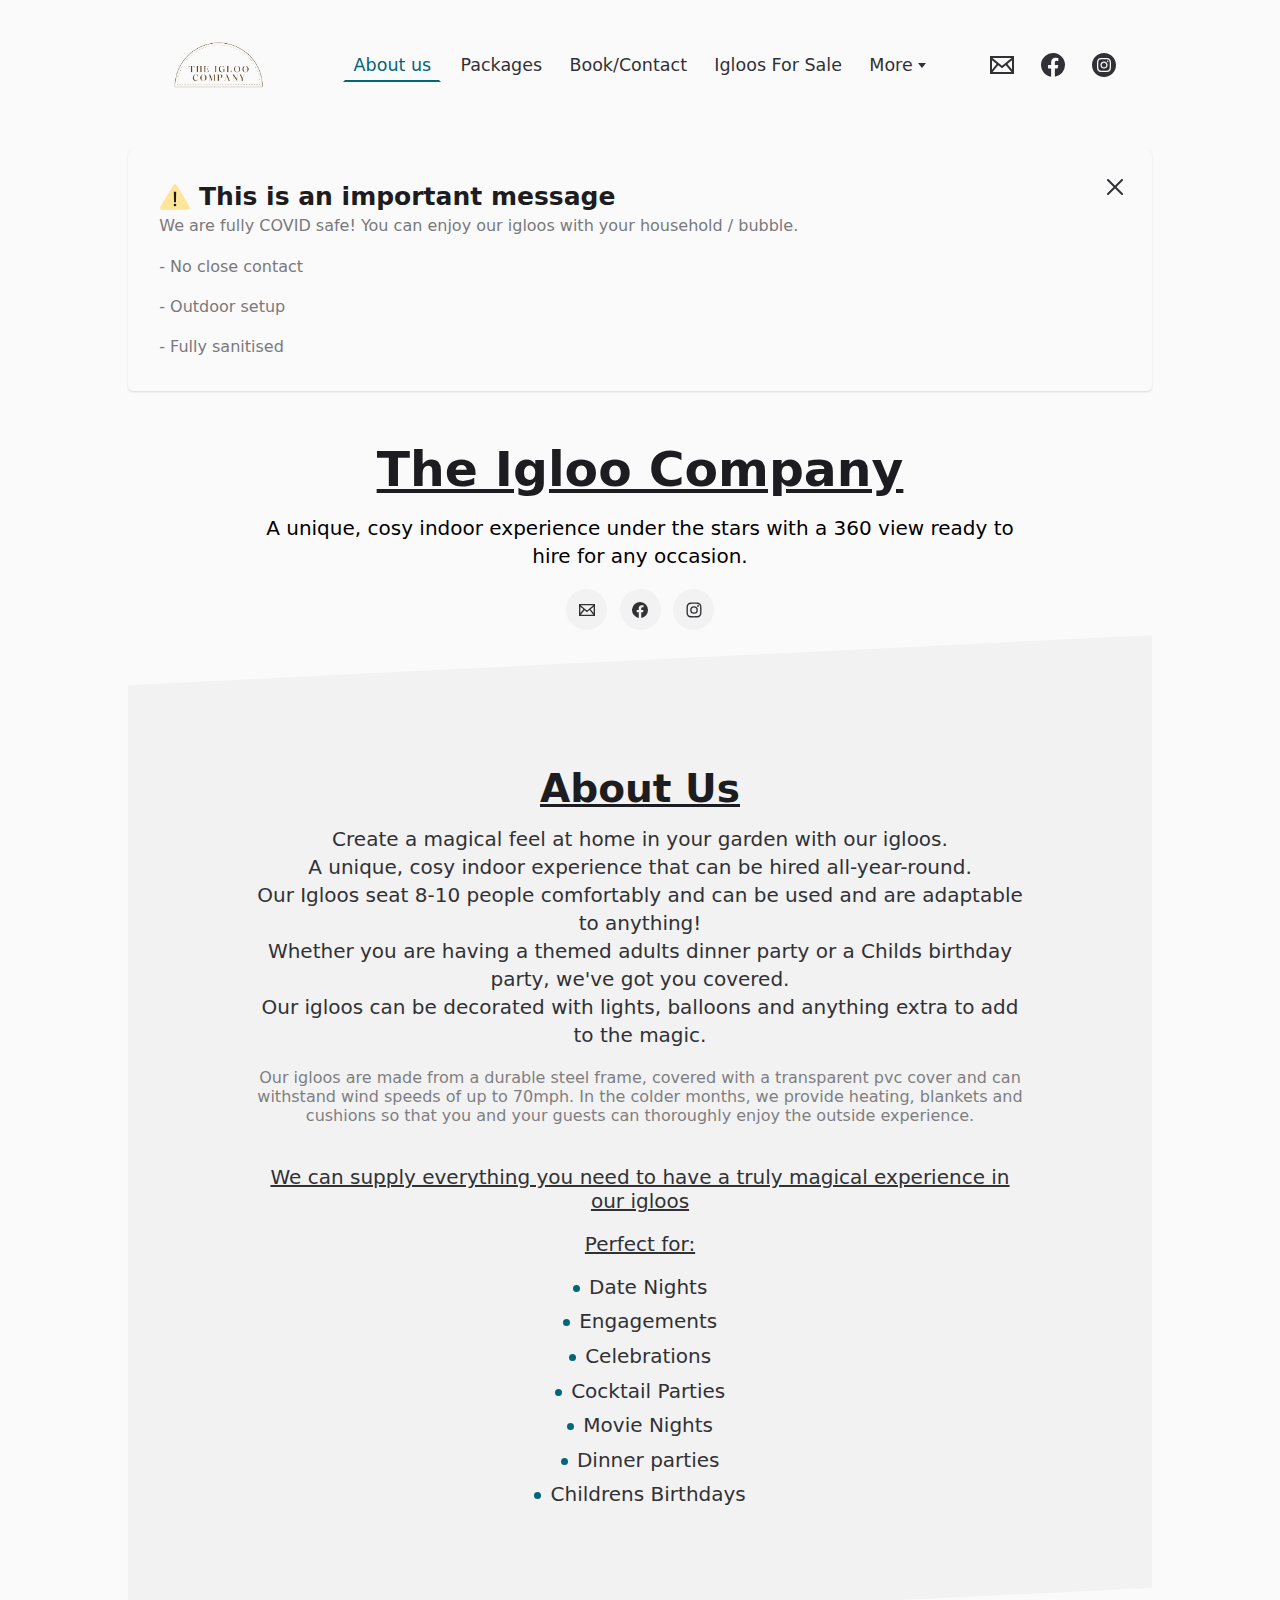
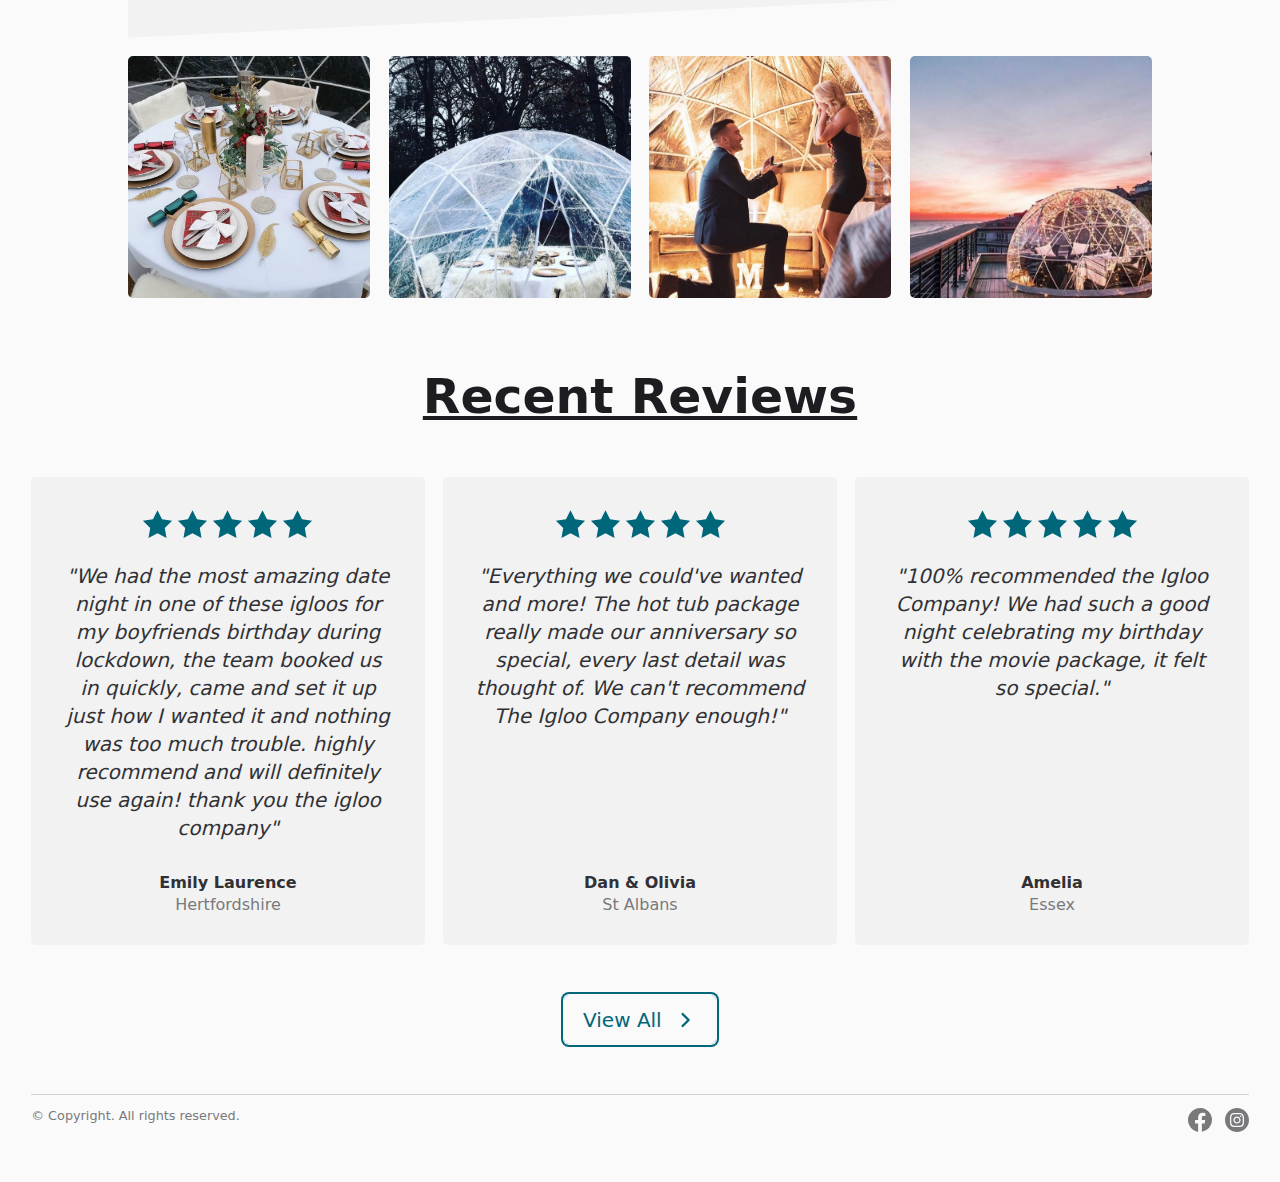
<file: index.html>
<!doctype html>
<html lang="en">

<head>
  <meta charset="UTF-8">
  <meta name="viewport" content="width=device-width, initial-scale=1">
  <script>document.getElementsByTagName("html")[0].className += " js";</script>
  <link rel="stylesheet" href="assets/css/style.css">
  <link rel="stylesheet" href="assets/css/main.css">
  <!-- Uncomment the script below if you need to support browsers where CSS Variables have not been implemented (e.g., IE11) -->
  <!-- <script>
    if(!('CSS' in window) || !CSS.supports('color', 'var(--color-var)')) {var cfStyle = document.getElementById('codyframe');if(cfStyle) {var href = cfStyle.getAttribute('href');href = href.replace('style.css', 'style-fallback.css');cfStyle.setAttribute('href', href);}}
  </script> -->
  <title>About us</title>
</head>

<body>
  <div class="inner-container">
    <a class="back-to-top js-back-to-top" href="#" data-offset="100" data-duration="300">
      <svg class="icon" viewBox="0 0 16 16">
        <title>Go to top of page</title>
        <g stroke-width="1" stroke="currentColor">
          <polyline fill="none" stroke="currentColor" stroke-linecap="round" stroke-linejoin="round"
            stroke-miterlimit="10" points="15.5,11.5 8,4 0.5,11.5 "></polyline>
        </g>
      </svg>
    </a>
    <header class="f-header position-relative js-f-header">
      <div class="f-header__mobile-content container max-width-lg">
        <a href="index.html" class="f-header__logo">
          <img src="images/logo/1a135e025ea6efb74739a5352acae87cd7553780.png"></img>
        </a>

        <button class="reset anim-menu-btn js-anim-menu-btn f-header__nav-control js-tab-focus"
          aria-label="Toggle menu">
          <i class="anim-menu-btn__icon anim-menu-btn__icon--close" aria-hidden="true"></i>
        </button>
      </div>

      <div class="f-header__nav" role="navigation">
        <div class="f-header__nav-grid justify-between@md container max-width-lg">
          <div class="f-header__nav-logo-wrapper flex-grow flex-basis-0">
            <a href="index.html" class="f-header__logo">
              <img src="images/logo/1a135e025ea6efb74739a5352acae87cd7553780.png"></img>
            </a>
          </div>

          <ul class="f-header__list flex-grow flex-basis-0 justify-center@md">
            <li class="f-header__item"><a href="index.html" class="f-header__link" aria-current="page">About us</a></li>
            <li class="f-header__item"><a href="packages.html" class="f-header__link">Packages</a></li>
            <li class="f-header__item"><a href="contact-us.html" class="f-header__link">Book/Contact</a></li>
            <li class="f-header__item"><a href="igloos-for-sale.html" class="f-header__link">Igloos For Sale</a></li>
            <li class="f-header__item">
              <a href="#0" class="f-header__link f-header__hidden">
                <span>More</span>
                <svg class="f-header__dropdown-icon icon" aria-hidden="true" viewBox="0 0 12 12">
                  <path d="M6,9l4-5H2Z" />
                </svg>
              </a>
              <ul class="f-header__dropdown">
                <li><a href="reviews.html" class="f-header__dropdown-link f-header__underline">Reviews</a></li>
                <li><a href="bookingT&Cs.html" class="f-header__dropdown-link f-header__underline">Booking T&Cs</a></li>
                <li><a href="FAQs.html" class="f-header__dropdown-link">FAQs</a></li>
              </ul>
            </li>
          </ul>

          <ul class="f-header__list flex-grow flex-basis-0 justify-end@md">
            <li class="f-header__item">
              <a href="mailto:info@theigloocompany.co.uk" class="f-header__link f-header__link--icon"
                aria-label="Send us an Email">
                <svg class="icon" xmlns="http://www.w3.org/2000/svg" width="24" height="24" viewBox="0 0 24 24">
                  <path
                    d="M0 3v18h24v-18h-24zm6.623 7.929l-4.623 5.712v-9.458l4.623 3.746zm-4.141-5.929h19.035l-9.517 7.713-9.518-7.713zm5.694 7.188l3.824 3.099 3.83-3.104 5.612 6.817h-18.779l5.513-6.812zm9.208-1.264l4.616-3.741v9.348l-4.616-5.607z">
                  </path>
                </svg>
                <span class="margin-left-xxs text-sm">Send us an Email</span>
              </a>
            </li>

            <li class="f-header__item">
              <a href="https://www.facebook.com/THEIGLOOCOMPANY" target="_blank"
                class="f-header__link f-header__link--icon" aria-label="Follow us on Facebook">
                <svg class="icon" viewBox="0 0 32 32">
                  <path
                    d="M32,16A16,16,0,1,0,13.5,31.806V20.625H9.438V16H13.5V12.475c0-4.01,2.389-6.225,6.043-6.225a24.644,24.644,0,0,1,3.582.312V10.5H21.107A2.312,2.312,0,0,0,18.5,13v3h4.438l-.71,4.625H18.5V31.806A16,16,0,0,0,32,16Z">
                  </path>
                </svg>
                <span class="margin-left-xxs text-sm">Follow us on Facebook</span>
              </a>
            </li>

            <li class="f-header__item">
              <a href="https://www.instagram.com/theigloocompany__/" target="_blank"
                class="f-header__link f-header__link--icon" aria-label="Follow us on Instagram">
                <svg class="icon" xmlns="http://www.w3.org/2000/svg" width="24" height="24" viewBox="0 0 24 24">
                  <path
                    d="M14.829 6.302c-.738-.034-.96-.04-2.829-.04s-2.09.007-2.828.04c-1.899.087-2.783.986-2.87 2.87-.033.738-.041.959-.041 2.828s.008 2.09.041 2.829c.087 1.879.967 2.783 2.87 2.87.737.033.959.041 2.828.041 1.87 0 2.091-.007 2.829-.041 1.899-.086 2.782-.988 2.87-2.87.033-.738.04-.96.04-2.829s-.007-2.09-.04-2.828c-.088-1.883-.973-2.783-2.87-2.87zm-2.829 9.293c-1.985 0-3.595-1.609-3.595-3.595 0-1.985 1.61-3.594 3.595-3.594s3.595 1.609 3.595 3.594c0 1.985-1.61 3.595-3.595 3.595zm3.737-6.491c-.464 0-.84-.376-.84-.84 0-.464.376-.84.84-.84.464 0 .84.376.84.84 0 .463-.376.84-.84.84zm-1.404 2.896c0 1.289-1.045 2.333-2.333 2.333s-2.333-1.044-2.333-2.333c0-1.289 1.045-2.333 2.333-2.333s2.333 1.044 2.333 2.333zm-2.333-12c-6.627 0-12 5.373-12 12s5.373 12 12 12 12-5.373 12-12-5.373-12-12-12zm6.958 14.886c-.115 2.545-1.532 3.955-4.071 4.072-.747.034-.986.042-2.887.042s-2.139-.008-2.886-.042c-2.544-.117-3.955-1.529-4.072-4.072-.034-.746-.042-.985-.042-2.886 0-1.901.008-2.139.042-2.886.117-2.544 1.529-3.955 4.072-4.071.747-.035.985-.043 2.886-.043s2.14.008 2.887.043c2.545.117 3.957 1.532 4.071 4.071.034.747.042.985.042 2.886 0 1.901-.008 2.14-.042 2.886z">
                  </path>
                </svg>
                <span class="margin-left-xxs text-sm">Follow us on Instagram</span>
              </a>
            </li>
          </ul>
        </div>
      </div>
    </header>
  </div>

  <div class="main-container">
    <div class="alert-card bg radius-md padding-md shadow-xs js-alert-card">
      <div class="text-component text-sm line-height-lg">
        <h1 class="text-lg flex flex-wrap gap-xxxs items-center padding-right-lg">
          <div>
            <svg class="block icon icon--md" viewBox="0 0 48 48" aria-hidden="true">
              <path
                d="M46.019,38.447,26.566,6.309a3,3,0,0,0-5.132,0L1.982,38.447A3,3,0,0,0,4.548,43h38.9a3,3,0,0,0,2.568-4.553Z"
                opacity="0.5" fill="var(--color-warning)" />
              <g fill="var(--color-contrast-higher)">
                <polygon points="25.757 16.182 25.481 31.725 22.53 31.725 22.252 16.182 25.757 16.182" />
                <circle cx="24" cy="36" r="2" />
              </g>
            </svg>
          </div>
          <span>This is an important message</span>
        </h1>

        <p class="color-contrast-medium">We are fully COVID safe! You can enjoy our igloos with your household /
          bubble.
        </p>
        <p class="color-contrast-medium">- No close contact</p>
        <p class="color-contrast-medium">- Outdoor setup</p>
        <p class="color-contrast-medium">- Fully sanitised</p>
      </div>

      <button class="reset alert-card__close-btn js-tab-focus js-alert-card__close-btn">
        <svg class="icon icon--xs" viewBox="0 0 16 16">
          <title>Hide alert</title>
          <g fill="none" stroke="currentColor" stroke-miterlimit="10" stroke-width="2" stroke-linecap="round"
            stroke-linejoin="round">
            <line x1="1" y1="1" x2="15" y2="15" />
            <line x1="15" y1="1" x2="1" y2="15" />
          </g>
        </svg>
      </button>
    </div>

    <section class="hero hero--overlay-layer position-relative padding-y-mix">
      <div class="container max-width-adaptive-sm">
        <div class="position-relative z-index-2 text-center">

          <div class="text-component margin-bottom-sm">
            <h1 style="text-decoration:underline;">The Igloo Company</h1>
            <p style="color:#000">A unique, cosy indoor experience under the stars with a 360 view ready to
              hire for any occasion.</p>
          </div>

        </div>
      </div>
    </section>

    <section>
      <ul class="flex gap-xs flex-wrap justify-center">
        <li>
          <a href="mailto:info@theigloocompany.co.uk" target="_blank" class="author__social">
            <svg class="icon" xmlns="http://www.w3.org/2000/svg" width="24" height="24" viewBox="0 0 24 24">
              <title>Send us an Email</title>
              <path
                d="M0 3v18h24v-18h-24zm6.623 7.929l-4.623 5.712v-9.458l4.623 3.746zm-4.141-5.929h19.035l-9.517 7.713-9.518-7.713zm5.694 7.188l3.824 3.099 3.83-3.104 5.612 6.817h-18.779l5.513-6.812zm9.208-1.264l4.616-3.741v9.348l-4.616-5.607z">
              </path>
            </svg>
          </a>
        </li>

        <li>
          <a href="https://www.facebook.com/THEIGLOOCOMPANY" target="_blank" class="author__social">
            <svg class="icon" viewBox="0 0 32 32">
              <title>Follow us on Facebook</title>
              <path
                d="M32,16A16,16,0,1,0,13.5,31.806V20.625H9.438V16H13.5V12.475c0-4.01,2.389-6.225,6.043-6.225a24.644,24.644,0,0,1,3.582.312V10.5H21.107A2.312,2.312,0,0,0,18.5,13v3h4.438l-.71,4.625H18.5V31.806A16,16,0,0,0,32,16Z">
              </path>
            </svg>
          </a>
        </li>

        <li>
          <a href="https://www.instagram.com/theigloocompany__/" target="_blank" class="author__social">
            <svg class="icon" viewBox="0 0 32 32">
              <title>Follow us on Instagram</title>
              <path
                d="M16,3.7c4,0,4.479.015,6.061.087a6.426,6.426,0,0,1,4.51,1.639,6.426,6.426,0,0,1,1.639,4.51C28.282,11.521,28.3,12,28.3,16s-.015,4.479-.087,6.061a6.426,6.426,0,0,1-1.639,4.51,6.425,6.425,0,0,1-4.51,1.639c-1.582.072-2.056.087-6.061.087s-4.479-.015-6.061-.087a6.426,6.426,0,0,1-4.51-1.639,6.425,6.425,0,0,1-1.639-4.51C3.718,20.479,3.7,20.005,3.7,16s.015-4.479.087-6.061a6.426,6.426,0,0,1,1.639-4.51A6.426,6.426,0,0,1,9.939,3.79C11.521,3.718,12,3.7,16,3.7M16,1c-4.073,0-4.584.017-6.185.09a8.974,8.974,0,0,0-6.3,2.427,8.971,8.971,0,0,0-2.427,6.3C1.017,11.416,1,11.927,1,16s.017,4.584.09,6.185a8.974,8.974,0,0,0,2.427,6.3,8.971,8.971,0,0,0,6.3,2.427c1.6.073,2.112.09,6.185.09s4.584-.017,6.185-.09a8.974,8.974,0,0,0,6.3-2.427,8.971,8.971,0,0,0,2.427-6.3c.073-1.6.09-2.112.09-6.185s-.017-4.584-.09-6.185a8.974,8.974,0,0,0-2.427-6.3,8.971,8.971,0,0,0-6.3-2.427C20.584,1.017,20.073,1,16,1Z">
              </path>
              <path d="M16,8.3A7.7,7.7,0,1,0,23.7,16,7.7,7.7,0,0,0,16,8.3ZM16,21a5,5,0,1,1,5-5A5,5,0,0,1,16,21Z">
              </path>
              <circle cx="24.007" cy="7.993" r="1.8"></circle>
            </svg>
          </a>
        </li>
      </ul>
    </section>

    <section class="diagonal-section diagonal-section--flip-x bg-contrast-lower margin-bottom-sm">
      <div class="container max-width-adaptive-sm padding-y-xxl">
        <div class="text-center">

          <div class="text-component margin-bottom-sm">
            <h2 style="text-decoration:underline;">About Us</h2>
            <p>Create a magical feel at home in your garden with our igloos.<br>
              A unique, cosy indoor experience that can be hired all-year-round.<br>
              Our Igloos seat 8-10 people comfortably and can be used and are adaptable to anything!<br>
              Whether you are having a themed adults dinner party or a Childs birthday party, we've got you
              covered.<br>
              Our igloos can be decorated with lights, balloons and anything extra to add to the magic.
            </p>
          </div>

          <div class="text-sm opacity-60% margin-bottom-lg">Our igloos are made from a durable steel frame, covered
            with a transparent pvc cover and can withstand wind speeds of up
            to 70mph. In the colder months, we provide heating, blankets and cushions so that you and your guests can
            thoroughly
            enjoy the outside experience.
          </div>

          <ul class="list list--ul">
            <p class="margin-bottom-sm" style="text-decoration:underline;">We can supply everything you need to have a
              truly magical experience in our igloos</p>
            <p class="margin-bottom-sm" style="text-decoration:underline;">Perfect for:</p>
            <li>Date Nights</li>
            <li>Engagements</li>
            <li>Celebrations</li>
            <li>Cocktail Parties</li>
            <li>Movie Nights</li>
            <li>Dinner parties</li>
            <li>Childrens Birthdays</li>
          </ul>
        </div>
      </div>
    </section>

    <section>

      <div class="grid gap-sm margin-bottom-md">

        <div class="card-v2 radius-md col-3@md">
          <figure>
            <img src="images/other/9a8c0755f3b37781a400e64088df3246e5681db3.png">
          </figure>
        </div>

        <div class="card-v2 radius-md col-3@md">
          <figure>
            <img src="images/other/135529531_101145358606901_5176285842284810782_o.png">
          </figure>
        </div>

        <div class="card-v2 radius-md col-3@md">
          <figure>
            <img src="images/other/136111461_102774241777346_2921558087342331997_o.png">
          </figure>
        </div>

        <div class="card-v2 radius-md col-3@md">
          <figure>
            <img src="images/other/137305009_104363594951744_4830474763194752504_o.png">
          </figure>
        </div>
      </div>
    </section>

    <div class="carousel flex flex-column js-carousel" data-drag="on">

      <div class="carousel__wrapper order-2 overflow-hidden">
        <ol class="carousel__list">
          <li class="carousel__item">
            <img src="images/other/9a8c0755f3b37781a400e64088df3246e5681db3.png"></img>
          </li>

          <li class="carousel__item">
            <img src="images/other/135529531_101145358606901_5176285842284810782_o.png"></img>
          </li>

          <li class="carousel__item">
            <img src="images/other/136111461_102774241777346_2921558087342331997_o.png"></img>
          </li>

          <li class="carousel__item">
            <img src="images/other/137305009_104363594951744_4830474763194752504_o.png"></img>
          </li>
        </ol>
      </div>

      <nav class="margin-bottom-xs order-1 no-js:is-hidden">
        <ul class="flex gap-xxxs justify-end">
          <li>
            <button class="reset carousel__control carousel__control--prev js-carousel__control js-tab-focus">
              <svg class="icon" viewBox="0 0 20 20">
                <title>Previous</title>
                <polyline points="13 18 5 10 13 2" fill="none" stroke="currentColor" stroke-miterlimit="10"
                  stroke-width="2" />
              </svg>
            </button>
          </li>

          <li>
            <button class="reset carousel__control carousel__control--next js-carousel__control js-tab-focus">
              <svg class="icon" viewBox="0 0 20 20">
                <title>Next</title>
                <polyline points="7 18 15 10 7 2" fill="none" stroke="currentColor" stroke-miterlimit="10"
                  stroke-width="2" />
              </svg>
            </button>
          </li>
        </ul>
      </nav>
    </div>
  </div>

  <section>
    <div class="container max-width-adaptive-lg">
      <div class="margin-bottom-lg">
        <h1 class="text-center" style="text-decoration: underline;">Recent Reviews</h1>
      </div>

      <div class="grid gap-sm justify-center margin-bottom-md">
        <div class="bg-contrast-lower radius-md padding-md text-center flex@md flex-column@md col-4@md">
          <div class="rating rating--read-only js-rating js-rating--read-only margin-bottom-sm">
            <p class="sr-only">The rating of this product is <span class="rating__value js-rating__value">5</span> out
              of 5</p>

            <div class="rating__control rating__control--is-hidden js-rating__control">
              <svg width="24" height="24" viewBox="0 0 24 24">
                <polygon
                  points="12 1.489 15.09 7.751 22 8.755 17 13.629 18.18 20.511 12 17.261 5.82 20.511 7 13.629 2 8.755 8.91 7.751 12 1.489"
                  fill="currentColor" />
              </svg>
            </div>
          </div>

          <blockquote class="line-height-md margin-bottom-md" style="font-style: italic;">"We had the most amazing
            date
            night in one of these igloos
            for my boyfriends birthday during lockdown, the team booked us in quickly, came and set it up just how I
            wanted it and nothing was too much trouble. highly recommend and will definitely use again!
            thank you the igloo company"</blockquote>

          <footer class="flex flex-column items-center margin-top-auto@md">
            <cite class="text-sm">
              <strong>Emily Laurence</strong>
              <span class="block color-contrast-medium margin-top-xxxxs">Hertfordshire</span>
            </cite>
          </footer>
        </div>

        <div class="bg-contrast-lower radius-md padding-md text-center flex@md flex-column@md col-4@md">
          <div class="rating rating--read-only js-rating js-rating--read-only margin-bottom-sm">
            <p class="sr-only">The rating of this product is <span class="rating__value js-rating__value">5</span> out
              of 5</p>

            <div class="rating__control rating__control--is-hidden js-rating__control">
              <svg width="24" height="24" viewBox="0 0 24 24">
                <polygon
                  points="12 1.489 15.09 7.751 22 8.755 17 13.629 18.18 20.511 12 17.261 5.82 20.511 7 13.629 2 8.755 8.91 7.751 12 1.489"
                  fill="currentColor" />
              </svg>
            </div>
          </div>

          <blockquote class="line-height-md margin-bottom-md" style="font-style: italic;">"Everything we could've
            wanted and more! The hot tub package really made our anniversary so special, every last detail was 
            thought of. We can't recommend The Igloo Company enough!"</blockquote>

          <footer class="flex flex-column items-center margin-top-auto@md">
            <cite class="text-sm">
              <strong>Dan & Olivia</strong>
              <span class="block color-contrast-medium margin-top-xxxxs">St Albans</span>
            </cite>
          </footer>
        </div>

        <div class="bg-contrast-lower radius-md padding-md text-center flex@md flex-column@md col-4@md">
          <div class="rating rating--read-only js-rating js-rating--read-only margin-bottom-sm">
            <p class="sr-only">The rating of this product is <span class="rating__value js-rating__value">5</span> out
              of 5</p>

            <div class="rating__control rating__control--is-hidden js-rating__control">
              <svg width="24" height="24" viewBox="0 0 24 24">
                <polygon
                  points="12 1.489 15.09 7.751 22 8.755 17 13.629 18.18 20.511 12 17.261 5.82 20.511 7 13.629 2 8.755 8.91 7.751 12 1.489"
                  fill="currentColor" />
              </svg>
            </div>
          </div>

          <blockquote class="line-height-md margin-bottom-md" style="font-style: italic;">"100% recommended the Igloo 
            Company! We had such a good night celebrating my birthday with the movie package, it felt so special."</blockquote>

          <footer class="flex flex-column items-center margin-top-auto@md">
            <cite class="text-sm">
              <strong>Amelia</strong>
              <span class="block color-contrast-medium margin-top-xxxxs">Essex</span>
            </cite>
          </footer>
        </div>
      </div>

    </div>

    <div class="text-center">
      <a class="btn-fx-1" href="reviews.html">
        <div class="btn-fx-1__inner padding-y-xs padding-x-sm">
          <span>View All</span>
      
          <div class="btn-fx-1__icon-wrapper" aria-hidden="true">
            <svg class="icon margin-left-xxs" viewBox="0 0 20 20"><polyline points="8 5 13 10 8 15" fill="none" stroke="currentColor" stroke-linecap="round" stroke-linejoin="round" stroke-width="2"/></svg>
      
            <svg class="icon margin-left-xxs" viewBox="0 0 20 20"><polyline points="8 5 13 10 8 15" fill="none" stroke="currentColor" stroke-linecap="round" stroke-linejoin="round" stroke-width="2"/></svg>
          </div>
        </div>
      </a>
    </div>
  </section>

  <footer class="main-footer" style="padding-bottom: var(--space-lg);">
    <div class="container max-width-lg">

      <div class="main-footer__colophon border-top padding-top-xs margin-top-lg">
        <div class="text-sm text-xs@md color-contrast-medium flex flex-wrap gap-xs">
          <span>&copy; Copyright. All rights reserved.</span>
        </div>

        <div class="flex items-center gap-xs">
          <a href="https://www.facebook.com/THEIGLOOCOMPANY" target="_blank" class="main-footer__social">
            <svg class="icon block" viewBox="0 0 32 32">
              <title>Follow us on Facebook</title>
              <g>
                <path
                  d="M32,16A16,16,0,1,0,13.5,31.806V20.625H9.438V16H13.5V12.475c0-4.01,2.389-6.225,6.043-6.225a24.644,24.644,0,0,1,3.582.312V10.5H21.107A2.312,2.312,0,0,0,18.5,13v3h4.438l-.71,4.625H18.5V31.806A16,16,0,0,0,32,16Z">
                </path>
              </g>
            </svg>
          </a>

          <a href="https://www.instagram.com/theigloocompany__/" target="_blank" class="main-footer__social">
            <svg class="icon block" xmlns="http://www.w3.org/2000/svg" width="24" height="24" viewBox="0 0 24 24">
              <title>Follow us on Instagram</title>
              <g>
                <path
                  d="M14.829 6.302c-.738-.034-.96-.04-2.829-.04s-2.09.007-2.828.04c-1.899.087-2.783.986-2.87 2.87-.033.738-.041.959-.041 2.828s.008 2.09.041 2.829c.087 1.879.967 2.783 2.87 2.87.737.033.959.041 2.828.041 1.87 0 2.091-.007 2.829-.041 1.899-.086 2.782-.988 2.87-2.87.033-.738.04-.96.04-2.829s-.007-2.09-.04-2.828c-.088-1.883-.973-2.783-2.87-2.87zm-2.829 9.293c-1.985 0-3.595-1.609-3.595-3.595 0-1.985 1.61-3.594 3.595-3.594s3.595 1.609 3.595 3.594c0 1.985-1.61 3.595-3.595 3.595zm3.737-6.491c-.464 0-.84-.376-.84-.84 0-.464.376-.84.84-.84.464 0 .84.376.84.84 0 .463-.376.84-.84.84zm-1.404 2.896c0 1.289-1.045 2.333-2.333 2.333s-2.333-1.044-2.333-2.333c0-1.289 1.045-2.333 2.333-2.333s2.333 1.044 2.333 2.333zm-2.333-12c-6.627 0-12 5.373-12 12s5.373 12 12 12 12-5.373 12-12-5.373-12-12-12zm6.958 14.886c-.115 2.545-1.532 3.955-4.071 4.072-.747.034-.986.042-2.887.042s-2.139-.008-2.886-.042c-2.544-.117-3.955-1.529-4.072-4.072-.034-.746-.042-.985-.042-2.886 0-1.901.008-2.139.042-2.886.117-2.544 1.529-3.955 4.072-4.071.747-.035.985-.043 2.886-.043s2.14.008 2.887.043c2.545.117 3.957 1.532 4.071 4.071.034.747.042.985.042 2.886 0 1.901-.008 2.14-.042 2.886z">
                </path>
              </g>
            </svg>
          </a>
        </div>

      </div>

    </div>
  </footer>

  <script src="assets/js/scripts.js"></script>
  <script src="assets/js/alert-card.js"></script>
  <script src="assets/js/flexi-header.js"></script>
  <script src="assets/js/anim-menu-btn.js"></script>
  <script src="assets/js/accordion.js"></script>
  <script src="assets/js/swipe-content.js"></script>
  <script src="assets/js/carousel.js"></script>
  <script src="assets/js/ratings.js"></script>
  <script src="assets/js/back-to-top.js"></script>
</body>

</html>
</file>
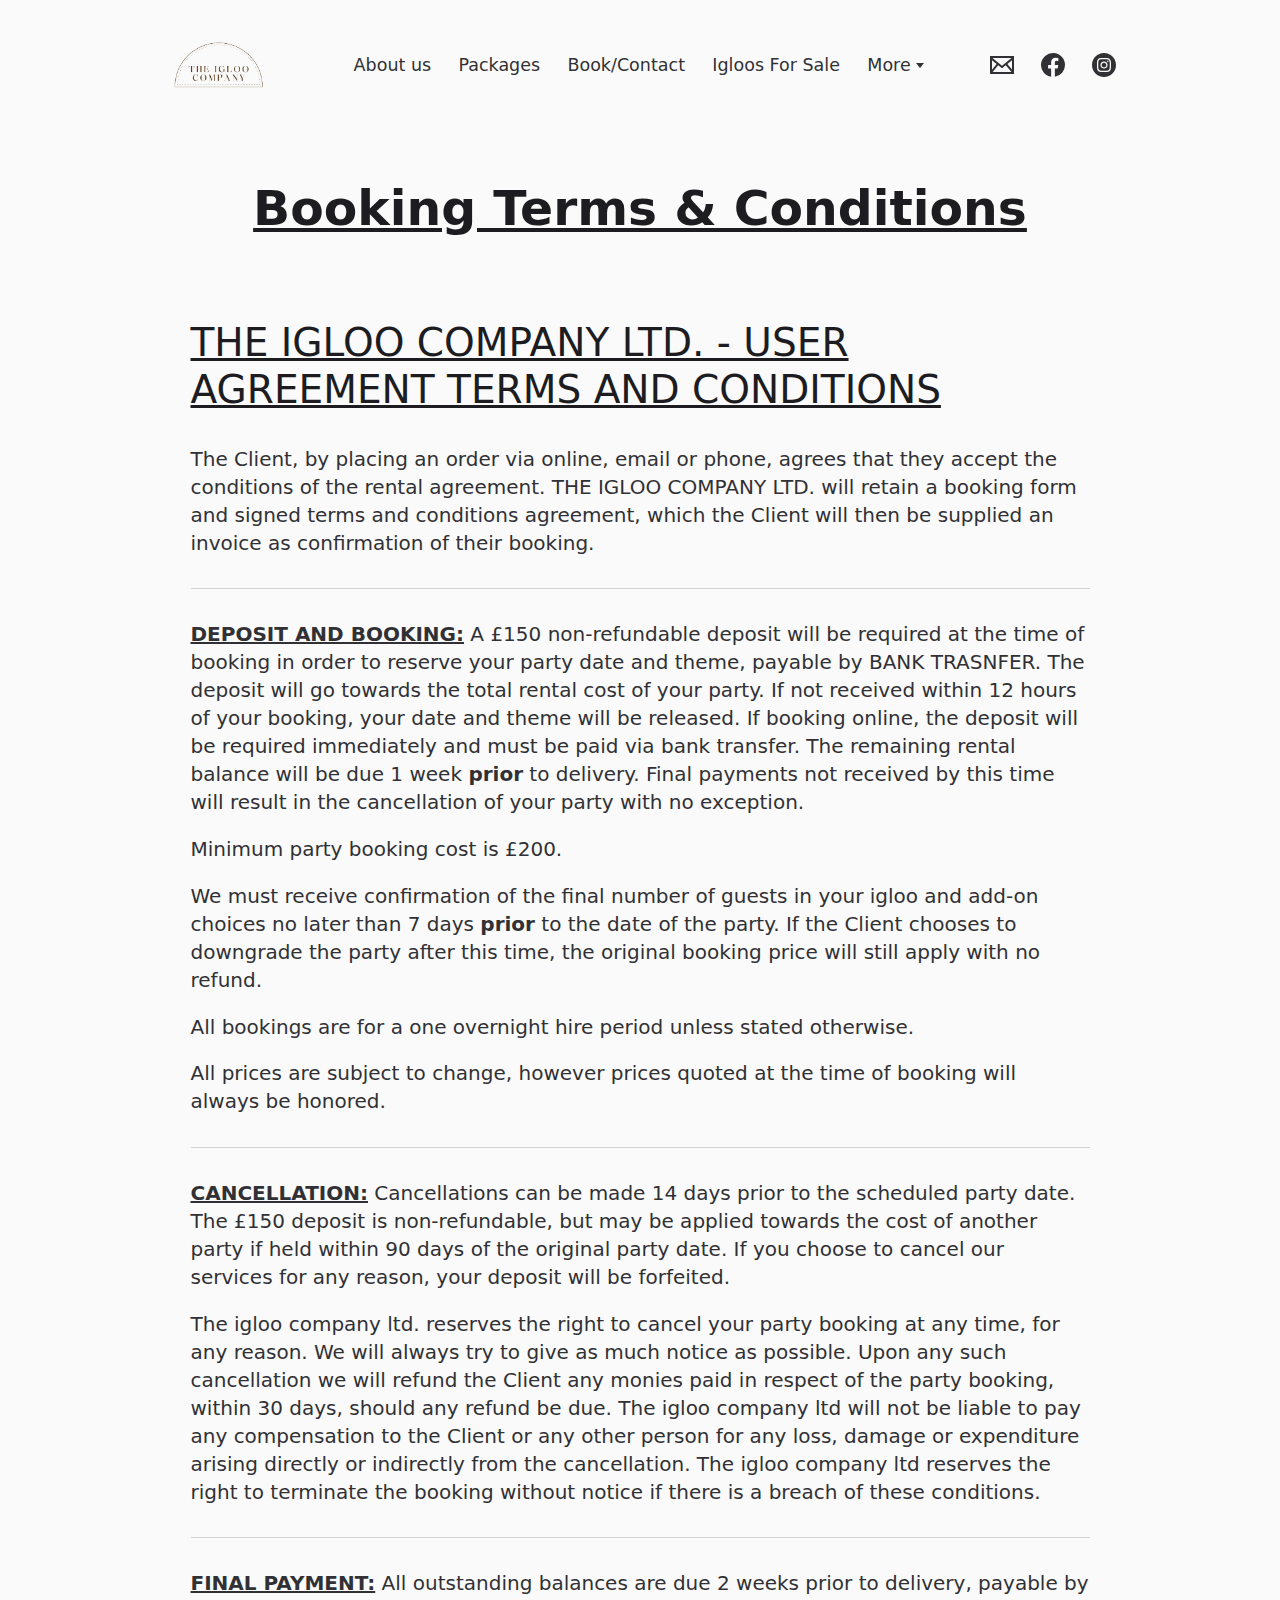
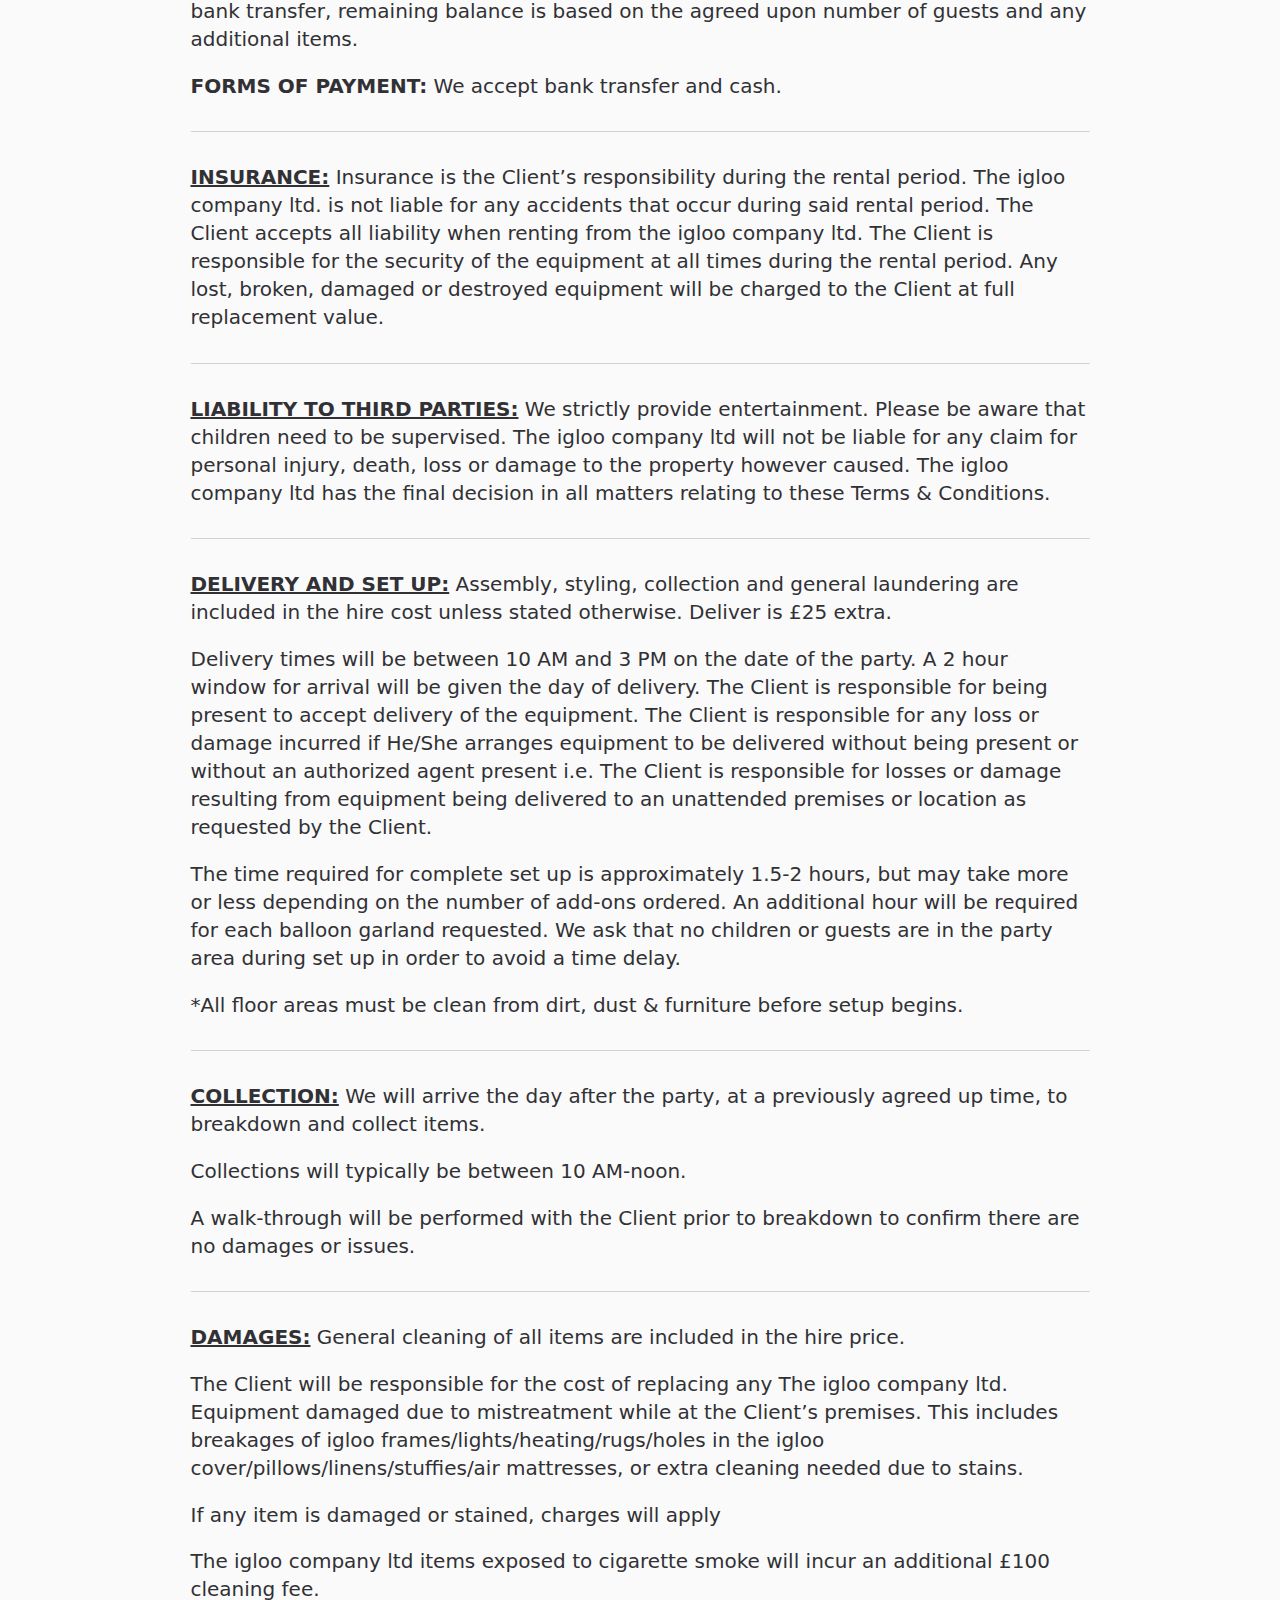
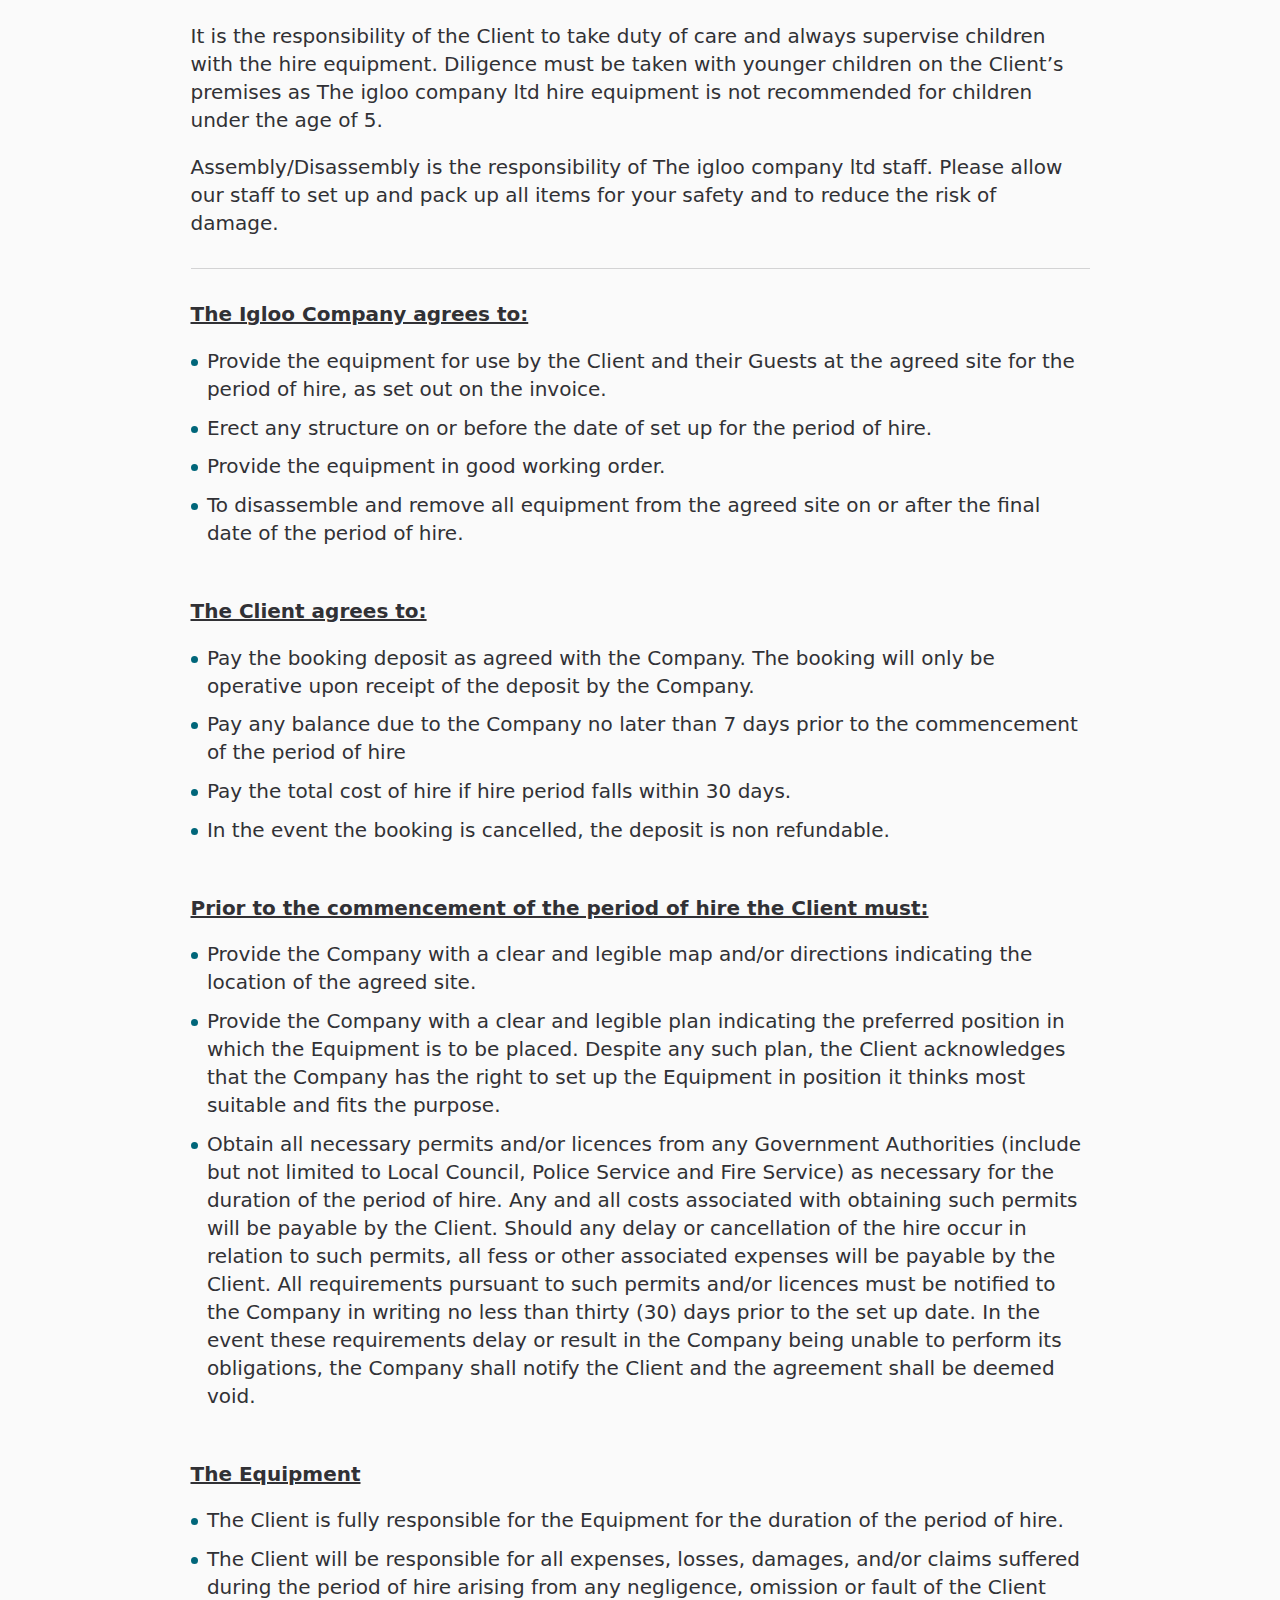
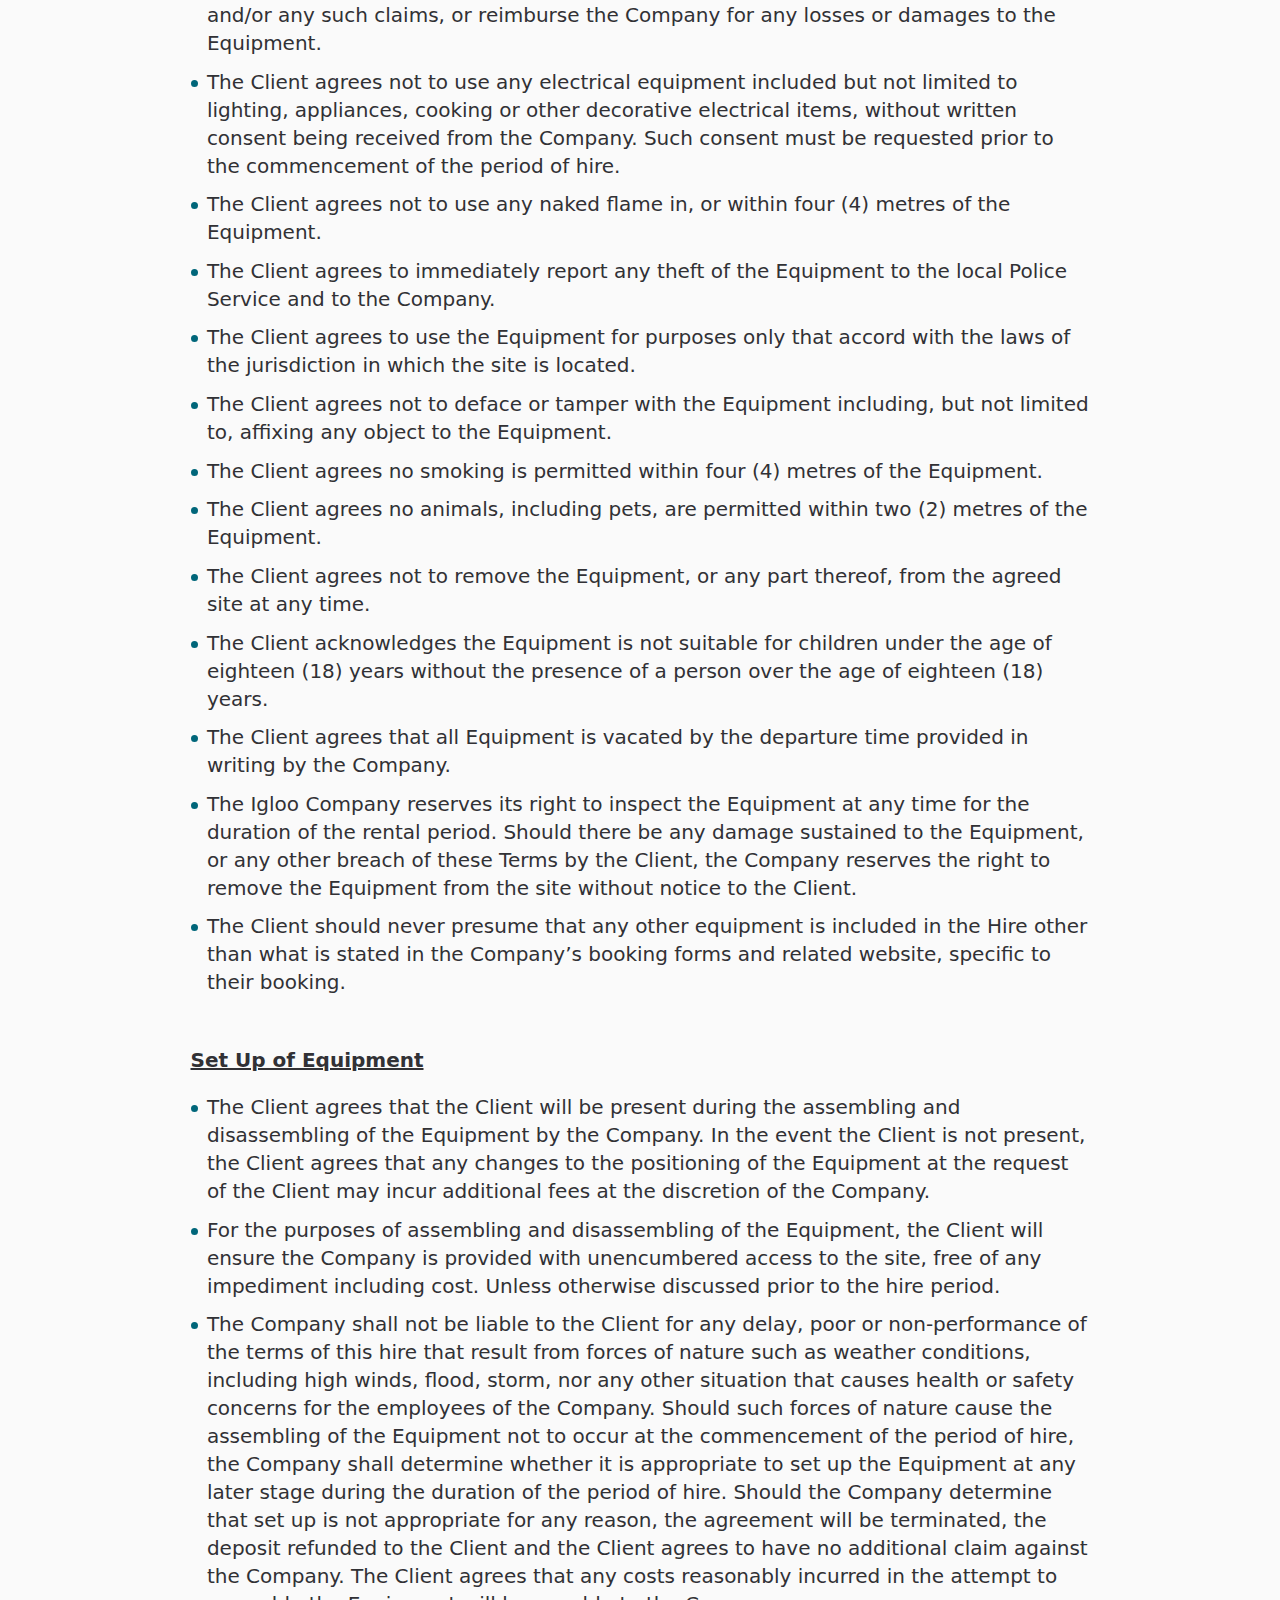
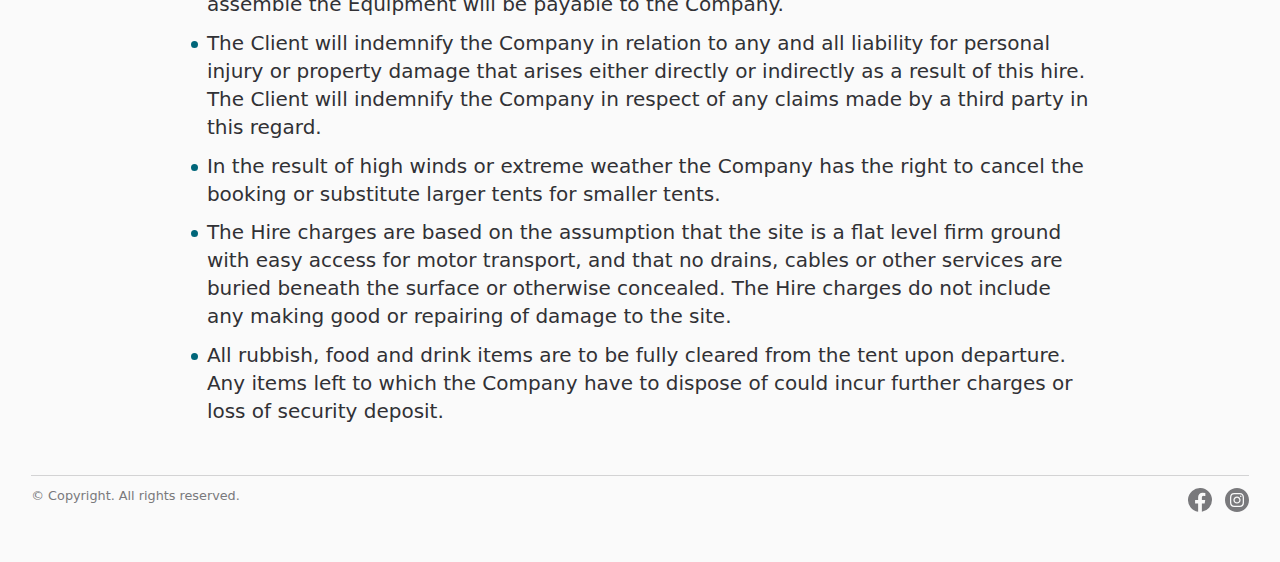
<file: bookingT&Cs.html>
<!doctype html>
<html lang="en">

<head>
    <meta charset="UTF-8">
    <meta name="viewport" content="width=device-width, initial-scale=1">
    <script>document.getElementsByTagName("html")[0].className += " js";</script>
    <link rel="stylesheet" href="assets/css/style.css">
    <link rel="stylesheet" href="assets/css/main.css">
    <!-- Uncomment the script below if you need to support browsers where CSS Variables have not been implemented (e.g., IE11) -->
    <!-- <script>
    if(!('CSS' in window) || !CSS.supports('color', 'var(--color-var)')) {var cfStyle = document.getElementById('codyframe');if(cfStyle) {var href = cfStyle.getAttribute('href');href = href.replace('style.css', 'style-fallback.css');cfStyle.setAttribute('href', href);}}
  </script> -->
    <title>Booking T&Cs</title>
</head>

<body>
    <div class="inner-container">
        <a class="back-to-top js-back-to-top" href="#" data-offset="100" data-duration="300">
            <svg class="icon" viewBox="0 0 16 16">
                <title>Go to top of page</title>
                <g stroke-width="1" stroke="currentColor">
                    <polyline fill="none" stroke="currentColor" stroke-linecap="round" stroke-linejoin="round"
                        stroke-miterlimit="10" points="15.5,11.5 8,4 0.5,11.5 "></polyline>
                </g>
            </svg>
        </a>
        <header class="f-header position-relative js-f-header">
            <div class="f-header__mobile-content container max-width-lg">
                <a href="index.html" class="f-header__logo">
                    <img src="images/logo/1a135e025ea6efb74739a5352acae87cd7553780.png">
                    <title>Go to homepage</title></img>
                </a>

                <button class="reset anim-menu-btn js-anim-menu-btn f-header__nav-control js-tab-focus"
                    aria-label="Toggle menu">
                    <i class="anim-menu-btn__icon anim-menu-btn__icon--close" aria-hidden="true"></i>
                </button>
            </div>

            <div class="f-header__nav" role="navigation">
                <div class="f-header__nav-grid justify-between@md container max-width-lg">
                    <div class="f-header__nav-logo-wrapper flex-grow flex-basis-0">
                        <a href="index.html" class="f-header__logo">
                            <img src="images/logo/1a135e025ea6efb74739a5352acae87cd7553780.png">
                            <title>Go to homepage</title></img>
                        </a>
                    </div>

                    <ul class="f-header__list flex-grow flex-basis-0 justify-center@md">
                        <li class="f-header__item"><a href="index.html" class="f-header__link">About us</a></li>
                        <li class="f-header__item"><a href="packages.html" class="f-header__link">Packages</a></li>
                        <li class="f-header__item"><a href="contact-us.html" class="f-header__link">Book/Contact</a></li>
                        <li class="f-header__item"><a href="igloos-for-sale.html" class="f-header__link">Igloos For Sale</a></li>
                        <li class="f-header__item">
                            <a href="#0" class="f-header__link f-header__hidden">
                                <span>More</span>
                                <svg class="f-header__dropdown-icon icon" aria-hidden="true" viewBox="0 0 12 12">
                                    <path d="M6,9l4-5H2Z" />
                                </svg>
                            </a>
                            <ul class="f-header__dropdown">
                                <li><a href="reviews.html" class="f-header__dropdown-link f-header__underline">Reviews</a></li>
                                <li><a href="bookingT&Cs.html" class="f-header__dropdown-link f-header__underline" aria-current="page">Booking T&Cs</a></li>
                                <li><a href="FAQs.html" class="f-header__dropdown-link">FAQs</a>
                                </li>
                            </ul>
                        </li>
                    </ul>

                    <ul class="f-header__list flex-grow flex-basis-0 justify-end@md">
                        <li class="f-header__item">
                            <a href="mailto:info@theigloocompany.co.uk" class="f-header__link f-header__link--icon"
                                aria-label="Send us an Email">
                                <svg class="icon" xmlns="http://www.w3.org/2000/svg" width="24" height="24"
                                    viewBox="0 0 24 24">
                                    <path
                                        d="M0 3v18h24v-18h-24zm6.623 7.929l-4.623 5.712v-9.458l4.623 3.746zm-4.141-5.929h19.035l-9.517 7.713-9.518-7.713zm5.694 7.188l3.824 3.099 3.83-3.104 5.612 6.817h-18.779l5.513-6.812zm9.208-1.264l4.616-3.741v9.348l-4.616-5.607z" />
                                </svg>
                                <span class="margin-left-xxs">Send us an Email</span>
                            </a>
                        </li>

                        <li class="f-header__item">
                            <a href="https://www.facebook.com/THEIGLOOCOMPANY" target="_blank"
                                class="f-header__link f-header__link--icon" aria-label="Follow us on Facebook">
                                <svg class="icon" viewBox="0 0 32 32">
                                    <path
                                        d="M32,16A16,16,0,1,0,13.5,31.806V20.625H9.438V16H13.5V12.475c0-4.01,2.389-6.225,6.043-6.225a24.644,24.644,0,0,1,3.582.312V10.5H21.107A2.312,2.312,0,0,0,18.5,13v3h4.438l-.71,4.625H18.5V31.806A16,16,0,0,0,32,16Z">
                                    </path>
                                </svg>
                                <span class="margin-left-xxs">Follow us on Facebook</span>
                            </a>
                        </li>

                        <li class="f-header__item">
                            <a href="https://www.instagram.com/theigloocompany__/" target="_blank"
                                class="f-header__link f-header__link--icon" aria-label="Follow us on Instagram">
                                <svg class="icon" xmlns="http://www.w3.org/2000/svg" width="24" height="24"
                                    viewBox="0 0 24 24">
                                    <path
                                        d="M14.829 6.302c-.738-.034-.96-.04-2.829-.04s-2.09.007-2.828.04c-1.899.087-2.783.986-2.87 2.87-.033.738-.041.959-.041 2.828s.008 2.09.041 2.829c.087 1.879.967 2.783 2.87 2.87.737.033.959.041 2.828.041 1.87 0 2.091-.007 2.829-.041 1.899-.086 2.782-.988 2.87-2.87.033-.738.04-.96.04-2.829s-.007-2.09-.04-2.828c-.088-1.883-.973-2.783-2.87-2.87zm-2.829 9.293c-1.985 0-3.595-1.609-3.595-3.595 0-1.985 1.61-3.594 3.595-3.594s3.595 1.609 3.595 3.594c0 1.985-1.61 3.595-3.595 3.595zm3.737-6.491c-.464 0-.84-.376-.84-.84 0-.464.376-.84.84-.84.464 0 .84.376.84.84 0 .463-.376.84-.84.84zm-1.404 2.896c0 1.289-1.045 2.333-2.333 2.333s-2.333-1.044-2.333-2.333c0-1.289 1.045-2.333 2.333-2.333s2.333 1.044 2.333 2.333zm-2.333-12c-6.627 0-12 5.373-12 12s5.373 12 12 12 12-5.373 12-12-5.373-12-12-12zm6.958 14.886c-.115 2.545-1.532 3.955-4.071 4.072-.747.034-.986.042-2.887.042s-2.139-.008-2.886-.042c-2.544-.117-3.955-1.529-4.072-4.072-.034-.746-.042-.985-.042-2.886 0-1.901.008-2.139.042-2.886.117-2.544 1.529-3.955 4.072-4.071.747-.035.985-.043 2.886-.043s2.14.008 2.887.043c2.545.117 3.957 1.532 4.071 4.071.034.747.042.985.042 2.886 0 1.901-.008 2.14-.042 2.886z" />
                                </svg>
                                <span class="margin-left-xxs">Follow us on Instagram</span>
                            </a>
                        </li>
                    </ul>
                </div>
            </div>
        </header>

        <div class="container margin-bottom-sm max-margin-sm">
            <div class="margin-bottom-lg">
                <h1 class="text-center" style="text-decoration:underline;">Booking Terms & Conditions</h1>
            </div>
        <progress aria-hidden="true" class="reset reading-progressbar reading-progressbar--is-hidden js-reading-progressbar" max="100" value="0">
            <div class="reading-progressbar__fallback js-reading-progressbar__fallback"></div>
          </progress>
          
          <div class="container max-width-md margin-top-xl">
            <article class="text-component js-reading-content">
              <h2 style="font-weight: 400; text-decoration: underline;">THE IGLOO COMPANY LTD. - USER AGREEMENT TERMS AND CONDITIONS</h2>
            
              <p class="margin-top-md">The Client, by placing an order via online, email or phone, agrees that they accept the conditions of the rental agreement. THE IGLOO COMPANY LTD. will retain a booking form and signed terms and conditions agreement, which the Client will then be supplied an invoice as confirmation of their booking.</p>
              <div class="text-divider"></div>
              <p><strong><u>DEPOSIT AND BOOKING:</u></strong> A £150 non-refundable deposit will be required at the time of booking in order to reserve your party date and theme, payable by BANK TRASNFER. The deposit will go towards the total rental cost of your party. If not received within 12 hours of your booking, your date and theme will be released. If booking online, the deposit will be required immediately and must be paid via bank transfer. The remaining rental balance will be due 1 week <strong>prior</strong> to delivery. Final payments not received by this time will result in the cancellation of your party with no exception.</p>

              <p>Minimum party booking cost is £200.</p>
            
              <p>We must receive confirmation of the final number of guests in your igloo and add-on choices no later than 7 days <strong>prior</strong> to the date of the party. If the Client chooses to downgrade the party after this time, the original booking price will still apply with no refund.</p>
            
              <p>All bookings are for a one overnight hire period unless stated otherwise.</p>

              <p>All prices are subject to change, however prices quoted at the time of booking will always be honored.</p>
              <div class="text-divider"></div>
              <p><strong><u>CANCELLATION:</u></strong> Cancellations can be made 14 days prior to the scheduled party date. The £150 deposit is non-refundable, but may be applied towards the cost of another party if held within 90 days of the original party date. If you choose to cancel our services for any reason, your deposit will be forfeited.</p>

              <p>The igloo company ltd. reserves the right to cancel your party booking at any time, for any reason. We will always try to give as much notice as possible. Upon any such cancellation we will refund the Client any monies paid in respect of the party booking, within 30 days, should any refund be due. The igloo company ltd will not be liable to pay any compensation to the Client or any other person for any loss, damage or expenditure arising directly or indirectly from the cancellation. The igloo company ltd reserves the right to terminate the booking without notice if there is a breach of these conditions.</p>
              <div class="text-divider"></div>
              <p><strong><u>FINAL PAYMENT:</u></strong> All outstanding balances are due 2 weeks prior to delivery, payable by bank transfer, remaining balance is based on the agreed upon number of guests and any additional items.</p>

              <p><strong>FORMS OF PAYMENT:</strong> We accept bank transfer and cash.</p>
              <div class="text-divider"></div>
              <p><strong><u>INSURANCE:</u></strong> Insurance is the Client’s responsibility during the rental period. The igloo company ltd. is not liable for any accidents that occur during said rental period. The Client accepts all liability when renting from the igloo company ltd. The Client is responsible for the security of the equipment at all times during the rental period. Any lost, broken, damaged or destroyed equipment will be charged to the Client at full replacement value.</p>
              <div class="text-divider"></div>
              <p><strong><u>LIABILITY TO THIRD PARTIES:</u></strong> We strictly provide entertainment. Please be aware that children need to be supervised. The igloo company ltd will not be liable for any claim for personal injury, death, loss or damage to the property however caused. The igloo company ltd has the final decision in all matters relating to these Terms & Conditions.</p>
              <div class="text-divider"></div>
              <p><strong><u>DELIVERY AND SET UP:</u></strong> Assembly, styling, collection and general laundering are included in the hire cost unless stated otherwise. Deliver is £25 extra.</p>

              <p>Delivery times will be between 10 AM and 3 PM on the date of the party. A 2 hour window for arrival will be given the day of delivery. The Client is responsible for being present to accept delivery of the equipment. The Client is responsible for any loss or damage incurred if He/She arranges equipment to be delivered without being present or without an authorized agent present i.e. The Client is responsible for losses or damage resulting from equipment being delivered to an unattended premises or location as requested by the Client.</p>

              <p>The time required for complete set up is approximately 1.5-2 hours, but may take more or less depending on the number of add-ons ordered. An additional hour will be required for each balloon garland requested. We ask that no children or guests are in the party area during set up in order to avoid a time delay.</p>

              <p>*All floor areas must be clean from dirt, dust & furniture before setup begins.</p>
              <div class="text-divider"></div>
              <p><strong><u>COLLECTION:</u></strong> We will arrive the day after the party, at a previously agreed up time, to breakdown and collect items.</p>

              <p>Collections will typically be between 10 AM-noon.</p>

              <p>A walk-through will be performed with the Client prior to breakdown to confirm there are no damages or issues.</p>
              <div class="text-divider"></div>
              <p><strong><u>DAMAGES:</u></strong> General cleaning of all items are included in the hire price.</p>

              <p>The Client will be responsible for the cost of replacing any The igloo company ltd. Equipment damaged due to mistreatment while at the Client’s premises. This includes breakages of igloo frames/lights/heating/rugs/holes in the igloo cover/pillows/linens/stuffies/air mattresses, or extra cleaning needed due to stains.</p>

              <p>If any item is damaged or stained, charges will apply</p>

              <p>The igloo company ltd items exposed to cigarette smoke will incur an additional £100 cleaning fee.</p>

              <p>It is the responsibility of the Client to take duty of care and always supervise children with the hire equipment. Diligence must be taken with younger children on the Client’s premises as The igloo company ltd hire equipment is not recommended for children under the age of 5.</p>

              <p>Assembly/Disassembly is the responsibility of The igloo company ltd staff. Please allow our staff to set up and pack up all items for your safety and to reduce the risk of damage.</p>
              <div class="text-divider"></div>
              <p class="margin-top-md"><strong><u>The Igloo Company agrees to:</u></strong></p>
              <ul class="list list--ul">
                <li>Provide the equipment for use by the Client and their Guests at the agreed site for the period of hire, as set out on the invoice.</li>
                <li>Erect any structure on or before the date of set up for the period of hire.</li>
                <li>Provide the equipment in good working order.</li>
                <li>To disassemble and remove all equipment from the agreed site on or after the final date of the period of hire.</li>
              </ul>

              <p class="margin-top-lg"><strong><u>The Client agrees to:</u></strong></p>
              <ul class="list list--ul">
                <li>Pay the booking deposit as agreed with the Company. The booking will only be operative upon receipt of the deposit by the Company.</li>
                <li>Pay any balance due to the Company no later than 7 days prior to the commencement of the period of hire</li>
                <li>Pay the total cost of hire if hire period falls within 30 days.</li>
                <li>In the event the booking is cancelled, the deposit is non refundable.</li>
              </ul>

              <p class="margin-top-lg"><strong><u>Prior to the commencement of the period of hire the Client must:</u></strong></p>
              <ul class="list list--ul">
                <li>Provide the Company with a clear and legible map and/or directions indicating the location of the agreed site.</li>
                <li>Provide the Company with a clear and legible plan indicating the preferred position in which the Equipment is to be placed. Despite any such plan, the Client acknowledges that the Company has the right to set up the Equipment in position it thinks most suitable and fits the purpose.</li>
                <li>Obtain all necessary permits and/or licences from any Government Authorities (include but not limited to Local Council, Police Service and Fire Service) as necessary for the duration of the period of hire. Any and all costs associated with obtaining such permits will be payable by the Client. Should any delay or cancellation of the hire occur in relation to such permits, all fess or other associated expenses will be payable by the Client. All requirements pursuant to such permits and/or licences must be notified to the Company in writing no less than thirty (30) days prior to the set up date. In the event these requirements delay or result in the Company being unable to perform its obligations, the Company shall notify the Client and the agreement shall be deemed void.</li>
              </ul>

              <p class="margin-top-lg"><strong><u>The Equipment</u></strong></p>
              <ul class="list list--ul">
                  <li>The Client is fully responsible for the Equipment for the duration of the period of hire.</li>
                  <li>The Client will be responsible for all expenses, losses, damages, and/or claims suffered during the period of hire arising from any negligence, omission or fault of the Client and/or any such claims, or reimburse the Company for any losses or damages to the Equipment.</li>
                  <li>The Client agrees not to use any electrical equipment included but not limited to lighting, appliances, cooking or other decorative electrical items, without written consent being received from the Company. Such consent must be requested prior to the commencement of the period of hire.</li>
                  <li>The Client agrees not to use any naked flame in, or within four (4) metres of the Equipment.</li>
                  <li>The Client agrees to immediately report any theft of the Equipment to the local Police Service and to the Company.</li>
                  <li>The Client agrees to use the Equipment for purposes only that accord with the laws of the jurisdiction in which the site is located.</li>
                  <li>The Client agrees not to deface or tamper with the Equipment including, but not limited to, affixing any object to the Equipment.</li>
                  <li>The Client agrees no smoking is permitted within four (4) metres of the Equipment.</li>
                  <li>The Client agrees no animals, including pets, are permitted within two (2) metres of the Equipment.</li>
                  <li>The Client agrees not to remove the Equipment, or any part thereof, from the agreed site at any time.</li>
                  <li>The Client acknowledges the Equipment is not suitable for children under the age of eighteen (18) years without the presence of a person over the age of eighteen (18) years.</li>
                  <li>The Client agrees that all Equipment is vacated by the departure time provided in writing by the Company.</li>
                  <li>The Igloo Company reserves its right to inspect the Equipment at any time for the duration of the rental period. Should there be any damage sustained to the Equipment, or any other breach of these Terms by the Client, the Company reserves the right to remove the Equipment from the site without notice to the Client.</li>
                  <li>The Client should never presume that any other equipment is included in the Hire other than what is stated in the Company’s booking forms and related website, specific to their booking.</li>
              </ul>

              <p class="margin-top-lg"><strong><u>Set Up of Equipment</u></strong></p>
              <ul class="list list--ul">
                  <li>The Client agrees that the Client will be present during the assembling and disassembling of the Equipment by the Company. In the event the Client is not present, the Client agrees that any changes to the positioning of the Equipment at the request of the Client may incur additional fees at the discretion of the Company.</li>
                  <li>For the purposes of assembling and disassembling of the Equipment, the Client will ensure the Company is provided with unencumbered access to the site, free of any impediment including cost. Unless otherwise discussed prior to the hire period.</li>
                  <li>The Company shall not be liable to the Client for any delay, poor or non-performance of the terms of this hire that result from forces of nature such as weather conditions, including high winds, flood, storm, nor any other situation that causes health or safety concerns for the employees of the Company. Should such forces of nature cause the assembling of the Equipment not to occur at the commencement of the period of hire, the Company shall determine whether it is appropriate to set up the Equipment at any later stage during the duration of the period of hire. Should the Company determine that set up is not appropriate for any reason, the agreement will be terminated, the deposit refunded to the Client and the Client agrees to have no additional claim against the Company. The Client agrees that any costs reasonably incurred in the attempt to assemble the Equipment will be payable to the Company.</li>
                  <li>The Client will indemnify the Company in relation to any and all liability for personal injury or property damage that arises either directly or indirectly as a result of this hire. The Client will indemnify the Company in respect of any claims made by a third party in this regard.</li>
                  <li>In the result of high winds or extreme weather the Company has the right to cancel the booking or substitute larger tents for smaller tents.</li>
                  <li>The Hire charges are based on the assumption that the site is a flat level firm ground with easy access for motor transport, and that no drains, cables or other services are buried beneath the surface or otherwise concealed. The Hire charges do not include any making good or repairing of damage to the site.</li>
                  <li>All rubbish, food and drink items are to be fully cleared from the tent upon departure. Any items left to which the Company have to dispose of could incur further charges or loss of security deposit.</li>
              </ul>
            </article>
          </div>
    </div>
    </div>

    <footer class="main-footer" style="padding-bottom: var(--space-lg);">
        <div class="container max-width-lg">

            <div class="main-footer__colophon border-top padding-top-xs margin-top-lg">
                <div class="text-sm text-xs@md color-contrast-medium flex flex-wrap gap-xs">
                    <span>&copy; Copyright. All rights reserved.</span>
                </div>

                <div class="flex items-center gap-xs">
                    <a href="https://www.facebook.com/THEIGLOOCOMPANY" target="_blank" class="main-footer__social">
                        <svg class="icon block" viewBox="0 0 32 32">
                            <title>Follow us on Facebook</title>
                            <g>
                                <path
                                    d="M32,16A16,16,0,1,0,13.5,31.806V20.625H9.438V16H13.5V12.475c0-4.01,2.389-6.225,6.043-6.225a24.644,24.644,0,0,1,3.582.312V10.5H21.107A2.312,2.312,0,0,0,18.5,13v3h4.438l-.71,4.625H18.5V31.806A16,16,0,0,0,32,16Z">
                                </path>
                            </g>
                        </svg>
                    </a>

                    <a href="https://www.instagram.com/theigloocompany__/" target="_blank" class="main-footer__social">
                        <svg class="icon block" xmlns="http://www.w3.org/2000/svg" width="24" height="24"
                            viewBox="0 0 24 24">
                            <title>Follow us on Instagram</title>
                            <g>
                                <path
                                    d="M14.829 6.302c-.738-.034-.96-.04-2.829-.04s-2.09.007-2.828.04c-1.899.087-2.783.986-2.87 2.87-.033.738-.041.959-.041 2.828s.008 2.09.041 2.829c.087 1.879.967 2.783 2.87 2.87.737.033.959.041 2.828.041 1.87 0 2.091-.007 2.829-.041 1.899-.086 2.782-.988 2.87-2.87.033-.738.04-.96.04-2.829s-.007-2.09-.04-2.828c-.088-1.883-.973-2.783-2.87-2.87zm-2.829 9.293c-1.985 0-3.595-1.609-3.595-3.595 0-1.985 1.61-3.594 3.595-3.594s3.595 1.609 3.595 3.594c0 1.985-1.61 3.595-3.595 3.595zm3.737-6.491c-.464 0-.84-.376-.84-.84 0-.464.376-.84.84-.84.464 0 .84.376.84.84 0 .463-.376.84-.84.84zm-1.404 2.896c0 1.289-1.045 2.333-2.333 2.333s-2.333-1.044-2.333-2.333c0-1.289 1.045-2.333 2.333-2.333s2.333 1.044 2.333 2.333zm-2.333-12c-6.627 0-12 5.373-12 12s5.373 12 12 12 12-5.373 12-12-5.373-12-12-12zm6.958 14.886c-.115 2.545-1.532 3.955-4.071 4.072-.747.034-.986.042-2.887.042s-2.139-.008-2.886-.042c-2.544-.117-3.955-1.529-4.072-4.072-.034-.746-.042-.985-.042-2.886 0-1.901.008-2.139.042-2.886.117-2.544 1.529-3.955 4.072-4.071.747-.035.985-.043 2.886-.043s2.14.008 2.887.043c2.545.117 3.957 1.532 4.071 4.071.034.747.042.985.042 2.886 0 1.901-.008 2.14-.042 2.886z">
                                </path>
                            </g>
                        </svg>
                    </a>
                </div>

            </div>

        </div>
    </footer>

    <script src="assets/js/scripts.js"></script>
    <script src="assets/js/flexi-header.js"></script>
    <script src="assets/js/anim-menu-btn.js"></script>
    <script src="assets/js/back-to-top.js"></script>
    <script src="assets/js/reading-progressbar.js"></script>
</body>

</html>
</file>
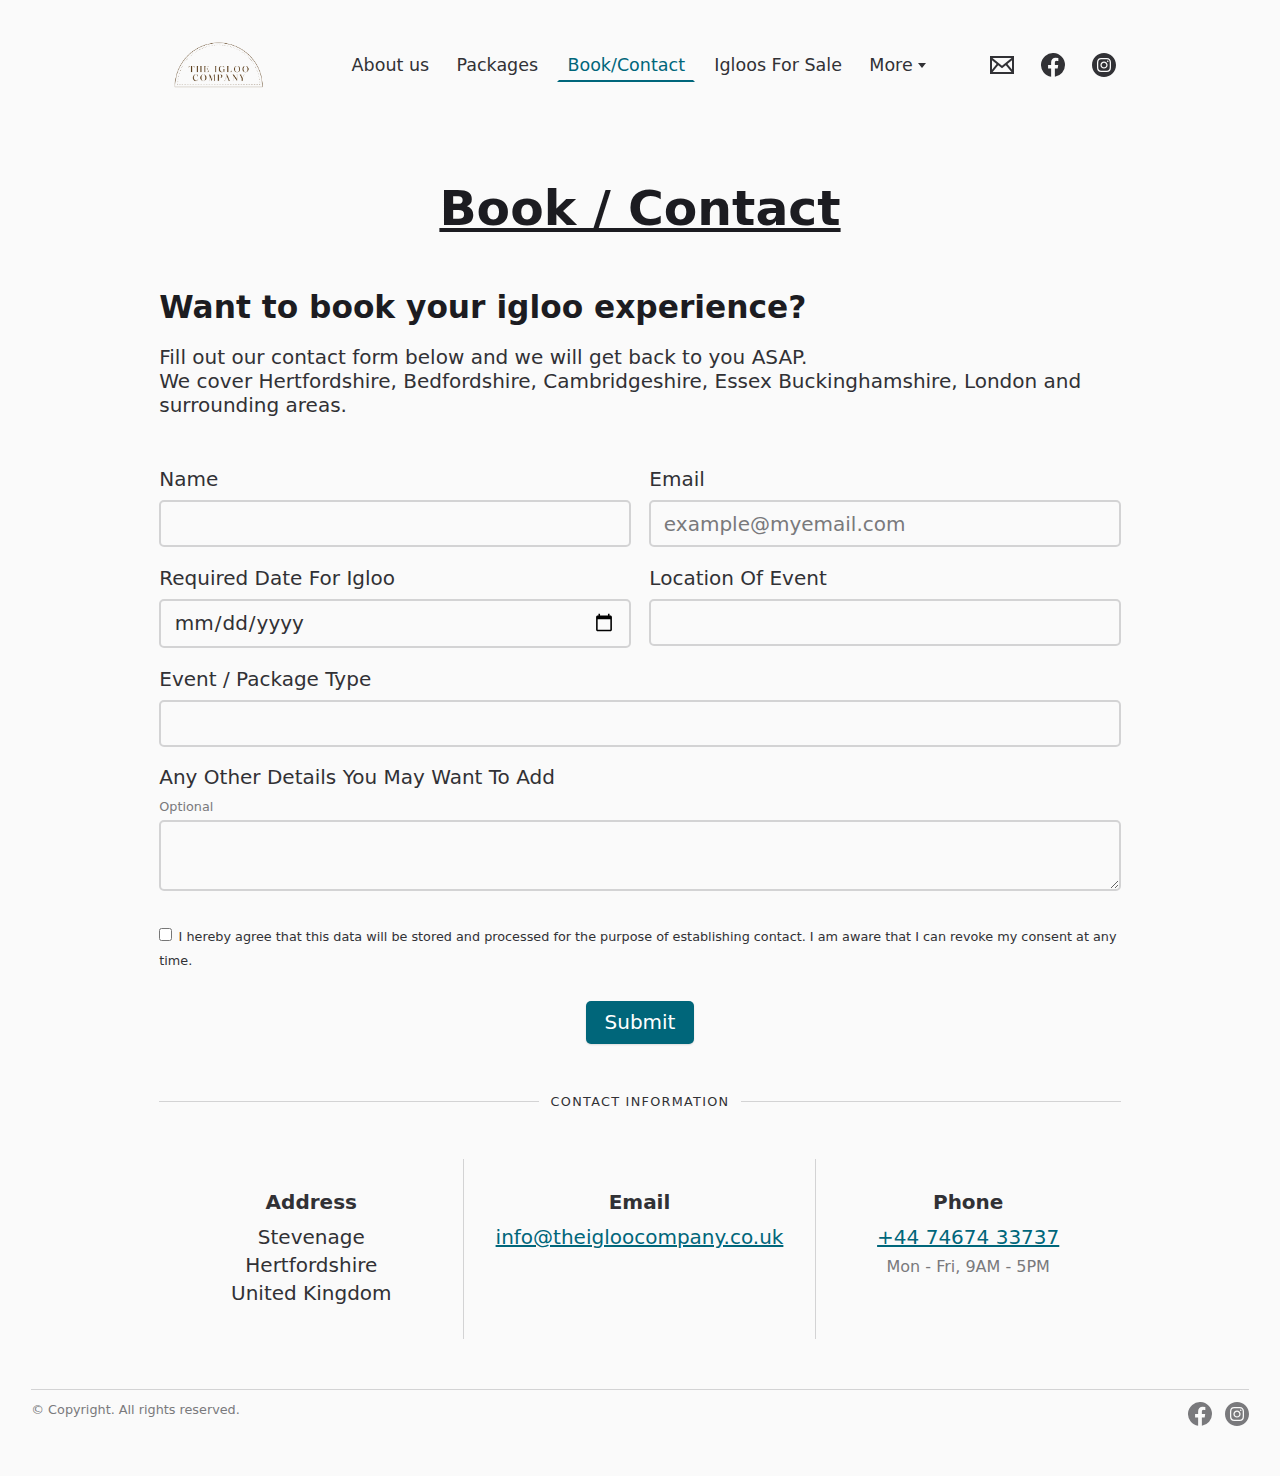
<file: contact-us.html>
<!doctype html>
<html lang="en">

<head>
    <meta charset="UTF-8">
    <meta name="viewport" content="width=device-width, initial-scale=1">
    <script>document.getElementsByTagName("html")[0].className += " js";</script>
    <link rel="stylesheet" href="assets/css/style.css">
    <link rel="stylesheet" href="assets/css/main.css">
    <!-- Uncomment the script below if you need to support browsers where CSS Variables have not been implemented (e.g., IE11) -->
    <!-- <script>
    if(!('CSS' in window) || !CSS.supports('color', 'var(--color-var)')) {var cfStyle = document.getElementById('codyframe');if(cfStyle) {var href = cfStyle.getAttribute('href');href = href.replace('style.css', 'style-fallback.css');cfStyle.setAttribute('href', href);}}
  </script> -->
    <title>Contact</title>
</head>

<body>
    <div class="inner-container">
        <a class="back-to-top js-back-to-top" href="#" data-offset="100" data-duration="300">
            <svg class="icon" viewBox="0 0 16 16">
                <title>Go to top of page</title>
                <g stroke-width="1" stroke="currentColor">
                    <polyline fill="none" stroke="currentColor" stroke-linecap="round" stroke-linejoin="round"
                        stroke-miterlimit="10" points="15.5,11.5 8,4 0.5,11.5 "></polyline>
                </g>
            </svg>
        </a>
        <header class="f-header position-relative js-f-header">
            <div class="f-header__mobile-content container max-width-lg">
                <a href="index.html" class="f-header__logo">
                    <img src="images/logo/1a135e025ea6efb74739a5352acae87cd7553780.png">
                    <title>Go to homepage</title></img>
                </a>

                <button class="reset anim-menu-btn js-anim-menu-btn f-header__nav-control js-tab-focus"
                    aria-label="Toggle menu">
                    <i class="anim-menu-btn__icon anim-menu-btn__icon--close" aria-hidden="true"></i>
                </button>
            </div>

            <div class="f-header__nav" role="navigation">
                <div class="f-header__nav-grid justify-between@md container max-width-lg">
                    <div class="f-header__nav-logo-wrapper flex-grow flex-basis-0">
                        <a href="index.html" class="f-header__logo">
                            <img src="images/logo/1a135e025ea6efb74739a5352acae87cd7553780.png">
                            <title>Go to homepage</title></img>
                        </a>
                    </div>

                    <ul class="f-header__list flex-grow flex-basis-0 justify-center@md">
                        <li class="f-header__item"><a href="index.html" class="f-header__link">About us</a></li>
                        <li class="f-header__item"><a href="packages.html" class="f-header__link">Packages</a></li>
                        <li class="f-header__item"><a href="contact-us.html" class="f-header__link" aria-current="page">Book/Contact</a></li>
                        <li class="f-header__item"><a href="igloos-for-sale.html" class="f-header__link">Igloos For Sale</a></li>
                        <li class="f-header__item">
                            <a href="#0" class="f-header__link f-header__hidden">
                                <span>More</span>
                                <svg class="f-header__dropdown-icon icon" aria-hidden="true" viewBox="0 0 12 12">
                                    <path d="M6,9l4-5H2Z" />
                                </svg>
                            </a>
                            <ul class="f-header__dropdown">
                                <li><a href="reviews.html" class="f-header__dropdown-link f-header__underline">Reviews</a></li>
                                <li><a href="bookingT&Cs.html" class="f-header__dropdown-link f-header__underline">Booking T&Cs</a></li>
                                <li><a href="FAQs.html" class="f-header__dropdown-link">FAQs</a>
                                </li>
                            </ul>
                        </li>
                    </ul>

                    <ul class="f-header__list flex-grow flex-basis-0 justify-end@md">
                        <li class="f-header__item">
                            <a href="mailto:info@theigloocompany.co.uk" class="f-header__link f-header__link--icon"
                                aria-label="Send us an Email">
                                <svg class="icon" xmlns="http://www.w3.org/2000/svg" width="24" height="24"
                                    viewBox="0 0 24 24">
                                    <path
                                        d="M0 3v18h24v-18h-24zm6.623 7.929l-4.623 5.712v-9.458l4.623 3.746zm-4.141-5.929h19.035l-9.517 7.713-9.518-7.713zm5.694 7.188l3.824 3.099 3.83-3.104 5.612 6.817h-18.779l5.513-6.812zm9.208-1.264l4.616-3.741v9.348l-4.616-5.607z" />
                                </svg>
                                <span class="margin-left-xxs">Send us an Email</span>
                            </a>
                        </li>

                        <li class="f-header__item">
                            <a href="https://www.facebook.com/THEIGLOOCOMPANY" target="_blank"
                                class="f-header__link f-header__link--icon" aria-label="Follow us on Facebook">
                                <svg class="icon" viewBox="0 0 32 32">
                                    <path
                                        d="M32,16A16,16,0,1,0,13.5,31.806V20.625H9.438V16H13.5V12.475c0-4.01,2.389-6.225,6.043-6.225a24.644,24.644,0,0,1,3.582.312V10.5H21.107A2.312,2.312,0,0,0,18.5,13v3h4.438l-.71,4.625H18.5V31.806A16,16,0,0,0,32,16Z">
                                    </path>
                                </svg>
                                <span class="margin-left-xxs">Follow us on Facebook</span>
                            </a>
                        </li>

                        <li class="f-header__item">
                            <a href="https://www.instagram.com/theigloocompany__/" target="_blank"
                                class="f-header__link f-header__link--icon" aria-label="Follow us on Instagram">
                                <svg class="icon" xmlns="http://www.w3.org/2000/svg" width="24" height="24"
                                    viewBox="0 0 24 24">
                                    <path
                                        d="M14.829 6.302c-.738-.034-.96-.04-2.829-.04s-2.09.007-2.828.04c-1.899.087-2.783.986-2.87 2.87-.033.738-.041.959-.041 2.828s.008 2.09.041 2.829c.087 1.879.967 2.783 2.87 2.87.737.033.959.041 2.828.041 1.87 0 2.091-.007 2.829-.041 1.899-.086 2.782-.988 2.87-2.87.033-.738.04-.96.04-2.829s-.007-2.09-.04-2.828c-.088-1.883-.973-2.783-2.87-2.87zm-2.829 9.293c-1.985 0-3.595-1.609-3.595-3.595 0-1.985 1.61-3.594 3.595-3.594s3.595 1.609 3.595 3.594c0 1.985-1.61 3.595-3.595 3.595zm3.737-6.491c-.464 0-.84-.376-.84-.84 0-.464.376-.84.84-.84.464 0 .84.376.84.84 0 .463-.376.84-.84.84zm-1.404 2.896c0 1.289-1.045 2.333-2.333 2.333s-2.333-1.044-2.333-2.333c0-1.289 1.045-2.333 2.333-2.333s2.333 1.044 2.333 2.333zm-2.333-12c-6.627 0-12 5.373-12 12s5.373 12 12 12 12-5.373 12-12-5.373-12-12-12zm6.958 14.886c-.115 2.545-1.532 3.955-4.071 4.072-.747.034-.986.042-2.887.042s-2.139-.008-2.886-.042c-2.544-.117-3.955-1.529-4.072-4.072-.034-.746-.042-.985-.042-2.886 0-1.901.008-2.139.042-2.886.117-2.544 1.529-3.955 4.072-4.071.747-.035.985-.043 2.886-.043s2.14.008 2.887.043c2.545.117 3.957 1.532 4.071 4.071.034.747.042.985.042 2.886 0 1.901-.008 2.14-.042 2.886z" />
                                </svg>
                                <span class="margin-left-xxs">Follow us on Instagram</span>
                            </a>
                        </li>
                    </ul>
                </div>
            </div>
        </header>

        <div class="container margin-bottom-sm max-width-md max-margin-sm">
            <div class="margin-bottom-lg">
                <h1 class="text-center" style="text-decoration:underline;">Book / Contact</h1>
            </div>
            <div class="margin-bottom-sm">
                <h3>Want to book your igloo experience?</h3>
            </div>
            <div class="margin-bottom-lg">
                <p>Fill out our contact form below and we will get back to you ASAP.</p>
                <p>We cover Hertfordshire, Bedfordshire, Cambridgeshire, Essex Buckinghamshire, London and surrounding areas.</p>
            </div>
        <form>
            <fieldset class="margin-bottom-md">
              <div class="grid gap-sm" style="flex-wrap: wrap;">
                <div class="col-6@md">
                  <label class="form-label margin-bottom-xxs" for="input-name">Name</label>
                  <input class="form-control width-100%" type="text" name="input-name" id="input-name" required>
                </div>
            
                <div class="col-6@md">
                  <label class="form-label margin-bottom-xxs" for="input-email">Email</label>
                  <input class="form-control width-100%" type="email" name="input-email" id="input-email" placeholder="example@myemail.com">
                </div>

                <div class="col-6@md">
                  <label class="form-label margin-bottom-xxs" for="input-date">Required Date For Igloo</label>
                  <input class="form-control width-100%" type="date" placeholder="dd/mm/yyyy" name="input-date" id="input-date" required>
                </div>
              
                <div class="col-6@md">
                  <label class="form-label margin-bottom-xxs" for="input-location">Location Of Event</label>
                  <input class="form-control width-100%" type="text" name="input-location" id="input-location" required>
                </div>
          
                <div>
                  <label class="form-label margin-bottom-xxs" for="input-package">Event / Package Type</label>
                  <input class="form-control width-100%" type="text" name="input-package" id="input-package" required>
                </div>
                
                <div>
                  <label class="form-label margin-bottom-xxs" for="textarea">Any Other Details You May Want To Add</label>
                  <p class="text-xs color-contrast-medium margin-bottom-xxs">Optional</p>
                  <textarea class="form-control width-100%" name="textarea" id="textarea"></textarea>
                </div>
              </div>
            </fieldset>
            <fieldset class="margin-bottom-md">
                <div class="flex flex-wrap gap-md">
                  <div>
                    <input class="checkbox" type="checkbox" id="checkbox-1" required>
                    <label for="checkbox-1" style="font-size: var(--text-xs);">I hereby agree that this data will be stored and processed for the purpose of establishing contact. I am aware that I can revoke my consent at any time.</label>
                  </div>
                </div>
            </fieldset>
            <div class="text-center">
              <button class="btn btn--primary">Submit</button>
            </div>
          </form>
        </div>
        <section class="container">
        <div class="text-divider"><span>Contact Information</span></div>
        <dl class="text-center details-list-v2 details-list-v2--cols">
            <div class="details-list-v2__item">
              <dt class="details-list-v2__dt">Address</dt>
              <dd class="details-list-v2__dd">
                Stevenage <br>Hertfordshire <br>United Kingdom
              </dd>
            </div>
          
            <div class="details-list-v2__item">
              <dt class="details-list-v2__dt">Email</dt>
              <dd class="details-list-v2__dd">
                <a href='mailto:info@theigloocompany.co.uk'>info@theigloocompany.co.uk </a>
              </dd>
            </div>
          
            <div class="details-list-v2__item" style="border-bottom: none">
              <dt class="details-list-v2__dt">Phone</dt>
              <dd class="details-list-v2__dd">
                <a href='tel:+44 74674 33737'>+44 74674 33737</a> <br><small class='color-contrast-medium'>Mon - Fri, 9AM - 5PM</small>
              </dd>
            </div>
          </dl>
        </section>
    </div>

    <footer class="main-footer" style="padding-bottom: var(--space-lg);">
        <div class="container max-width-lg">

            <div class="main-footer__colophon border-top padding-top-xs margin-top-lg">
                <div class="text-sm text-xs@md color-contrast-medium flex flex-wrap gap-xs">
                    <span>&copy; Copyright. All rights reserved.</span>
                </div>

                <div class="flex items-center gap-xs">
                    <a href="https://www.facebook.com/THEIGLOOCOMPANY" target="_blank" class="main-footer__social">
                        <svg class="icon block" viewBox="0 0 32 32">
                            <title>Follow us on Facebook</title>
                            <g>
                                <path
                                    d="M32,16A16,16,0,1,0,13.5,31.806V20.625H9.438V16H13.5V12.475c0-4.01,2.389-6.225,6.043-6.225a24.644,24.644,0,0,1,3.582.312V10.5H21.107A2.312,2.312,0,0,0,18.5,13v3h4.438l-.71,4.625H18.5V31.806A16,16,0,0,0,32,16Z">
                                </path>
                            </g>
                        </svg>
                    </a>

                    <a href="https://www.instagram.com/theigloocompany__/" target="_blank" class="main-footer__social">
                        <svg class="icon block" xmlns="http://www.w3.org/2000/svg" width="24" height="24"
                            viewBox="0 0 24 24">
                            <title>Follow us on Instagram</title>
                            <g>
                                <path
                                    d="M14.829 6.302c-.738-.034-.96-.04-2.829-.04s-2.09.007-2.828.04c-1.899.087-2.783.986-2.87 2.87-.033.738-.041.959-.041 2.828s.008 2.09.041 2.829c.087 1.879.967 2.783 2.87 2.87.737.033.959.041 2.828.041 1.87 0 2.091-.007 2.829-.041 1.899-.086 2.782-.988 2.87-2.87.033-.738.04-.96.04-2.829s-.007-2.09-.04-2.828c-.088-1.883-.973-2.783-2.87-2.87zm-2.829 9.293c-1.985 0-3.595-1.609-3.595-3.595 0-1.985 1.61-3.594 3.595-3.594s3.595 1.609 3.595 3.594c0 1.985-1.61 3.595-3.595 3.595zm3.737-6.491c-.464 0-.84-.376-.84-.84 0-.464.376-.84.84-.84.464 0 .84.376.84.84 0 .463-.376.84-.84.84zm-1.404 2.896c0 1.289-1.045 2.333-2.333 2.333s-2.333-1.044-2.333-2.333c0-1.289 1.045-2.333 2.333-2.333s2.333 1.044 2.333 2.333zm-2.333-12c-6.627 0-12 5.373-12 12s5.373 12 12 12 12-5.373 12-12-5.373-12-12-12zm6.958 14.886c-.115 2.545-1.532 3.955-4.071 4.072-.747.034-.986.042-2.887.042s-2.139-.008-2.886-.042c-2.544-.117-3.955-1.529-4.072-4.072-.034-.746-.042-.985-.042-2.886 0-1.901.008-2.139.042-2.886.117-2.544 1.529-3.955 4.072-4.071.747-.035.985-.043 2.886-.043s2.14.008 2.887.043c2.545.117 3.957 1.532 4.071 4.071.034.747.042.985.042 2.886 0 1.901-.008 2.14-.042 2.886z">
                                </path>
                            </g>
                        </svg>
                    </a>
                </div>

            </div>

        </div>
    </footer>

    <script src="assets/js/scripts.js"></script>
    <script src="assets/js/flexi-header.js"></script>
    <script src="assets/js/anim-menu-btn.js"></script>
    <script src="assets/js/back-to-top.js"></script>
    <script src="assets/js/form.js"></script>

</body>

</html>
</file>
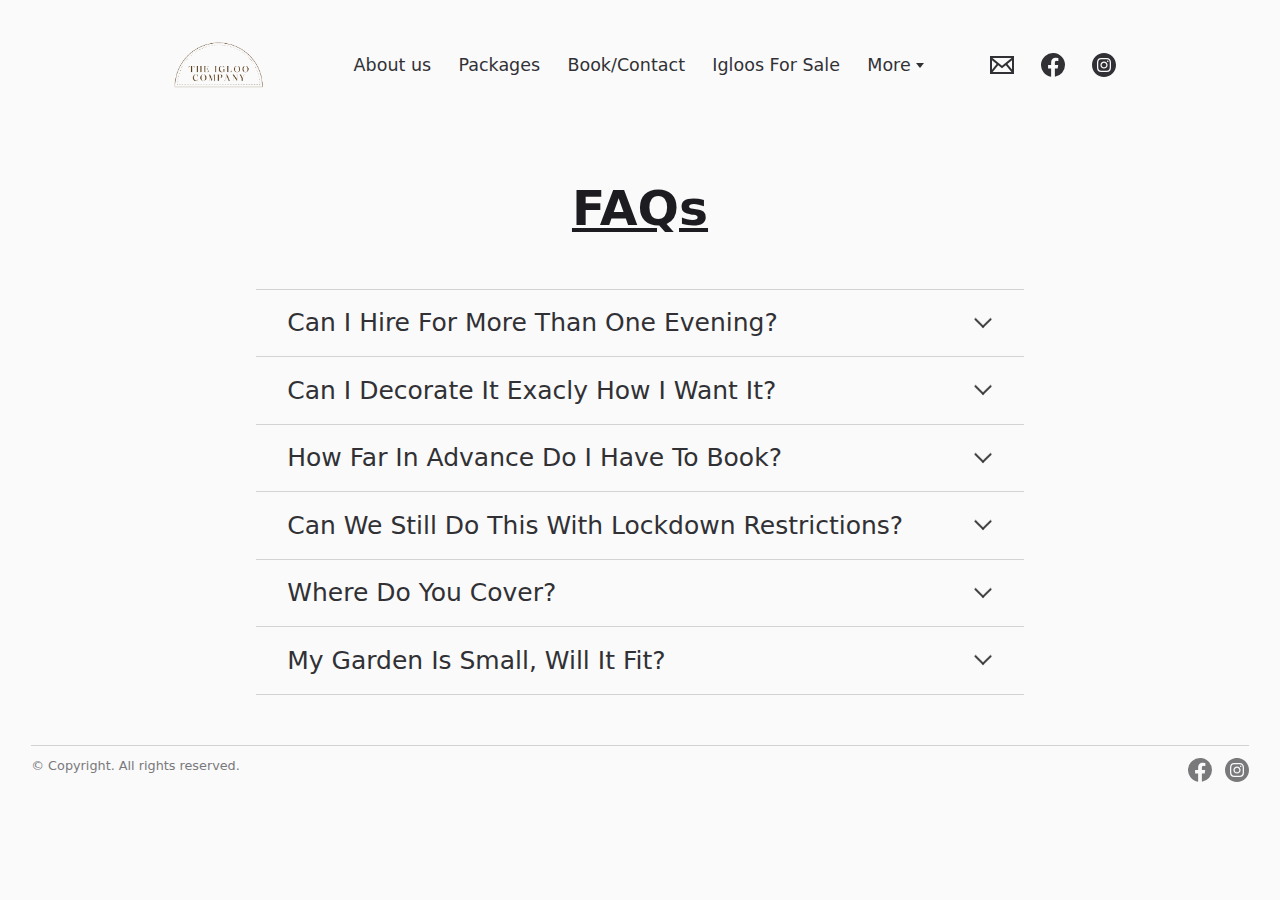
<file: FAQs.html>
<!doctype html>
<html lang="en">

<head>
    <meta charset="UTF-8">
    <meta name="viewport" content="width=device-width, initial-scale=1">
    <script>document.getElementsByTagName("html")[0].className += " js";</script>
    <link rel="stylesheet" href="assets/css/style.css">
    <link rel="stylesheet" href="assets/css/main.css">
    <!-- Uncomment the script below if you need to support browsers where CSS Variables have not been implemented (e.g., IE11) -->
    <!-- <script>
    if(!('CSS' in window) || !CSS.supports('color', 'var(--color-var)')) {var cfStyle = document.getElementById('codyframe');if(cfStyle) {var href = cfStyle.getAttribute('href');href = href.replace('style.css', 'style-fallback.css');cfStyle.setAttribute('href', href);}}
  </script> -->
    <title>FAQs</title>
</head>

<body>
    <div class="inner-container">
        <a class="back-to-top js-back-to-top" href="#" data-offset="100" data-duration="300">
            <svg class="icon" viewBox="0 0 16 16">
                <title>Go to top of page</title>
                <g stroke-width="1" stroke="currentColor">
                    <polyline fill="none" stroke="currentColor" stroke-linecap="round" stroke-linejoin="round"
                        stroke-miterlimit="10" points="15.5,11.5 8,4 0.5,11.5 "></polyline>
                </g>
            </svg>
        </a>
        <header class="f-header position-relative js-f-header">
            <div class="f-header__mobile-content container max-width-lg">
                <a href="index.html" class="f-header__logo">
                    <img src="images/logo/1a135e025ea6efb74739a5352acae87cd7553780.png">
                    <title>Go to homepage</title></img>
                </a>

                <button class="reset anim-menu-btn js-anim-menu-btn f-header__nav-control js-tab-focus"
                    aria-label="Toggle menu">
                    <i class="anim-menu-btn__icon anim-menu-btn__icon--close" aria-hidden="true"></i>
                </button>
            </div>

            <div class="f-header__nav" role="navigation">
                <div class="f-header__nav-grid justify-between@md container max-width-lg">
                    <div class="f-header__nav-logo-wrapper flex-grow flex-basis-0">
                        <a href="index.html" class="f-header__logo">
                            <img src="images/logo/1a135e025ea6efb74739a5352acae87cd7553780.png">
                            <title>Go to homepage</title></img>
                        </a>
                    </div>

                    <ul class="f-header__list flex-grow flex-basis-0 justify-center@md">
                        <li class="f-header__item"><a href="index.html" class="f-header__link">About us</a></li>
                        <li class="f-header__item"><a href="packages.html" class="f-header__link">Packages</a></li>
                        <li class="f-header__item"><a href="contact-us.html" class="f-header__link">Book/Contact</a></li>
                        <li class="f-header__item"><a href="igloos-for-sale.html" class="f-header__link">Igloos For Sale</a></li>
                        <li class="f-header__item">
                            <a href="#0" class="f-header__link f-header__hidden">
                                <span>More</span>
                                <svg class="f-header__dropdown-icon icon" aria-hidden="true" viewBox="0 0 12 12">
                                    <path d="M6,9l4-5H2Z" />
                                </svg>
                            </a>
                            <ul class="f-header__dropdown">
                                <li><a href="reviews.html" class="f-header__dropdown-link f-header__underline">Reviews</a></li>
                                <li><a href="bookingT&Cs.html" class="f-header__dropdown-link f-header__underline">Booking T&Cs</a></li>
                                <li><a href="FAQs.html" class="f-header__dropdown-link" aria-current="page">FAQs</a>
                                </li>
                            </ul>
                        </li>
                    </ul>

                    <ul class="f-header__list flex-grow flex-basis-0 justify-end@md">
                        <li class="f-header__item">
                            <a href="mailto:info@theigloocompany.co.uk" class="f-header__link f-header__link--icon"
                                aria-label="Send us an Email">
                                <svg class="icon" xmlns="http://www.w3.org/2000/svg" width="24" height="24"
                                    viewBox="0 0 24 24">
                                    <path
                                        d="M0 3v18h24v-18h-24zm6.623 7.929l-4.623 5.712v-9.458l4.623 3.746zm-4.141-5.929h19.035l-9.517 7.713-9.518-7.713zm5.694 7.188l3.824 3.099 3.83-3.104 5.612 6.817h-18.779l5.513-6.812zm9.208-1.264l4.616-3.741v9.348l-4.616-5.607z" />
                                </svg>
                                <span class="margin-left-xxs">Send us an Email</span>
                            </a>
                        </li>

                        <li class="f-header__item">
                            <a href="https://www.facebook.com/THEIGLOOCOMPANY" target="_blank"
                                class="f-header__link f-header__link--icon" aria-label="Follow us on Facebook">
                                <svg class="icon" viewBox="0 0 32 32">
                                    <path
                                        d="M32,16A16,16,0,1,0,13.5,31.806V20.625H9.438V16H13.5V12.475c0-4.01,2.389-6.225,6.043-6.225a24.644,24.644,0,0,1,3.582.312V10.5H21.107A2.312,2.312,0,0,0,18.5,13v3h4.438l-.71,4.625H18.5V31.806A16,16,0,0,0,32,16Z">
                                    </path>
                                </svg>
                                <span class="margin-left-xxs">Follow us on Facebook</span>
                            </a>
                        </li>

                        <li class="f-header__item">
                            <a href="https://www.instagram.com/theigloocompany__/" target="_blank"
                                class="f-header__link f-header__link--icon" aria-label="Follow us on Instagram">
                                <svg class="icon" xmlns="http://www.w3.org/2000/svg" width="24" height="24"
                                    viewBox="0 0 24 24">
                                    <path
                                        d="M14.829 6.302c-.738-.034-.96-.04-2.829-.04s-2.09.007-2.828.04c-1.899.087-2.783.986-2.87 2.87-.033.738-.041.959-.041 2.828s.008 2.09.041 2.829c.087 1.879.967 2.783 2.87 2.87.737.033.959.041 2.828.041 1.87 0 2.091-.007 2.829-.041 1.899-.086 2.782-.988 2.87-2.87.033-.738.04-.96.04-2.829s-.007-2.09-.04-2.828c-.088-1.883-.973-2.783-2.87-2.87zm-2.829 9.293c-1.985 0-3.595-1.609-3.595-3.595 0-1.985 1.61-3.594 3.595-3.594s3.595 1.609 3.595 3.594c0 1.985-1.61 3.595-3.595 3.595zm3.737-6.491c-.464 0-.84-.376-.84-.84 0-.464.376-.84.84-.84.464 0 .84.376.84.84 0 .463-.376.84-.84.84zm-1.404 2.896c0 1.289-1.045 2.333-2.333 2.333s-2.333-1.044-2.333-2.333c0-1.289 1.045-2.333 2.333-2.333s2.333 1.044 2.333 2.333zm-2.333-12c-6.627 0-12 5.373-12 12s5.373 12 12 12 12-5.373 12-12-5.373-12-12-12zm6.958 14.886c-.115 2.545-1.532 3.955-4.071 4.072-.747.034-.986.042-2.887.042s-2.139-.008-2.886-.042c-2.544-.117-3.955-1.529-4.072-4.072-.034-.746-.042-.985-.042-2.886 0-1.901.008-2.139.042-2.886.117-2.544 1.529-3.955 4.072-4.071.747-.035.985-.043 2.886-.043s2.14.008 2.887.043c2.545.117 3.957 1.532 4.071 4.071.034.747.042.985.042 2.886 0 1.901-.008 2.14-.042 2.886z" />
                                </svg>
                                <span class="margin-left-xxs">Follow us on Instagram</span>
                            </a>
                        </li>
                    </ul>
                </div>
            </div>
        </header>

        <section>
            <div class="container margin-bottom-sm max-width-sm max-margin-sm">
                <div class="margin-bottom-lg">
                    <h1 class="text-center" style="text-decoration:underline;">FAQs</h1>
                </div>

                <ul class="accordion js-accordion" data-animation="on" data-multi-items="on">

                    <li class="accordion__item  js-accordion__item">
                        <button class="reset accordion__header padding-y-sm padding-x-md js-tab-focus" type="button">
                            <span class="text-md">Can I Hire For More Than One Evening?</span>

                            <svg class="icon accordion__icon-arrow-v2 no-js:is-hidden" viewBox="0 0 16 16"
                                aria-hidden="true">
                                <g class="icon__group" fill="none" stroke="currentColor" stroke-linecap="square"
                                    stroke-miterlimit="10">
                                    <path d="M2 2l12 12" />
                                    <path d="M14 2L2 14" />
                                </g>
                            </svg>
                        </button>

                        <div class="accordion__panel js-accordion__panel">
                            <div class="text-component padding-top-xxxs padding-x-md padding-bottom-md">
                                <p>Yes, absolutely! we do a reduced rate for more than one evening!</p>
                            </div>
                        </div>
                    </li>

                    <li class="accordion__item  js-accordion__item">
                        <button class="reset accordion__header padding-y-sm padding-x-md js-tab-focus" type="button">
                            <span class="text-md">Can I Decorate It Exacly How I Want It?</span>

                            <svg class="icon accordion__icon-arrow-v2 no-js:is-hidden" viewBox="0 0 16 16"
                                aria-hidden="true">
                                <g class="icon__group" fill="none" stroke="currentColor" stroke-linecap="square"
                                    stroke-miterlimit="10">
                                    <path d="M2 2l12 12" />
                                    <path d="M14 2L2 14" />
                                </g>
                            </svg>
                        </button>

                        <div class="accordion__panel js-accordion__panel">
                            <div class="text-component padding-top-xxxs padding-x-md padding-bottom-md">
                                <p>Of course! you can either let us on in on your vision and we will create some
                                    magic...
                                </p>
                                <p>or we can leave it up to you and let you decorate it yourself!</p>
                            </div>
                        </div>
                    </li>

                    <li class="accordion__item  js-accordion__item">
                        <button class="reset accordion__header padding-y-sm padding-x-md js-tab-focus" type="button">
                            <span class="text-md">How Far In Advance Do I Have To Book?</span>

                            <svg class="icon accordion__icon-arrow-v2 no-js:is-hidden" viewBox="0 0 16 16"
                                aria-hidden="true">
                                <g class="icon__group" fill="none" stroke="currentColor" stroke-linecap="square"
                                    stroke-miterlimit="10">
                                    <path d="M2 2l12 12" />
                                    <path d="M14 2L2 14" />
                                </g>
                            </svg>
                        </button>

                        <div class="accordion__panel js-accordion__panel">
                            <div class="text-component padding-top-xxxs padding-x-md padding-bottom-md">
                                <p>We get booked up super quickly and as a small team we can only take a number of
                                    booking
                                    so we recommend booking least 3
                                    months in advance, however this doesn't always mean we won't have availability for a
                                    sooner date.</p>
                            </div>
                        </div>
                    </li>

                    <li class="accordion__item  js-accordion__item">
                        <button class="reset accordion__header padding-y-sm padding-x-md js-tab-focus" type="button">
                            <span class="text-md">Can We Still Do This With Lockdown Restrictions?</span>

                            <svg class="icon accordion__icon-arrow-v2 no-js:is-hidden" viewBox="0 0 16 16"
                                aria-hidden="true">
                                <g class="icon__group" fill="none" stroke="currentColor" stroke-linecap="square"
                                    stroke-miterlimit="10">
                                    <path d="M2 2l12 12" />
                                    <path d="M14 2L2 14" />
                                </g>
                            </svg>
                        </button>

                        <div class="accordion__panel js-accordion__panel">
                            <div class="text-component padding-top-xxxs padding-x-md padding-bottom-md">
                                <p>Of course! This is perfect for celebrating lockdown birthdays in your bubbles,
                                    actually
                                    we've been even more popular
                                    throughout our lockdown!</p>
                                <p>bring a bit of fun home, take away from being locked away and have dinner under the
                                    stars!</p>
                            </div>
                        </div>
                    </li>

                    <li class="accordion__item  js-accordion__item">
                        <button class="reset accordion__header padding-y-sm padding-x-md js-tab-focus" type="button">
                            <span class="text-md">Where Do You Cover?</span>

                            <svg class="icon accordion__icon-arrow-v2 no-js:is-hidden" viewBox="0 0 16 16"
                                aria-hidden="true">
                                <g class="icon__group" fill="none" stroke="currentColor" stroke-linecap="square"
                                    stroke-miterlimit="10">
                                    <path d="M2 2l12 12" />
                                    <path d="M14 2L2 14" />
                                </g>
                            </svg>
                        </button>

                        <div class="accordion__panel js-accordion__panel">
                            <div class="text-component padding-top-xxxs padding-x-md padding-bottom-md">
                                <p>We cover all Hertfordshire, Bedfordshire, Essex, Cambridgeshire, London and
                                    surrounding
                                    areas</p>
                            </div>
                        </div>
                    </li>

                    <li class="accordion__item  js-accordion__item">
                        <button class="reset accordion__header padding-y-sm padding-x-md js-tab-focus" type="button">
                            <span class="text-md">My Garden Is Small, Will It Fit?</span>

                            <svg class="icon accordion__icon-arrow-v2 no-js:is-hidden" viewBox="0 0 16 16"
                                aria-hidden="true">
                                <g class="icon__group" fill="none" stroke="currentColor" stroke-linecap="square"
                                    stroke-miterlimit="10">
                                    <path d="M2 2l12 12" />
                                    <path d="M14 2L2 14" />
                                </g>
                            </svg>
                        </button>

                        <div class="accordion__panel js-accordion__panel">
                            <div class="text-component padding-top-xxxs padding-x-md padding-bottom-md">
                                <p>Our domes are 4m wide, with a 360 view. this should fit pretty much any garden, flat
                                    surfaces are preferred!</p>
                            </div>
                        </div>
                    </li>

                </ul>
            </div>
        </section>
    </div>

    <footer class="main-footer" style="padding-bottom: var(--space-lg);">
        <div class="container max-width-lg">

            <div class="main-footer__colophon border-top padding-top-xs margin-top-lg">
                <div class="text-sm text-xs@md color-contrast-medium flex flex-wrap gap-xs">
                    <span>&copy; Copyright. All rights reserved.</span>
                </div>

                <div class="flex items-center gap-xs">
                    <a href="https://www.facebook.com/THEIGLOOCOMPANY" target="_blank" class="main-footer__social">
                        <svg class="icon block" viewBox="0 0 32 32">
                            <title>Follow us on Facebook</title>
                            <g>
                                <path
                                    d="M32,16A16,16,0,1,0,13.5,31.806V20.625H9.438V16H13.5V12.475c0-4.01,2.389-6.225,6.043-6.225a24.644,24.644,0,0,1,3.582.312V10.5H21.107A2.312,2.312,0,0,0,18.5,13v3h4.438l-.71,4.625H18.5V31.806A16,16,0,0,0,32,16Z">
                                </path>
                            </g>
                        </svg>
                    </a>

                    <a href="https://www.instagram.com/theigloocompany__/" target="_blank" class="main-footer__social">
                        <svg class="icon block" xmlns="http://www.w3.org/2000/svg" width="24" height="24"
                            viewBox="0 0 24 24">
                            <title>Follow us on Instagram</title>
                            <g>
                                <path
                                    d="M14.829 6.302c-.738-.034-.96-.04-2.829-.04s-2.09.007-2.828.04c-1.899.087-2.783.986-2.87 2.87-.033.738-.041.959-.041 2.828s.008 2.09.041 2.829c.087 1.879.967 2.783 2.87 2.87.737.033.959.041 2.828.041 1.87 0 2.091-.007 2.829-.041 1.899-.086 2.782-.988 2.87-2.87.033-.738.04-.96.04-2.829s-.007-2.09-.04-2.828c-.088-1.883-.973-2.783-2.87-2.87zm-2.829 9.293c-1.985 0-3.595-1.609-3.595-3.595 0-1.985 1.61-3.594 3.595-3.594s3.595 1.609 3.595 3.594c0 1.985-1.61 3.595-3.595 3.595zm3.737-6.491c-.464 0-.84-.376-.84-.84 0-.464.376-.84.84-.84.464 0 .84.376.84.84 0 .463-.376.84-.84.84zm-1.404 2.896c0 1.289-1.045 2.333-2.333 2.333s-2.333-1.044-2.333-2.333c0-1.289 1.045-2.333 2.333-2.333s2.333 1.044 2.333 2.333zm-2.333-12c-6.627 0-12 5.373-12 12s5.373 12 12 12 12-5.373 12-12-5.373-12-12-12zm6.958 14.886c-.115 2.545-1.532 3.955-4.071 4.072-.747.034-.986.042-2.887.042s-2.139-.008-2.886-.042c-2.544-.117-3.955-1.529-4.072-4.072-.034-.746-.042-.985-.042-2.886 0-1.901.008-2.139.042-2.886.117-2.544 1.529-3.955 4.072-4.071.747-.035.985-.043 2.886-.043s2.14.008 2.887.043c2.545.117 3.957 1.532 4.071 4.071.034.747.042.985.042 2.886 0 1.901-.008 2.14-.042 2.886z">
                                </path>
                            </g>
                        </svg>
                    </a>
                </div>

            </div>

        </div>
    </footer>

    <script src="assets/js/scripts.js"></script>
    <script src="assets/js/flexi-header.js"></script>
    <script src="assets/js/anim-menu-btn.js"></script>
    <script src="assets/js/accordion.js"></script>
    <script src="assets/js/back-to-top.js"></script>
</body>

</html>
</file>
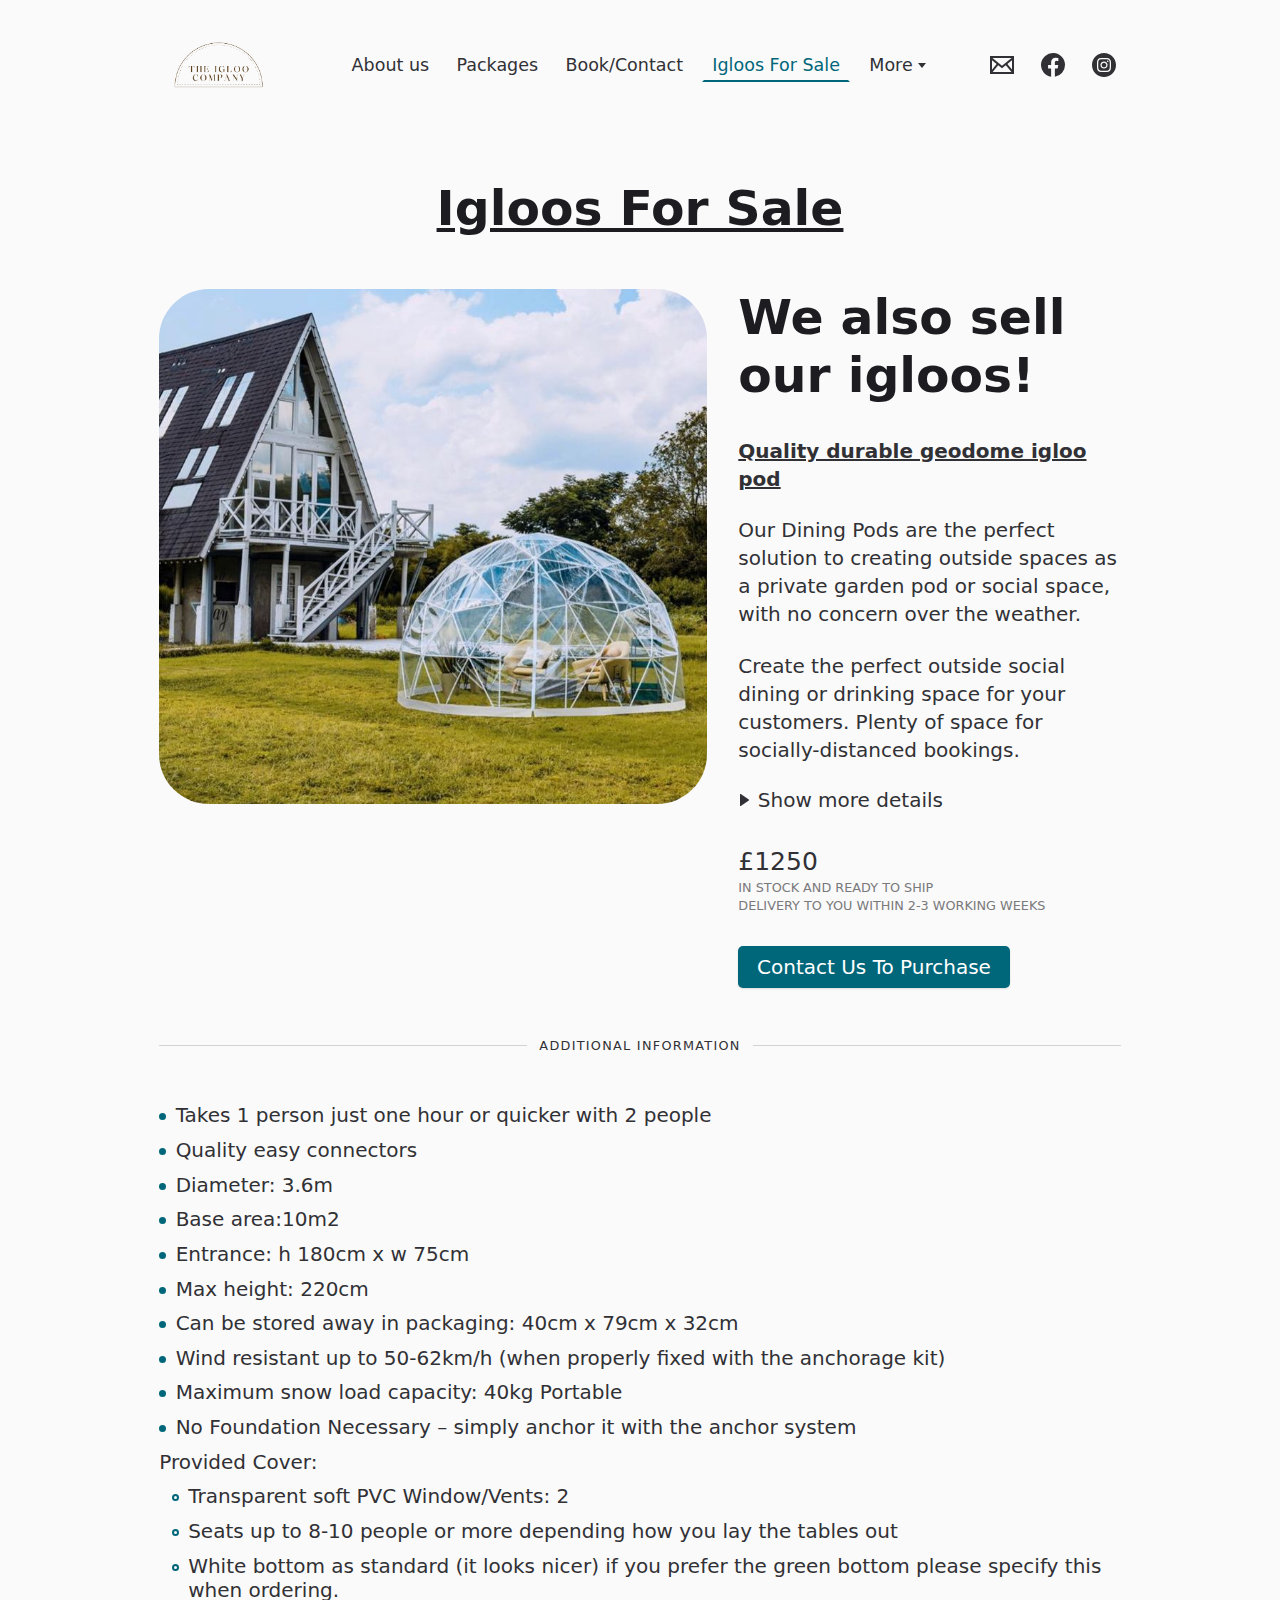
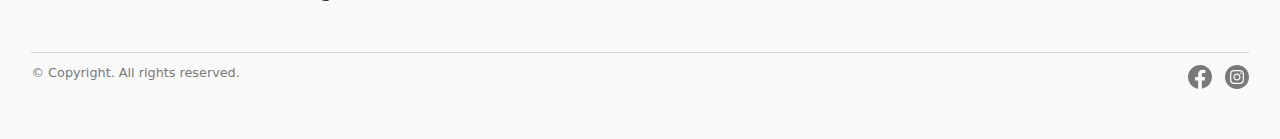
<file: igloos-for-sale.html>
<!doctype html>
<html lang="en">

<head>
    <meta charset="UTF-8">
    <meta name="viewport" content="width=device-width, initial-scale=1">
    <script>document.getElementsByTagName("html")[0].className += " js";</script>
    <link rel="stylesheet" href="assets/css/style.css">
    <link rel="stylesheet" href="assets/css/main.css">
    <!-- Uncomment the script below if you need to support browsers where CSS Variables have not been implemented (e.g., IE11) -->
    <!-- <script>
    if(!('CSS' in window) || !CSS.supports('color', 'var(--color-var)')) {var cfStyle = document.getElementById('codyframe');if(cfStyle) {var href = cfStyle.getAttribute('href');href = href.replace('style.css', 'style-fallback.css');cfStyle.setAttribute('href', href);}}
  </script> -->
    <title>Contact</title>
</head>

<body>
    <div class="inner-container">
        <a class="back-to-top js-back-to-top" href="#" data-offset="100" data-duration="300">
            <svg class="icon" viewBox="0 0 16 16">
                <title>Go to top of page</title>
                <g stroke-width="1" stroke="currentColor">
                    <polyline fill="none" stroke="currentColor" stroke-linecap="round" stroke-linejoin="round"
                        stroke-miterlimit="10" points="15.5,11.5 8,4 0.5,11.5 "></polyline>
                </g>
            </svg>
        </a>
        <header class="f-header position-relative js-f-header">
            <div class="f-header__mobile-content container max-width-lg">
                <a href="index.html" class="f-header__logo">
                    <img src="images/logo/1a135e025ea6efb74739a5352acae87cd7553780.png">
                    <title>Go to homepage</title></img>
                </a>

                <button class="reset anim-menu-btn js-anim-menu-btn f-header__nav-control js-tab-focus"
                    aria-label="Toggle menu">
                    <i class="anim-menu-btn__icon anim-menu-btn__icon--close" aria-hidden="true"></i>
                </button>
            </div>

            <div class="f-header__nav" role="navigation">
                <div class="f-header__nav-grid justify-between@md container max-width-lg">
                    <div class="f-header__nav-logo-wrapper flex-grow flex-basis-0">
                        <a href="index.html" class="f-header__logo">
                            <img src="images/logo/1a135e025ea6efb74739a5352acae87cd7553780.png">
                            <title>Go to homepage</title></img>
                        </a>
                    </div>

                    <ul class="f-header__list flex-grow flex-basis-0 justify-center@md">
                        <li class="f-header__item"><a href="index.html" class="f-header__link">About us</a></li>
                        <li class="f-header__item"><a href="packages.html" class="f-header__link">Packages</a></li>
                        <li class="f-header__item"><a href="contact-us.html" class="f-header__link">Book/Contact</a></li>
                        <li class="f-header__item"><a href="igloos-for-sale.html" class="f-header__link" aria-current="page">Igloos For Sale</a></li>
                        <li class="f-header__item">
                            <a href="#0" class="f-header__link f-header__hidden">
                                <span>More</span>
                                <svg class="f-header__dropdown-icon icon" aria-hidden="true" viewBox="0 0 12 12">
                                    <path d="M6,9l4-5H2Z" />
                                </svg>
                            </a>
                            <ul class="f-header__dropdown">
                                <li><a href="reviews.html" class="f-header__dropdown-link f-header__underline">Reviews</a></li>
                                <li><a href="bookingT&Cs.html" class="f-header__dropdown-link f-header__underline">Booking T&Cs</a></li>
                                <li><a href="FAQs.html" class="f-header__dropdown-link">FAQs</a>
                                </li>
                            </ul>
                        </li>
                    </ul>

                    <ul class="f-header__list flex-grow flex-basis-0 justify-end@md">
                        <li class="f-header__item">
                            <a href="mailto:info@theigloocompany.co.uk" class="f-header__link f-header__link--icon"
                                aria-label="Send us an Email">
                                <svg class="icon" xmlns="http://www.w3.org/2000/svg" width="24" height="24"
                                    viewBox="0 0 24 24">
                                    <path
                                        d="M0 3v18h24v-18h-24zm6.623 7.929l-4.623 5.712v-9.458l4.623 3.746zm-4.141-5.929h19.035l-9.517 7.713-9.518-7.713zm5.694 7.188l3.824 3.099 3.83-3.104 5.612 6.817h-18.779l5.513-6.812zm9.208-1.264l4.616-3.741v9.348l-4.616-5.607z" />
                                </svg>
                                <span class="margin-left-xxs">Send us an Email</span>
                            </a>
                        </li>

                        <li class="f-header__item">
                            <a href="https://www.facebook.com/THEIGLOOCOMPANY" target="_blank"
                                class="f-header__link f-header__link--icon" aria-label="Follow us on Facebook">
                                <svg class="icon" viewBox="0 0 32 32">
                                    <path
                                        d="M32,16A16,16,0,1,0,13.5,31.806V20.625H9.438V16H13.5V12.475c0-4.01,2.389-6.225,6.043-6.225a24.644,24.644,0,0,1,3.582.312V10.5H21.107A2.312,2.312,0,0,0,18.5,13v3h4.438l-.71,4.625H18.5V31.806A16,16,0,0,0,32,16Z">
                                    </path>
                                </svg>
                                <span class="margin-left-xxs">Follow us on Facebook</span>
                            </a>
                        </li>

                        <li class="f-header__item">
                            <a href="https://www.instagram.com/theigloocompany__/" target="_blank"
                                class="f-header__link f-header__link--icon" aria-label="Follow us on Instagram">
                                <svg class="icon" xmlns="http://www.w3.org/2000/svg" width="24" height="24"
                                    viewBox="0 0 24 24">
                                    <path
                                        d="M14.829 6.302c-.738-.034-.96-.04-2.829-.04s-2.09.007-2.828.04c-1.899.087-2.783.986-2.87 2.87-.033.738-.041.959-.041 2.828s.008 2.09.041 2.829c.087 1.879.967 2.783 2.87 2.87.737.033.959.041 2.828.041 1.87 0 2.091-.007 2.829-.041 1.899-.086 2.782-.988 2.87-2.87.033-.738.04-.96.04-2.829s-.007-2.09-.04-2.828c-.088-1.883-.973-2.783-2.87-2.87zm-2.829 9.293c-1.985 0-3.595-1.609-3.595-3.595 0-1.985 1.61-3.594 3.595-3.594s3.595 1.609 3.595 3.594c0 1.985-1.61 3.595-3.595 3.595zm3.737-6.491c-.464 0-.84-.376-.84-.84 0-.464.376-.84.84-.84.464 0 .84.376.84.84 0 .463-.376.84-.84.84zm-1.404 2.896c0 1.289-1.045 2.333-2.333 2.333s-2.333-1.044-2.333-2.333c0-1.289 1.045-2.333 2.333-2.333s2.333 1.044 2.333 2.333zm-2.333-12c-6.627 0-12 5.373-12 12s5.373 12 12 12 12-5.373 12-12-5.373-12-12-12zm6.958 14.886c-.115 2.545-1.532 3.955-4.071 4.072-.747.034-.986.042-2.887.042s-2.139-.008-2.886-.042c-2.544-.117-3.955-1.529-4.072-4.072-.034-.746-.042-.985-.042-2.886 0-1.901.008-2.139.042-2.886.117-2.544 1.529-3.955 4.072-4.071.747-.035.985-.043 2.886-.043s2.14.008 2.887.043c2.545.117 3.957 1.532 4.071 4.071.034.747.042.985.042 2.886 0 1.901-.008 2.14-.042 2.886z" />
                                </svg>
                                <span class="margin-left-xxs">Follow us on Instagram</span>
                            </a>
                        </li>
                    </ul>
                </div>
            </div>
        </header>
        <div class="container margin-bottom-sm max-width-lg max-margin-sm">
            <div class="margin-bottom-lg">
                <h1 class="text-center" style="text-decoration:underline;">Igloos For Sale</h1>
            </div>
        <section class="product">
            <div class="margin-bottom-sm">
            </div>
          
            <div class="grid gap-md">
              <div class="col-6@md col-7@lg">
                <figure class="image-zoom js-image-zoom ">
                  <img class="image-zoom__preview js-image-zoom__preview" style="border-radius: 50px;" src="images/other/5c7f2ad2d95e6a93afd189b44b120a742357a218.jpeg">
                </figure>
              </div>
          
              <div class="col-6@md col-5@lg">
                <div class="margin-bottom-xs">
                  <h1>We also sell our igloos!</h1>
                </div>
            
                <div class="text-component v-space-md margin-y-md margin-bottom-md">
                  <p><strong><u>Quality durable geodome igloo pod</u></strong></p>
                  <p>Our Dining Pods are the perfect solution to creating outside spaces as a private garden pod or social space, with no concern over the weather.</p>
                  <p>Create the perfect outside social dining or drinking space for your customers. Plenty of space for socially-distanced bookings. </p>
                  <details class="margin-bottom-md details js-details">
                    <summary class="details__summary js-details__summary" role="button">
                      <span class="flex items-center">
                        <svg class="icon icon--xxs margin-right-xxxs" aria-hidden="true" viewBox="0 0 12 12"><path d="M2.783.088A.5.5,0,0,0,2,.5v11a.5.5,0,0,0,.268.442A.49.49,0,0,0,2.5,12a.5.5,0,0,0,.283-.088l8-5.5a.5.5,0,0,0,0-.824Z"></path></svg>
                        <span>Show more details</span>
                      </span>
                    </summary>
                  
                    <div class="details__content text-component margin-top-xs js-details__content">
                      <p>Ideal to set up as a dining pod, drinking pod for pubs or for families to spend time together in their garden Images show green bottom of 
                        cover but we will supply white bottom as standard (it looks nicer) if you prefer the green bottom please specify this when ordering Easy assembly. </p>
                    </div>
                </details>
                  <p class="text-md" style="margin-bottom:0;"><ins class="text-decoration-none">£1250</ins></p>
                  <p class="text-xs color-contrast-medium" style="margin-bottom: 0;">IN STOCK AND READY TO SHIP</p>
                  <p class="text-xs color-contrast-medium">DELIVERY TO YOU WITHIN 2-3 WORKING WEEKS</p>
                </div>
            
                <div class="flex gap-xs">
                  <a style="text-decoration: none;" href="mailto:info@theigloocompany.co.uk?Subject=Enquiry about buying an igloo"><button class="btn btn--primary flex-grow">Contact Us To Purchase</button></a>
                </div>
              </div>
            </div>
          </section>
          <div class="text-divider"><span>Additional Information</span></div>
          <ul class="list list--ul">
              <li>Takes 1 person just one hour or quicker with 2 people</li>
              <li>Quality easy connectors</li>
              <li>Diameter: 3.6m</li>
              <li>Base area:10m2</li>
              <li>Entrance: h 180cm x w 75cm</li>
              <li>Max height: 220cm</li>
              <li>Can be stored away in packaging: 40cm x 79cm x 32cm</li>
              <li>Wind resistant up to 50-62km/h (when properly fixed with the anchorage kit)</li>
              <li>Maximum snow load capacity: 40kg Portable</li>
              <li>No Foundation Necessary – simply anchor it with the anchor system</li>
              <p>Provided Cover:</p>
              <ul>
                  <li>Transparent soft PVC Window/Vents: 2</li>
                  <li>Seats up to 8-10 people or more depending how you lay the tables out</li>
                  <li>White bottom as standard (it looks nicer) if you prefer the green bottom please specify this when ordering.</li>
              </ul>
          </ul>
          </div>
    </div>

    <footer class="main-footer" style="padding-bottom: var(--space-lg);">
        <div class="container max-width-lg">

            <div class="main-footer__colophon border-top padding-top-xs margin-top-lg">
                <div class="text-sm text-xs@md color-contrast-medium flex flex-wrap gap-xs">
                    <span>&copy; Copyright. All rights reserved.</span>
                </div>

                <div class="flex items-center gap-xs">
                    <a href="https://www.facebook.com/THEIGLOOCOMPANY" target="_blank" class="main-footer__social">
                        <svg class="icon block" viewBox="0 0 32 32">
                            <title>Follow us on Facebook</title>
                            <g>
                                <path
                                    d="M32,16A16,16,0,1,0,13.5,31.806V20.625H9.438V16H13.5V12.475c0-4.01,2.389-6.225,6.043-6.225a24.644,24.644,0,0,1,3.582.312V10.5H21.107A2.312,2.312,0,0,0,18.5,13v3h4.438l-.71,4.625H18.5V31.806A16,16,0,0,0,32,16Z">
                                </path>
                            </g>
                        </svg>
                    </a>

                    <a href="https://www.instagram.com/theigloocompany__/" target="_blank" class="main-footer__social">
                        <svg class="icon block" xmlns="http://www.w3.org/2000/svg" width="24" height="24"
                            viewBox="0 0 24 24">
                            <title>Follow us on Instagram</title>
                            <g>
                                <path
                                    d="M14.829 6.302c-.738-.034-.96-.04-2.829-.04s-2.09.007-2.828.04c-1.899.087-2.783.986-2.87 2.87-.033.738-.041.959-.041 2.828s.008 2.09.041 2.829c.087 1.879.967 2.783 2.87 2.87.737.033.959.041 2.828.041 1.87 0 2.091-.007 2.829-.041 1.899-.086 2.782-.988 2.87-2.87.033-.738.04-.96.04-2.829s-.007-2.09-.04-2.828c-.088-1.883-.973-2.783-2.87-2.87zm-2.829 9.293c-1.985 0-3.595-1.609-3.595-3.595 0-1.985 1.61-3.594 3.595-3.594s3.595 1.609 3.595 3.594c0 1.985-1.61 3.595-3.595 3.595zm3.737-6.491c-.464 0-.84-.376-.84-.84 0-.464.376-.84.84-.84.464 0 .84.376.84.84 0 .463-.376.84-.84.84zm-1.404 2.896c0 1.289-1.045 2.333-2.333 2.333s-2.333-1.044-2.333-2.333c0-1.289 1.045-2.333 2.333-2.333s2.333 1.044 2.333 2.333zm-2.333-12c-6.627 0-12 5.373-12 12s5.373 12 12 12 12-5.373 12-12-5.373-12-12-12zm6.958 14.886c-.115 2.545-1.532 3.955-4.071 4.072-.747.034-.986.042-2.887.042s-2.139-.008-2.886-.042c-2.544-.117-3.955-1.529-4.072-4.072-.034-.746-.042-.985-.042-2.886 0-1.901.008-2.139.042-2.886.117-2.544 1.529-3.955 4.072-4.071.747-.035.985-.043 2.886-.043s2.14.008 2.887.043c2.545.117 3.957 1.532 4.071 4.071.034.747.042.985.042 2.886 0 1.901-.008 2.14-.042 2.886z">
                                </path>
                            </g>
                        </svg>
                    </a>
                </div>

            </div>

        </div>
    </footer>

    <script src="assets/js/scripts.js"></script>
    <script src="assets/js/flexi-header.js"></script>
    <script src="assets/js/anim-menu-btn.js"></script>
    <script src="assets/js/back-to-top.js"></script>
    <script src="assets/js/details.js"></script>

</body>

</html>
</file>
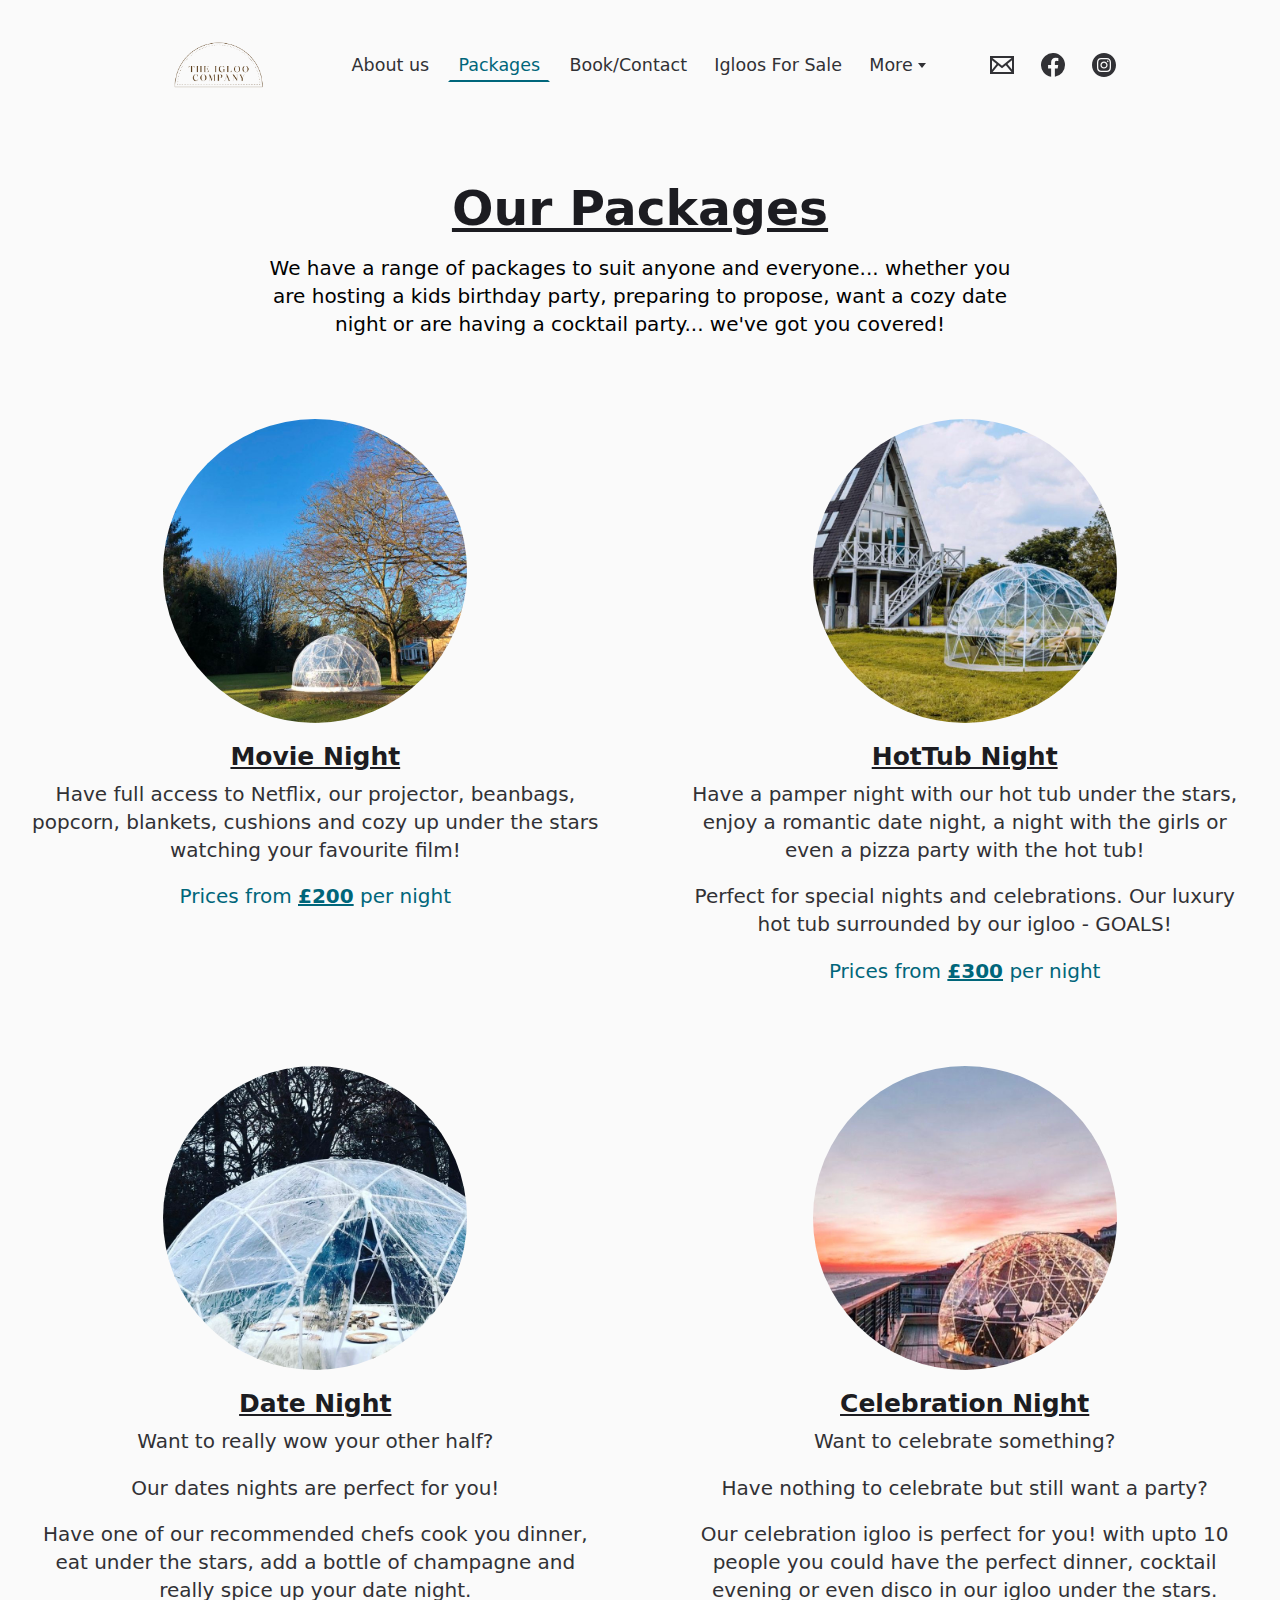
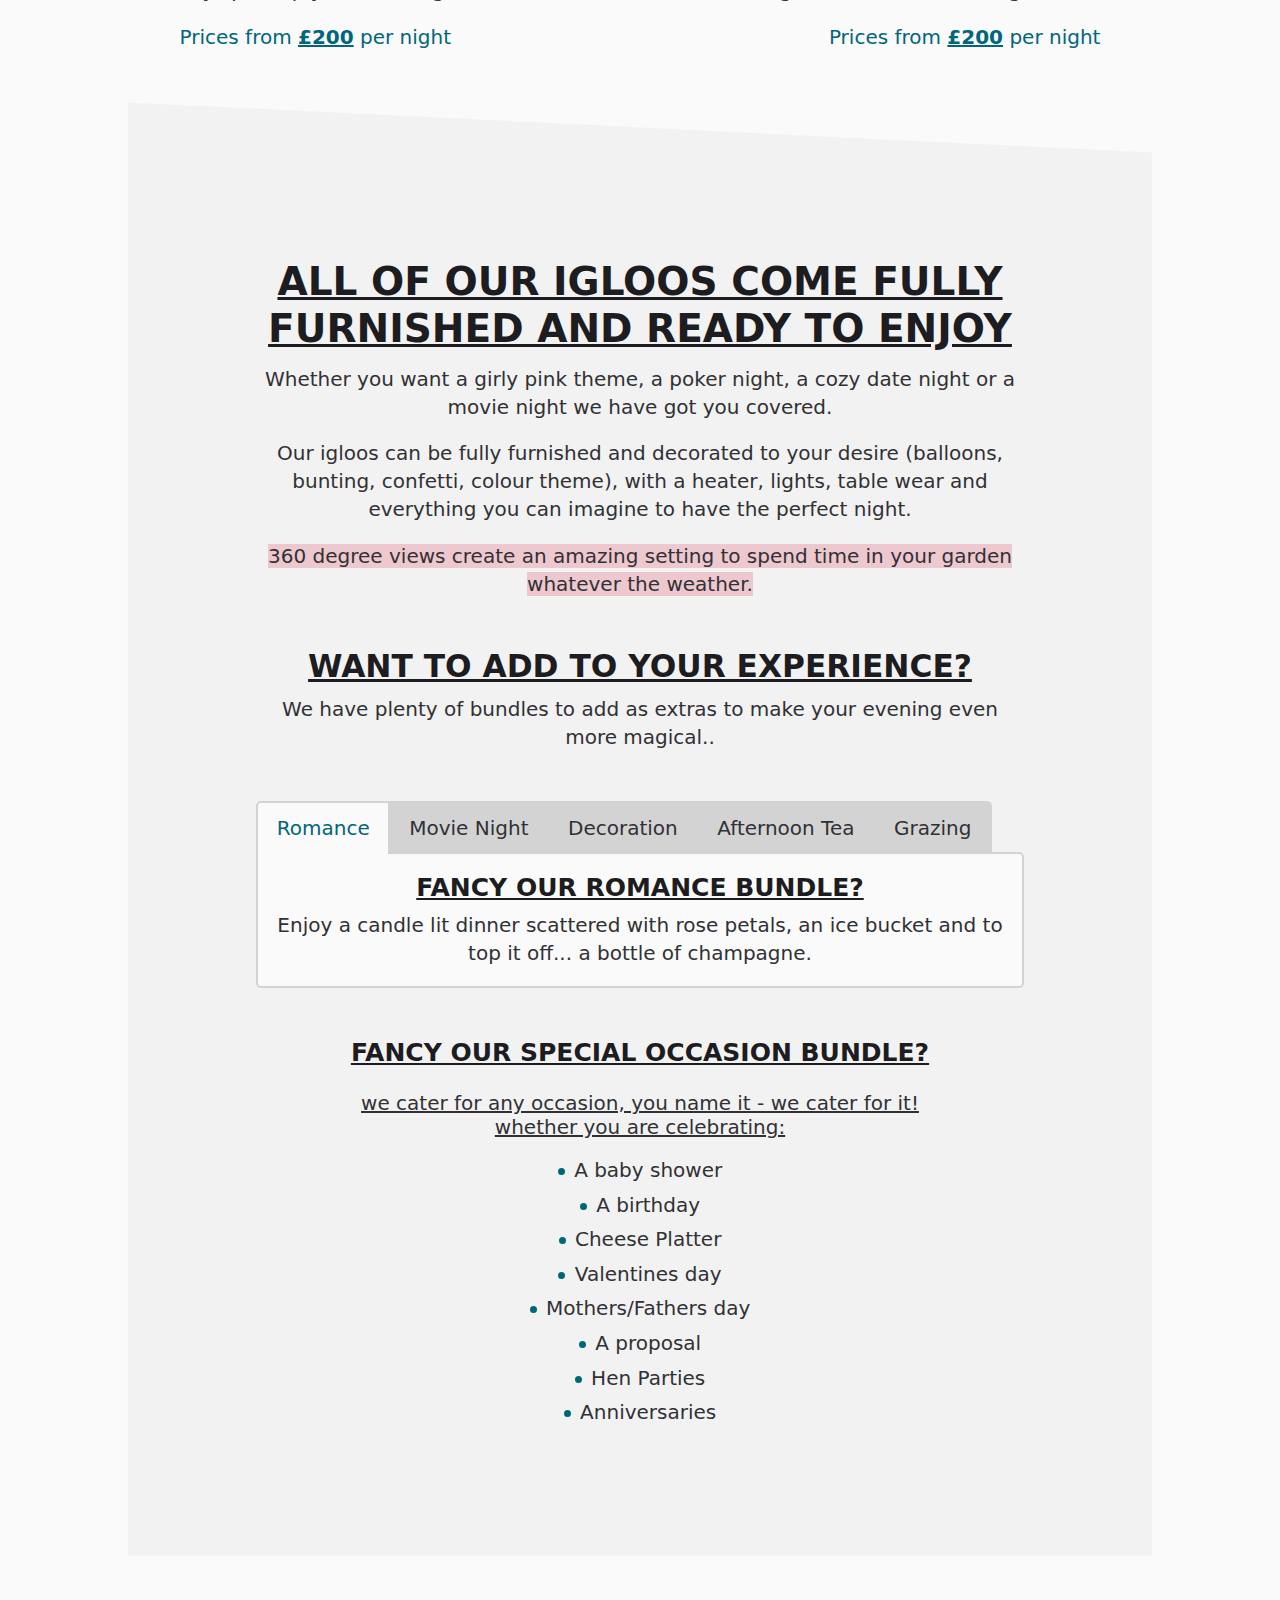
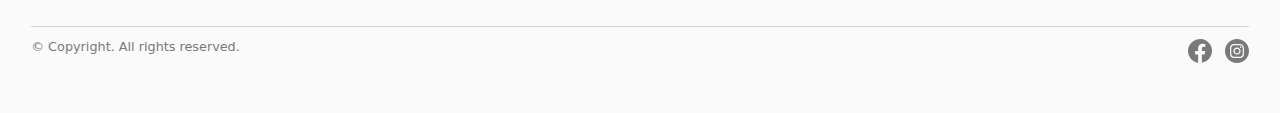
<file: packages.html>
<!doctype html>
<html lang="en">

<head>
    <meta charset="UTF-8">
    <meta name="viewport" content="width=device-width, initial-scale=1">
    <script>document.getElementsByTagName("html")[0].className += " js";</script>
    <link rel="stylesheet" href="assets/css/style.css">
    <link rel="stylesheet" href="assets/css/main.css">
    <!-- Uncomment the script below if you need to support browsers where CSS Variables have not been implemented (e.g., IE11) -->
    <!-- <script>
    if(!('CSS' in window) || !CSS.supports('color', 'var(--color-var)')) {var cfStyle = document.getElementById('codyframe');if(cfStyle) {var href = cfStyle.getAttribute('href');href = href.replace('style.css', 'style-fallback.css');cfStyle.setAttribute('href', href);}}
  </script> -->
    <title>Packages</title>
</head>

<body>
    <div class="inner-container">
        <a class="back-to-top js-back-to-top" href="#" data-offset="100" data-duration="300">
            <svg class="icon" viewBox="0 0 16 16">
                <title>Go to top of page</title>
                <g stroke-width="1" stroke="currentColor">
                    <polyline fill="none" stroke="currentColor" stroke-linecap="round" stroke-linejoin="round"
                        stroke-miterlimit="10" points="15.5,11.5 8,4 0.5,11.5 "></polyline>
                </g>
            </svg>
        </a>
        <header class="f-header position-relative js-f-header">
            <div class="f-header__mobile-content container max-width-lg">
                <a href="index.html" class="f-header__logo">
                    <img src="images/logo/1a135e025ea6efb74739a5352acae87cd7553780.png">
                    <title>Go to homepage</title></img>
                </a>

                <button class="reset anim-menu-btn js-anim-menu-btn f-header__nav-control js-tab-focus"
                    aria-label="Toggle menu">
                    <i class="anim-menu-btn__icon anim-menu-btn__icon--close" aria-hidden="true"></i>
                </button>
            </div>

            <div class="f-header__nav" role="navigation">
                <div class="f-header__nav-grid justify-between@md container max-width-lg">
                    <div class="f-header__nav-logo-wrapper flex-grow flex-basis-0">
                        <a href="index.html" class="f-header__logo">
                            <img src="images/logo/1a135e025ea6efb74739a5352acae87cd7553780.png">
                            <title>Go to homepage</title></img>
                        </a>
                    </div>

                    <ul class="f-header__list flex-grow flex-basis-0 justify-center@md">
                        <li class="f-header__item"><a href="index.html" class="f-header__link">About us</a></li>
                        <li class="f-header__item"><a href="packages.html" class="f-header__link" aria-current="page">Packages</a></li>
                        <li class="f-header__item"><a href="contact-us.html" class="f-header__link">Book/Contact</a></li>
                        <li class="f-header__item"><a href="igloos-for-sale.html" class="f-header__link">Igloos For Sale</a></li>
                        <li class="f-header__item">
                            <a href="#0" class="f-header__link f-header__hidden">
                                <span>More</span>
                                <svg class="f-header__dropdown-icon icon" aria-hidden="true" viewBox="0 0 12 12">
                                    <path d="M6,9l4-5H2Z" />
                                </svg>
                            </a>
                            <ul class="f-header__dropdown">
                                <li><a href="reviews.html" class="f-header__dropdown-link f-header__underline">Reviews</a></li>
                                <li><a href="bookingT&Cs.html" class="f-header__dropdown-link f-header__underline">Booking T&Cs</a></li>
                                <li><a href="FAQs.html" class="f-header__dropdown-link">FAQs</a>
                                </li>
                            </ul>
                        </li>
                    </ul>

                    <ul class="f-header__list flex-grow flex-basis-0 justify-end@md">
                        <li class="f-header__item">
                            <a href="mailto:info@theigloocompany.co.uk" class="f-header__link f-header__link--icon"
                                aria-label="Send us an Email">
                                <svg class="icon" xmlns="http://www.w3.org/2000/svg" width="24" height="24"
                                    viewBox="0 0 24 24">
                                    <path
                                        d="M0 3v18h24v-18h-24zm6.623 7.929l-4.623 5.712v-9.458l4.623 3.746zm-4.141-5.929h19.035l-9.517 7.713-9.518-7.713zm5.694 7.188l3.824 3.099 3.83-3.104 5.612 6.817h-18.779l5.513-6.812zm9.208-1.264l4.616-3.741v9.348l-4.616-5.607z" />
                                </svg>
                                <span class="margin-left-xxs">Send us an Email</span>
                            </a>
                        </li>

                        <li class="f-header__item">
                            <a href="https://www.facebook.com/THEIGLOOCOMPANY" target="_blank"
                                class="f-header__link f-header__link--icon" aria-label="Follow us on Facebook">
                                <svg class="icon" viewBox="0 0 32 32">
                                    <path
                                        d="M32,16A16,16,0,1,0,13.5,31.806V20.625H9.438V16H13.5V12.475c0-4.01,2.389-6.225,6.043-6.225a24.644,24.644,0,0,1,3.582.312V10.5H21.107A2.312,2.312,0,0,0,18.5,13v3h4.438l-.71,4.625H18.5V31.806A16,16,0,0,0,32,16Z">
                                    </path>
                                </svg>
                                <span class="margin-left-xxs">Follow us on Facebook</span>
                            </a>
                        </li>

                        <li class="f-header__item">
                            <a href="https://www.instagram.com/theigloocompany__/" target="_blank"
                                class="f-header__link f-header__link--icon" aria-label="Follow us on Instagram">
                                <svg class="icon" xmlns="http://www.w3.org/2000/svg" width="24" height="24"
                                    viewBox="0 0 24 24">
                                    <path
                                        d="M14.829 6.302c-.738-.034-.96-.04-2.829-.04s-2.09.007-2.828.04c-1.899.087-2.783.986-2.87 2.87-.033.738-.041.959-.041 2.828s.008 2.09.041 2.829c.087 1.879.967 2.783 2.87 2.87.737.033.959.041 2.828.041 1.87 0 2.091-.007 2.829-.041 1.899-.086 2.782-.988 2.87-2.87.033-.738.04-.96.04-2.829s-.007-2.09-.04-2.828c-.088-1.883-.973-2.783-2.87-2.87zm-2.829 9.293c-1.985 0-3.595-1.609-3.595-3.595 0-1.985 1.61-3.594 3.595-3.594s3.595 1.609 3.595 3.594c0 1.985-1.61 3.595-3.595 3.595zm3.737-6.491c-.464 0-.84-.376-.84-.84 0-.464.376-.84.84-.84.464 0 .84.376.84.84 0 .463-.376.84-.84.84zm-1.404 2.896c0 1.289-1.045 2.333-2.333 2.333s-2.333-1.044-2.333-2.333c0-1.289 1.045-2.333 2.333-2.333s2.333 1.044 2.333 2.333zm-2.333-12c-6.627 0-12 5.373-12 12s5.373 12 12 12 12-5.373 12-12-5.373-12-12-12zm6.958 14.886c-.115 2.545-1.532 3.955-4.071 4.072-.747.034-.986.042-2.887.042s-2.139-.008-2.886-.042c-2.544-.117-3.955-1.529-4.072-4.072-.034-.746-.042-.985-.042-2.886 0-1.901.008-2.139.042-2.886.117-2.544 1.529-3.955 4.072-4.071.747-.035.985-.043 2.886-.043s2.14.008 2.887.043c2.545.117 3.957 1.532 4.071 4.071.034.747.042.985.042 2.886 0 1.901-.008 2.14-.042 2.886z" />
                                </svg>
                                <span class="margin-left-xxs">Follow us on Instagram</span>
                            </a>
                        </li>
                    </ul>
                </div>
            </div>
        </header>

        <section class="hero hero--overlay-layer position-relative padding-y-mix">
            <div class="container max-width-adaptive-sm">
                <div class="position-relative z-index-2 text-center">

                    <div class="text-component margin-bottom-xl">
                        <h1 style="text-decoration: underline;">Our Packages</h1>
                        <p style="color:#000">We have a range of packages to suit anyone and everyone... whether you are
                            hosting a kids birthday party, preparing to propose, want a cozy date night or are having a
                            cocktail party... we've got you covered!</p>
                    </div>

                </div>
            </div>
        </section>
    </div>

    <section class="feature-v6 feature-v6--img-sm margin-bottom-md">
        <div class="container max-width-adaptive-lg">
            <div class="grid gap-xl" style="flex-wrap: wrap">
                <div class="col-6@md">
                    <div class="feature-v6__item text-center">
                        <img class="margin-x-auto" src="images/other/abcd872503f4eb0b18820949f301bbea9f4bf4a4.jpg"
                            alt="Image description">
                        <div class="text-component">
                            <h4 style="text-decoration: underline;">Movie Night</h4>
                            <p>Have full access to Netflix, our projector, beanbags, popcorn, blankets, cushions and
                                cozy up under the stars watching your favourite film!</p>
                            <p style="color: var(--color-primary, #00667b)">Prices from <strong
                                    style="text-decoration: underline;">£200</strong>
                                per night</p>
                        </div>
                    </div>
                </div>

                <div class="col-6@md">
                    <div class="feature-v6__item text-center">
                        <img class="margin-x-auto" src="images/other/c0fad2b93ec3f165f33c7616d0293312921acf58.jpg"
                            alt="Image description">
                        <div class="text-component">
                            <h4 style="text-decoration: underline;">HotTub Night</h4>
                            <p>Have a pamper night with our hot tub under the stars, enjoy a romantic date night, a
                                night with the girls or even a pizza party with the hot tub!</p>
                            <p>Perfect for special nights and celebrations. Our luxury hot tub surrounded by our
                                igloo - GOALS!</p>
                            <p style="color: var(--color-primary, #00667b)">Prices from <strong
                                    style="text-decoration: underline;">£300</strong> per night</p>
                        </div>
                    </div>
                </div>

                <div class="col-6@md">
                    <div class="feature-v6__item text-center">
                        <img class="margin-x-auto" src="images/other/f685378da887d79015d02e475e424f248d6c34f6.jpg"
                            alt="Image description">
                        <div class="text-component">
                            <h4 style="text-decoration: underline;">Date Night</h4>
                            <p>Want to really wow your other half?</p>
                            <p>Our dates nights are perfect for you!</p>
                            <p>Have one of our recommended chefs cook you dinner, eat under the stars, add a bottle
                                of champagne and really spice up your date night.</p>
                            <p style="color: var(--color-primary, #00667b)">Prices from <strong
                                    style="text-decoration: underline;">£200</strong>
                                per night</p>
                        </div>
                    </div>
                </div>

                <div class="col-6@md">
                    <div class="feature-v6__item text-center">
                        <img class="margin-x-auto" src="images/other/d61648258731f867c82a0626e5e45fe306c5b487.jpg"
                            alt="Image description">
                        <div class="text-component">
                            <h4 style="text-decoration: underline;">Celebration Night</h4>
                            <p>Want to celebrate something?</p>
                            <p>Have nothing to celebrate but still want a party?</p>
                            <p>Our celebration igloo is perfect for you! with upto 10 people you could have the
                                perfect dinner, cocktail evening or even disco in our igloo under the stars.</p>
                            <p style="color: var(--color-primary, #00667b)">Prices from <strong
                                    style="text-decoration: underline;">£200</strong>
                                per night</p>
                        </div>
                    </div>
                </div>
            </div>
        </div>
    </section>

    <div class="main-container">
        <section class="diagonal-section-top bg-contrast-lower">
            <div class="container max-width-adaptive-sm padding-y-xxl">
                <div class="text-center">

                    <div class="text-component margin-bottom-lg">
                        <h2 class="margin-bottom-xl" style="text-decoration: underline;">ALL OF OUR IGLOOS COME FULLY
                            FURNISHED AND READY TO ENJOY</h2>
                        <p>Whether you want a girly pink theme, a poker night, a cozy date night or a movie night we
                            have got you covered.</p>
                        <p>Our igloos can be fully furnished and decorated to your desire (balloons, bunting, confetti,
                            colour theme), with a heater, lights, table wear and everything you can imagine to have the
                            perfect night.</p>
                        <p><mark>360 degree views create an amazing setting to spend time in your garden whatever the
                                weather.
                            </mark></p>
                    </div>

                    <div class="text-component margin-bottom-lg">
                        <h3 style="text-decoration: underline;">WANT TO ADD TO YOUR EXPERIENCE?</h3>
                        <p>We have plenty of bundles to add as extras to make your evening even more magical..</p>
                    </div>

                    <div class="tabs-v3 js-tabs margin-bottom-lg">
                        <ul class="tabs-v3__controls js-tabs__controls" aria-label="Tabs Interface">
                            <li><a href="#tab1Panel1" class="tabs-v3__control js-tab-focus"
                                    aria-selected="true">Romance</a></li>
                            <li><a href="#tab1Panel2" class="tabs-v3__control js-tab-focus">Movie Night</a></li>
                            <li><a href="#tab1Panel3" class="tabs-v3__control js-tab-focus">Decoration</a></li>
                            <li><a href="#tab1Panel4" class="tabs-v3__control js-tab-focus">Afternoon Tea</a></li>
                            <li><a href="#tab1Panel5" class="tabs-v3__control js-tab-focus">Grazing</a></li>
                        </ul>

                        <div class="tabs-v3__panels js-tabs__panels">
                            <section id="tab1Panel1" class="tabs-v3__panel is-visible js-tabs__panel">
                                <div class="text-component">
                                    <h4 style="text-decoration: underline;">FANCY OUR ROMANCE BUNDLE?</h4>
                                    <p>Enjoy a candle lit dinner scattered with rose petals, an ice bucket and to top it
                                        off... a bottle of champagne.</p>
                                </div>
                            </section>

                            <section id="tab1Panel2" class="tabs-v3__panel js-tabs__panel">
                                <div class="text-component">
                                    <h4 style="text-decoration: underline;">FANCY OUR MOVIE NGHT BUNDLE?</h4>
                                    <p>Enjoy a movie night with our projector, Netflix popcorn machine, beanbags,
                                        blankets and cushions.</p>
                                    <p>Perfect for getting cosy and watching your favourite movie under the stars.</p>
                                </div>
                            </section>

                            <section id="tab1Panel3" class="tabs-v3__panel js-tabs__panel">
                                <div class="text-component">
                                    <h4 style="text-decoration: underline;">FANCY OUR DECORATION BUNDLE?</h4>
                                    <p>Enjoy your igloo filled with helium balloons, bunting, confetti to really add
                                        that sparkle to your evening.</p>
                                </div>
                            </section>

                            <section id="tab1Panel4" class="tabs-v3__panel js-tabs__panel">
                                <div class="text-component">
                                    <h4 style="text-decoration: underline;">FANCY OUR AFTERNOON TEA BUNDLE?</h4>
                                    <p>Enjoy your igloo for the day with our afternoon tea bundle, perfect for special
                                        occasions.</p>
                                </div>
                            </section>

                            <section id="tab1Panel5" class="tabs-v3__panel js-tabs__panel">
                                <div class="text-component">
                                    <h4 style="text-decoration: underline;">FANCY OUR GRAZING BUNDLE?</h4>
                                    <p>Enjoy your igloo with one of our many grazing platters, perfect to eat under the
                                        stars.</p>
                                    <br>
                                    <ul class="list list--ul">
                                        <p class="margin-bottom-sm" style="text-decoration:underline;">GRAZING PLATTERS
                                            TO CHOOSE FROM:</p>
                                        <li>Italian Platter</li>
                                        <li>Antipasti Platter with cured meats</li>
                                        <li>Cheese Platter</li>
                                        <li>Fruit Platter</li>
                                        <li>Dessert Platter</li>
                                        <li>Vegan Platter</li>
                                    </ul>
                                </div>
                            </section>
                        </div>
                    </div>

                    <ul class="list list--ul">
                        <h4 class="margin-bottom-sm" style="text-decoration:underline;">FANCY OUR SPECIAL OCCASION
                            BUNDLE?</h4>
                        <p class="margin-bottom-sm" style="text-decoration: underline;">we cater for any occasion, you
                            name it - we cater for it!<br>
                            whether you are celebrating:</p>
                        <li>A baby shower</li>
                        <li>A birthday</li>
                        <li>Cheese Platter</li>
                        <li>Valentines day</li>
                        <li>Mothers/Fathers day</li>
                        <li>A proposal</li>
                        <li>Hen Parties</li>
                        <li>Anniversaries</li>
                    </ul>

                </div>
            </div>
        </section>
    </div>

    <footer class="main-footer" style="padding-bottom: var(--space-lg);">
        <div class="container max-width-lg">

            <div class="main-footer__colophon border-top padding-top-xs margin-top-lg">
                <div class="text-sm text-xs@md color-contrast-medium flex flex-wrap gap-xs">
                    <span>&copy; Copyright. All rights reserved.</span>
                </div>

                <div class="flex items-center gap-xs">
                    <a href="https://www.facebook.com/THEIGLOOCOMPANY" target="_blank" class="main-footer__social">
                        <svg class="icon block" viewBox="0 0 32 32">
                            <title>Follow us on Facebook</title>
                            <g>
                                <path
                                    d="M32,16A16,16,0,1,0,13.5,31.806V20.625H9.438V16H13.5V12.475c0-4.01,2.389-6.225,6.043-6.225a24.644,24.644,0,0,1,3.582.312V10.5H21.107A2.312,2.312,0,0,0,18.5,13v3h4.438l-.71,4.625H18.5V31.806A16,16,0,0,0,32,16Z">
                                </path>
                            </g>
                        </svg>
                    </a>

                    <a href="https://www.instagram.com/theigloocompany__/" target="_blank" class="main-footer__social">
                        <svg class="icon block" xmlns="http://www.w3.org/2000/svg" width="24" height="24"
                            viewBox="0 0 24 24">
                            <title>Follow us on Instagram</title>
                            <g>
                                <path
                                    d="M14.829 6.302c-.738-.034-.96-.04-2.829-.04s-2.09.007-2.828.04c-1.899.087-2.783.986-2.87 2.87-.033.738-.041.959-.041 2.828s.008 2.09.041 2.829c.087 1.879.967 2.783 2.87 2.87.737.033.959.041 2.828.041 1.87 0 2.091-.007 2.829-.041 1.899-.086 2.782-.988 2.87-2.87.033-.738.04-.96.04-2.829s-.007-2.09-.04-2.828c-.088-1.883-.973-2.783-2.87-2.87zm-2.829 9.293c-1.985 0-3.595-1.609-3.595-3.595 0-1.985 1.61-3.594 3.595-3.594s3.595 1.609 3.595 3.594c0 1.985-1.61 3.595-3.595 3.595zm3.737-6.491c-.464 0-.84-.376-.84-.84 0-.464.376-.84.84-.84.464 0 .84.376.84.84 0 .463-.376.84-.84.84zm-1.404 2.896c0 1.289-1.045 2.333-2.333 2.333s-2.333-1.044-2.333-2.333c0-1.289 1.045-2.333 2.333-2.333s2.333 1.044 2.333 2.333zm-2.333-12c-6.627 0-12 5.373-12 12s5.373 12 12 12 12-5.373 12-12-5.373-12-12-12zm6.958 14.886c-.115 2.545-1.532 3.955-4.071 4.072-.747.034-.986.042-2.887.042s-2.139-.008-2.886-.042c-2.544-.117-3.955-1.529-4.072-4.072-.034-.746-.042-.985-.042-2.886 0-1.901.008-2.139.042-2.886.117-2.544 1.529-3.955 4.072-4.071.747-.035.985-.043 2.886-.043s2.14.008 2.887.043c2.545.117 3.957 1.532 4.071 4.071.034.747.042.985.042 2.886 0 1.901-.008 2.14-.042 2.886z">
                                </path>
                            </g>
                        </svg>
                    </a>
                </div>

            </div>

        </div>
    </footer>

    <script src="assets/js/scripts.js"></script>
    <script src="assets/js/flexi-header.js"></script>
    <script src="assets/js/anim-menu-btn.js"></script>
    <script src="assets/js/tabs.js"></script>
    <script src="assets/js/back-to-top.js"></script>
</body>

</html>
</file>
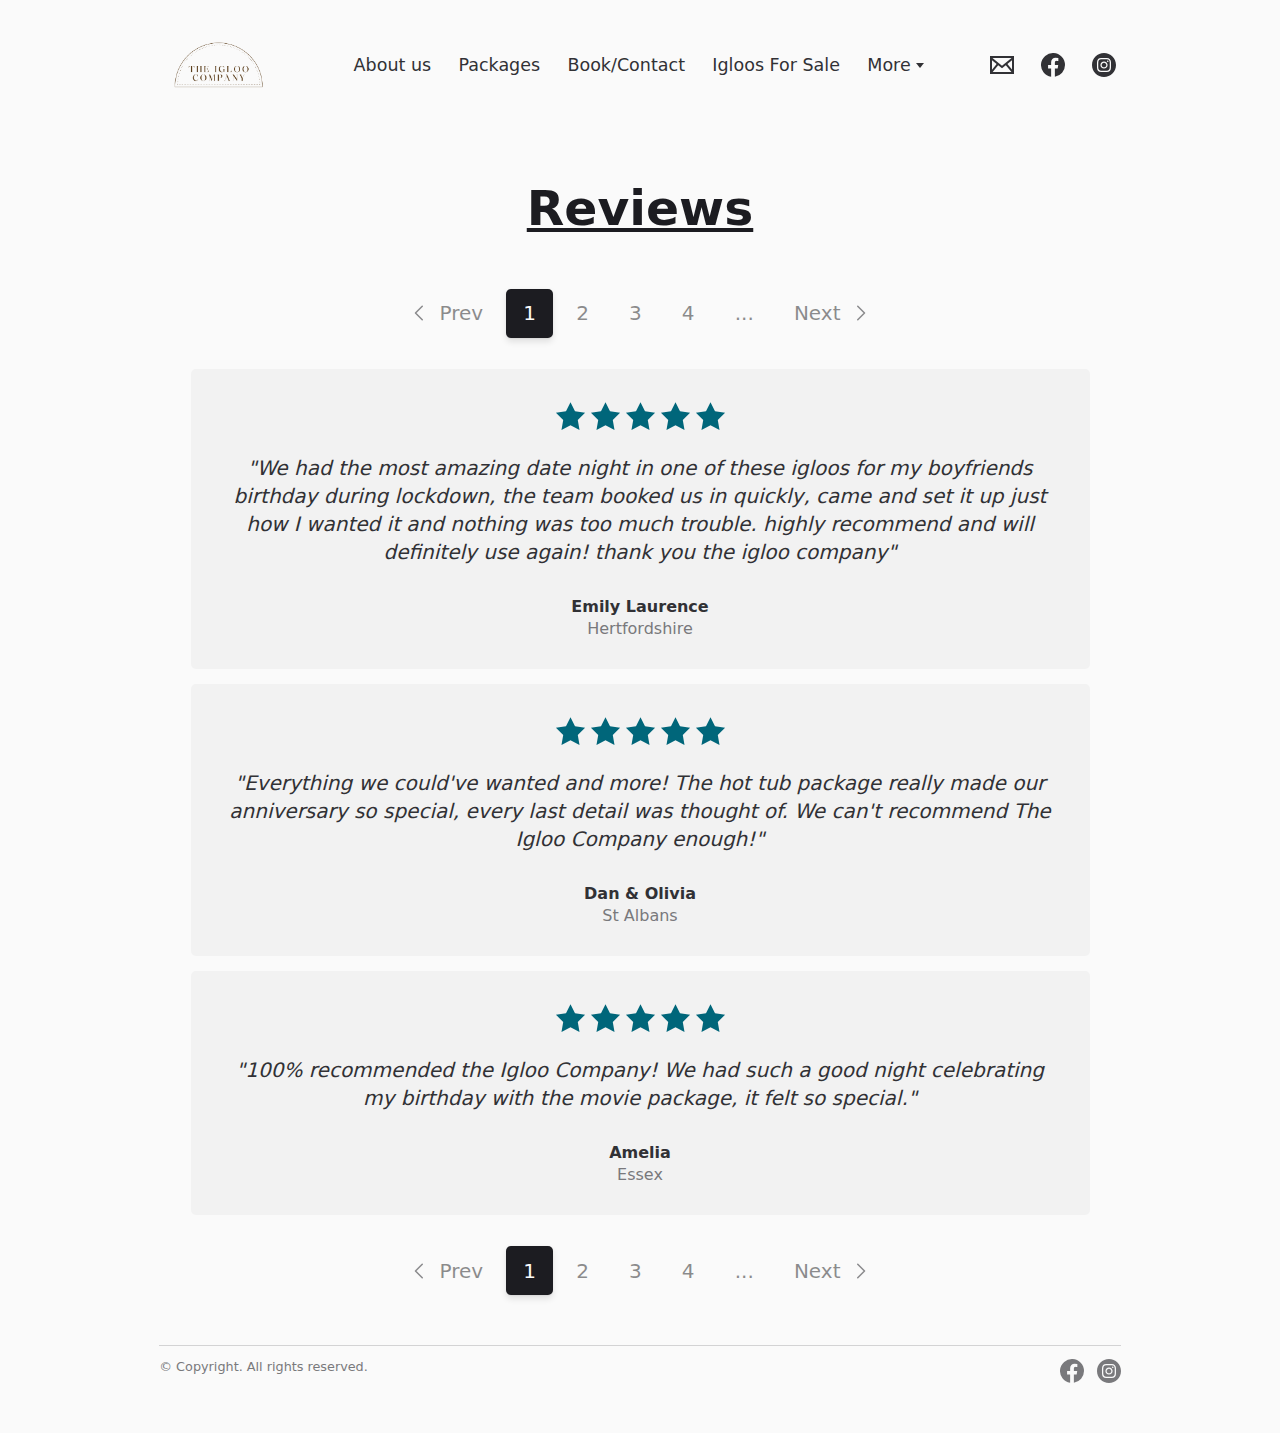
<file: reviews.html>
<!doctype html>
<html lang="en">

<head>
    <meta charset="UTF-8">
    <meta name="viewport" content="width=device-width, initial-scale=1">
    <script>document.getElementsByTagName("html")[0].className += " js";</script>
    <link rel="stylesheet" href="assets/css/style.css">
    <link rel="stylesheet" href="assets/css/main.css">
    <!-- Uncomment the script below if you need to support browsers where CSS Variables have not been implemented (e.g., IE11) -->
    <!-- <script>
    if(!('CSS' in window) || !CSS.supports('color', 'var(--color-var)')) {var cfStyle = document.getElementById('codyframe');if(cfStyle) {var href = cfStyle.getAttribute('href');href = href.replace('style.css', 'style-fallback.css');cfStyle.setAttribute('href', href);}}
  </script> -->
    <title>Reviews</title>
</head>

<body>
    <div class="inner-container">
        <a class="back-to-top js-back-to-top" href="#" data-offset="100" data-duration="300">
            <svg class="icon" viewBox="0 0 16 16">
                <title>Go to top of page</title>
                <g stroke-width="1" stroke="currentColor">
                    <polyline fill="none" stroke="currentColor" stroke-linecap="round" stroke-linejoin="round"
                        stroke-miterlimit="10" points="15.5,11.5 8,4 0.5,11.5 "></polyline>
                </g>
            </svg>
        </a>
        <header class="f-header position-relative js-f-header">
            <div class="f-header__mobile-content container max-width-lg">
                <a href="index.html" class="f-header__logo">
                    <img src="images/logo/1a135e025ea6efb74739a5352acae87cd7553780.png">
                    <title>Go to homepage</title></img>
                </a>

                <button class="reset anim-menu-btn js-anim-menu-btn f-header__nav-control js-tab-focus"
                    aria-label="Toggle menu">
                    <i class="anim-menu-btn__icon anim-menu-btn__icon--close" aria-hidden="true"></i>
                </button>
            </div>

            <div class="f-header__nav" role="navigation">
                <div class="f-header__nav-grid justify-between@md container max-width-lg">
                    <div class="f-header__nav-logo-wrapper flex-grow flex-basis-0">
                        <a href="index.html" class="f-header__logo">
                            <img src="images/logo/1a135e025ea6efb74739a5352acae87cd7553780.png">
                            <title>Go to homepage</title></img>
                        </a>
                    </div>

                    <ul class="f-header__list flex-grow flex-basis-0 justify-center@md">
                        <li class="f-header__item"><a href="index.html" class="f-header__link">About us</a></li>
                        <li class="f-header__item"><a href="packages.html" class="f-header__link">Packages</a></li>
                        <li class="f-header__item"><a href="contact-us.html" class="f-header__link">Book/Contact</a></li>
                        <li class="f-header__item"><a href="igloos-for-sale.html" class="f-header__link">Igloos For Sale</a></li>
                        <li class="f-header__item">
                            <a href="#0" class="f-header__link f-header__hidden">
                                <span>More</span>
                                <svg class="f-header__dropdown-icon icon" aria-hidden="true" viewBox="0 0 12 12">
                                    <path d="M6,9l4-5H2Z" />
                                </svg>
                            </a>
                            <ul class="f-header__dropdown">
                                <li><a href="reviews.html" class="f-header__dropdown-link f-header__underline" aria-current="page">Reviews</a></li>
                                <li><a href="bookingT&Cs.html" class="f-header__dropdown-link f-header__underline">Booking T&Cs</a></li>
                                <li><a href="FAQs.html" class="f-header__dropdown-link">FAQs</a>
                                </li>
                            </ul>
                        </li>
                    </ul>

                    <ul class="f-header__list flex-grow flex-basis-0 justify-end@md">
                        <li class="f-header__item">
                            <a href="mailto:info@theigloocompany.co.uk" class="f-header__link f-header__link--icon"
                                aria-label="Send us an Email">
                                <svg class="icon" xmlns="http://www.w3.org/2000/svg" width="24" height="24"
                                    viewBox="0 0 24 24">
                                    <path
                                        d="M0 3v18h24v-18h-24zm6.623 7.929l-4.623 5.712v-9.458l4.623 3.746zm-4.141-5.929h19.035l-9.517 7.713-9.518-7.713zm5.694 7.188l3.824 3.099 3.83-3.104 5.612 6.817h-18.779l5.513-6.812zm9.208-1.264l4.616-3.741v9.348l-4.616-5.607z" />
                                </svg>
                                <span class="margin-left-xxs">Send us an Email</span>
                            </a>
                        </li>

                        <li class="f-header__item">
                            <a href="https://www.facebook.com/THEIGLOOCOMPANY" target="_blank"
                                class="f-header__link f-header__link--icon" aria-label="Follow us on Facebook">
                                <svg class="icon" viewBox="0 0 32 32">
                                    <path
                                        d="M32,16A16,16,0,1,0,13.5,31.806V20.625H9.438V16H13.5V12.475c0-4.01,2.389-6.225,6.043-6.225a24.644,24.644,0,0,1,3.582.312V10.5H21.107A2.312,2.312,0,0,0,18.5,13v3h4.438l-.71,4.625H18.5V31.806A16,16,0,0,0,32,16Z">
                                    </path>
                                </svg>
                                <span class="margin-left-xxs">Follow us on Facebook</span>
                            </a>
                        </li>

                        <li class="f-header__item">
                            <a href="https://www.instagram.com/theigloocompany__/" target="_blank"
                                class="f-header__link f-header__link--icon" aria-label="Follow us on Instagram">
                                <svg class="icon" xmlns="http://www.w3.org/2000/svg" width="24" height="24"
                                    viewBox="0 0 24 24">
                                    <path
                                        d="M14.829 6.302c-.738-.034-.96-.04-2.829-.04s-2.09.007-2.828.04c-1.899.087-2.783.986-2.87 2.87-.033.738-.041.959-.041 2.828s.008 2.09.041 2.829c.087 1.879.967 2.783 2.87 2.87.737.033.959.041 2.828.041 1.87 0 2.091-.007 2.829-.041 1.899-.086 2.782-.988 2.87-2.87.033-.738.04-.96.04-2.829s-.007-2.09-.04-2.828c-.088-1.883-.973-2.783-2.87-2.87zm-2.829 9.293c-1.985 0-3.595-1.609-3.595-3.595 0-1.985 1.61-3.594 3.595-3.594s3.595 1.609 3.595 3.594c0 1.985-1.61 3.595-3.595 3.595zm3.737-6.491c-.464 0-.84-.376-.84-.84 0-.464.376-.84.84-.84.464 0 .84.376.84.84 0 .463-.376.84-.84.84zm-1.404 2.896c0 1.289-1.045 2.333-2.333 2.333s-2.333-1.044-2.333-2.333c0-1.289 1.045-2.333 2.333-2.333s2.333 1.044 2.333 2.333zm-2.333-12c-6.627 0-12 5.373-12 12s5.373 12 12 12 12-5.373 12-12-5.373-12-12-12zm6.958 14.886c-.115 2.545-1.532 3.955-4.071 4.072-.747.034-.986.042-2.887.042s-2.139-.008-2.886-.042c-2.544-.117-3.955-1.529-4.072-4.072-.034-.746-.042-.985-.042-2.886 0-1.901.008-2.139.042-2.886.117-2.544 1.529-3.955 4.072-4.071.747-.035.985-.043 2.886-.043s2.14.008 2.887.043c2.545.117 3.957 1.532 4.071 4.071.034.747.042.985.042 2.886 0 1.901-.008 2.14-.042 2.886z" />
                                </svg>
                                <span class="margin-left-xxs">Follow us on Instagram</span>
                            </a>
                        </li>
                    </ul>
                </div>
            </div>
        </header>

        <section>
            <div class="container margin-bottom-sm max-width-md max-margin-sm">
                <div class="margin-bottom-lg">
                    <h1 class="text-center" style="text-decoration:underline;">Reviews</h1>
                </div>
                <div class="container">
                    <nav class="pagination margin-bottom-md">
                        <ol class="pagination__list flex flex-wrap gap-xxxs justify-center">
                          <li>
                            <a href="#0" class="pagination__item pagination__item--disabled" aria-label="Go to previous page">
                              <svg class="icon margin-right-xxxs" aria-hidden="true" viewBox="0 0 16 16"><title>Previous</title><g stroke-width="1" stroke="currentColor"><polyline fill="none" stroke="currentColor" stroke-linecap="round" stroke-linejoin="round" stroke-miterlimit="10" points="9.5,3.5 5,8 9.5,12.5 "></polyline></g></svg>
                              <span>Prev</span>
                            </a>
                          </li>
                      
                          <li class="display@sm">
                            <a href="reviews.html" class="pagination__item pagination__item--selected" aria-current="page">1</a>
                          </li>
                      
                          <li class="display@sm">
                            <a href="#0" class="pagination__item pagination__item--disabled">2</a>
                          </li>
                      
                          <li class="display@sm">
                            <a href="#0" class="pagination__item pagination__item--disabled">3</a>
                          </li>
                      
                          <li class="display@sm">
                            <a href="#0" class="pagination__item pagination__item--disabled">4</a>
                          </li>
                      
                          <li class="display@sm" aria-hidden="true">
                            <span class="pagination__item pagination__item--disabled pagination__item--ellipsis">...</span>
                          </li>
                      
                          <li>
                            <a href="#0" class="pagination__item pagination__item--disabled" aria-label="Go to next page">
                              <span>Next</span>
                              <svg class="icon margin-left-xxxs" aria-hidden="true" viewBox="0 0 16 16"><title>Next</title><g stroke-width="1" stroke="currentColor"><polyline fill="none" stroke="currentColor" stroke-linecap="round" stroke-linejoin="round" stroke-miterlimit="10" points="6.5,3.5 11,8 6.5,12.5 "></polyline></g></svg>
                            </a>
                          </li>
                        </ol>
                      </nav>
                <div class="gap-md justify-center margin-bottom-md">
                    <div class="bg-contrast-lower radius-md padding-md text-center">
                    <div class="rating rating--read-only js-rating js-rating--read-only margin-bottom-sm">
                        <p class="sr-only">The rating of this product is <span class="rating__value js-rating__value">5</span> out
                        of 5</p>
            
                        <div class="rating__control rating__control--is-hidden js-rating__control">
                        <svg width="24" height="24" viewBox="0 0 24 24">
                            <polygon
                            points="12 1.489 15.09 7.751 22 8.755 17 13.629 18.18 20.511 12 17.261 5.82 20.511 7 13.629 2 8.755 8.91 7.751 12 1.489"
                            fill="currentColor" />
                        </svg>
                        </div>
                    </div>
            
                    <blockquote class="line-height-md margin-bottom-md" style="font-style: italic;">"We had the most amazing
                        date
                        night in one of these igloos
                        for my boyfriends birthday during lockdown, the team booked us in quickly, came and set it up just how I
                        wanted it and nothing was too much trouble. highly recommend and will definitely use again!
                        thank you the igloo company"</blockquote>
            
                    <footer class="flex flex-column items-center margin-top-auto@md">
                        <cite class="text-sm">
                        <strong>Emily Laurence</strong>
                        <span class="block color-contrast-medium margin-top-xxxxs">Hertfordshire</span>
                        </cite>
                    </footer>
                    </div>
            
                    <div class="bg-contrast-lower radius-md padding-md text-center">
                    <div class="rating rating--read-only js-rating js-rating--read-only margin-bottom-sm">
                        <p class="sr-only">The rating of this product is <span class="rating__value js-rating__value">5</span> out
                        of 5</p>
            
                        <div class="rating__control rating__control--is-hidden js-rating__control">
                        <svg width="24" height="24" viewBox="0 0 24 24">
                            <polygon
                            points="12 1.489 15.09 7.751 22 8.755 17 13.629 18.18 20.511 12 17.261 5.82 20.511 7 13.629 2 8.755 8.91 7.751 12 1.489"
                            fill="currentColor" />
                        </svg>
                        </div>
                    </div>
            
                    <blockquote class="line-height-md margin-bottom-md" style="font-style: italic;">"Everything we could've
                        wanted and more! The hot tub package really made our anniversary so special, every last detail was 
                        thought of. We can't recommend The Igloo Company enough!"</blockquote>
            
                    <footer class="flex flex-column items-center margin-top-auto@md">
                        <cite class="text-sm">
                        <strong>Dan & Olivia</strong>
                        <span class="block color-contrast-medium margin-top-xxxxs">St Albans</span>
                        </cite>
                    </footer>
                    </div>
            
                    <div class="bg-contrast-lower radius-md padding-md text-center">
                    <div class="rating rating--read-only js-rating js-rating--read-only margin-bottom-sm">
                        <p class="sr-only">The rating of this product is <span class="rating__value js-rating__value">5</span> out
                        of 5</p>
            
                        <div class="rating__control rating__control--is-hidden js-rating__control">
                        <svg width="24" height="24" viewBox="0 0 24 24">
                            <polygon
                            points="12 1.489 15.09 7.751 22 8.755 17 13.629 18.18 20.511 12 17.261 5.82 20.511 7 13.629 2 8.755 8.91 7.751 12 1.489"
                            fill="currentColor" />
                        </svg>
                        </div>
                    </div>
            
                    <blockquote class="line-height-md margin-bottom-md" style="font-style: italic;">"100% recommended the Igloo 
                        Company! We had such a good night celebrating my birthday with the movie package, it felt so special."</blockquote>
            
                    <footer class="flex flex-column items-center margin-top-auto@md">
                        <cite class="text-sm">
                        <strong>Amelia</strong>
                        <span class="block color-contrast-medium margin-top-xxxxs">Essex</span>
                        </cite>
                    </footer>
                    </div>
                </div>     
                </div>
                <nav class="pagination margin-bottom-md">
                    <ol class="pagination__list flex flex-wrap gap-xxxs justify-center">
                      <li>
                        <a href="#0" class="pagination__item pagination__item--disabled" aria-label="Go to previous page">
                          <svg class="icon margin-right-xxxs" aria-hidden="true" viewBox="0 0 16 16"><title>Previous</title><g stroke-width="1" stroke="currentColor"><polyline fill="none" stroke="currentColor" stroke-linecap="round" stroke-linejoin="round" stroke-miterlimit="10" points="9.5,3.5 5,8 9.5,12.5 "></polyline></g></svg>
                          <span>Prev</span>
                        </a>
                      </li>
                  
                      <li class="display@sm">
                        <a href="reviews.html" class="pagination__item pagination__item--selected" aria-current="page">1</a>
                      </li>
                  
                      <li class="display@sm">
                        <a href="#0" class="pagination__item pagination__item--disabled">2</a>
                      </li>
                  
                      <li class="display@sm">
                        <a href="#0" class="pagination__item pagination__item--disabled">3</a>
                      </li>
                  
                      <li class="display@sm">
                        <a href="#0" class="pagination__item pagination__item--disabled">4</a>
                      </li>
                  
                      <li class="display@sm" aria-hidden="true">
                        <span class="pagination__item pagination__item--disabled pagination__item--ellipsis">...</span>
                      </li>
                  
                      <li>
                        <a href="#0" class="pagination__item pagination__item--disabled" aria-label="Go to next page">
                          <span>Next</span>
                          <svg class="icon margin-left-xxxs" aria-hidden="true" viewBox="0 0 16 16"><title>Next</title><g stroke-width="1" stroke="currentColor"><polyline fill="none" stroke="currentColor" stroke-linecap="round" stroke-linejoin="round" stroke-miterlimit="10" points="6.5,3.5 11,8 6.5,12.5 "></polyline></g></svg>
                        </a>
                      </li>
                    </ol>
                  </nav>
            </div>   
          </section>

    <footer class="main-footer" style="padding-bottom: var(--space-lg);">
        <div class="container max-width-lg">

            <div class="main-footer__colophon border-top padding-top-xs margin-top-lg">
                <div class="text-sm text-xs@md color-contrast-medium flex flex-wrap gap-xs">
                    <span>&copy; Copyright. All rights reserved.</span>
                </div>

                <div class="flex items-center gap-xs">
                    <a href="https://www.facebook.com/THEIGLOOCOMPANY" target="_blank" class="main-footer__social">
                        <svg class="icon block" viewBox="0 0 32 32">
                            <title>Follow us on Facebook</title>
                            <g>
                                <path
                                    d="M32,16A16,16,0,1,0,13.5,31.806V20.625H9.438V16H13.5V12.475c0-4.01,2.389-6.225,6.043-6.225a24.644,24.644,0,0,1,3.582.312V10.5H21.107A2.312,2.312,0,0,0,18.5,13v3h4.438l-.71,4.625H18.5V31.806A16,16,0,0,0,32,16Z">
                                </path>
                            </g>
                        </svg>
                    </a>

                    <a href="https://www.instagram.com/theigloocompany__/" target="_blank" class="main-footer__social">
                        <svg class="icon block" xmlns="http://www.w3.org/2000/svg" width="24" height="24"
                            viewBox="0 0 24 24">
                            <title>Follow us on Instagram</title>
                            <g>
                                <path
                                    d="M14.829 6.302c-.738-.034-.96-.04-2.829-.04s-2.09.007-2.828.04c-1.899.087-2.783.986-2.87 2.87-.033.738-.041.959-.041 2.828s.008 2.09.041 2.829c.087 1.879.967 2.783 2.87 2.87.737.033.959.041 2.828.041 1.87 0 2.091-.007 2.829-.041 1.899-.086 2.782-.988 2.87-2.87.033-.738.04-.96.04-2.829s-.007-2.09-.04-2.828c-.088-1.883-.973-2.783-2.87-2.87zm-2.829 9.293c-1.985 0-3.595-1.609-3.595-3.595 0-1.985 1.61-3.594 3.595-3.594s3.595 1.609 3.595 3.594c0 1.985-1.61 3.595-3.595 3.595zm3.737-6.491c-.464 0-.84-.376-.84-.84 0-.464.376-.84.84-.84.464 0 .84.376.84.84 0 .463-.376.84-.84.84zm-1.404 2.896c0 1.289-1.045 2.333-2.333 2.333s-2.333-1.044-2.333-2.333c0-1.289 1.045-2.333 2.333-2.333s2.333 1.044 2.333 2.333zm-2.333-12c-6.627 0-12 5.373-12 12s5.373 12 12 12 12-5.373 12-12-5.373-12-12-12zm6.958 14.886c-.115 2.545-1.532 3.955-4.071 4.072-.747.034-.986.042-2.887.042s-2.139-.008-2.886-.042c-2.544-.117-3.955-1.529-4.072-4.072-.034-.746-.042-.985-.042-2.886 0-1.901.008-2.139.042-2.886.117-2.544 1.529-3.955 4.072-4.071.747-.035.985-.043 2.886-.043s2.14.008 2.887.043c2.545.117 3.957 1.532 4.071 4.071.034.747.042.985.042 2.886 0 1.901-.008 2.14-.042 2.886z">
                                </path>
                            </g>
                        </svg>
                    </a>
                </div>

            </div>

        </div>
    </footer>

    <script src="assets/js/scripts.js"></script>
    <script src="assets/js/flexi-header.js"></script>
    <script src="assets/js/anim-menu-btn.js"></script>
    <script src="assets/js/back-to-top.js"></script>
    <script src="assets/js/ratings.js"></script>
</body>

</html>
</file>
<file: assets/css/style.css>
*,
*::after,
*::before {
  box-sizing: inherit;
}
* {
  font: inherit;
}
html,
body,
div,
span,
applet,
object,
iframe,
h1,
h2,
h3,
h4,
h5,
h6,
p,
blockquote,
pre,
a,
abbr,
acronym,
address,
big,
cite,
code,
del,
dfn,
em,
img,
ins,
kbd,
q,
s,
samp,
small,
strike,
strong,
sub,
sup,
tt,
var,
b,
u,
i,
center,
dl,
dt,
dd,
ol,
ul,
li,
fieldset,
form,
label,
legend,
table,
caption,
tbody,
tfoot,
thead,
tr,
th,
td,
article,
aside,
canvas,
details,
embed,
figure,
figcaption,
footer,
header,
hgroup,
menu,
nav,
output,
ruby,
section,
summary,
time,
mark,
audio,
video,
hr {
  margin: 0;
  padding: 0;
  border: 0;
}
html {
  box-sizing: border-box;
}
body {
  background-color: var(--color-bg, #fafafa);
}
article,
aside,
details,
figcaption,
figure,
footer,
header,
hgroup,
menu,
nav,
section,
main,
form legend {
  display: block;
}
ol,
ul {
  list-style: none;
}
blockquote,
q {
  quotes: none;
}
button,
input,
textarea,
select {
  margin: 0;
}
.btn,
.form-control,
.link,
.reset {
  background-color: transparent;
  padding: 0;
  border: 0;
  border-radius: 0;
  color: inherit;
  line-height: inherit;
  -webkit-appearance: none;
  -moz-appearance: none;
  appearance: none;
}
select.form-control::-ms-expand {
  display: none;
}
textarea {
  resize: vertical;
  overflow: auto;
  vertical-align: top;
}
input::-ms-clear {
  display: none;
}
table {
  border-collapse: collapse;
  border-spacing: 0;
}
img,
video,
svg {
  max-width: 100%;
}
[data-theme] {
  background-color: var(--color-bg, #fafafa);
  color: var(--color-contrast-high, #313135);
}
:root {
  --space-unit: 1em;
}
:root,
* {
  --space-xxxxs: calc(0.125 * var(--space-unit));
  --space-xxxs: calc(0.25 * var(--space-unit));
  --space-xxs: calc(0.375 * var(--space-unit));
  --space-xs: calc(0.5 * var(--space-unit));
  --space-sm: calc(0.75 * var(--space-unit));
  --space-md: calc(1.25 * var(--space-unit));
  --space-lg: calc(2 * var(--space-unit));
  --space-xl: calc(3.25 * var(--space-unit));
  --space-xxl: calc(5.25 * var(--space-unit));
  --space-xxxl: calc(8.5 * var(--space-unit));
  --space-xxxxl: calc(13.75 * var(--space-unit));
  --component-padding: var(--space-md);
}
*:focus {
  outline: 0 !important;
}
.container {
  width: calc(100% - 2 * var(--component-padding));
  margin-left: auto;
  margin-right: auto;
}
.grid {
  --gap: 0px;
  --gap-x: var(--gap);
  --gap-y: var(--gap);
  --offset: var(--gap-x);
  display: flex;
}
@media (min-width: 64rem) {
  .grid {
    flex-wrap: wrap;
  }
}
.grid > * {
  flex-basis: 100%;
  max-width: 100%;
  min-width: 0;
}
[class*="gap-xxxxs"],
[class*="gap-xxxs"],
[class*="gap-xxs"],
[class*="gap-xs"],
[class*="gap-sm"],
[class*="gap-md"],
[class*="gap-lg"],
[class*="gap-xl"],
[class*="gap-xxl"],
[class*="gap-xxxl"],
[class*="gap-xxxxl"],
[class*="grid-gap-"],
[class*="flex-gap-"] {
  margin-bottom: -0.75em;
  margin-left: -0.75em;
}
[class*="gap-xxxxs"] > *,
[class*="gap-xxxs"] > *,
[class*="gap-xxs"] > *,
[class*="gap-xs"] > *,
[class*="gap-sm"] > *,
[class*="gap-md"] > *,
[class*="gap-lg"] > *,
[class*="gap-xl"] > *,
[class*="gap-xxl"] > *,
[class*="gap-xxxl"] > *,
[class*="gap-xxxxl"] > *,
[class*="grid-gap-"] > *,
[class*="flex-gap-"] > * {
  margin-bottom: 0.75em;
  margin-left: 0.75em;
}
[class*="gap-x-xxxxs"],
[class*="gap-x-xxxs"],
[class*="gap-x-xxs"],
[class*="gap-x-xs"],
[class*="gap-x-sm"],
[class*="gap-x-md"],
[class*="gap-x-lg"],
[class*="gap-x-xl"],
[class*="gap-x-xxl"],
[class*="gap-x-xxxl"],
[class*="gap-x-xxxxl"] {
  margin-left: -0.75em;
}
[class*="gap-x-xxxxs"] > *,
[class*="gap-x-xxxs"] > *,
[class*="gap-x-xxs"] > *,
[class*="gap-x-xs"] > *,
[class*="gap-x-sm"] > *,
[class*="gap-x-md"] > *,
[class*="gap-x-lg"] > *,
[class*="gap-x-xl"] > *,
[class*="gap-x-xxl"] > *,
[class*="gap-x-xxxl"] > *,
[class*="gap-x-xxxxl"] > * {
  margin-left: 0.75em;
}
[class*="gap-y-xxxxs"],
[class*="gap-y-xxxs"],
[class*="gap-y-xxs"],
[class*="gap-y-xs"],
[class*="gap-y-sm"],
[class*="gap-y-md"],
[class*="gap-y-lg"],
[class*="gap-y-xl"],
[class*="gap-y-xxl"],
[class*="gap-y-xxxl"],
[class*="gap-y-xxxxl"] {
  margin-bottom: -0.75em;
}
[class*="gap-y-xxxxs"] > *,
[class*="gap-y-xxxs"] > *,
[class*="gap-y-xxs"] > *,
[class*="gap-y-xs"] > *,
[class*="gap-y-sm"] > *,
[class*="gap-y-md"] > *,
[class*="gap-y-lg"] > *,
[class*="gap-y-xl"] > *,
[class*="gap-y-xxl"] > *,
[class*="gap-y-xxxl"] > *,
[class*="gap-y-xxxxl"] > * {
  margin-bottom: 0.75em;
}
@supports (--css: variables) {
  .grid {
    margin-bottom: calc(-1 * var(--gap-y));
    margin-left: calc(-1 * var(--gap-x));
  }
  .grid > * {
    margin-bottom: var(--gap-y);
    margin-left: var(--offset);
  }
  .flex[class*="gap-"] {
    margin-bottom: calc(-1 * var(--gap-y, 0));
    margin-left: calc(-1 * var(--gap-x, 0));
  }
  .flex[class*="gap-"] > * {
    margin-bottom: var(--gap-y, 0);
    margin-left: var(--gap-x, 0);
  }
  .gap-xxxxs,
  .grid-gap-xxxxs,
  .flex-gap-xxxxs {
    --gap-x: var(--space-xxxxs);
    --gap-y: var(--space-xxxxs);
  }
  .gap-xxxs,
  .grid-gap-xxxs,
  .flex-gap-xxxs {
    --gap-x: var(--space-xxxs);
    --gap-y: var(--space-xxxs);
  }
  .gap-xxs,
  .grid-gap-xxs,
  .flex-gap-xxs {
    --gap-x: var(--space-xxs);
    --gap-y: var(--space-xxs);
  }
  .gap-xs,
  .grid-gap-xs,
  .flex-gap-xs {
    --gap-x: var(--space-xs);
    --gap-y: var(--space-xs);
  }
  .gap-sm,
  .grid-gap-sm,
  .flex-gap-sm {
    --gap-x: var(--space-sm);
    --gap-y: var(--space-sm);
  }
  .gap-md,
  .grid-gap-md,
  .flex-gap-md {
    --gap-x: var(--space-md);
    --gap-y: var(--space-md);
  }
  .gap-lg,
  .grid-gap-lg,
  .flex-gap-lg {
    --gap-x: var(--space-lg);
    --gap-y: var(--space-lg);
  }
  .gap-xl,
  .grid-gap-xl,
  .flex-gap-xl {
    --gap-x: var(--space-xl);
    --gap-y: var(--space-xl);
  }
  .gap-xxl,
  .grid-gap-xxl,
  .flex-gap-xxl {
    --gap-x: var(--space-xxl);
    --gap-y: var(--space-xxl);
  }
  .gap-xxxl,
  .grid-gap-xxxl,
  .flex-gap-xxxl {
    --gap-x: var(--space-xxxl);
    --gap-y: var(--space-xxxl);
  }
  .gap-xxxxl,
  .grid-gap-xxxxl,
  .flex-gap-xxxxl {
    --gap-x: var(--space-xxxxl);
    --gap-y: var(--space-xxxxl);
  }
  .gap-x-xxxxs {
    --gap-x: var(--space-xxxxs);
  }
  .gap-x-xxxs {
    --gap-x: var(--space-xxxs);
  }
  .gap-x-xxs {
    --gap-x: var(--space-xxs);
  }
  .gap-x-xs {
    --gap-x: var(--space-xs);
  }
  .gap-x-sm {
    --gap-x: var(--space-sm);
  }
  .gap-x-md {
    --gap-x: var(--space-md);
  }
  .gap-x-lg {
    --gap-x: var(--space-lg);
  }
  .gap-x-xl {
    --gap-x: var(--space-xl);
  }
  .gap-x-xxl {
    --gap-x: var(--space-xxl);
  }
  .gap-x-xxxl {
    --gap-x: var(--space-xxxl);
  }
  .gap-x-xxxxl {
    --gap-x: var(--space-xxxxl);
  }
  .gap-y-xxxxs {
    --gap-y: var(--space-xxxxs);
  }
  .gap-y-xxxs {
    --gap-y: var(--space-xxxs);
  }
  .gap-y-xxs {
    --gap-y: var(--space-xxs);
  }
  .gap-y-xs {
    --gap-y: var(--space-xs);
  }
  .gap-y-sm {
    --gap-y: var(--space-sm);
  }
  .gap-y-md {
    --gap-y: var(--space-md);
  }
  .gap-y-lg {
    --gap-y: var(--space-lg);
  }
  .gap-y-xl {
    --gap-y: var(--space-xl);
  }
  .gap-y-xxl {
    --gap-y: var(--space-xxl);
  }
  .gap-y-xxxl {
    --gap-y: var(--space-xxxl);
  }
  .gap-y-xxxxl {
    --gap-y: var(--space-xxxxl);
  }
}
.col {
  flex-grow: 1;
  flex-basis: 0;
  max-width: 100%;
}
.col-1 {
  flex-basis: calc(8.33% - 0.01px - var(--gap-x, 0.75em));
  max-width: calc(8.33% - 0.01px - var(--gap-x, 0.75em));
}
.col-2 {
  flex-basis: calc(16.66% - 0.01px - var(--gap-x, 0.75em));
  max-width: calc(16.66% - 0.01px - var(--gap-x, 0.75em));
}
.col-3 {
  flex-basis: calc(25% - 0.01px - var(--gap-x, 0.75em));
  max-width: calc(25% - 0.01px - var(--gap-x, 0.75em));
}
.col-4 {
  flex-basis: calc(33.33% - 0.01px - var(--gap-x, 0.75em));
  max-width: calc(33.33% - 0.01px - var(--gap-x, 0.75em));
}
.col-5 {
  flex-basis: calc(41.66% - 0.01px - var(--gap-x, 0.75em));
  max-width: calc(41.66% - 0.01px - var(--gap-x, 0.75em));
}
.col-6 {
  flex-basis: calc(50% - 0.01px - var(--gap-x, 0.75em));
  max-width: calc(50% - 0.01px - var(--gap-x, 0.75em));
}
.col-7 {
  flex-basis: calc(58.33% - 0.01px - var(--gap-x, 0.75em));
  max-width: calc(58.33% - 0.01px - var(--gap-x, 0.75em));
}
.col-8 {
  flex-basis: calc(66.66% - 0.01px - var(--gap-x, 0.75em));
  max-width: calc(66.66% - 0.01px - var(--gap-x, 0.75em));
}
.col-9 {
  flex-basis: calc(75% - 0.01px - var(--gap-x, 0.75em));
  max-width: calc(75% - 0.01px - var(--gap-x, 0.75em));
}
.col-10 {
  flex-basis: calc(83.33% - 0.01px - var(--gap-x, 0.75em));
  max-width: calc(83.33% - 0.01px - var(--gap-x, 0.75em));
}
.col-11 {
  flex-basis: calc(91.66% - 0.01px - var(--gap-x, 0.75em));
  max-width: calc(91.66% - 0.01px - var(--gap-x, 0.75em));
}
.col-12 {
  flex-basis: calc(100% - 0.01px - var(--gap-x, 0.75em));
  max-width: calc(100% - 0.01px - var(--gap-x, 0.75em));
}
.col-content {
  flex-grow: 0;
  flex-basis: initial;
  max-width: initial;
}
.offset-1 {
  --offset: calc(8.33% + var(--gap-x, 0.75em));
}
.offset-2 {
  --offset: calc(16.66% + var(--gap-x, 0.75em));
}
.offset-3 {
  --offset: calc(25% + var(--gap-x, 0.75em));
}
.offset-4 {
  --offset: calc(33.33% + var(--gap-x, 0.75em));
}
.offset-5 {
  --offset: calc(41.66% + var(--gap-x, 0.75em));
}
.offset-6 {
  --offset: calc(50% + var(--gap-x, 0.75em));
}
.offset-7 {
  --offset: calc(58.33% + var(--gap-x, 0.75em));
}
.offset-8 {
  --offset: calc(66.66% + var(--gap-x, 0.75em));
}
.offset-9 {
  --offset: calc(75% + var(--gap-x, 0.75em));
}
.offset-10 {
  --offset: calc(83.33% + var(--gap-x, 0.75em));
}
.offset-11 {
  --offset: calc(91.66% + var(--gap-x, 0.75em));
}
@media (min-width: 32rem) {
  .col\@xs {
    flex-grow: 1;
    flex-basis: 0;
    max-width: 100%;
  }
  .col-1\@xs {
    flex-basis: calc(8.33% - 0.01px - var(--gap-x, 0.75em));
    max-width: calc(8.33% - 0.01px - var(--gap-x, 0.75em));
  }
  .col-2\@xs {
    flex-basis: calc(16.66% - 0.01px - var(--gap-x, 0.75em));
    max-width: calc(16.66% - 0.01px - var(--gap-x, 0.75em));
  }
  .col-3\@xs {
    flex-basis: calc(25% - 0.01px - var(--gap-x, 0.75em));
    max-width: calc(25% - 0.01px - var(--gap-x, 0.75em));
  }
  .col-4\@xs {
    flex-basis: calc(33.33% - 0.01px - var(--gap-x, 0.75em));
    max-width: calc(33.33% - 0.01px - var(--gap-x, 0.75em));
  }
  .col-5\@xs {
    flex-basis: calc(41.66% - 0.01px - var(--gap-x, 0.75em));
    max-width: calc(41.66% - 0.01px - var(--gap-x, 0.75em));
  }
  .col-6\@xs {
    flex-basis: calc(50% - 0.01px - var(--gap-x, 0.75em));
    max-width: calc(50% - 0.01px - var(--gap-x, 0.75em));
  }
  .col-7\@xs {
    flex-basis: calc(58.33% - 0.01px - var(--gap-x, 0.75em));
    max-width: calc(58.33% - 0.01px - var(--gap-x, 0.75em));
  }
  .col-8\@xs {
    flex-basis: calc(66.66% - 0.01px - var(--gap-x, 0.75em));
    max-width: calc(66.66% - 0.01px - var(--gap-x, 0.75em));
  }
  .col-9\@xs {
    flex-basis: calc(75% - 0.01px - var(--gap-x, 0.75em));
    max-width: calc(75% - 0.01px - var(--gap-x, 0.75em));
  }
  .col-10\@xs {
    flex-basis: calc(83.33% - 0.01px - var(--gap-x, 0.75em));
    max-width: calc(83.33% - 0.01px - var(--gap-x, 0.75em));
  }
  .col-11\@xs {
    flex-basis: calc(91.66% - 0.01px - var(--gap-x, 0.75em));
    max-width: calc(91.66% - 0.01px - var(--gap-x, 0.75em));
  }
  .col-12\@xs {
    flex-basis: calc(100% - 0.01px - var(--gap-x, 0.75em));
    max-width: calc(100% - 0.01px - var(--gap-x, 0.75em));
  }
  .col-content\@xs {
    flex-grow: 0;
    flex-basis: initial;
    max-width: initial;
  }
  .offset-1\@xs {
    --offset: calc(8.33% + var(--gap-x, 0.75em));
  }
  .offset-2\@xs {
    --offset: calc(16.66% + var(--gap-x, 0.75em));
  }
  .offset-3\@xs {
    --offset: calc(25% + var(--gap-x, 0.75em));
  }
  .offset-4\@xs {
    --offset: calc(33.33% + var(--gap-x, 0.75em));
  }
  .offset-5\@xs {
    --offset: calc(41.66% + var(--gap-x, 0.75em));
  }
  .offset-6\@xs {
    --offset: calc(50% + var(--gap-x, 0.75em));
  }
  .offset-7\@xs {
    --offset: calc(58.33% + var(--gap-x, 0.75em));
  }
  .offset-8\@xs {
    --offset: calc(66.66% + var(--gap-x, 0.75em));
  }
  .offset-9\@xs {
    --offset: calc(75% + var(--gap-x, 0.75em));
  }
  .offset-10\@xs {
    --offset: calc(83.33% + var(--gap-x, 0.75em));
  }
  .offset-11\@xs {
    --offset: calc(91.66% + var(--gap-x, 0.75em));
  }
  @supports (--css: variables) {
    .gap-xxxxs\@xs {
      --gap-x: var(--space-xxxxs);
      --gap-y: var(--space-xxxxs);
    }
    .gap-xxxs\@xs {
      --gap-x: var(--space-xxxs);
      --gap-y: var(--space-xxxs);
    }
    .gap-xxs\@xs {
      --gap-x: var(--space-xxs);
      --gap-y: var(--space-xxs);
    }
    .gap-xs\@xs {
      --gap-x: var(--space-xs);
      --gap-y: var(--space-xs);
    }
    .gap-sm\@xs {
      --gap-x: var(--space-sm);
      --gap-y: var(--space-sm);
    }
    .gap-md\@xs {
      --gap-x: var(--space-md);
      --gap-y: var(--space-md);
    }
    .gap-lg\@xs {
      --gap-x: var(--space-lg);
      --gap-y: var(--space-lg);
    }
    .gap-xl\@xs {
      --gap-x: var(--space-xl);
      --gap-y: var(--space-xl);
    }
    .gap-xxl\@xs {
      --gap-x: var(--space-xxl);
      --gap-y: var(--space-xxl);
    }
    .gap-xxxl\@xs {
      --gap-x: var(--space-xxxl);
      --gap-y: var(--space-xxxl);
    }
    .gap-xxxxl\@xs {
      --gap-x: var(--space-xxxxl);
      --gap-y: var(--space-xxxxl);
    }
    .gap-0\@xs {
      --gap-x: 0px;
      --gap-y: 0px;
    }
    .gap-x-xxxxs\@xs {
      --gap-x: var(--space-xxxxs);
    }
    .gap-x-xxxs\@xs {
      --gap-x: var(--space-xxxs);
    }
    .gap-x-xxs\@xs {
      --gap-x: var(--space-xxs);
    }
    .gap-x-xs\@xs {
      --gap-x: var(--space-xs);
    }
    .gap-x-sm\@xs {
      --gap-x: var(--space-sm);
    }
    .gap-x-md\@xs {
      --gap-x: var(--space-md);
    }
    .gap-x-lg\@xs {
      --gap-x: var(--space-lg);
    }
    .gap-x-xl\@xs {
      --gap-x: var(--space-xl);
    }
    .gap-x-xxl\@xs {
      --gap-x: var(--space-xxl);
    }
    .gap-x-xxxl\@xs {
      --gap-x: var(--space-xxxl);
    }
    .gap-x-xxxxl\@xs {
      --gap-x: var(--space-xxxxl);
    }
    .gap-x-0\@xs {
      --gap-x: 0px;
    }
    .gap-y-xxxxs\@xs {
      --gap-y: var(--space-xxxxs);
    }
    .gap-y-xxxs\@xs {
      --gap-y: var(--space-xxxs);
    }
    .gap-y-xxs\@xs {
      --gap-y: var(--space-xxs);
    }
    .gap-y-xs\@xs {
      --gap-y: var(--space-xs);
    }
    .gap-y-sm\@xs {
      --gap-y: var(--space-sm);
    }
    .gap-y-md\@xs {
      --gap-y: var(--space-md);
    }
    .gap-y-lg\@xs {
      --gap-y: var(--space-lg);
    }
    .gap-y-xl\@xs {
      --gap-y: var(--space-xl);
    }
    .gap-y-xxl\@xs {
      --gap-y: var(--space-xxl);
    }
    .gap-y-xxxl\@xs {
      --gap-y: var(--space-xxxl);
    }
    .gap-y-xxxxl\@xs {
      --gap-y: var(--space-xxxxl);
    }
    .gap-y-0\@xs {
      --gap-y: 0px;
    }
  }
}
@media (min-width: 48rem) {
  .col\@sm {
    flex-grow: 1;
    flex-basis: 0;
    max-width: 100%;
  }
  .col-1\@sm {
    flex-basis: calc(8.33% - 0.01px - var(--gap-x, 0.75em));
    max-width: calc(8.33% - 0.01px - var(--gap-x, 0.75em));
  }
  .col-2\@sm {
    flex-basis: calc(16.66% - 0.01px - var(--gap-x, 0.75em));
    max-width: calc(16.66% - 0.01px - var(--gap-x, 0.75em));
  }
  .col-3\@sm {
    flex-basis: calc(25% - 0.01px - var(--gap-x, 0.75em));
    max-width: calc(25% - 0.01px - var(--gap-x, 0.75em));
  }
  .col-4\@sm {
    flex-basis: calc(33.33% - 0.01px - var(--gap-x, 0.75em));
    max-width: calc(33.33% - 0.01px - var(--gap-x, 0.75em));
  }
  .col-5\@sm {
    flex-basis: calc(41.66% - 0.01px - var(--gap-x, 0.75em));
    max-width: calc(41.66% - 0.01px - var(--gap-x, 0.75em));
  }
  .col-6\@sm {
    flex-basis: calc(50% - 0.01px - var(--gap-x, 0.75em));
    max-width: calc(50% - 0.01px - var(--gap-x, 0.75em));
  }
  .col-7\@sm {
    flex-basis: calc(58.33% - 0.01px - var(--gap-x, 0.75em));
    max-width: calc(58.33% - 0.01px - var(--gap-x, 0.75em));
  }
  .col-8\@sm {
    flex-basis: calc(66.66% - 0.01px - var(--gap-x, 0.75em));
    max-width: calc(66.66% - 0.01px - var(--gap-x, 0.75em));
  }
  .col-9\@sm {
    flex-basis: calc(75% - 0.01px - var(--gap-x, 0.75em));
    max-width: calc(75% - 0.01px - var(--gap-x, 0.75em));
  }
  .col-10\@sm {
    flex-basis: calc(83.33% - 0.01px - var(--gap-x, 0.75em));
    max-width: calc(83.33% - 0.01px - var(--gap-x, 0.75em));
  }
  .col-11\@sm {
    flex-basis: calc(91.66% - 0.01px - var(--gap-x, 0.75em));
    max-width: calc(91.66% - 0.01px - var(--gap-x, 0.75em));
  }
  .col-12\@sm {
    flex-basis: calc(100% - 0.01px - var(--gap-x, 0.75em));
    max-width: calc(100% - 0.01px - var(--gap-x, 0.75em));
  }
  .col-content\@sm {
    flex-grow: 0;
    flex-basis: initial;
    max-width: initial;
  }
  .offset-1\@sm {
    --offset: calc(8.33% + var(--gap-x, 0.75em));
  }
  .offset-2\@sm {
    --offset: calc(16.66% + var(--gap-x, 0.75em));
  }
  .offset-3\@sm {
    --offset: calc(25% + var(--gap-x, 0.75em));
  }
  .offset-4\@sm {
    --offset: calc(33.33% + var(--gap-x, 0.75em));
  }
  .offset-5\@sm {
    --offset: calc(41.66% + var(--gap-x, 0.75em));
  }
  .offset-6\@sm {
    --offset: calc(50% + var(--gap-x, 0.75em));
  }
  .offset-7\@sm {
    --offset: calc(58.33% + var(--gap-x, 0.75em));
  }
  .offset-8\@sm {
    --offset: calc(66.66% + var(--gap-x, 0.75em));
  }
  .offset-9\@sm {
    --offset: calc(75% + var(--gap-x, 0.75em));
  }
  .offset-10\@sm {
    --offset: calc(83.33% + var(--gap-x, 0.75em));
  }
  .offset-11\@sm {
    --offset: calc(91.66% + var(--gap-x, 0.75em));
  }
  @supports (--css: variables) {
    .gap-xxxxs\@sm {
      --gap-x: var(--space-xxxxs);
      --gap-y: var(--space-xxxxs);
    }
    .gap-xxxs\@sm {
      --gap-x: var(--space-xxxs);
      --gap-y: var(--space-xxxs);
    }
    .gap-xxs\@sm {
      --gap-x: var(--space-xxs);
      --gap-y: var(--space-xxs);
    }
    .gap-xs\@sm {
      --gap-x: var(--space-xs);
      --gap-y: var(--space-xs);
    }
    .gap-sm\@sm {
      --gap-x: var(--space-sm);
      --gap-y: var(--space-sm);
    }
    .gap-md\@sm {
      --gap-x: var(--space-md);
      --gap-y: var(--space-md);
    }
    .gap-lg\@sm {
      --gap-x: var(--space-lg);
      --gap-y: var(--space-lg);
    }
    .gap-xl\@sm {
      --gap-x: var(--space-xl);
      --gap-y: var(--space-xl);
    }
    .gap-xxl\@sm {
      --gap-x: var(--space-xxl);
      --gap-y: var(--space-xxl);
    }
    .gap-xxxl\@sm {
      --gap-x: var(--space-xxxl);
      --gap-y: var(--space-xxxl);
    }
    .gap-xxxxl\@sm {
      --gap-x: var(--space-xxxxl);
      --gap-y: var(--space-xxxxl);
    }
    .gap-0\@sm {
      --gap-x: 0px;
      --gap-y: 0px;
    }
    .gap-x-xxxxs\@sm {
      --gap-x: var(--space-xxxxs);
    }
    .gap-x-xxxs\@sm {
      --gap-x: var(--space-xxxs);
    }
    .gap-x-xxs\@sm {
      --gap-x: var(--space-xxs);
    }
    .gap-x-xs\@sm {
      --gap-x: var(--space-xs);
    }
    .gap-x-sm\@sm {
      --gap-x: var(--space-sm);
    }
    .gap-x-md\@sm {
      --gap-x: var(--space-md);
    }
    .gap-x-lg\@sm {
      --gap-x: var(--space-lg);
    }
    .gap-x-xl\@sm {
      --gap-x: var(--space-xl);
    }
    .gap-x-xxl\@sm {
      --gap-x: var(--space-xxl);
    }
    .gap-x-xxxl\@sm {
      --gap-x: var(--space-xxxl);
    }
    .gap-x-xxxxl\@sm {
      --gap-x: var(--space-xxxxl);
    }
    .gap-x-0\@sm {
      --gap-x: 0px;
    }
    .gap-y-xxxxs\@sm {
      --gap-y: var(--space-xxxxs);
    }
    .gap-y-xxxs\@sm {
      --gap-y: var(--space-xxxs);
    }
    .gap-y-xxs\@sm {
      --gap-y: var(--space-xxs);
    }
    .gap-y-xs\@sm {
      --gap-y: var(--space-xs);
    }
    .gap-y-sm\@sm {
      --gap-y: var(--space-sm);
    }
    .gap-y-md\@sm {
      --gap-y: var(--space-md);
    }
    .gap-y-lg\@sm {
      --gap-y: var(--space-lg);
    }
    .gap-y-xl\@sm {
      --gap-y: var(--space-xl);
    }
    .gap-y-xxl\@sm {
      --gap-y: var(--space-xxl);
    }
    .gap-y-xxxl\@sm {
      --gap-y: var(--space-xxxl);
    }
    .gap-y-xxxxl\@sm {
      --gap-y: var(--space-xxxxl);
    }
    .gap-y-0\@sm {
      --gap-y: 0px;
    }
  }
}
@media (min-width: 64rem) {
  .col\@md {
    flex-grow: 1;
    flex-basis: 0;
    max-width: 100%;
  }
  .col-1\@md {
    flex-basis: calc(8.33% - 0.01px - var(--gap-x, 0.75em));
    max-width: calc(8.33% - 0.01px - var(--gap-x, 0.75em));
  }
  .col-2\@md {
    flex-basis: calc(16.66% - 0.01px - var(--gap-x, 0.75em));
    max-width: calc(16.66% - 0.01px - var(--gap-x, 0.75em));
  }
  .col-3\@md {
    flex-basis: calc(25% - 0.01px - var(--gap-x, 0.75em));
    max-width: calc(25% - 0.01px - var(--gap-x, 0.75em));
  }
  .col-4\@md {
    flex-basis: calc(33.33% - 0.01px - var(--gap-x, 0.75em));
    max-width: calc(33.33% - 0.01px - var(--gap-x, 0.75em));
  }
  .col-5\@md {
    flex-basis: calc(41.66% - 0.01px - var(--gap-x, 0.75em));
    max-width: calc(41.66% - 0.01px - var(--gap-x, 0.75em));
  }
  .col-6\@md {
    flex-basis: calc(50% - 0.01px - var(--gap-x, 0.75em));
    max-width: calc(50% - 0.01px - var(--gap-x, 0.75em));
  }
  .col-7\@md {
    flex-basis: calc(58.33% - 0.01px - var(--gap-x, 0.75em));
    max-width: calc(58.33% - 0.01px - var(--gap-x, 0.75em));
  }
  .col-8\@md {
    flex-basis: calc(66.66% - 0.01px - var(--gap-x, 0.75em));
    max-width: calc(66.66% - 0.01px - var(--gap-x, 0.75em));
  }
  .col-9\@md {
    flex-basis: calc(75% - 0.01px - var(--gap-x, 0.75em));
    max-width: calc(75% - 0.01px - var(--gap-x, 0.75em));
  }
  .col-10\@md {
    flex-basis: calc(83.33% - 0.01px - var(--gap-x, 0.75em));
    max-width: calc(83.33% - 0.01px - var(--gap-x, 0.75em));
  }
  .col-11\@md {
    flex-basis: calc(91.66% - 0.01px - var(--gap-x, 0.75em));
    max-width: calc(91.66% - 0.01px - var(--gap-x, 0.75em));
  }
  .col-12\@md {
    flex-basis: calc(100% - 0.01px - var(--gap-x, 0.75em));
    max-width: calc(100% - 0.01px - var(--gap-x, 0.75em));
  }
  .col-content\@md {
    flex-grow: 0;
    flex-basis: initial;
    max-width: initial;
  }
  .offset-1\@md {
    --offset: calc(8.33% + var(--gap-x, 0.75em));
  }
  .offset-2\@md {
    --offset: calc(16.66% + var(--gap-x, 0.75em));
  }
  .offset-3\@md {
    --offset: calc(25% + var(--gap-x, 0.75em));
  }
  .offset-4\@md {
    --offset: calc(33.33% + var(--gap-x, 0.75em));
  }
  .offset-5\@md {
    --offset: calc(41.66% + var(--gap-x, 0.75em));
  }
  .offset-6\@md {
    --offset: calc(50% + var(--gap-x, 0.75em));
  }
  .offset-7\@md {
    --offset: calc(58.33% + var(--gap-x, 0.75em));
  }
  .offset-8\@md {
    --offset: calc(66.66% + var(--gap-x, 0.75em));
  }
  .offset-9\@md {
    --offset: calc(75% + var(--gap-x, 0.75em));
  }
  .offset-10\@md {
    --offset: calc(83.33% + var(--gap-x, 0.75em));
  }
  .offset-11\@md {
    --offset: calc(91.66% + var(--gap-x, 0.75em));
  }
  @supports (--css: variables) {
    .gap-xxxxs\@md {
      --gap-x: var(--space-xxxxs);
      --gap-y: var(--space-xxxxs);
    }
    .gap-xxxs\@md {
      --gap-x: var(--space-xxxs);
      --gap-y: var(--space-xxxs);
    }
    .gap-xxs\@md {
      --gap-x: var(--space-xxs);
      --gap-y: var(--space-xxs);
    }
    .gap-xs\@md {
      --gap-x: var(--space-xs);
      --gap-y: var(--space-xs);
    }
    .gap-sm\@md {
      --gap-x: var(--space-sm);
      --gap-y: var(--space-sm);
    }
    .gap-md\@md {
      --gap-x: var(--space-md);
      --gap-y: var(--space-md);
    }
    .gap-lg\@md {
      --gap-x: var(--space-lg);
      --gap-y: var(--space-lg);
    }
    .gap-xl\@md {
      --gap-x: var(--space-xl);
      --gap-y: var(--space-xl);
    }
    .gap-xxl\@md {
      --gap-x: var(--space-xxl);
      --gap-y: var(--space-xxl);
    }
    .gap-xxxl\@md {
      --gap-x: var(--space-xxxl);
      --gap-y: var(--space-xxxl);
    }
    .gap-xxxxl\@md {
      --gap-x: var(--space-xxxxl);
      --gap-y: var(--space-xxxxl);
    }
    .gap-0\@md {
      --gap-x: 0px;
      --gap-y: 0px;
    }
    .gap-x-xxxxs\@md {
      --gap-x: var(--space-xxxxs);
    }
    .gap-x-xxxs\@md {
      --gap-x: var(--space-xxxs);
    }
    .gap-x-xxs\@md {
      --gap-x: var(--space-xxs);
    }
    .gap-x-xs\@md {
      --gap-x: var(--space-xs);
    }
    .gap-x-sm\@md {
      --gap-x: var(--space-sm);
    }
    .gap-x-md\@md {
      --gap-x: var(--space-md);
    }
    .gap-x-lg\@md {
      --gap-x: var(--space-lg);
    }
    .gap-x-xl\@md {
      --gap-x: var(--space-xl);
    }
    .gap-x-xxl\@md {
      --gap-x: var(--space-xxl);
    }
    .gap-x-xxxl\@md {
      --gap-x: var(--space-xxxl);
    }
    .gap-x-xxxxl\@md {
      --gap-x: var(--space-xxxxl);
    }
    .gap-x-0\@md {
      --gap-x: 0px;
    }
    .gap-y-xxxxs\@md {
      --gap-y: var(--space-xxxxs);
    }
    .gap-y-xxxs\@md {
      --gap-y: var(--space-xxxs);
    }
    .gap-y-xxs\@md {
      --gap-y: var(--space-xxs);
    }
    .gap-y-xs\@md {
      --gap-y: var(--space-xs);
    }
    .gap-y-sm\@md {
      --gap-y: var(--space-sm);
    }
    .gap-y-md\@md {
      --gap-y: var(--space-md);
    }
    .gap-y-lg\@md {
      --gap-y: var(--space-lg);
    }
    .gap-y-xl\@md {
      --gap-y: var(--space-xl);
    }
    .gap-y-xxl\@md {
      --gap-y: var(--space-xxl);
    }
    .gap-y-xxxl\@md {
      --gap-y: var(--space-xxxl);
    }
    .gap-y-xxxxl\@md {
      --gap-y: var(--space-xxxxl);
    }
    .gap-y-0\@md {
      --gap-y: 0px;
    }
  }
}
@media (min-width: 80rem) {
  .col\@lg {
    flex-grow: 1;
    flex-basis: 0;
    max-width: 100%;
  }
  .col-1\@lg {
    flex-basis: calc(8.33% - 0.01px - var(--gap-x, 0.75em));
    max-width: calc(8.33% - 0.01px - var(--gap-x, 0.75em));
  }
  .col-2\@lg {
    flex-basis: calc(16.66% - 0.01px - var(--gap-x, 0.75em));
    max-width: calc(16.66% - 0.01px - var(--gap-x, 0.75em));
  }
  .col-3\@lg {
    flex-basis: calc(25% - 0.01px - var(--gap-x, 0.75em));
    max-width: calc(25% - 0.01px - var(--gap-x, 0.75em));
  }
  .col-4\@lg {
    flex-basis: calc(33.33% - 0.01px - var(--gap-x, 0.75em));
    max-width: calc(33.33% - 0.01px - var(--gap-x, 0.75em));
  }
  .col-5\@lg {
    flex-basis: calc(41.66% - 0.01px - var(--gap-x, 0.75em));
    max-width: calc(41.66% - 0.01px - var(--gap-x, 0.75em));
  }
  .col-6\@lg {
    flex-basis: calc(50% - 0.01px - var(--gap-x, 0.75em));
    max-width: calc(50% - 0.01px - var(--gap-x, 0.75em));
  }
  .col-7\@lg {
    flex-basis: calc(58.33% - 0.01px - var(--gap-x, 0.75em));
    max-width: calc(58.33% - 0.01px - var(--gap-x, 0.75em));
  }
  .col-8\@lg {
    flex-basis: calc(66.66% - 0.01px - var(--gap-x, 0.75em));
    max-width: calc(66.66% - 0.01px - var(--gap-x, 0.75em));
  }
  .col-9\@lg {
    flex-basis: calc(75% - 0.01px - var(--gap-x, 0.75em));
    max-width: calc(75% - 0.01px - var(--gap-x, 0.75em));
  }
  .col-10\@lg {
    flex-basis: calc(83.33% - 0.01px - var(--gap-x, 0.75em));
    max-width: calc(83.33% - 0.01px - var(--gap-x, 0.75em));
  }
  .col-11\@lg {
    flex-basis: calc(91.66% - 0.01px - var(--gap-x, 0.75em));
    max-width: calc(91.66% - 0.01px - var(--gap-x, 0.75em));
  }
  .col-12\@lg {
    flex-basis: calc(100% - 0.01px - var(--gap-x, 0.75em));
    max-width: calc(100% - 0.01px - var(--gap-x, 0.75em));
  }
  .col-content\@lg {
    flex-grow: 0;
    flex-basis: initial;
    max-width: initial;
  }
  .offset-1\@lg {
    --offset: calc(8.33% + var(--gap-x, 0.75em));
  }
  .offset-2\@lg {
    --offset: calc(16.66% + var(--gap-x, 0.75em));
  }
  .offset-3\@lg {
    --offset: calc(25% + var(--gap-x, 0.75em));
  }
  .offset-4\@lg {
    --offset: calc(33.33% + var(--gap-x, 0.75em));
  }
  .offset-5\@lg {
    --offset: calc(41.66% + var(--gap-x, 0.75em));
  }
  .offset-6\@lg {
    --offset: calc(50% + var(--gap-x, 0.75em));
  }
  .offset-7\@lg {
    --offset: calc(58.33% + var(--gap-x, 0.75em));
  }
  .offset-8\@lg {
    --offset: calc(66.66% + var(--gap-x, 0.75em));
  }
  .offset-9\@lg {
    --offset: calc(75% + var(--gap-x, 0.75em));
  }
  .offset-10\@lg {
    --offset: calc(83.33% + var(--gap-x, 0.75em));
  }
  .offset-11\@lg {
    --offset: calc(91.66% + var(--gap-x, 0.75em));
  }
  @supports (--css: variables) {
    .gap-xxxxs\@lg {
      --gap-x: var(--space-xxxxs);
      --gap-y: var(--space-xxxxs);
    }
    .gap-xxxs\@lg {
      --gap-x: var(--space-xxxs);
      --gap-y: var(--space-xxxs);
    }
    .gap-xxs\@lg {
      --gap-x: var(--space-xxs);
      --gap-y: var(--space-xxs);
    }
    .gap-xs\@lg {
      --gap-x: var(--space-xs);
      --gap-y: var(--space-xs);
    }
    .gap-sm\@lg {
      --gap-x: var(--space-sm);
      --gap-y: var(--space-sm);
    }
    .gap-md\@lg {
      --gap-x: var(--space-md);
      --gap-y: var(--space-md);
    }
    .gap-lg\@lg {
      --gap-x: var(--space-lg);
      --gap-y: var(--space-lg);
    }
    .gap-xl\@lg {
      --gap-x: var(--space-xl);
      --gap-y: var(--space-xl);
    }
    .gap-xxl\@lg {
      --gap-x: var(--space-xxl);
      --gap-y: var(--space-xxl);
    }
    .gap-xxxl\@lg {
      --gap-x: var(--space-xxxl);
      --gap-y: var(--space-xxxl);
    }
    .gap-xxxxl\@lg {
      --gap-x: var(--space-xxxxl);
      --gap-y: var(--space-xxxxl);
    }
    .gap-0\@lg {
      --gap-x: 0px;
      --gap-y: 0px;
    }
    .gap-x-xxxxs\@lg {
      --gap-x: var(--space-xxxxs);
    }
    .gap-x-xxxs\@lg {
      --gap-x: var(--space-xxxs);
    }
    .gap-x-xxs\@lg {
      --gap-x: var(--space-xxs);
    }
    .gap-x-xs\@lg {
      --gap-x: var(--space-xs);
    }
    .gap-x-sm\@lg {
      --gap-x: var(--space-sm);
    }
    .gap-x-md\@lg {
      --gap-x: var(--space-md);
    }
    .gap-x-lg\@lg {
      --gap-x: var(--space-lg);
    }
    .gap-x-xl\@lg {
      --gap-x: var(--space-xl);
    }
    .gap-x-xxl\@lg {
      --gap-x: var(--space-xxl);
    }
    .gap-x-xxxl\@lg {
      --gap-x: var(--space-xxxl);
    }
    .gap-x-xxxxl\@lg {
      --gap-x: var(--space-xxxxl);
    }
    .gap-x-0\@lg {
      --gap-x: 0px;
    }
    .gap-y-xxxxs\@lg {
      --gap-y: var(--space-xxxxs);
    }
    .gap-y-xxxs\@lg {
      --gap-y: var(--space-xxxs);
    }
    .gap-y-xxs\@lg {
      --gap-y: var(--space-xxs);
    }
    .gap-y-xs\@lg {
      --gap-y: var(--space-xs);
    }
    .gap-y-sm\@lg {
      --gap-y: var(--space-sm);
    }
    .gap-y-md\@lg {
      --gap-y: var(--space-md);
    }
    .gap-y-lg\@lg {
      --gap-y: var(--space-lg);
    }
    .gap-y-xl\@lg {
      --gap-y: var(--space-xl);
    }
    .gap-y-xxl\@lg {
      --gap-y: var(--space-xxl);
    }
    .gap-y-xxxl\@lg {
      --gap-y: var(--space-xxxl);
    }
    .gap-y-xxxxl\@lg {
      --gap-y: var(--space-xxxxl);
    }
    .gap-y-0\@lg {
      --gap-y: 0px;
    }
  }
}
@media (min-width: 90rem) {
  .col\@xl {
    flex-grow: 1;
    flex-basis: 0;
    max-width: 100%;
  }
  .col-1\@xl {
    flex-basis: calc(8.33% - 0.01px - var(--gap-x, 0.75em));
    max-width: calc(8.33% - 0.01px - var(--gap-x, 0.75em));
  }
  .col-2\@xl {
    flex-basis: calc(16.66% - 0.01px - var(--gap-x, 0.75em));
    max-width: calc(16.66% - 0.01px - var(--gap-x, 0.75em));
  }
  .col-3\@xl {
    flex-basis: calc(25% - 0.01px - var(--gap-x, 0.75em));
    max-width: calc(25% - 0.01px - var(--gap-x, 0.75em));
  }
  .col-4\@xl {
    flex-basis: calc(33.33% - 0.01px - var(--gap-x, 0.75em));
    max-width: calc(33.33% - 0.01px - var(--gap-x, 0.75em));
  }
  .col-5\@xl {
    flex-basis: calc(41.66% - 0.01px - var(--gap-x, 0.75em));
    max-width: calc(41.66% - 0.01px - var(--gap-x, 0.75em));
  }
  .col-6\@xl {
    flex-basis: calc(50% - 0.01px - var(--gap-x, 0.75em));
    max-width: calc(50% - 0.01px - var(--gap-x, 0.75em));
  }
  .col-7\@xl {
    flex-basis: calc(58.33% - 0.01px - var(--gap-x, 0.75em));
    max-width: calc(58.33% - 0.01px - var(--gap-x, 0.75em));
  }
  .col-8\@xl {
    flex-basis: calc(66.66% - 0.01px - var(--gap-x, 0.75em));
    max-width: calc(66.66% - 0.01px - var(--gap-x, 0.75em));
  }
  .col-9\@xl {
    flex-basis: calc(75% - 0.01px - var(--gap-x, 0.75em));
    max-width: calc(75% - 0.01px - var(--gap-x, 0.75em));
  }
  .col-10\@xl {
    flex-basis: calc(83.33% - 0.01px - var(--gap-x, 0.75em));
    max-width: calc(83.33% - 0.01px - var(--gap-x, 0.75em));
  }
  .col-11\@xl {
    flex-basis: calc(91.66% - 0.01px - var(--gap-x, 0.75em));
    max-width: calc(91.66% - 0.01px - var(--gap-x, 0.75em));
  }
  .col-12\@xl {
    flex-basis: calc(100% - 0.01px - var(--gap-x, 0.75em));
    max-width: calc(100% - 0.01px - var(--gap-x, 0.75em));
  }
  .col-content\@xl {
    flex-grow: 0;
    flex-basis: initial;
    max-width: initial;
  }
  .offset-1\@xl {
    --offset: calc(8.33% + var(--gap-x, 0.75em));
  }
  .offset-2\@xl {
    --offset: calc(16.66% + var(--gap-x, 0.75em));
  }
  .offset-3\@xl {
    --offset: calc(25% + var(--gap-x, 0.75em));
  }
  .offset-4\@xl {
    --offset: calc(33.33% + var(--gap-x, 0.75em));
  }
  .offset-5\@xl {
    --offset: calc(41.66% + var(--gap-x, 0.75em));
  }
  .offset-6\@xl {
    --offset: calc(50% + var(--gap-x, 0.75em));
  }
  .offset-7\@xl {
    --offset: calc(58.33% + var(--gap-x, 0.75em));
  }
  .offset-8\@xl {
    --offset: calc(66.66% + var(--gap-x, 0.75em));
  }
  .offset-9\@xl {
    --offset: calc(75% + var(--gap-x, 0.75em));
  }
  .offset-10\@xl {
    --offset: calc(83.33% + var(--gap-x, 0.75em));
  }
  .offset-11\@xl {
    --offset: calc(91.66% + var(--gap-x, 0.75em));
  }
  @supports (--css: variables) {
    .gap-xxxxs\@xl {
      --gap-x: var(--space-xxxxs);
      --gap-y: var(--space-xxxxs);
    }
    .gap-xxxs\@xl {
      --gap-x: var(--space-xxxs);
      --gap-y: var(--space-xxxs);
    }
    .gap-xxs\@xl {
      --gap-x: var(--space-xxs);
      --gap-y: var(--space-xxs);
    }
    .gap-xs\@xl {
      --gap-x: var(--space-xs);
      --gap-y: var(--space-xs);
    }
    .gap-sm\@xl {
      --gap-x: var(--space-sm);
      --gap-y: var(--space-sm);
    }
    .gap-md\@xl {
      --gap-x: var(--space-md);
      --gap-y: var(--space-md);
    }
    .gap-lg\@xl {
      --gap-x: var(--space-lg);
      --gap-y: var(--space-lg);
    }
    .gap-xl\@xl {
      --gap-x: var(--space-xl);
      --gap-y: var(--space-xl);
    }
    .gap-xxl\@xl {
      --gap-x: var(--space-xxl);
      --gap-y: var(--space-xxl);
    }
    .gap-xxxl\@xl {
      --gap-x: var(--space-xxxl);
      --gap-y: var(--space-xxxl);
    }
    .gap-xxxxl\@xl {
      --gap-x: var(--space-xxxxl);
      --gap-y: var(--space-xxxxl);
    }
    .gap-0\@xl {
      --gap-x: 0px;
      --gap-y: 0px;
    }
    .gap-x-xxxxs\@xl {
      --gap-x: var(--space-xxxxs);
    }
    .gap-x-xxxs\@xl {
      --gap-x: var(--space-xxxs);
    }
    .gap-x-xxs\@xl {
      --gap-x: var(--space-xxs);
    }
    .gap-x-xs\@xl {
      --gap-x: var(--space-xs);
    }
    .gap-x-sm\@xl {
      --gap-x: var(--space-sm);
    }
    .gap-x-md\@xl {
      --gap-x: var(--space-md);
    }
    .gap-x-lg\@xl {
      --gap-x: var(--space-lg);
    }
    .gap-x-xl\@xl {
      --gap-x: var(--space-xl);
    }
    .gap-x-xxl\@xl {
      --gap-x: var(--space-xxl);
    }
    .gap-x-xxxl\@xl {
      --gap-x: var(--space-xxxl);
    }
    .gap-x-xxxxl\@xl {
      --gap-x: var(--space-xxxxl);
    }
    .gap-x-0\@xl {
      --gap-x: 0px;
    }
    .gap-y-xxxxs\@xl {
      --gap-y: var(--space-xxxxs);
    }
    .gap-y-xxxs\@xl {
      --gap-y: var(--space-xxxs);
    }
    .gap-y-xxs\@xl {
      --gap-y: var(--space-xxs);
    }
    .gap-y-xs\@xl {
      --gap-y: var(--space-xs);
    }
    .gap-y-sm\@xl {
      --gap-y: var(--space-sm);
    }
    .gap-y-md\@xl {
      --gap-y: var(--space-md);
    }
    .gap-y-lg\@xl {
      --gap-y: var(--space-lg);
    }
    .gap-y-xl\@xl {
      --gap-y: var(--space-xl);
    }
    .gap-y-xxl\@xl {
      --gap-y: var(--space-xxl);
    }
    .gap-y-xxxl\@xl {
      --gap-y: var(--space-xxxl);
    }
    .gap-y-xxxxl\@xl {
      --gap-y: var(--space-xxxxl);
    }
    .gap-y-0\@xl {
      --gap-y: 0px;
    }
  }
}
:root {
  --radius-sm: calc(var(--radius, 0.25em) / 2);
  --radius-md: var(--radius, 0.25em);
  --radius-lg: calc(var(--radius, 0.25em) * 2);
  --shadow-xs: 0 0.1px 0.3px rgba(0, 0, 0, 0.06), 0 1px 2px rgba(0, 0, 0, 0.12);
  --shadow-sm: 0 0.3px 0.4px rgba(0, 0, 0, 0.025), 0 0.9px 1.5px rgba(0, 0, 0, 0.05), 0 3.5px 6px rgba(0, 0, 0, 0.1);
  --shadow-md: 0 0.9px 1.5px rgba(0, 0, 0, 0.03), 0 3.1px 5.5px rgba(0, 0, 0, 0.08), 0 14px 25px rgba(0, 0, 0, 0.12);
  --shadow-lg: 0 1.2px 1.9px -1px rgba(0, 0, 0, 0.014), 0 3.3px 5.3px -1px rgba(0, 0, 0, 0.038),
    0 8.5px 12.7px -1px rgba(0, 0, 0, 0.085), 0 30px 42px -1px rgba(0, 0, 0, 0.15);
  --shadow-xl: 0 1.5px 2.1px -6px rgba(0, 0, 0, 0.012), 0 3.6px 5.2px -6px rgba(0, 0, 0, 0.035),
    0 7.3px 10.6px -6px rgba(0, 0, 0, 0.07), 0 16.2px 21.9px -6px rgba(0, 0, 0, 0.117),
    0 46px 60px -6px rgba(0, 0, 0, 0.2);
  --bounce: cubic-bezier(0.175, 0.885, 0.32, 1.275);
  --ease-in-out: cubic-bezier(0.645, 0.045, 0.355, 1);
  --ease-in: cubic-bezier(0.55, 0.055, 0.675, 0.19);
  --ease-out: cubic-bezier(0.215, 0.61, 0.355, 1);
  --ease-out-back: cubic-bezier(0.34, 1.56, 0.64, 1);
}
:root {
  --heading-line-height: 1.2;
  --body-line-height: 1.4;
}
body {
  font-size: var(--text-base-size, 1em);
  font-family: var(--font-primary, sans-serif);
  color: var(--color-contrast-high, #313135);
}
h1,
h2,
h3,
h4 {
  color: var(--color-contrast-higher, #1c1c21);
  line-height: var(--heading-line-height, 1.2);
}
h1 {
  font-size: var(--text-xxl, 2.074em);
}
h2 {
  font-size: var(--text-xl, 1.728em);
}
h3 {
  font-size: var(--text-lg, 1.44em);
}
h4 {
  font-size: var(--text-md, 1.2em);
}
small {
  font-size: var(--text-sm, 0.833em);
}
a,
.link {
  color: var(--color-primary, #00667b);
  text-decoration: underline;
}
strong {
  font-weight: bold;
}
s {
  text-decoration: line-through;
}
u {
  text-decoration: underline;
}
.text-component h1,
.text-component h2,
.text-component h3,
.text-component h4 {
  line-height: calc(var(--heading-line-height) * var(--line-height-multiplier, 1));
  margin-bottom: calc(var(--space-unit) * 0.25 * var(--text-vspace-multiplier, 1));
}
.text-component h2,
.text-component h3,
.text-component h4 {
  margin-top: calc(var(--space-unit) * 0.75 * var(--text-vspace-multiplier, 1));
}
.text-component p,
.text-component blockquote,
.text-component ul li,
.text-component ol li {
  line-height: calc(var(--body-line-height) * var(--line-height-multiplier, 1));
}
.text-component ul,
.text-component ol,
.text-component p,
.text-component blockquote,
.text-component .text-component__block {
  margin-bottom: calc(var(--space-unit) * 0.75 * var(--text-vspace-multiplier, 1));
}
.text-component ul,
.text-component ol {
  list-style-position: inside;
}
.text-component ul {
  list-style-type: disc;
}
.text-component ol {
  list-style-type: decimal;
}
.text-component img {
  display: block;
  margin: 0 auto;
}
.text-component figcaption {
  text-align: center;
  margin-top: calc(var(--space-unit) * 0.5);
}
.text-component em {
  font-style: italic;
}
.text-component hr {
  margin-top: calc(var(--space-unit) * var(--text-vspace-multiplier, 1));
  margin-bottom: calc(var(--space-unit) * var(--text-vspace-multiplier, 1));
  margin-left: auto;
  margin-right: auto;
}
.text-component > *:first-child {
  margin-top: 0;
}
.text-component > *:last-child {
  margin-bottom: 0;
}
.text-component__block--full-width {
  width: 100vw;
  margin-left: calc(50% - 50vw);
}
@media (min-width: 48rem) {
  .text-component__block--left,
  .text-component__block--right {
    width: 45%;
  }
  .text-component__block--left img,
  .text-component__block--right img {
    width: 100%;
  }
  .text-component__block--left {
    float: left;
    margin-right: calc(var(--space-unit) * 0.75 * var(--text-vspace-multiplier, 1));
  }
  .text-component__block--right {
    float: right;
    margin-left: calc(var(--space-unit) * 0.75 * var(--text-vspace-multiplier, 1));
  }
}
@media (min-width: 90rem) {
  .text-component__block--outset {
    width: calc(100% + 10.5 * var(--space-unit));
  }
  .text-component__block--outset img {
    width: 100%;
  }
  .text-component__block--outset:not(.text-component__block--right) {
    margin-left: calc(-5.25 * var(--space-unit));
  }
  .text-component__block--left,
  .text-component__block--right {
    width: 50%;
  }
  .text-component__block--right.text-component__block--outset {
    margin-right: calc(-5.25 * var(--space-unit));
  }
}
:root {
  --icon-xxxs: 8px;
  --icon-xxs: 12px;
  --icon-xs: 16px;
  --icon-sm: 24px;
  --icon-md: 32px;
  --icon-lg: 48px;
  --icon-xl: 64px;
  --icon-xxl: 96px;
  --icon-xxxl: 128px;
}
.icon {
  display: inline-block;
  color: inherit;
  fill: currentColor;
  height: 1em;
  width: 1em;
  line-height: 1;
  flex-shrink: 0;
  max-width: initial;
  font-size: x-large;
  padding: 0;
}
.icon--xxxs {
  width: var(--icon-xxxs);
  height: var(--icon-xxxs);
}
.icon--xxs {
  width: var(--icon-xxs);
  height: var(--icon-xxs);
}
.icon--xs {
  width: var(--icon-xs);
  height: var(--icon-xs);
}
.icon--sm {
  width: var(--icon-sm);
  height: var(--icon-sm);
}
.icon--md {
  width: var(--icon-md);
  height: var(--icon-md);
}
.icon--lg {
  width: var(--icon-lg);
  height: var(--icon-lg);
}
.icon--xl {
  width: var(--icon-xl);
  height: var(--icon-xl);
}
.icon--xxl {
  width: var(--icon-xxl);
  height: var(--icon-xxl);
}
.icon--xxxl {
  width: var(--icon-xxxl);
  height: var(--icon-xxxl);
}
.icon--is-spinning {
  -webkit-animation: icon-spin 1s infinite linear;
  animation: icon-spin 1s infinite linear;
}
@media (max-width: 64rem) {
  .icon {
    font-size: unset;
  }
}
@media (min-width: 64rem) {
  .max-margin-sm {
    margin-top: 50px;
  }
}
@-webkit-keyframes icon-spin {
  0% {
    -webkit-transform: rotate(0deg);
    transform: rotate(0deg);
  }
  100% {
    -webkit-transform: rotate(360deg);
    transform: rotate(360deg);
  }
}
@keyframes icon-spin {
  0% {
    -webkit-transform: rotate(0deg);
    transform: rotate(0deg);
  }
  100% {
    -webkit-transform: rotate(360deg);
    transform: rotate(360deg);
  }
}
.icon use {
  color: inherit;
  fill: currentColor;
}
.btn {
  position: relative;
  display: inline-flex;
  justify-content: center;
  align-items: center;
  white-space: nowrap;
  text-decoration: none;
  line-height: 1;
  font-size: var(--btn-font-size, 1em);
  padding-top: var(--btn-padding-y, 0.5em);
  padding-bottom: var(--btn-padding-y, 0.5em);
  padding-left: var(--btn-padding-x, 0.75em);
  padding-right: var(--btn-padding-x, 0.75em);
  border-radius: var(--btn-radius, 0.25em);
}
.btn--sm {
  font-size: var(--btn-font-size-sm, 0.8em);
}
.btn--md {
  font-size: var(--btn-font-size-md, 1.2em);
}
.btn--lg {
  font-size: var(--btn-font-size-lg, 1.4em);
}
.btn--icon {
  padding: var(--btn-padding-y, 0.5em);
}
.form-control {
  font-size: var(--form-control-font-size, 1em);
  padding-top: var(--form-control-padding-y, 0.5em);
  padding-bottom: var(--form-control-padding-y, 0.5em);
  padding-left: var(--form-control-padding-x, 0.75em);
  padding-right: var(--form-control-padding-x, 0.75em);
  border-radius: var(--form-control-radius, 0.25em);
}
.form-legend {
  color: var(--color-contrast-higher, #1c1c21);
  line-height: var(--heading-line-height, 1.2);
  font-size: var(--text-md, 1.2em);
  margin-bottom: var(--space-xxs);
}
.form-label {
  display: inline-block;
}
.form__msg-error,
.form-error-msg {
  color: var(--color-error, #e02447);
  font-size: var(--text-sm, 0.833em);
  margin-top: var(--space-xxs);
  position: absolute;
  clip: rect(1px, 1px, 1px, 1px);
}
.form__msg-error--is-visible,
.form-error-msg--is-visible {
  position: relative;
  clip: auto;
}
.radio-list > *,
.checkbox-list > * {
  position: relative;
  display: flex;
  align-items: baseline;
}
.radio-list label,
.checkbox-list label {
  line-height: var(--body-line-height);
}
.radio-list input,
.checkbox-list input {
  margin-right: var(--space-xxxs);
  flex-shrink: 0;
}
:root {
  --zindex-header: 3;
  --zindex-popover: 5;
  --zindex-fixed-element: 10;
  --zindex-overlay: 15;
}
:root {
  --display: block;
}
.is-visible {
  display: var(--display) !important;
}
.is-hidden {
  display: none !important;
}
html:not(.js) .no-js\:is-hidden {
  display: none !important;
}
@media print {
  .print\:is-hidden {
    display: none !important;
  }
}
.sr-only {
  position: absolute;
  clip: rect(1px, 1px, 1px, 1px);
  -webkit-clip-path: inset(50%);
  clip-path: inset(50%);
  width: 1px;
  height: 1px;
  overflow: hidden;
  padding: 0;
  border: 0;
  white-space: nowrap;
}
.flex {
  display: flex;
}
.inline-flex {
  display: inline-flex;
}
.flex-wrap {
  flex-wrap: wrap;
}
.flex-column {
  flex-direction: column;
}
.flex-column-reverse {
  flex-direction: column-reverse;
}
.flex-row {
  flex-direction: row;
}
.flex-row-reverse {
  flex-direction: row-reverse;
}
.flex-center {
  justify-content: center;
  align-items: center;
}
.flex-grow {
  flex-grow: 1;
}
.flex-grow-0 {
  flex-grow: 0;
}
.flex-shrink {
  flex-shrink: 1;
}
.flex-shrink-0 {
  flex-shrink: 0;
}
.flex-basis-0 {
  flex-basis: 0;
}
.justify-start {
  justify-content: flex-start;
}
.justify-end {
  justify-content: flex-end;
}
.justify-center {
  justify-content: center;
}
.justify-between {
  justify-content: space-between;
}
.items-center {
  align-items: center;
}
.items-start {
  align-items: flex-start;
}
.items-end {
  align-items: flex-end;
}
.items-baseline {
  align-items: baseline;
}
.order-1 {
  order: 1;
}
.order-2 {
  order: 2;
}
.order-3 {
  order: 3;
}
[class*="aspect-ratio"] {
  --aspect-ratio: 16/9;
  position: relative;
  height: 0;
  padding-bottom: calc(100% / (var(--aspect-ratio)));
}
[class*="aspect-ratio"] > * {
  position: absolute;
  top: 0;
  left: 0;
  width: 100%;
  height: 100%;
  -o-object-fit: cover;
  object-fit: cover;
}
.aspect-ratio-16\:9 {
  --aspect-ratio: 16/9;
}
.aspect-ratio-4\:3 {
  --aspect-ratio: 4/3;
}
.aspect-ratio-1\:1 {
  --aspect-ratio: 1/1;
}
.block {
  display: block;
}
.inline-block {
  display: inline-block;
}
.inline {
  display: inline;
}
.space-unit-rem {
  --space-unit: 1rem;
}
.space-unit-em {
  --space-unit: 1em;
}
.space-unit-px {
  --space-unit: 16px;
}
.margin-xxxxs {
  margin: var(--space-xxxxs);
}
.margin-xxxs {
  margin: var(--space-xxxs);
}
.margin-xxs {
  margin: var(--space-xxs);
}
.margin-xs {
  margin: var(--space-xs);
}
.margin-sm {
  margin: var(--space-sm);
}
.margin-md {
  margin: var(--space-md);
}
.margin-lg {
  margin: var(--space-lg);
}
.margin-xl {
  margin: var(--space-xl);
}
.margin-xxl {
  margin: var(--space-xxl);
}
.margin-xxxl {
  margin: var(--space-xxxl);
}
.margin-xxxxl {
  margin: var(--space-xxxxl);
}
.margin-auto {
  margin: auto;
}
.margin-0 {
  margin: 0;
}
.margin-top-xxxxs {
  margin-top: var(--space-xxxxs);
}
.margin-top-xxxs {
  margin-top: var(--space-xxxs);
}
.margin-top-xxs {
  margin-top: var(--space-xxs);
}
.margin-top-xs {
  margin-top: var(--space-xs);
}
.margin-top-sm {
  margin-top: var(--space-sm);
}
.margin-top-md {
  margin-top: var(--space-md);
}
.margin-top-lg {
  margin-top: var(--space-lg);
}
.margin-top-xl {
  margin-top: var(--space-xl);
}
.margin-top-xxl {
  margin-top: var(--space-xxl);
}
.margin-top-xxxl {
  margin-top: var(--space-xxxl);
}
.margin-top-xxxxl {
  margin-top: var(--space-xxxxl);
}
.margin-top-auto {
  margin-top: auto;
}
.margin-top-0 {
  margin-top: 0;
}
.margin-bottom-xxxxs {
  margin-bottom: var(--space-xxxxs);
}
.margin-bottom-xxxs {
  margin-bottom: var(--space-xxxs);
}
.margin-bottom-xxs {
  margin-bottom: var(--space-xxs);
}
.margin-bottom-xs {
  margin-bottom: var(--space-xs);
}
.margin-bottom-sm {
  margin-bottom: var(--space-sm);
}
.margin-bottom-md {
  margin-bottom: var(--space-md);
}
.margin-bottom-lg {
  margin-bottom: var(--space-lg);
}
.margin-bottom-xl {
  margin-bottom: var(--space-xl);
}
.margin-bottom-xxl {
  margin-bottom: var(--space-xxl);
}
.margin-bottom-xxxl {
  margin-bottom: var(--space-xxxl);
}
.margin-bottom-xxxxl {
  margin-bottom: var(--space-xxxxl);
}
.margin-bottom-auto {
  margin-bottom: auto;
}
.margin-bottom-0 {
  margin-bottom: 0;
}
.margin-right-xxxxs {
  margin-right: var(--space-xxxxs);
}
.margin-right-xxxs {
  margin-right: var(--space-xxxs);
}
.margin-right-xxs {
  margin-right: var(--space-xxs);
}
.margin-right-xs {
  margin-right: var(--space-xs);
}
.margin-right-sm {
  margin-right: var(--space-sm);
}
.margin-right-md {
  margin-right: var(--space-md);
}
.margin-right-lg {
  margin-right: var(--space-lg);
}
.margin-right-xl {
  margin-right: var(--space-xl);
}
.margin-right-xxl {
  margin-right: var(--space-xxl);
}
.margin-right-xxxl {
  margin-right: var(--space-xxxl);
}
.margin-right-xxxxl {
  margin-right: var(--space-xxxxl);
}
.margin-right-auto {
  margin-right: auto;
}
.margin-right-0 {
  margin-right: 0;
}
.margin-left-xxxxs {
  margin-left: var(--space-xxxxs);
}
.margin-left-xxxs {
  margin-left: var(--space-xxxs);
}
.margin-left-xxs {
  margin-left: var(--space-xxs);
}
.margin-left-xs {
  margin-left: var(--space-xs);
}
.margin-left-sm {
  margin-left: var(--space-sm);
}
.margin-left-md {
  margin-left: var(--space-md);
}
.margin-left-lg {
  margin-left: var(--space-lg);
}
.margin-left-xl {
  margin-left: var(--space-xl);
}
.margin-left-xxl {
  margin-left: var(--space-xxl);
}
.margin-left-xxxl {
  margin-left: var(--space-xxxl);
}
.margin-left-xxxxl {
  margin-left: var(--space-xxxxl);
}
.margin-left-auto {
  margin-left: auto;
}
.margin-left-0 {
  margin-left: 0;
}
.margin-x-xxxxs {
  margin-left: var(--space-xxxxs);
  margin-right: var(--space-xxxxs);
}
.margin-x-xxxs {
  margin-left: var(--space-xxxs);
  margin-right: var(--space-xxxs);
}
.margin-x-xxs {
  margin-left: var(--space-xxs);
  margin-right: var(--space-xxs);
}
.margin-x-xs {
  margin-left: var(--space-xs);
  margin-right: var(--space-xs);
}
.margin-x-sm {
  margin-left: var(--space-sm);
  margin-right: var(--space-sm);
}
.margin-x-md {
  margin-left: var(--space-md);
  margin-right: var(--space-md);
}
.margin-x-lg {
  margin-left: var(--space-lg);
  margin-right: var(--space-lg);
}
.margin-x-xl {
  margin-left: var(--space-xl);
  margin-right: var(--space-xl);
}
.margin-x-xxl {
  margin-left: var(--space-xxl);
  margin-right: var(--space-xxl);
}
.margin-x-xxxl {
  margin-left: var(--space-xxxl);
  margin-right: var(--space-xxxl);
}
.margin-x-xxxxl {
  margin-left: var(--space-xxxxl);
  margin-right: var(--space-xxxxl);
}
.margin-x-auto {
  margin-left: auto;
  margin-right: auto;
}
.margin-x-0 {
  margin-left: 0;
  margin-right: 0;
}
.margin-y-xxxxs {
  margin-top: var(--space-xxxxs);
  margin-bottom: var(--space-xxxxs);
}
.margin-y-xxxs {
  margin-top: var(--space-xxxs);
  margin-bottom: var(--space-xxxs);
}
.margin-y-xxs {
  margin-top: var(--space-xxs);
  margin-bottom: var(--space-xxs);
}
.margin-y-xs {
  margin-top: var(--space-xs);
  margin-bottom: var(--space-xs);
}
.margin-y-sm {
  margin-top: var(--space-sm);
  margin-bottom: var(--space-sm);
}
.margin-y-md {
  margin-top: var(--space-md);
  margin-bottom: var(--space-md);
}
.margin-y-lg {
  margin-top: var(--space-lg);
  margin-bottom: var(--space-lg);
}
.margin-y-xl {
  margin-top: var(--space-xl);
  margin-bottom: var(--space-xl);
}
.margin-y-xxl {
  margin-top: var(--space-xxl);
  margin-bottom: var(--space-xxl);
}
.margin-y-xxxl {
  margin-top: var(--space-xxxl);
  margin-bottom: var(--space-xxxl);
}
.margin-y-xxxxl {
  margin-top: var(--space-xxxxl);
  margin-bottom: var(--space-xxxxl);
}
.margin-y-auto {
  margin-top: auto;
  margin-bottom: auto;
}
.margin-y-0 {
  margin-top: 0;
  margin-bottom: 0;
}
.padding-xxxxs {
  padding: var(--space-xxxxs);
}
.padding-xxxs {
  padding: var(--space-xxxs);
}
.padding-xxs {
  padding: var(--space-xxs);
}
.padding-xs {
  padding: var(--space-xs);
}
.padding-sm {
  padding: var(--space-sm);
}
.padding-md {
  padding: var(--space-md);
}
.padding-lg {
  padding: var(--space-lg);
}
.padding-xl {
  padding: var(--space-xl);
}
.padding-xxl {
  padding: var(--space-xxl);
}
.padding-xxxl {
  padding: var(--space-xxxl);
}
.padding-xxxxl {
  padding: var(--space-xxxxl);
}
.padding-0 {
  padding: 0;
}
.padding-component {
  padding: var(--component-padding);
}
.padding-top-xxxxs {
  padding-top: var(--space-xxxxs);
}
.padding-top-xxxs {
  padding-top: var(--space-xxxs);
}
.padding-top-xxs {
  padding-top: var(--space-xxs);
}
.padding-top-xs {
  padding-top: var(--space-xs);
}
.padding-top-sm {
  padding-top: var(--space-sm);
}
.padding-top-md {
  padding-top: var(--space-md);
}
.padding-top-lg {
  padding-top: var(--space-lg);
}
.padding-top-xl {
  padding-top: var(--space-xl);
}
.padding-top-xxl {
  padding-top: var(--space-xxl);
}
.padding-top-xxxl {
  padding-top: var(--space-xxxl);
}
.padding-top-xxxxl {
  padding-top: var(--space-xxxxl);
}
.padding-top-0 {
  padding-top: 0;
}
.padding-top-component {
  padding-top: var(--component-padding);
}
.padding-bottom-xxxxs {
  padding-bottom: var(--space-xxxxs);
}
.padding-bottom-xxxs {
  padding-bottom: var(--space-xxxs);
}
.padding-bottom-xxs {
  padding-bottom: var(--space-xxs);
}
.padding-bottom-xs {
  padding-bottom: var(--space-xs);
}
.padding-bottom-sm {
  padding-bottom: var(--space-sm);
}
.padding-bottom-md {
  padding-bottom: var(--space-md);
}
.padding-bottom-lg {
  padding-bottom: var(--space-lg);
}
.padding-bottom-xl {
  padding-bottom: var(--space-xl);
}
.padding-bottom-xxl {
  padding-bottom: var(--space-xxl);
}
.padding-bottom-xxxl {
  padding-bottom: var(--space-xxxl);
}
.padding-bottom-xxxxl {
  padding-bottom: var(--space-xxxxl);
}
.padding-bottom-0 {
  padding-bottom: 0;
}
.padding-bottom-component {
  padding-bottom: var(--component-padding);
}
.padding-right-xxxxs {
  padding-right: var(--space-xxxxs);
}
.padding-right-xxxs {
  padding-right: var(--space-xxxs);
}
.padding-right-xxs {
  padding-right: var(--space-xxs);
}
.padding-right-xs {
  padding-right: var(--space-xs);
}
.padding-right-sm {
  padding-right: var(--space-sm);
}
.padding-right-md {
  padding-right: var(--space-md);
}
.padding-right-lg {
  padding-right: var(--space-lg);
}
.padding-right-xl {
  padding-right: var(--space-xl);
}
.padding-right-xxl {
  padding-right: var(--space-xxl);
}
.padding-right-xxxl {
  padding-right: var(--space-xxxl);
}
.padding-right-xxxxl {
  padding-right: var(--space-xxxxl);
}
.padding-right-0 {
  padding-right: 0;
}
.padding-right-component {
  padding-right: var(--component-padding);
}
.padding-left-xxxxs {
  padding-left: var(--space-xxxxs);
}
.padding-left-xxxs {
  padding-left: var(--space-xxxs);
}
.padding-left-xxs {
  padding-left: var(--space-xxs);
}
.padding-left-xs {
  padding-left: var(--space-xs);
}
.padding-left-sm {
  padding-left: var(--space-sm);
}
.padding-left-md {
  padding-left: var(--space-md);
}
.padding-left-lg {
  padding-left: var(--space-lg);
}
.padding-left-xl {
  padding-left: var(--space-xl);
}
.padding-left-xxl {
  padding-left: var(--space-xxl);
}
.padding-left-xxxl {
  padding-left: var(--space-xxxl);
}
.padding-left-xxxxl {
  padding-left: var(--space-xxxxl);
}
.padding-left-0 {
  padding-left: 0;
}
.padding-left-component {
  padding-left: var(--component-padding);
}
.padding-x-xxxxs {
  padding-left: var(--space-xxxxs);
  padding-right: var(--space-xxxxs);
}
.padding-x-xxxs {
  padding-left: var(--space-xxxs);
  padding-right: var(--space-xxxs);
}
.padding-x-xxs {
  padding-left: var(--space-xxs);
  padding-right: var(--space-xxs);
}
.padding-x-xs {
  padding-left: var(--space-xs);
  padding-right: var(--space-xs);
}
.padding-x-sm {
  padding-left: var(--space-sm);
  padding-right: var(--space-sm);
}
.padding-x-md {
  padding-left: var(--space-md);
  padding-right: var(--space-md);
}
.padding-x-lg {
  padding-left: var(--space-lg);
  padding-right: var(--space-lg);
}
.padding-x-xl {
  padding-left: var(--space-xl);
  padding-right: var(--space-xl);
}
.padding-x-xxl {
  padding-left: var(--space-xxl);
  padding-right: var(--space-xxl);
}
.padding-x-xxxl {
  padding-left: var(--space-xxxl);
  padding-right: var(--space-xxxl);
}
.padding-x-xxxxl {
  padding-left: var(--space-xxxxl);
  padding-right: var(--space-xxxxl);
}
.padding-x-0 {
  padding-left: 0;
  padding-right: 0;
}
.padding-x-component {
  padding-left: var(--component-padding);
  padding-right: var(--component-padding);
}
.padding-y-xxxxs {
  padding-top: var(--space-xxxxs);
  padding-bottom: var(--space-xxxxs);
}
.padding-y-xxxs {
  padding-top: var(--space-xxxs);
  padding-bottom: var(--space-xxxs);
}
.padding-y-xxs {
  padding-top: var(--space-xxs);
  padding-bottom: var(--space-xxs);
}
.padding-y-xs {
  padding-top: var(--space-xs);
  padding-bottom: var(--space-xs);
}
.padding-y-sm {
  padding-top: var(--space-sm);
  padding-bottom: var(--space-sm);
}
.padding-y-md {
  padding-top: var(--space-md);
  padding-bottom: var(--space-md);
}
.padding-y-lg {
  padding-top: var(--space-lg);
  padding-bottom: var(--space-lg);
}
.padding-y-xl {
  padding-top: var(--space-xl);
  padding-bottom: var(--space-xl);
}
.padding-y-xxl {
  padding-top: var(--space-xxl);
  padding-bottom: var(--space-xxl);
}
.padding-y-mix {
  padding-top: var(--space-lg);
  /* padding-bottom: var(--space-xl); */
}
.padding-y-xxxl {
  padding-top: var(--space-xxxl);
  padding-bottom: var(--space-xxxl);
}
.padding-y-xxxxl {
  padding-top: var(--space-xxxxl);
  padding-bottom: var(--space-xxxxl);
}
.padding-y-0 {
  padding-top: 0;
  padding-bottom: 0;
}
.padding-y-component {
  padding-top: var(--component-padding);
  padding-bottom: var(--component-padding);
}
.align-baseline {
  vertical-align: baseline;
}
.align-top {
  vertical-align: top;
}
.align-middle {
  vertical-align: middle;
}
.align-bottom {
  vertical-align: bottom;
}
.truncate,
.text-truncate {
  overflow: hidden;
  text-overflow: ellipsis;
  white-space: nowrap;
}
.text-replace {
  overflow: hidden;
  color: transparent;
  text-indent: 100%;
  white-space: nowrap;
}
.break-word {
  overflow-wrap: break-word;
  min-width: 0;
}
.text-xs {
  font-size: var(--text-xs, 0.694em);
}
.text-sm {
  font-size: var(--text-sm, 0.833em);
}
.text-base {
  font-size: var(--text-unit, 1em);
}
.text-md {
  font-size: var(--text-md, 1.2em);
}
.text-lg {
  font-size: var(--text-lg, 1.44em);
}
.text-xl {
  font-size: var(--text-xl, 1.728em);
}
.text-xxl {
  font-size: var(--text-xxl, 2.074em);
}
.text-xxxl {
  font-size: var(--text-xxxl, 2.488em);
}
.text-xxxxl {
  font-size: var(--text-xxxxl, 2.985em);
}
.text-unit-rem,
.text-unit-em,
.text-unit-px {
  font-size: var(--text-unit);
}
.text-unit-rem {
  --text-unit: 1rem;
}
.text-unit-em {
  --text-unit: 1em;
}
.text-unit-px {
  --text-unit: 16px;
}
.text-uppercase {
  text-transform: uppercase;
}
.text-capitalize {
  text-transform: capitalize;
}
.letter-spacing-sm {
  letter-spacing: -0.05em;
}
.letter-spacing-md {
  letter-spacing: 0.05em;
}
.letter-spacing-lg {
  letter-spacing: 0.1em;
}
.font-light {
  font-weight: 300;
}
.font-normal {
  font-weight: 400;
}
.font-medium {
  font-weight: 500;
}
.font-semibold {
  font-weight: 600;
}
.font-bold,
.text-bold {
  font-weight: 700;
}
.font-italic {
  font-style: italic;
}
.font-smooth {
  -webkit-font-smoothing: antialiased;
  -moz-osx-font-smoothing: grayscale;
}
.font-primary {
  font-family: var(--font-primary);
}
.text-center {
  text-align: center;
}
.text-left {
  text-align: left;
}
.text-right {
  text-align: right;
}
.text-justify {
  text-align: justify;
}
.text-line-through {
  text-decoration: line-through;
}
.text-underline {
  text-decoration: underline;
}
.text-decoration-none {
  text-decoration: none;
}
.text-shadow-xs {
  text-shadow: 0 1px 1px rgba(0, 0, 0, 0.15);
}
.text-shadow-sm {
  text-shadow: 0 1px 2px rgba(0, 0, 0, 0.25);
}
.text-shadow-md {
  text-shadow: 0 1px 2px rgba(0, 0, 0, 0.1), 0 2px 4px rgba(0, 0, 0, 0.2);
}
.text-shadow-lg {
  text-shadow: 0 1px 4px rgba(0, 0, 0, 0.1), 0 2px 8px rgba(0, 0, 0, 0.15), 0 4px 16px rgba(0, 0, 0, 0.2);
}
.text-shadow-xl {
  text-shadow: 0 1px 4px rgba(0, 0, 0, 0.1), 0 2px 8px rgba(0, 0, 0, 0.15), 0 4px 16px rgba(0, 0, 0, 0.2),
    0 6px 24px rgba(0, 0, 0, 0.25);
}
.text-shadow-none {
  text-shadow: none;
}
.v-space-xxs {
  --text-vspace-multiplier: 0.25 !important;
}
.v-space-xs {
  --text-vspace-multiplier: 0.5 !important;
}
.v-space-sm {
  --text-vspace-multiplier: 0.75 !important;
}
.v-space-md {
  --text-vspace-multiplier: 1.25 !important;
}
.v-space-lg {
  --text-vspace-multiplier: 1.5 !important;
}
.v-space-xl {
  --text-vspace-multiplier: 1.75 !important;
}
.v-space-xxl {
  --text-vspace-multiplier: 2 !important;
}
.line-height-xs {
  --heading-line-height: 1;
  --body-line-height: 1.1;
}
.line-height-xs:not(.text-component) {
  line-height: 1.1;
}
.line-height-sm {
  --heading-line-height: 1.1;
  --body-line-height: 1.2;
}
.line-height-sm:not(.text-component) {
  line-height: 1.2;
}
.line-height-md {
  --heading-line-height: 1.15;
  --body-line-height: 1.4;
}
.line-height-md:not(.text-component) {
  line-height: 1.4;
}
.line-height-lg {
  --heading-line-height: 1.22;
  --body-line-height: 1.58;
}
.line-height-lg:not(.text-component) {
  line-height: 1.58;
}
.line-height-xl {
  --heading-line-height: 1.3;
  --body-line-height: 1.72;
}
.line-height-xl:not(.text-component) {
  line-height: 1.72;
}
.line-height-body {
  line-height: var(--body-line-height);
}
.line-height-heading {
  line-height: var(--heading-line-height);
}
.line-height-normal {
  line-height: normal !important;
}
.line-height-1 {
  line-height: 1 !important;
}
.ws-nowrap,
.text-nowrap {
  white-space: nowrap;
}
.cursor-pointer {
  cursor: pointer;
}
.cursor-default {
  cursor: default;
}
.pointer-events-auto {
  pointer-events: auto;
}
.pointer-events-none {
  pointer-events: none;
}
.user-select-none {
  -webkit-user-select: none;
  -moz-user-select: none;
  -ms-user-select: none;
  user-select: none;
}
.user-select-all {
  -webkit-user-select: all;
  -moz-user-select: all;
  -ms-user-select: all;
  user-select: all;
}
[class*="color-"] {
  --color-o: 1;
}
.color-inherit {
  color: inherit;
}
.color-bg {
  color: hsla(var(--color-bg-h), var(--color-bg-s), var(--color-bg-l), var(--color-o, 1));
}
.color-contrast-lower {
  color: hsla(
    var(--color-contrast-lower-h),
    var(--color-contrast-lower-s),
    var(--color-contrast-lower-l),
    var(--color-o, 1)
  );
}
.color-contrast-low {
  color: hsla(var(--color-contrast-low-h), var(--color-contrast-low-s), var(--color-contrast-low-l), var(--color-o, 1));
}
.color-contrast-medium {
  color: hsla(
    var(--color-contrast-medium-h),
    var(--color-contrast-medium-s),
    var(--color-contrast-medium-l),
    var(--color-o, 1)
  );
}
.color-contrast-high {
  color: hsla(
    var(--color-contrast-high-h),
    var(--color-contrast-high-s),
    var(--color-contrast-high-l),
    var(--color-o, 1)
  );
}
.color-contrast-higher {
  color: hsla(
    var(--color-contrast-higher-h),
    var(--color-contrast-higher-s),
    var(--color-contrast-higher-l),
    var(--color-o, 1)
  );
}
.color-primary-darker {
  color: hsla(
    var(--color-primary-darker-h),
    var(--color-primary-darker-s),
    var(--color-primary-darker-l),
    var(--color-o, 1)
  );
}
.color-primary-dark {
  color: hsla(var(--color-primary-dark-h), var(--color-primary-dark-s), var(--color-primary-dark-l), var(--color-o, 1));
}
.color-primary {
  color: hsla(var(--color-primary-h), var(--color-primary-s), var(--color-primary-l), var(--color-o, 1));
}
.color-primary-light {
  color: hsla(
    var(--color-primary-light-h),
    var(--color-primary-light-s),
    var(--color-primary-light-l),
    var(--color-o, 1)
  );
}
.color-primary-lighter {
  color: hsla(
    var(--color-primary-lighter-h),
    var(--color-primary-lighter-s),
    var(--color-primary-lighter-l),
    var(--color-o, 1)
  );
}
.color-accent-darker {
  color: hsla(
    var(--color-accent-darker-h),
    var(--color-accent-darker-s),
    var(--color-accent-darker-l),
    var(--color-o, 1)
  );
}
.color-accent-dark {
  color: hsla(var(--color-accent-dark-h), var(--color-accent-dark-s), var(--color-accent-dark-l), var(--color-o, 1));
}
.color-accent {
  color: hsla(var(--color-accent-h), var(--color-accent-s), var(--color-accent-l), var(--color-o, 1));
}
.color-accent-light {
  color: hsla(var(--color-accent-light-h), var(--color-accent-light-s), var(--color-accent-light-l), var(--color-o, 1));
}
.color-accent-lighter {
  color: hsla(
    var(--color-accent-lighter-h),
    var(--color-accent-lighter-s),
    var(--color-accent-lighter-l),
    var(--color-o, 1)
  );
}
.color-success-darker {
  color: hsla(
    var(--color-success-darker-h),
    var(--color-success-darker-s),
    var(--color-success-darker-l),
    var(--color-o, 1)
  );
}
.color-success-dark {
  color: hsla(var(--color-success-dark-h), var(--color-success-dark-s), var(--color-success-dark-l), var(--color-o, 1));
}
.color-success {
  color: hsla(var(--color-success-h), var(--color-success-s), var(--color-success-l), var(--color-o, 1));
}
.color-success-light {
  color: hsla(
    var(--color-success-light-h),
    var(--color-success-light-s),
    var(--color-success-light-l),
    var(--color-o, 1)
  );
}
.color-success-lighter {
  color: hsla(
    var(--color-success-lighter-h),
    var(--color-success-lighter-s),
    var(--color-success-lighter-l),
    var(--color-o, 1)
  );
}
.color-warning-darker {
  color: hsla(
    var(--color-warning-darker-h),
    var(--color-warning-darker-s),
    var(--color-warning-darker-l),
    var(--color-o, 1)
  );
}
.color-warning-dark {
  color: hsla(var(--color-warning-dark-h), var(--color-warning-dark-s), var(--color-warning-dark-l), var(--color-o, 1));
}
.color-warning {
  color: hsla(var(--color-warning-h), var(--color-warning-s), var(--color-warning-l), var(--color-o, 1));
}
.color-warning-light {
  color: hsla(
    var(--color-warning-light-h),
    var(--color-warning-light-s),
    var(--color-warning-light-l),
    var(--color-o, 1)
  );
}
.color-warning-lighter {
  color: hsla(
    var(--color-warning-lighter-h),
    var(--color-warning-lighter-s),
    var(--color-warning-lighter-l),
    var(--color-o, 1)
  );
}
.color-error-darker {
  color: hsla(var(--color-error-darker-h), var(--color-error-darker-s), var(--color-error-darker-l), var(--color-o, 1));
}
.color-error-dark {
  color: hsla(var(--color-error-dark-h), var(--color-error-dark-s), var(--color-error-dark-l), var(--color-o, 1));
}
.color-error {
  color: hsla(var(--color-error-h), var(--color-error-s), var(--color-error-l), var(--color-o, 1));
}
.color-error-light {
  color: hsla(var(--color-error-light-h), var(--color-error-light-s), var(--color-error-light-l), var(--color-o, 1));
}
.color-error-lighter {
  color: hsla(
    var(--color-error-lighter-h),
    var(--color-error-lighter-s),
    var(--color-error-lighter-l),
    var(--color-o, 1)
  );
}
.color-white {
  color: hsla(var(--color-white-h), var(--color-white-s), var(--color-white-l), var(--color-o, 1));
}
.color-black {
  color: hsla(var(--color-black-h), var(--color-black-s), var(--color-black-l), var(--color-o, 1));
}
@supports (--css: variables) {
  .color-opacity-0 {
    --color-o: 0;
  }
  .color-opacity-10\% {
    --color-o: 0.1;
  }
  .color-opacity-20\% {
    --color-o: 0.2;
  }
  .color-opacity-30\% {
    --color-o: 0.3;
  }
  .color-opacity-40\% {
    --color-o: 0.4;
  }
  .color-opacity-50\% {
    --color-o: 0.5;
  }
  .color-opacity-60\% {
    --color-o: 0.6;
  }
  .color-opacity-70\% {
    --color-o: 0.7;
  }
  .color-opacity-80\% {
    --color-o: 0.8;
  }
  .color-opacity-90\% {
    --color-o: 0.9;
  }
}
@supports (--css: variables) {
  [class*="color-gradient-"] {
    color: transparent !important;
    -webkit-background-clip: text;
    background-clip: text;
  }
}
.width-xxxxs {
  width: var(--size-xxxxs, 0.25rem);
}
.width-xxxs {
  width: var(--size-xxxs, 0.5rem);
}
.width-xxs {
  width: var(--size-xxs, 0.75rem);
}
.width-xs {
  width: var(--size-xs, 1rem);
}
.width-sm {
  width: var(--size-sm, 1.5rem);
}
.width-md {
  width: var(--size-md, 2rem);
}
.width-lg {
  width: var(--size-lg, 3rem);
}
.width-xl {
  width: var(--size-xl, 4rem);
}
.width-xxl {
  width: var(--size-xxl, 6rem);
}
.width-xxxl {
  width: var(--size-xxxl, 8rem);
}
.width-xxxxl {
  width: var(--size-xxxxl, 16rem);
}
.width-0 {
  width: 0;
}
.width-10\% {
  width: 10%;
}
.width-20\% {
  width: 20%;
}
.width-25\% {
  width: 25%;
}
.width-30\% {
  width: 30%;
}
.width-33\% {
  width: calc(100% / 3);
}
.width-40\% {
  width: 40%;
}
.width-50\% {
  width: 50%;
}
.width-60\% {
  width: 60%;
}
.width-66\% {
  width: calc(100% / 1.5);
}
.width-70\% {
  width: 70%;
}
.width-75\% {
  width: 75%;
}
.width-80\% {
  width: 80%;
}
.width-90\% {
  width: 90%;
}
.width-100\% {
  width: 100%;
}
.width-100vw {
  width: 100vw;
}
.width-auto {
  width: auto;
}
.height-xxxxs {
  height: var(--size-xxxxs, 0.25rem);
}
.height-xxxs {
  height: var(--size-xxxs, 0.5rem);
}
.height-xxs {
  height: var(--size-xxs, 0.75rem);
}
.height-xs {
  height: var(--size-xs, 1rem);
}
.height-sm {
  height: var(--size-sm, 1.5rem);
}
.height-md {
  height: var(--size-md, 2rem);
}
.height-lg {
  height: var(--size-lg, 3rem);
}
.height-xl {
  height: var(--size-xl, 4rem);
}
.height-xxl {
  height: var(--size-xxl, 6rem);
}
.height-xxxl {
  height: var(--size-xxxl, 8rem);
}
.height-xxxxl {
  height: var(--size-xxxxl, 16rem);
}
.height-0 {
  height: 0;
}
.height-10\% {
  height: 10%;
}
.height-20\% {
  height: 20%;
}
.height-25\% {
  height: 25%;
}
.height-30\% {
  height: 30%;
}
.height-33\% {
  height: calc(100% / 3);
}
.height-40\% {
  height: 40%;
}
.height-50\% {
  height: 50%;
}
.height-60\% {
  height: 60%;
}
.height-66\% {
  height: calc(100% / 1.5);
}
.height-70\% {
  height: 70%;
}
.height-75\% {
  height: 75%;
}
.height-80\% {
  height: 80%;
}
.height-90\% {
  height: 90%;
}
.height-100\% {
  height: 100%;
}
.height-100vh {
  height: 100vh;
}
.height-auto {
  height: auto;
}
.min-width-0 {
  min-width: 0;
}
.min-width-25\% {
  min-width: 25%;
}
.min-width-33\% {
  min-width: calc(100% / 3);
}
.min-width-50\% {
  min-width: 50%;
}
.min-width-66\% {
  min-width: calc(100% / 1.5);
}
.min-width-75\% {
  min-width: 75%;
}
.min-width-100\% {
  min-width: 100%;
}
.min-width-100vw {
  min-width: 100vw;
}
.min-height-100\% {
  min-height: 100%;
}
.min-height-100vh {
  min-height: 100vh;
}
:root {
  --max-width-xxxxs: 20rem;
  --max-width-xxxs: 26rem;
  --max-width-xxs: 32rem;
  --max-width-xs: 38rem;
  --max-width-sm: 48rem;
  --max-width-md: 64rem;
  --max-width-lg: 80rem;
  --max-width-xl: 90rem;
  --max-width-xxl: 100rem;
  --max-width-xxxl: 120rem;
  --max-width-xxxxl: 150rem;
}
.max-width-xxxxs {
  max-width: var(--max-width-xxxxs);
}
.max-width-xxxs {
  max-width: var(--max-width-xxxs);
}
.max-width-xxs {
  max-width: var(--max-width-xxs);
}
.max-width-xs {
  max-width: var(--max-width-xs);
}
.max-width-sm {
  max-width: var(--max-width-sm);
}
.max-width-md {
  max-width: var(--max-width-md);
}
.max-width-lg {
  max-width: var(--max-width-lg);
}
.max-width-xl {
  max-width: var(--max-width-xl);
}
.max-width-xxl {
  max-width: var(--max-width-xxl);
}
.max-width-xxxl {
  max-width: var(--max-width-xxxl);
}
.max-width-xxxxl {
  max-width: var(--max-width-xxxxl);
}
.max-width-100\% {
  max-width: 100%;
}
[class*="max-width-adaptive"] {
  max-width: 32rem;
}
@media (min-width: 48rem) {
  .max-width-adaptive-sm,
  .max-width-adaptive-md,
  .max-width-adaptive-lg,
  .max-width-adaptive-xl,
  .max-width-adaptive {
    max-width: 48rem;
  }
}
@media (min-width: 64rem) {
  .max-width-adaptive-md,
  .max-width-adaptive-lg,
  .max-width-adaptive-xl,
  .max-width-adaptive {
    max-width: 64rem;
  }
}
@media (min-width: 80rem) {
  .max-width-adaptive-lg,
  .max-width-adaptive-xl,
  .max-width-adaptive {
    max-width: 80rem;
  }
}
@media (min-width: 90rem) {
  .max-width-adaptive-xl {
    max-width: 90rem;
  }
}
.max-height-100\% {
  max-height: 100%;
}
.max-height-100vh {
  max-height: 100vh;
}
.position-relative {
  position: relative;
}
.position-absolute {
  position: absolute;
}
.position-fixed {
  position: fixed;
}
.position-sticky {
  position: -webkit-sticky;
  position: sticky;
}
.top-0 {
  top: 0;
}
.bottom-0 {
  bottom: 0;
}
.left-0 {
  left: 0;
}
.right-0 {
  right: 0;
}
.z-index-header {
  z-index: var(--zindex-header);
}
.z-index-popover {
  z-index: var(--zindex-popover);
}
.z-index-fixed-element {
  z-index: var(--zindex-fixed-element);
}
.z-index-overlay {
  z-index: var(--zindex-overlay);
}
.zindex-1,
.z-index-1 {
  z-index: 1;
}
.zindex-2,
.z-index-2 {
  z-index: 2;
}
.zindex-3,
.z-index-3 {
  z-index: 3;
}
.overflow-hidden {
  overflow: hidden;
}
.overflow-auto {
  overflow: auto;
}
.momentum-scrolling {
  -webkit-overflow-scrolling: touch;
}
.overscroll-contain {
  -ms-scroll-chaining: none;
  overscroll-behavior: contain;
}
.opacity-0 {
  opacity: 0;
}
.opacity-10\% {
  opacity: 0.1;
}
.opacity-20\% {
  opacity: 0.2;
}
.opacity-30\% {
  opacity: 0.3;
}
.opacity-40\% {
  opacity: 0.4;
}
.opacity-50\% {
  opacity: 0.5;
}
.opacity-60\% {
  opacity: 0.6;
}
.opacity-70\% {
  opacity: 0.7;
}
.opacity-80\% {
  opacity: 0.8;
}
.opacity-90\% {
  opacity: 0.9;
}
.media-wrapper {
  position: relative;
  height: 0;
  padding-bottom: 56.25%;
}
.media-wrapper > * {
  position: absolute;
  top: 0;
  left: 0;
  width: 100%;
  height: 100%;
  -o-object-fit: cover;
  object-fit: cover;
}
.media-wrapper--4\:3 {
  padding-bottom: calc((3 / 4) * 100%);
}
.media-wrapper--1\:1 {
  padding-bottom: calc((1 / 1) * 100%);
}
.float-left {
  float: left;
}
.float-right {
  float: right;
}
.clearfix::after {
  content: "";
  display: table;
  clear: both;
}
[class*="border-"] {
  --border-o: 1;
}
.border {
  border: 1px solid
    hsla(var(--color-contrast-low-h), var(--color-contrast-low-s), var(--color-contrast-low-l), var(--border-o, 1));
}
.border-top {
  border-top: 1px solid
    hsla(var(--color-contrast-low-h), var(--color-contrast-low-s), var(--color-contrast-low-l), var(--border-o, 1));
}
.border-bottom {
  border-bottom: 1px solid
    hsla(var(--color-contrast-low-h), var(--color-contrast-low-s), var(--color-contrast-low-l), var(--border-o, 1));
}
.border-left {
  border-left: 1px solid
    hsla(var(--color-contrast-low-h), var(--color-contrast-low-s), var(--color-contrast-low-l), var(--border-o, 1));
}
.border-right {
  border-right: 1px solid
    hsla(var(--color-contrast-low-h), var(--color-contrast-low-s), var(--color-contrast-low-l), var(--border-o, 1));
}
.border-2 {
  border-width: 2px;
}
.border-3 {
  border-width: 3px;
}
.border-4 {
  border-width: 4px;
}
.border-bg {
  border-color: hsla(var(--color-bg-h), var(--color-bg-s), var(--color-bg-l), var(--border-o, 1));
}
.border-contrast-lower {
  border-color: hsla(
    var(--color-contrast-lower-h),
    var(--color-contrast-lower-s),
    var(--color-contrast-lower-l),
    var(--border-o, 1)
  );
}
.border-contrast-low {
  border-color: hsla(
    var(--color-contrast-low-h),
    var(--color-contrast-low-s),
    var(--color-contrast-low-l),
    var(--border-o, 1)
  );
}
.border-contrast-medium {
  border-color: hsla(
    var(--color-contrast-medium-h),
    var(--color-contrast-medium-s),
    var(--color-contrast-medium-l),
    var(--border-o, 1)
  );
}
.border-contrast-high {
  border-color: hsla(
    var(--color-contrast-high-h),
    var(--color-contrast-high-s),
    var(--color-contrast-high-l),
    var(--border-o, 1)
  );
}
.border-contrast-higher {
  border-color: hsla(
    var(--color-contrast-higher-h),
    var(--color-contrast-higher-s),
    var(--color-contrast-higher-l),
    var(--border-o, 1)
  );
}
.border-primary-darker {
  border-color: hsla(
    var(--color-primary-darker-h),
    var(--color-primary-darker-s),
    var(--color-primary-darker-l),
    var(--border-o, 1)
  );
}
.border-primary-dark {
  border-color: hsla(
    var(--color-primary-dark-h),
    var(--color-primary-dark-s),
    var(--color-primary-dark-l),
    var(--border-o, 1)
  );
}
.border-primary {
  border-color: hsla(var(--color-primary-h), var(--color-primary-s), var(--color-primary-l), var(--border-o, 1));
}
.border-primary-light {
  border-color: hsla(
    var(--color-primary-light-h),
    var(--color-primary-light-s),
    var(--color-primary-light-l),
    var(--border-o, 1)
  );
}
.border-primary-lighter {
  border-color: hsla(
    var(--color-primary-lighter-h),
    var(--color-primary-lighter-s),
    var(--color-primary-lighter-l),
    var(--border-o, 1)
  );
}
.border-accent-darker {
  border-color: hsla(
    var(--color-accent-darker-h),
    var(--color-accent-darker-s),
    var(--color-accent-darker-l),
    var(--border-o, 1)
  );
}
.border-accent-dark {
  border-color: hsla(
    var(--color-accent-dark-h),
    var(--color-accent-dark-s),
    var(--color-accent-dark-l),
    var(--border-o, 1)
  );
}
.border-accent {
  border-color: hsla(var(--color-accent-h), var(--color-accent-s), var(--color-accent-l), var(--border-o, 1));
}
.border-accent-light {
  border-color: hsla(
    var(--color-accent-light-h),
    var(--color-accent-light-s),
    var(--color-accent-light-l),
    var(--border-o, 1)
  );
}
.border-accent-lighter {
  border-color: hsla(
    var(--color-accent-lighter-h),
    var(--color-accent-lighter-s),
    var(--color-accent-lighter-l),
    var(--border-o, 1)
  );
}
.border-success-darker {
  border-color: hsla(
    var(--color-success-darker-h),
    var(--color-success-darker-s),
    var(--color-success-darker-l),
    var(--border-o, 1)
  );
}
.border-success-dark {
  border-color: hsla(
    var(--color-success-dark-h),
    var(--color-success-dark-s),
    var(--color-success-dark-l),
    var(--border-o, 1)
  );
}
.border-success {
  border-color: hsla(var(--color-success-h), var(--color-success-s), var(--color-success-l), var(--border-o, 1));
}
.border-success-light {
  border-color: hsla(
    var(--color-success-light-h),
    var(--color-success-light-s),
    var(--color-success-light-l),
    var(--border-o, 1)
  );
}
.border-success-lighter {
  border-color: hsla(
    var(--color-success-lighter-h),
    var(--color-success-lighter-s),
    var(--color-success-lighter-l),
    var(--border-o, 1)
  );
}
.border-warning-darker {
  border-color: hsla(
    var(--color-warning-darker-h),
    var(--color-warning-darker-s),
    var(--color-warning-darker-l),
    var(--border-o, 1)
  );
}
.border-warning-dark {
  border-color: hsla(
    var(--color-warning-dark-h),
    var(--color-warning-dark-s),
    var(--color-warning-dark-l),
    var(--border-o, 1)
  );
}
.border-warning {
  border-color: hsla(var(--color-warning-h), var(--color-warning-s), var(--color-warning-l), var(--border-o, 1));
}
.border-warning-light {
  border-color: hsla(
    var(--color-warning-light-h),
    var(--color-warning-light-s),
    var(--color-warning-light-l),
    var(--border-o, 1)
  );
}
.border-warning-lighter {
  border-color: hsla(
    var(--color-warning-lighter-h),
    var(--color-warning-lighter-s),
    var(--color-warning-lighter-l),
    var(--border-o, 1)
  );
}
.border-error-darker {
  border-color: hsla(
    var(--color-error-darker-h),
    var(--color-error-darker-s),
    var(--color-error-darker-l),
    var(--border-o, 1)
  );
}
.border-error-dark {
  border-color: hsla(
    var(--color-error-dark-h),
    var(--color-error-dark-s),
    var(--color-error-dark-l),
    var(--border-o, 1)
  );
}
.border-error {
  border-color: hsla(var(--color-error-h), var(--color-error-s), var(--color-error-l), var(--border-o, 1));
}
.border-error-light {
  border-color: hsla(
    var(--color-error-light-h),
    var(--color-error-light-s),
    var(--color-error-light-l),
    var(--border-o, 1)
  );
}
.border-error-lighter {
  border-color: hsla(
    var(--color-error-lighter-h),
    var(--color-error-lighter-s),
    var(--color-error-lighter-l),
    var(--border-o, 1)
  );
}
.border-white {
  border-color: hsla(var(--color-white-h), var(--color-white-s), var(--color-white-l), var(--border-o, 1));
}
.border-black {
  border-color: hsla(var(--color-black-h), var(--color-black-s), var(--color-black-l), var(--border-o, 1));
}
@supports (--css: variables) {
  .border-opacity-0 {
    --border-o: 0;
  }
  .border-opacity-10\% {
    --border-o: 0.1;
  }
  .border-opacity-20\% {
    --border-o: 0.2;
  }
  .border-opacity-30\% {
    --border-o: 0.3;
  }
  .border-opacity-40\% {
    --border-o: 0.4;
  }
  .border-opacity-50\% {
    --border-o: 0.5;
  }
  .border-opacity-60\% {
    --border-o: 0.6;
  }
  .border-opacity-70\% {
    --border-o: 0.7;
  }
  .border-opacity-80\% {
    --border-o: 0.8;
  }
  .border-opacity-90\% {
    --border-o: 0.9;
  }
}
.radius-sm {
  border-radius: var(--radius-sm);
}
.radius-md {
  border-radius: var(--radius-md);
}
.radius-lg {
  border-radius: var(--radius-lg);
}
.radius-50\% {
  border-radius: 50%;
}
.radius-full {
  border-radius: 50em;
}
.radius-0 {
  border-radius: 0;
}
.radius-top-left-0 {
  border-top-left-radius: 0;
}
.radius-top-right-0 {
  border-top-right-radius: 0;
}
.radius-bottom-right-0 {
  border-bottom-right-radius: 0;
}
.radius-bottom-left-0 {
  border-bottom-left-radius: 0;
}
.shadow-xs {
  box-shadow: var(--shadow-xs);
}
.shadow-sm {
  box-shadow: var(--shadow-sm);
}
.shadow-md {
  box-shadow: var(--shadow-md);
}
.shadow-lg {
  box-shadow: var(--shadow-lg);
}
.shadow-xl {
  box-shadow: var(--shadow-xl);
}
.shadow-none {
  box-shadow: none;
}
.bg,
[class*="bg-"] {
  --bg-o: 1;
}
.bg-transparent {
  background-color: transparent;
}
.bg-inherit {
  background-color: inherit;
}
.bg {
  background-color: hsla(var(--color-bg-h), var(--color-bg-s), var(--color-bg-l), var(--bg-o));
}
.bg-contrast-lower {
  background-color: hsla(
    var(--color-contrast-lower-h),
    var(--color-contrast-lower-s),
    var(--color-contrast-lower-l),
    var(--bg-o, 1)
  );
}
.bg-contrast-low {
  background-color: hsla(
    var(--color-contrast-low-h),
    var(--color-contrast-low-s),
    var(--color-contrast-low-l),
    var(--bg-o, 1)
  );
}
.bg-contrast-medium {
  background-color: hsla(
    var(--color-contrast-medium-h),
    var(--color-contrast-medium-s),
    var(--color-contrast-medium-l),
    var(--bg-o, 1)
  );
}
.bg-contrast-high {
  background-color: hsla(
    var(--color-contrast-high-h),
    var(--color-contrast-high-s),
    var(--color-contrast-high-l),
    var(--bg-o, 1)
  );
}
.bg-contrast-higher {
  background-color: hsla(
    var(--color-contrast-higher-h),
    var(--color-contrast-higher-s),
    var(--color-contrast-higher-l),
    var(--bg-o, 1)
  );
}
.bg-primary-darker {
  background-color: hsla(
    var(--color-primary-darker-h),
    var(--color-primary-darker-s),
    var(--color-primary-darker-l),
    var(--bg-o, 1)
  );
}
.bg-primary-dark {
  background-color: hsla(
    var(--color-primary-dark-h),
    var(--color-primary-dark-s),
    var(--color-primary-dark-l),
    var(--bg-o, 1)
  );
}
.bg-primary {
  background-color: hsla(var(--color-primary-h), var(--color-primary-s), var(--color-primary-l), var(--bg-o, 1));
}
.bg-primary-light {
  background-color: hsla(
    var(--color-primary-light-h),
    var(--color-primary-light-s),
    var(--color-primary-light-l),
    var(--bg-o, 1)
  );
}
.bg-primary-lighter {
  background-color: hsla(
    var(--color-primary-lighter-h),
    var(--color-primary-lighter-s),
    var(--color-primary-lighter-l),
    var(--bg-o, 1)
  );
}
.bg-accent-darker {
  background-color: hsla(
    var(--color-accent-darker-h),
    var(--color-accent-darker-s),
    var(--color-accent-darker-l),
    var(--bg-o, 1)
  );
}
.bg-accent-dark {
  background-color: hsla(
    var(--color-accent-dark-h),
    var(--color-accent-dark-s),
    var(--color-accent-dark-l),
    var(--bg-o, 1)
  );
}
.bg-accent {
  background-color: hsla(var(--color-accent-h), var(--color-accent-s), var(--color-accent-l), var(--bg-o, 1));
}
.bg-accent-light {
  background-color: hsla(
    var(--color-accent-light-h),
    var(--color-accent-light-s),
    var(--color-accent-light-l),
    var(--bg-o, 1)
  );
}
.bg-accent-lighter {
  background-color: hsla(
    var(--color-accent-lighter-h),
    var(--color-accent-lighter-s),
    var(--color-accent-lighter-l),
    var(--bg-o, 1)
  );
}
.bg-success-darker {
  background-color: hsla(
    var(--color-success-darker-h),
    var(--color-success-darker-s),
    var(--color-success-darker-l),
    var(--bg-o, 1)
  );
}
.bg-success-dark {
  background-color: hsla(
    var(--color-success-dark-h),
    var(--color-success-dark-s),
    var(--color-success-dark-l),
    var(--bg-o, 1)
  );
}
.bg-success {
  background-color: hsla(var(--color-success-h), var(--color-success-s), var(--color-success-l), var(--bg-o, 1));
}
.bg-success-light {
  background-color: hsla(
    var(--color-success-light-h),
    var(--color-success-light-s),
    var(--color-success-light-l),
    var(--bg-o, 1)
  );
}
.bg-success-lighter {
  background-color: hsla(
    var(--color-success-lighter-h),
    var(--color-success-lighter-s),
    var(--color-success-lighter-l),
    var(--bg-o, 1)
  );
}
.bg-warning-darker {
  background-color: hsla(
    var(--color-warning-darker-h),
    var(--color-warning-darker-s),
    var(--color-warning-darker-l),
    var(--bg-o, 1)
  );
}
.bg-warning-dark {
  background-color: hsla(
    var(--color-warning-dark-h),
    var(--color-warning-dark-s),
    var(--color-warning-dark-l),
    var(--bg-o, 1)
  );
}
.bg-warning {
  background-color: hsla(var(--color-warning-h), var(--color-warning-s), var(--color-warning-l), var(--bg-o, 1));
}
.bg-warning-light {
  background-color: hsla(
    var(--color-warning-light-h),
    var(--color-warning-light-s),
    var(--color-warning-light-l),
    var(--bg-o, 1)
  );
}
.bg-warning-lighter {
  background-color: hsla(
    var(--color-warning-lighter-h),
    var(--color-warning-lighter-s),
    var(--color-warning-lighter-l),
    var(--bg-o, 1)
  );
}
.bg-error-darker {
  background-color: hsla(
    var(--color-error-darker-h),
    var(--color-error-darker-s),
    var(--color-error-darker-l),
    var(--bg-o, 1)
  );
}
.bg-error-dark {
  background-color: hsla(
    var(--color-error-dark-h),
    var(--color-error-dark-s),
    var(--color-error-dark-l),
    var(--bg-o, 1)
  );
}
.bg-error {
  background-color: hsla(var(--color-error-h), var(--color-error-s), var(--color-error-l), var(--bg-o, 1));
}
.bg-error-light {
  background-color: hsla(
    var(--color-error-light-h),
    var(--color-error-light-s),
    var(--color-error-light-l),
    var(--bg-o, 1)
  );
}
.bg-error-lighter {
  background-color: hsla(
    var(--color-error-lighter-h),
    var(--color-error-lighter-s),
    var(--color-error-lighter-l),
    var(--bg-o, 1)
  );
}
.bg-white {
  background-color: hsla(var(--color-white-h), var(--color-white-s), var(--color-white-l), var(--bg-o, 1));
}
.bg-black {
  background-color: hsla(var(--color-black-h), var(--color-black-s), var(--color-black-l), var(--bg-o, 1));
}
@supports (--css: variables) {
  .bg-opacity-0 {
    --bg-o: 0;
  }
  .bg-opacity-10\% {
    --bg-o: 0.1;
  }
  .bg-opacity-20\% {
    --bg-o: 0.2;
  }
  .bg-opacity-30\% {
    --bg-o: 0.3;
  }
  .bg-opacity-40\% {
    --bg-o: 0.4;
  }
  .bg-opacity-50\% {
    --bg-o: 0.5;
  }
  .bg-opacity-60\% {
    --bg-o: 0.6;
  }
  .bg-opacity-70\% {
    --bg-o: 0.7;
  }
  .bg-opacity-80\% {
    --bg-o: 0.8;
  }
  .bg-opacity-90\% {
    --bg-o: 0.9;
  }
}
.bg-cover {
  background-size: cover;
}
.bg-center {
  background-position: center;
}
.bg-no-repeat {
  background-repeat: no-repeat;
}
.backdrop-blur-10 {
  -webkit-backdrop-filter: blur(10px);
  backdrop-filter: blur(10px);
}
.backdrop-blur-20 {
  -webkit-backdrop-filter: blur(20px);
  backdrop-filter: blur(20px);
}
.isolate {
  isolation: isolate;
}
.blend-multiply {
  mix-blend-mode: multiply;
}
.blend-overlay {
  mix-blend-mode: overlay;
}
.blend-difference {
  mix-blend-mode: difference;
}
.object-contain {
  -o-object-fit: contain;
  object-fit: contain;
}
.object-cover {
  -o-object-fit: cover;
  object-fit: cover;
}
.perspective-xs {
  -webkit-perspective: 250px;
  perspective: 250px;
}
.perspective-sm {
  -webkit-perspective: 500px;
  perspective: 500px;
}
.perspective-md {
  -webkit-perspective: 1000px;
  perspective: 1000px;
}
.perspective-lg {
  -webkit-perspective: 1500px;
  perspective: 1500px;
}
.perspective-xl {
  -webkit-perspective: 3000px;
  perspective: 3000px;
}
.flip {
  -webkit-transform: scale(-1);
  transform: scale(-1);
}
.flip-x {
  -webkit-transform: scaleX(-1);
  transform: scaleX(-1);
}
.flip-y {
  -webkit-transform: scaleY(-1);
  transform: scaleY(-1);
}
.origin-center {
  -webkit-transform-origin: center;
  transform-origin: center;
}
.origin-top {
  -webkit-transform-origin: center top;
  transform-origin: center top;
}
.origin-right {
  -webkit-transform-origin: right center;
  transform-origin: right center;
}
.origin-bottom {
  -webkit-transform-origin: center bottom;
  transform-origin: center bottom;
}
.origin-left {
  -webkit-transform-origin: left center;
  transform-origin: left center;
}
.origin-top-left {
  -webkit-transform-origin: left top;
  transform-origin: left top;
}
.origin-top-right {
  -webkit-transform-origin: right top;
  transform-origin: right top;
}
.origin-bottom-left {
  -webkit-transform-origin: left bottom;
  transform-origin: left bottom;
}
.origin-bottom-right {
  -webkit-transform-origin: right bottom;
  transform-origin: right bottom;
}
@media (min-width: 32rem) {
  .flex\@xs {
    display: flex;
  }
  .inline-flex\@xs {
    display: inline-flex;
  }
  .flex-wrap\@xs {
    flex-wrap: wrap;
  }
  .flex-column\@xs {
    flex-direction: column;
  }
  .flex-column-reverse\@xs {
    flex-direction: column-reverse;
  }
  .flex-row\@xs {
    flex-direction: row;
  }
  .flex-row-reverse\@xs {
    flex-direction: row-reverse;
  }
  .flex-center\@xs {
    justify-content: center;
    align-items: center;
  }
  .flex-grow\@xs {
    flex-grow: 1;
  }
  .flex-grow-0\@xs {
    flex-grow: 0;
  }
  .flex-shrink\@xs {
    flex-shrink: 1;
  }
  .flex-shrink-0\@xs {
    flex-shrink: 0;
  }
  .flex-basis-0\@xs {
    flex-basis: 0;
  }
  .justify-start\@xs {
    justify-content: flex-start;
  }
  .justify-end\@xs {
    justify-content: flex-end;
  }
  .justify-center\@xs {
    justify-content: center;
  }
  .justify-between\@xs {
    justify-content: space-between;
  }
  .items-center\@xs {
    align-items: center;
  }
  .items-start\@xs {
    align-items: flex-start;
  }
  .items-end\@xs {
    align-items: flex-end;
  }
  .items-baseline\@xs {
    align-items: baseline;
  }
  .order-1\@xs {
    order: 1;
  }
  .order-2\@xs {
    order: 2;
  }
  .order-3\@xs {
    order: 3;
  }
  .block\@xs {
    display: block;
  }
  .inline-block\@xs {
    display: inline-block;
  }
  .inline\@xs {
    display: inline;
  }
  @supports (--css: variables) {
    .margin-xxxxs\@xs {
      margin: var(--space-xxxxs);
    }
    .margin-xxxs\@xs {
      margin: var(--space-xxxs);
    }
    .margin-xxs\@xs {
      margin: var(--space-xxs);
    }
    .margin-xs\@xs {
      margin: var(--space-xs);
    }
    .margin-sm\@xs {
      margin: var(--space-sm);
    }
    .margin-md\@xs {
      margin: var(--space-md);
    }
    .margin-lg\@xs {
      margin: var(--space-lg);
    }
    .margin-xl\@xs {
      margin: var(--space-xl);
    }
    .margin-xxl\@xs {
      margin: var(--space-xxl);
    }
    .margin-xxxl\@xs {
      margin: var(--space-xxxl);
    }
    .margin-xxxxl\@xs {
      margin: var(--space-xxxxl);
    }
    .margin-auto\@xs {
      margin: auto;
    }
    .margin-0\@xs {
      margin: 0;
    }
    .margin-top-xxxxs\@xs {
      margin-top: var(--space-xxxxs);
    }
    .margin-top-xxxs\@xs {
      margin-top: var(--space-xxxs);
    }
    .margin-top-xxs\@xs {
      margin-top: var(--space-xxs);
    }
    .margin-top-xs\@xs {
      margin-top: var(--space-xs);
    }
    .margin-top-sm\@xs {
      margin-top: var(--space-sm);
    }
    .margin-top-md\@xs {
      margin-top: var(--space-md);
    }
    .margin-top-lg\@xs {
      margin-top: var(--space-lg);
    }
    .margin-top-xl\@xs {
      margin-top: var(--space-xl);
    }
    .margin-top-xxl\@xs {
      margin-top: var(--space-xxl);
    }
    .margin-top-xxxl\@xs {
      margin-top: var(--space-xxxl);
    }
    .margin-top-xxxxl\@xs {
      margin-top: var(--space-xxxxl);
    }
    .margin-top-auto\@xs {
      margin-top: auto;
    }
    .margin-top-0\@xs {
      margin-top: 0;
    }
    .margin-bottom-xxxxs\@xs {
      margin-bottom: var(--space-xxxxs);
    }
    .margin-bottom-xxxs\@xs {
      margin-bottom: var(--space-xxxs);
    }
    .margin-bottom-xxs\@xs {
      margin-bottom: var(--space-xxs);
    }
    .margin-bottom-xs\@xs {
      margin-bottom: var(--space-xs);
    }
    .margin-bottom-sm\@xs {
      margin-bottom: var(--space-sm);
    }
    .margin-bottom-md\@xs {
      margin-bottom: var(--space-md);
    }
    .margin-bottom-lg\@xs {
      margin-bottom: var(--space-lg);
    }
    .margin-bottom-xl\@xs {
      margin-bottom: var(--space-xl);
    }
    .margin-bottom-xxl\@xs {
      margin-bottom: var(--space-xxl);
    }
    .margin-bottom-xxxl\@xs {
      margin-bottom: var(--space-xxxl);
    }
    .margin-bottom-xxxxl\@xs {
      margin-bottom: var(--space-xxxxl);
    }
    .margin-bottom-auto\@xs {
      margin-bottom: auto;
    }
    .margin-bottom-0\@xs {
      margin-bottom: 0;
    }
    .margin-right-xxxxs\@xs {
      margin-right: var(--space-xxxxs);
    }
    .margin-right-xxxs\@xs {
      margin-right: var(--space-xxxs);
    }
    .margin-right-xxs\@xs {
      margin-right: var(--space-xxs);
    }
    .margin-right-xs\@xs {
      margin-right: var(--space-xs);
    }
    .margin-right-sm\@xs {
      margin-right: var(--space-sm);
    }
    .margin-right-md\@xs {
      margin-right: var(--space-md);
    }
    .margin-right-lg\@xs {
      margin-right: var(--space-lg);
    }
    .margin-right-xl\@xs {
      margin-right: var(--space-xl);
    }
    .margin-right-xxl\@xs {
      margin-right: var(--space-xxl);
    }
    .margin-right-xxxl\@xs {
      margin-right: var(--space-xxxl);
    }
    .margin-right-xxxxl\@xs {
      margin-right: var(--space-xxxxl);
    }
    .margin-right-auto\@xs {
      margin-right: auto;
    }
    .margin-right-0\@xs {
      margin-right: 0;
    }
    .margin-left-xxxxs\@xs {
      margin-left: var(--space-xxxxs);
    }
    .margin-left-xxxs\@xs {
      margin-left: var(--space-xxxs);
    }
    .margin-left-xxs\@xs {
      margin-left: var(--space-xxs);
    }
    .margin-left-xs\@xs {
      margin-left: var(--space-xs);
    }
    .margin-left-sm\@xs {
      margin-left: var(--space-sm);
    }
    .margin-left-md\@xs {
      margin-left: var(--space-md);
    }
    .margin-left-lg\@xs {
      margin-left: var(--space-lg);
    }
    .margin-left-xl\@xs {
      margin-left: var(--space-xl);
    }
    .margin-left-xxl\@xs {
      margin-left: var(--space-xxl);
    }
    .margin-left-xxxl\@xs {
      margin-left: var(--space-xxxl);
    }
    .margin-left-xxxxl\@xs {
      margin-left: var(--space-xxxxl);
    }
    .margin-left-auto\@xs {
      margin-left: auto;
    }
    .margin-left-0\@xs {
      margin-left: 0;
    }
    .margin-x-xxxxs\@xs {
      margin-left: var(--space-xxxxs);
      margin-right: var(--space-xxxxs);
    }
    .margin-x-xxxs\@xs {
      margin-left: var(--space-xxxs);
      margin-right: var(--space-xxxs);
    }
    .margin-x-xxs\@xs {
      margin-left: var(--space-xxs);
      margin-right: var(--space-xxs);
    }
    .margin-x-xs\@xs {
      margin-left: var(--space-xs);
      margin-right: var(--space-xs);
    }
    .margin-x-sm\@xs {
      margin-left: var(--space-sm);
      margin-right: var(--space-sm);
    }
    .margin-x-md\@xs {
      margin-left: var(--space-md);
      margin-right: var(--space-md);
    }
    .margin-x-lg\@xs {
      margin-left: var(--space-lg);
      margin-right: var(--space-lg);
    }
    .margin-x-xl\@xs {
      margin-left: var(--space-xl);
      margin-right: var(--space-xl);
    }
    .margin-x-xxl\@xs {
      margin-left: var(--space-xxl);
      margin-right: var(--space-xxl);
    }
    .margin-x-xxxl\@xs {
      margin-left: var(--space-xxxl);
      margin-right: var(--space-xxxl);
    }
    .margin-x-xxxxl\@xs {
      margin-left: var(--space-xxxxl);
      margin-right: var(--space-xxxxl);
    }
    .margin-x-auto\@xs {
      margin-left: auto;
      margin-right: auto;
    }
    .margin-x-0\@xs {
      margin-left: 0;
      margin-right: 0;
    }
    .margin-y-xxxxs\@xs {
      margin-top: var(--space-xxxxs);
      margin-bottom: var(--space-xxxxs);
    }
    .margin-y-xxxs\@xs {
      margin-top: var(--space-xxxs);
      margin-bottom: var(--space-xxxs);
    }
    .margin-y-xxs\@xs {
      margin-top: var(--space-xxs);
      margin-bottom: var(--space-xxs);
    }
    .margin-y-xs\@xs {
      margin-top: var(--space-xs);
      margin-bottom: var(--space-xs);
    }
    .margin-y-sm\@xs {
      margin-top: var(--space-sm);
      margin-bottom: var(--space-sm);
    }
    .margin-y-md\@xs {
      margin-top: var(--space-md);
      margin-bottom: var(--space-md);
    }
    .margin-y-lg\@xs {
      margin-top: var(--space-lg);
      margin-bottom: var(--space-lg);
    }
    .margin-y-xl\@xs {
      margin-top: var(--space-xl);
      margin-bottom: var(--space-xl);
    }
    .margin-y-xxl\@xs {
      margin-top: var(--space-xxl);
      margin-bottom: var(--space-xxl);
    }
    .margin-y-xxxl\@xs {
      margin-top: var(--space-xxxl);
      margin-bottom: var(--space-xxxl);
    }
    .margin-y-xxxxl\@xs {
      margin-top: var(--space-xxxxl);
      margin-bottom: var(--space-xxxxl);
    }
    .margin-y-auto\@xs {
      margin-top: auto;
      margin-bottom: auto;
    }
    .margin-y-0\@xs {
      margin-top: 0;
      margin-bottom: 0;
    }
  }
  @supports (--css: variables) {
    .padding-xxxxs\@xs {
      padding: var(--space-xxxxs);
    }
    .padding-xxxs\@xs {
      padding: var(--space-xxxs);
    }
    .padding-xxs\@xs {
      padding: var(--space-xxs);
    }
    .padding-xs\@xs {
      padding: var(--space-xs);
    }
    .padding-sm\@xs {
      padding: var(--space-sm);
    }
    .padding-md\@xs {
      padding: var(--space-md);
    }
    .padding-lg\@xs {
      padding: var(--space-lg);
    }
    .padding-xl\@xs {
      padding: var(--space-xl);
    }
    .padding-xxl\@xs {
      padding: var(--space-xxl);
    }
    .padding-xxxl\@xs {
      padding: var(--space-xxxl);
    }
    .padding-xxxxl\@xs {
      padding: var(--space-xxxxl);
    }
    .padding-0\@xs {
      padding: 0;
    }
    .padding-component\@xs {
      padding: var(--component-padding);
    }
    .padding-top-xxxxs\@xs {
      padding-top: var(--space-xxxxs);
    }
    .padding-top-xxxs\@xs {
      padding-top: var(--space-xxxs);
    }
    .padding-top-xxs\@xs {
      padding-top: var(--space-xxs);
    }
    .padding-top-xs\@xs {
      padding-top: var(--space-xs);
    }
    .padding-top-sm\@xs {
      padding-top: var(--space-sm);
    }
    .padding-top-md\@xs {
      padding-top: var(--space-md);
    }
    .padding-top-lg\@xs {
      padding-top: var(--space-lg);
    }
    .padding-top-xl\@xs {
      padding-top: var(--space-xl);
    }
    .padding-top-xxl\@xs {
      padding-top: var(--space-xxl);
    }
    .padding-top-xxxl\@xs {
      padding-top: var(--space-xxxl);
    }
    .padding-top-xxxxl\@xs {
      padding-top: var(--space-xxxxl);
    }
    .padding-top-0\@xs {
      padding-top: 0;
    }
    .padding-top-component\@xs {
      padding-top: var(--component-padding);
    }
    .padding-bottom-xxxxs\@xs {
      padding-bottom: var(--space-xxxxs);
    }
    .padding-bottom-xxxs\@xs {
      padding-bottom: var(--space-xxxs);
    }
    .padding-bottom-xxs\@xs {
      padding-bottom: var(--space-xxs);
    }
    .padding-bottom-xs\@xs {
      padding-bottom: var(--space-xs);
    }
    .padding-bottom-sm\@xs {
      padding-bottom: var(--space-sm);
    }
    .padding-bottom-md\@xs {
      padding-bottom: var(--space-md);
    }
    .padding-bottom-lg\@xs {
      padding-bottom: var(--space-lg);
    }
    .padding-bottom-xl\@xs {
      padding-bottom: var(--space-xl);
    }
    .padding-bottom-xxl\@xs {
      padding-bottom: var(--space-xxl);
    }
    .padding-bottom-xxxl\@xs {
      padding-bottom: var(--space-xxxl);
    }
    .padding-bottom-xxxxl\@xs {
      padding-bottom: var(--space-xxxxl);
    }
    .padding-bottom-0\@xs {
      padding-bottom: 0;
    }
    .padding-bottom-component\@xs {
      padding-bottom: var(--component-padding);
    }
    .padding-right-xxxxs\@xs {
      padding-right: var(--space-xxxxs);
    }
    .padding-right-xxxs\@xs {
      padding-right: var(--space-xxxs);
    }
    .padding-right-xxs\@xs {
      padding-right: var(--space-xxs);
    }
    .padding-right-xs\@xs {
      padding-right: var(--space-xs);
    }
    .padding-right-sm\@xs {
      padding-right: var(--space-sm);
    }
    .padding-right-md\@xs {
      padding-right: var(--space-md);
    }
    .padding-right-lg\@xs {
      padding-right: var(--space-lg);
    }
    .padding-right-xl\@xs {
      padding-right: var(--space-xl);
    }
    .padding-right-xxl\@xs {
      padding-right: var(--space-xxl);
    }
    .padding-right-xxxl\@xs {
      padding-right: var(--space-xxxl);
    }
    .padding-right-xxxxl\@xs {
      padding-right: var(--space-xxxxl);
    }
    .padding-right-0\@xs {
      padding-right: 0;
    }
    .padding-right-component\@xs {
      padding-right: var(--component-padding);
    }
    .padding-left-xxxxs\@xs {
      padding-left: var(--space-xxxxs);
    }
    .padding-left-xxxs\@xs {
      padding-left: var(--space-xxxs);
    }
    .padding-left-xxs\@xs {
      padding-left: var(--space-xxs);
    }
    .padding-left-xs\@xs {
      padding-left: var(--space-xs);
    }
    .padding-left-sm\@xs {
      padding-left: var(--space-sm);
    }
    .padding-left-md\@xs {
      padding-left: var(--space-md);
    }
    .padding-left-lg\@xs {
      padding-left: var(--space-lg);
    }
    .padding-left-xl\@xs {
      padding-left: var(--space-xl);
    }
    .padding-left-xxl\@xs {
      padding-left: var(--space-xxl);
    }
    .padding-left-xxxl\@xs {
      padding-left: var(--space-xxxl);
    }
    .padding-left-xxxxl\@xs {
      padding-left: var(--space-xxxxl);
    }
    .padding-left-0\@xs {
      padding-left: 0;
    }
    .padding-left-component\@xs {
      padding-left: var(--component-padding);
    }
    .padding-x-xxxxs\@xs {
      padding-left: var(--space-xxxxs);
      padding-right: var(--space-xxxxs);
    }
    .padding-x-xxxs\@xs {
      padding-left: var(--space-xxxs);
      padding-right: var(--space-xxxs);
    }
    .padding-x-xxs\@xs {
      padding-left: var(--space-xxs);
      padding-right: var(--space-xxs);
    }
    .padding-x-xs\@xs {
      padding-left: var(--space-xs);
      padding-right: var(--space-xs);
    }
    .padding-x-sm\@xs {
      padding-left: var(--space-sm);
      padding-right: var(--space-sm);
    }
    .padding-x-md\@xs {
      padding-left: var(--space-md);
      padding-right: var(--space-md);
    }
    .padding-x-lg\@xs {
      padding-left: var(--space-lg);
      padding-right: var(--space-lg);
    }
    .padding-x-xl\@xs {
      padding-left: var(--space-xl);
      padding-right: var(--space-xl);
    }
    .padding-x-xxl\@xs {
      padding-left: var(--space-xxl);
      padding-right: var(--space-xxl);
    }
    .padding-x-xxxl\@xs {
      padding-left: var(--space-xxxl);
      padding-right: var(--space-xxxl);
    }
    .padding-x-xxxxl\@xs {
      padding-left: var(--space-xxxxl);
      padding-right: var(--space-xxxxl);
    }
    .padding-x-0\@xs {
      padding-left: 0;
      padding-right: 0;
    }
    .padding-x-component\@xs {
      padding-left: var(--component-padding);
      padding-right: var(--component-padding);
    }
    .padding-y-xxxxs\@xs {
      padding-top: var(--space-xxxxs);
      padding-bottom: var(--space-xxxxs);
    }
    .padding-y-xxxs\@xs {
      padding-top: var(--space-xxxs);
      padding-bottom: var(--space-xxxs);
    }
    .padding-y-xxs\@xs {
      padding-top: var(--space-xxs);
      padding-bottom: var(--space-xxs);
    }
    .padding-y-xs\@xs {
      padding-top: var(--space-xs);
      padding-bottom: var(--space-xs);
    }
    .padding-y-sm\@xs {
      padding-top: var(--space-sm);
      padding-bottom: var(--space-sm);
    }
    .padding-y-md\@xs {
      padding-top: var(--space-md);
      padding-bottom: var(--space-md);
    }
    .padding-y-lg\@xs {
      padding-top: var(--space-lg);
      padding-bottom: var(--space-lg);
    }
    .padding-y-xl\@xs {
      padding-top: var(--space-xl);
      padding-bottom: var(--space-xl);
    }
    .padding-y-xxl\@xs {
      padding-top: var(--space-xxl);
      padding-bottom: var(--space-xxl);
    }
    .padding-y-xxxl\@xs {
      padding-top: var(--space-xxxl);
      padding-bottom: var(--space-xxxl);
    }
    .padding-y-xxxxl\@xs {
      padding-top: var(--space-xxxxl);
      padding-bottom: var(--space-xxxxl);
    }
    .padding-y-0\@xs {
      padding-top: 0;
      padding-bottom: 0;
    }
    .padding-y-component\@xs {
      padding-top: var(--component-padding);
      padding-bottom: var(--component-padding);
    }
  }
  .text-center\@xs {
    text-align: center;
  }
  .text-left\@xs {
    text-align: left;
  }
  .text-right\@xs {
    text-align: right;
  }
  .text-justify\@xs {
    text-align: justify;
  }
  @supports (--css: variables) {
    .text-xs\@xs {
      font-size: var(--text-xs, 0.694em);
    }
    .text-sm\@xs {
      font-size: var(--text-sm, 0.833em);
    }
    .text-base\@xs {
      font-size: var(--text-unit, 1em);
    }
    .text-md\@xs {
      font-size: var(--text-md, 1.2em);
    }
    .text-lg\@xs {
      font-size: var(--text-lg, 1.44em);
    }
    .text-xl\@xs {
      font-size: var(--text-xl, 1.728em);
    }
    .text-xxl\@xs {
      font-size: var(--text-xxl, 2.074em);
    }
    .text-xxxl\@xs {
      font-size: var(--text-xxxl, 2.488em);
    }
    .text-xxxxl\@xs {
      font-size: var(--text-xxxxl, 2.985em);
    }
  }
  @supports (--css: variables) {
    .width-xxxxs\@xs {
      width: var(--size-xxxxs, 0.25rem);
    }
    .width-xxxs\@xs {
      width: var(--size-xxxs, 0.5rem);
    }
    .width-xxs\@xs {
      width: var(--size-xxs, 0.75rem);
    }
    .width-xs\@xs {
      width: var(--size-xs, 1rem);
    }
    .width-sm\@xs {
      width: var(--size-sm, 1.5rem);
    }
    .width-md\@xs {
      width: var(--size-md, 2rem);
    }
    .width-lg\@xs {
      width: var(--size-lg, 3rem);
    }
    .width-xl\@xs {
      width: var(--size-xl, 4rem);
    }
    .width-xxl\@xs {
      width: var(--size-xxl, 6rem);
    }
    .width-xxxl\@xs {
      width: var(--size-xxxl, 8rem);
    }
    .width-xxxxl\@xs {
      width: var(--size-xxxxl, 16rem);
    }
  }
  .width-0\@xs {
    width: 0;
  }
  .width-10\%\@xs {
    width: 10%;
  }
  .width-20\%\@xs {
    width: 20%;
  }
  .width-25\%\@xs {
    width: 25%;
  }
  .width-30\%\@xs {
    width: 30%;
  }
  .width-33\%\@xs {
    width: calc(100% / 3);
  }
  .width-40\%\@xs {
    width: 40%;
  }
  .width-50\%\@xs {
    width: 50%;
  }
  .width-60\%\@xs {
    width: 60%;
  }
  .width-66\%\@xs {
    width: calc(100% / 1.5);
  }
  .width-70\%\@xs {
    width: 70%;
  }
  .width-75\%\@xs {
    width: 75%;
  }
  .width-80\%\@xs {
    width: 80%;
  }
  .width-90\%\@xs {
    width: 90%;
  }
  .width-100\%\@xs {
    width: 100%;
  }
  .width-100vw\@xs {
    width: 100vw;
  }
  .width-auto\@xs {
    width: auto;
  }
  @supports (--css: variables) {
    .height-xxxxs\@xs {
      height: var(--size-xxxxs, 0.25rem);
    }
    .height-xxxs\@xs {
      height: var(--size-xxxs, 0.5rem);
    }
    .height-xxs\@xs {
      height: var(--size-xxs, 0.75rem);
    }
    .height-xs\@xs {
      height: var(--size-xs, 1rem);
    }
    .height-sm\@xs {
      height: var(--size-sm, 1.5rem);
    }
    .height-md\@xs {
      height: var(--size-md, 2rem);
    }
    .height-lg\@xs {
      height: var(--size-lg, 3rem);
    }
    .height-xl\@xs {
      height: var(--size-xl, 4rem);
    }
    .height-xxl\@xs {
      height: var(--size-xxl, 6rem);
    }
    .height-xxxl\@xs {
      height: var(--size-xxxl, 8rem);
    }
    .height-xxxxl\@xs {
      height: var(--size-xxxxl, 16rem);
    }
  }
  .height-0\@xs {
    height: 0;
  }
  .height-10\%\@xs {
    height: 10%;
  }
  .height-20\%\@xs {
    height: 20%;
  }
  .height-25\%\@xs {
    height: 25%;
  }
  .height-30\%\@xs {
    height: 30%;
  }
  .height-33\%\@xs {
    height: calc(100% / 3);
  }
  .height-40\%\@xs {
    height: 40%;
  }
  .height-50\%\@xs {
    height: 50%;
  }
  .height-60\%\@xs {
    height: 60%;
  }
  .height-66\%\@xs {
    height: calc(100% / 1.5);
  }
  .height-70\%\@xs {
    height: 70%;
  }
  .height-75\%\@xs {
    height: 75%;
  }
  .height-80\%\@xs {
    height: 80%;
  }
  .height-90\%\@xs {
    height: 90%;
  }
  .height-100\%\@xs {
    height: 100%;
  }
  .height-100vh\@xs {
    height: 100vh;
  }
  .height-auto\@xs {
    height: auto;
  }
  .position-relative\@xs {
    position: relative;
  }
  .position-absolute\@xs {
    position: absolute;
  }
  .position-fixed\@xs {
    position: fixed;
  }
  .position-sticky\@xs {
    position: -webkit-sticky;
    position: sticky;
  }
  .top-0\@xs {
    top: 0;
  }
  .bottom-0\@xs {
    bottom: 0;
  }
  .left-0\@xs {
    left: 0;
  }
  .right-0\@xs {
    right: 0;
  }
  .hide\@xs {
    display: none !important;
  }
}
@media not all and (min-width: 32rem) {
  .has-margin\@xs {
    margin: 0 !important;
  }
  .has-padding\@xs {
    padding: 0 !important;
  }
  .display\@xs {
    display: none !important;
  }
}
@media (min-width: 48rem) {
  .flex\@sm {
    display: flex;
  }
  .inline-flex\@sm {
    display: inline-flex;
  }
  .flex-wrap\@sm {
    flex-wrap: wrap;
  }
  .flex-column\@sm {
    flex-direction: column;
  }
  .flex-column-reverse\@sm {
    flex-direction: column-reverse;
  }
  .flex-row\@sm {
    flex-direction: row;
  }
  .flex-row-reverse\@sm {
    flex-direction: row-reverse;
  }
  .flex-center\@sm {
    justify-content: center;
    align-items: center;
  }
  .flex-grow\@sm {
    flex-grow: 1;
  }
  .flex-grow-0\@sm {
    flex-grow: 0;
  }
  .flex-shrink\@sm {
    flex-shrink: 1;
  }
  .flex-shrink-0\@sm {
    flex-shrink: 0;
  }
  .flex-basis-0\@sm {
    flex-basis: 0;
  }
  .justify-start\@sm {
    justify-content: flex-start;
  }
  .justify-end\@sm {
    justify-content: flex-end;
  }
  .justify-center\@sm {
    justify-content: center;
  }
  .justify-between\@sm {
    justify-content: space-between;
  }
  .items-center\@sm {
    align-items: center;
  }
  .items-start\@sm {
    align-items: flex-start;
  }
  .items-end\@sm {
    align-items: flex-end;
  }
  .items-baseline\@sm {
    align-items: baseline;
  }
  .order-1\@sm {
    order: 1;
  }
  .order-2\@sm {
    order: 2;
  }
  .order-3\@sm {
    order: 3;
  }
  .block\@sm {
    display: block;
  }
  .inline-block\@sm {
    display: inline-block;
  }
  .inline\@sm {
    display: inline;
  }
  @supports (--css: variables) {
    .margin-xxxxs\@sm {
      margin: var(--space-xxxxs);
    }
    .margin-xxxs\@sm {
      margin: var(--space-xxxs);
    }
    .margin-xxs\@sm {
      margin: var(--space-xxs);
    }
    .margin-xs\@sm {
      margin: var(--space-xs);
    }
    .margin-sm\@sm {
      margin: var(--space-sm);
    }
    .margin-md\@sm {
      margin: var(--space-md);
    }
    .margin-lg\@sm {
      margin: var(--space-lg);
    }
    .margin-xl\@sm {
      margin: var(--space-xl);
    }
    .margin-xxl\@sm {
      margin: var(--space-xxl);
    }
    .margin-xxxl\@sm {
      margin: var(--space-xxxl);
    }
    .margin-xxxxl\@sm {
      margin: var(--space-xxxxl);
    }
    .margin-auto\@sm {
      margin: auto;
    }
    .margin-0\@sm {
      margin: 0;
    }
    .margin-top-xxxxs\@sm {
      margin-top: var(--space-xxxxs);
    }
    .margin-top-xxxs\@sm {
      margin-top: var(--space-xxxs);
    }
    .margin-top-xxs\@sm {
      margin-top: var(--space-xxs);
    }
    .margin-top-xs\@sm {
      margin-top: var(--space-xs);
    }
    .margin-top-sm\@sm {
      margin-top: var(--space-sm);
    }
    .margin-top-md\@sm {
      margin-top: var(--space-md);
    }
    .margin-top-lg\@sm {
      margin-top: var(--space-lg);
    }
    .margin-top-xl\@sm {
      margin-top: var(--space-xl);
    }
    .margin-top-xxl\@sm {
      margin-top: var(--space-xxl);
    }
    .margin-top-xxxl\@sm {
      margin-top: var(--space-xxxl);
    }
    .margin-top-xxxxl\@sm {
      margin-top: var(--space-xxxxl);
    }
    .margin-top-auto\@sm {
      margin-top: auto;
    }
    .margin-top-0\@sm {
      margin-top: 0;
    }
    .margin-bottom-xxxxs\@sm {
      margin-bottom: var(--space-xxxxs);
    }
    .margin-bottom-xxxs\@sm {
      margin-bottom: var(--space-xxxs);
    }
    .margin-bottom-xxs\@sm {
      margin-bottom: var(--space-xxs);
    }
    .margin-bottom-xs\@sm {
      margin-bottom: var(--space-xs);
    }
    .margin-bottom-sm\@sm {
      margin-bottom: var(--space-sm);
    }
    .margin-bottom-md\@sm {
      margin-bottom: var(--space-md);
    }
    .margin-bottom-lg\@sm {
      margin-bottom: var(--space-lg);
    }
    .margin-bottom-xl\@sm {
      margin-bottom: var(--space-xl);
    }
    .margin-bottom-xxl\@sm {
      margin-bottom: var(--space-xxl);
    }
    .margin-bottom-xxxl\@sm {
      margin-bottom: var(--space-xxxl);
    }
    .margin-bottom-xxxxl\@sm {
      margin-bottom: var(--space-xxxxl);
    }
    .margin-bottom-auto\@sm {
      margin-bottom: auto;
    }
    .margin-bottom-0\@sm {
      margin-bottom: 0;
    }
    .margin-right-xxxxs\@sm {
      margin-right: var(--space-xxxxs);
    }
    .margin-right-xxxs\@sm {
      margin-right: var(--space-xxxs);
    }
    .margin-right-xxs\@sm {
      margin-right: var(--space-xxs);
    }
    .margin-right-xs\@sm {
      margin-right: var(--space-xs);
    }
    .margin-right-sm\@sm {
      margin-right: var(--space-sm);
    }
    .margin-right-md\@sm {
      margin-right: var(--space-md);
    }
    .margin-right-lg\@sm {
      margin-right: var(--space-lg);
    }
    .margin-right-xl\@sm {
      margin-right: var(--space-xl);
    }
    .margin-right-xxl\@sm {
      margin-right: var(--space-xxl);
    }
    .margin-right-xxxl\@sm {
      margin-right: var(--space-xxxl);
    }
    .margin-right-xxxxl\@sm {
      margin-right: var(--space-xxxxl);
    }
    .margin-right-auto\@sm {
      margin-right: auto;
    }
    .margin-right-0\@sm {
      margin-right: 0;
    }
    .margin-left-xxxxs\@sm {
      margin-left: var(--space-xxxxs);
    }
    .margin-left-xxxs\@sm {
      margin-left: var(--space-xxxs);
    }
    .margin-left-xxs\@sm {
      margin-left: var(--space-xxs);
    }
    .margin-left-xs\@sm {
      margin-left: var(--space-xs);
    }
    .margin-left-sm\@sm {
      margin-left: var(--space-sm);
    }
    .margin-left-md\@sm {
      margin-left: var(--space-md);
    }
    .margin-left-lg\@sm {
      margin-left: var(--space-lg);
    }
    .margin-left-xl\@sm {
      margin-left: var(--space-xl);
    }
    .margin-left-xxl\@sm {
      margin-left: var(--space-xxl);
    }
    .margin-left-xxxl\@sm {
      margin-left: var(--space-xxxl);
    }
    .margin-left-xxxxl\@sm {
      margin-left: var(--space-xxxxl);
    }
    .margin-left-auto\@sm {
      margin-left: auto;
    }
    .margin-left-0\@sm {
      margin-left: 0;
    }
    .margin-x-xxxxs\@sm {
      margin-left: var(--space-xxxxs);
      margin-right: var(--space-xxxxs);
    }
    .margin-x-xxxs\@sm {
      margin-left: var(--space-xxxs);
      margin-right: var(--space-xxxs);
    }
    .margin-x-xxs\@sm {
      margin-left: var(--space-xxs);
      margin-right: var(--space-xxs);
    }
    .margin-x-xs\@sm {
      margin-left: var(--space-xs);
      margin-right: var(--space-xs);
    }
    .margin-x-sm\@sm {
      margin-left: var(--space-sm);
      margin-right: var(--space-sm);
    }
    .margin-x-md\@sm {
      margin-left: var(--space-md);
      margin-right: var(--space-md);
    }
    .margin-x-lg\@sm {
      margin-left: var(--space-lg);
      margin-right: var(--space-lg);
    }
    .margin-x-xl\@sm {
      margin-left: var(--space-xl);
      margin-right: var(--space-xl);
    }
    .margin-x-xxl\@sm {
      margin-left: var(--space-xxl);
      margin-right: var(--space-xxl);
    }
    .margin-x-xxxl\@sm {
      margin-left: var(--space-xxxl);
      margin-right: var(--space-xxxl);
    }
    .margin-x-xxxxl\@sm {
      margin-left: var(--space-xxxxl);
      margin-right: var(--space-xxxxl);
    }
    .margin-x-auto\@sm {
      margin-left: auto;
      margin-right: auto;
    }
    .margin-x-0\@sm {
      margin-left: 0;
      margin-right: 0;
    }
    .margin-y-xxxxs\@sm {
      margin-top: var(--space-xxxxs);
      margin-bottom: var(--space-xxxxs);
    }
    .margin-y-xxxs\@sm {
      margin-top: var(--space-xxxs);
      margin-bottom: var(--space-xxxs);
    }
    .margin-y-xxs\@sm {
      margin-top: var(--space-xxs);
      margin-bottom: var(--space-xxs);
    }
    .margin-y-xs\@sm {
      margin-top: var(--space-xs);
      margin-bottom: var(--space-xs);
    }
    .margin-y-sm\@sm {
      margin-top: var(--space-sm);
      margin-bottom: var(--space-sm);
    }
    .margin-y-md\@sm {
      margin-top: var(--space-md);
      margin-bottom: var(--space-md);
    }
    .margin-y-lg\@sm {
      margin-top: var(--space-lg);
      margin-bottom: var(--space-lg);
    }
    .margin-y-xl\@sm {
      margin-top: var(--space-xl);
      margin-bottom: var(--space-xl);
    }
    .margin-y-xxl\@sm {
      margin-top: var(--space-xxl);
      margin-bottom: var(--space-xxl);
    }
    .margin-y-xxxl\@sm {
      margin-top: var(--space-xxxl);
      margin-bottom: var(--space-xxxl);
    }
    .margin-y-xxxxl\@sm {
      margin-top: var(--space-xxxxl);
      margin-bottom: var(--space-xxxxl);
    }
    .margin-y-auto\@sm {
      margin-top: auto;
      margin-bottom: auto;
    }
    .margin-y-0\@sm {
      margin-top: 0;
      margin-bottom: 0;
    }
  }
  @supports (--css: variables) {
    .padding-xxxxs\@sm {
      padding: var(--space-xxxxs);
    }
    .padding-xxxs\@sm {
      padding: var(--space-xxxs);
    }
    .padding-xxs\@sm {
      padding: var(--space-xxs);
    }
    .padding-xs\@sm {
      padding: var(--space-xs);
    }
    .padding-sm\@sm {
      padding: var(--space-sm);
    }
    .padding-md\@sm {
      padding: var(--space-md);
    }
    .padding-lg\@sm {
      padding: var(--space-lg);
    }
    .padding-xl\@sm {
      padding: var(--space-xl);
    }
    .padding-xxl\@sm {
      padding: var(--space-xxl);
    }
    .padding-xxxl\@sm {
      padding: var(--space-xxxl);
    }
    .padding-xxxxl\@sm {
      padding: var(--space-xxxxl);
    }
    .padding-0\@sm {
      padding: 0;
    }
    .padding-component\@sm {
      padding: var(--component-padding);
    }
    .padding-top-xxxxs\@sm {
      padding-top: var(--space-xxxxs);
    }
    .padding-top-xxxs\@sm {
      padding-top: var(--space-xxxs);
    }
    .padding-top-xxs\@sm {
      padding-top: var(--space-xxs);
    }
    .padding-top-xs\@sm {
      padding-top: var(--space-xs);
    }
    .padding-top-sm\@sm {
      padding-top: var(--space-sm);
    }
    .padding-top-md\@sm {
      padding-top: var(--space-md);
    }
    .padding-top-lg\@sm {
      padding-top: var(--space-lg);
    }
    .padding-top-xl\@sm {
      padding-top: var(--space-xl);
    }
    .padding-top-xxl\@sm {
      padding-top: var(--space-xxl);
    }
    .padding-top-xxxl\@sm {
      padding-top: var(--space-xxxl);
    }
    .padding-top-xxxxl\@sm {
      padding-top: var(--space-xxxxl);
    }
    .padding-top-0\@sm {
      padding-top: 0;
    }
    .padding-top-component\@sm {
      padding-top: var(--component-padding);
    }
    .padding-bottom-xxxxs\@sm {
      padding-bottom: var(--space-xxxxs);
    }
    .padding-bottom-xxxs\@sm {
      padding-bottom: var(--space-xxxs);
    }
    .padding-bottom-xxs\@sm {
      padding-bottom: var(--space-xxs);
    }
    .padding-bottom-xs\@sm {
      padding-bottom: var(--space-xs);
    }
    .padding-bottom-sm\@sm {
      padding-bottom: var(--space-sm);
    }
    .padding-bottom-md\@sm {
      padding-bottom: var(--space-md);
    }
    .padding-bottom-lg\@sm {
      padding-bottom: var(--space-lg);
    }
    .padding-bottom-xl\@sm {
      padding-bottom: var(--space-xl);
    }
    .padding-bottom-xxl\@sm {
      padding-bottom: var(--space-xxl);
    }
    .padding-bottom-xxxl\@sm {
      padding-bottom: var(--space-xxxl);
    }
    .padding-bottom-xxxxl\@sm {
      padding-bottom: var(--space-xxxxl);
    }
    .padding-bottom-0\@sm {
      padding-bottom: 0;
    }
    .padding-bottom-component\@sm {
      padding-bottom: var(--component-padding);
    }
    .padding-right-xxxxs\@sm {
      padding-right: var(--space-xxxxs);
    }
    .padding-right-xxxs\@sm {
      padding-right: var(--space-xxxs);
    }
    .padding-right-xxs\@sm {
      padding-right: var(--space-xxs);
    }
    .padding-right-xs\@sm {
      padding-right: var(--space-xs);
    }
    .padding-right-sm\@sm {
      padding-right: var(--space-sm);
    }
    .padding-right-md\@sm {
      padding-right: var(--space-md);
    }
    .padding-right-lg\@sm {
      padding-right: var(--space-lg);
    }
    .padding-right-xl\@sm {
      padding-right: var(--space-xl);
    }
    .padding-right-xxl\@sm {
      padding-right: var(--space-xxl);
    }
    .padding-right-xxxl\@sm {
      padding-right: var(--space-xxxl);
    }
    .padding-right-xxxxl\@sm {
      padding-right: var(--space-xxxxl);
    }
    .padding-right-0\@sm {
      padding-right: 0;
    }
    .padding-right-component\@sm {
      padding-right: var(--component-padding);
    }
    .padding-left-xxxxs\@sm {
      padding-left: var(--space-xxxxs);
    }
    .padding-left-xxxs\@sm {
      padding-left: var(--space-xxxs);
    }
    .padding-left-xxs\@sm {
      padding-left: var(--space-xxs);
    }
    .padding-left-xs\@sm {
      padding-left: var(--space-xs);
    }
    .padding-left-sm\@sm {
      padding-left: var(--space-sm);
    }
    .padding-left-md\@sm {
      padding-left: var(--space-md);
    }
    .padding-left-lg\@sm {
      padding-left: var(--space-lg);
    }
    .padding-left-xl\@sm {
      padding-left: var(--space-xl);
    }
    .padding-left-xxl\@sm {
      padding-left: var(--space-xxl);
    }
    .padding-left-xxxl\@sm {
      padding-left: var(--space-xxxl);
    }
    .padding-left-xxxxl\@sm {
      padding-left: var(--space-xxxxl);
    }
    .padding-left-0\@sm {
      padding-left: 0;
    }
    .padding-left-component\@sm {
      padding-left: var(--component-padding);
    }
    .padding-x-xxxxs\@sm {
      padding-left: var(--space-xxxxs);
      padding-right: var(--space-xxxxs);
    }
    .padding-x-xxxs\@sm {
      padding-left: var(--space-xxxs);
      padding-right: var(--space-xxxs);
    }
    .padding-x-xxs\@sm {
      padding-left: var(--space-xxs);
      padding-right: var(--space-xxs);
    }
    .padding-x-xs\@sm {
      padding-left: var(--space-xs);
      padding-right: var(--space-xs);
    }
    .padding-x-sm\@sm {
      padding-left: var(--space-sm);
      padding-right: var(--space-sm);
    }
    .padding-x-md\@sm {
      padding-left: var(--space-md);
      padding-right: var(--space-md);
    }
    .padding-x-lg\@sm {
      padding-left: var(--space-lg);
      padding-right: var(--space-lg);
    }
    .padding-x-xl\@sm {
      padding-left: var(--space-xl);
      padding-right: var(--space-xl);
    }
    .padding-x-xxl\@sm {
      padding-left: var(--space-xxl);
      padding-right: var(--space-xxl);
    }
    .padding-x-xxxl\@sm {
      padding-left: var(--space-xxxl);
      padding-right: var(--space-xxxl);
    }
    .padding-x-xxxxl\@sm {
      padding-left: var(--space-xxxxl);
      padding-right: var(--space-xxxxl);
    }
    .padding-x-0\@sm {
      padding-left: 0;
      padding-right: 0;
    }
    .padding-x-component\@sm {
      padding-left: var(--component-padding);
      padding-right: var(--component-padding);
    }
    .padding-y-xxxxs\@sm {
      padding-top: var(--space-xxxxs);
      padding-bottom: var(--space-xxxxs);
    }
    .padding-y-xxxs\@sm {
      padding-top: var(--space-xxxs);
      padding-bottom: var(--space-xxxs);
    }
    .padding-y-xxs\@sm {
      padding-top: var(--space-xxs);
      padding-bottom: var(--space-xxs);
    }
    .padding-y-xs\@sm {
      padding-top: var(--space-xs);
      padding-bottom: var(--space-xs);
    }
    .padding-y-sm\@sm {
      padding-top: var(--space-sm);
      padding-bottom: var(--space-sm);
    }
    .padding-y-md\@sm {
      padding-top: var(--space-md);
      padding-bottom: var(--space-md);
    }
    .padding-y-lg\@sm {
      padding-top: var(--space-lg);
      padding-bottom: var(--space-lg);
    }
    .padding-y-xl\@sm {
      padding-top: var(--space-xl);
      padding-bottom: var(--space-xl);
    }
    .padding-y-xxl\@sm {
      padding-top: var(--space-xxl);
      padding-bottom: var(--space-xxl);
    }
    .padding-y-xxxl\@sm {
      padding-top: var(--space-xxxl);
      padding-bottom: var(--space-xxxl);
    }
    .padding-y-xxxxl\@sm {
      padding-top: var(--space-xxxxl);
      padding-bottom: var(--space-xxxxl);
    }
    .padding-y-0\@sm {
      padding-top: 0;
      padding-bottom: 0;
    }
    .padding-y-component\@sm {
      padding-top: var(--component-padding);
      padding-bottom: var(--component-padding);
    }
  }
  .text-center\@sm {
    text-align: center;
  }
  .text-left\@sm {
    text-align: left;
  }
  .text-right\@sm {
    text-align: right;
  }
  .text-justify\@sm {
    text-align: justify;
  }
  @supports (--css: variables) {
    .text-xs\@sm {
      font-size: var(--text-xs, 0.694em);
    }
    .text-sm\@sm {
      font-size: var(--text-sm, 0.833em);
    }
    .text-base\@sm {
      font-size: var(--text-unit, 1em);
    }
    .text-md\@sm {
      font-size: var(--text-md, 1.2em);
    }
    .text-lg\@sm {
      font-size: var(--text-lg, 1.44em);
    }
    .text-xl\@sm {
      font-size: var(--text-xl, 1.728em);
    }
    .text-xxl\@sm {
      font-size: var(--text-xxl, 2.074em);
    }
    .text-xxxl\@sm {
      font-size: var(--text-xxxl, 2.488em);
    }
    .text-xxxxl\@sm {
      font-size: var(--text-xxxxl, 2.985em);
    }
  }
  @supports (--css: variables) {
    .width-xxxxs\@sm {
      width: var(--size-xxxxs, 0.25rem);
    }
    .width-xxxs\@sm {
      width: var(--size-xxxs, 0.5rem);
    }
    .width-xxs\@sm {
      width: var(--size-xxs, 0.75rem);
    }
    .width-xs\@sm {
      width: var(--size-xs, 1rem);
    }
    .width-sm\@sm {
      width: var(--size-sm, 1.5rem);
    }
    .width-md\@sm {
      width: var(--size-md, 2rem);
    }
    .width-lg\@sm {
      width: var(--size-lg, 3rem);
    }
    .width-xl\@sm {
      width: var(--size-xl, 4rem);
    }
    .width-xxl\@sm {
      width: var(--size-xxl, 6rem);
    }
    .width-xxxl\@sm {
      width: var(--size-xxxl, 8rem);
    }
    .width-xxxxl\@sm {
      width: var(--size-xxxxl, 16rem);
    }
  }
  .width-0\@sm {
    width: 0;
  }
  .width-10\%\@sm {
    width: 10%;
  }
  .width-20\%\@sm {
    width: 20%;
  }
  .width-25\%\@sm {
    width: 25%;
  }
  .width-30\%\@sm {
    width: 30%;
  }
  .width-33\%\@sm {
    width: calc(100% / 3);
  }
  .width-40\%\@sm {
    width: 40%;
  }
  .width-50\%\@sm {
    width: 50%;
  }
  .width-60\%\@sm {
    width: 60%;
  }
  .width-66\%\@sm {
    width: calc(100% / 1.5);
  }
  .width-70\%\@sm {
    width: 70%;
  }
  .width-75\%\@sm {
    width: 75%;
  }
  .width-80\%\@sm {
    width: 80%;
  }
  .width-90\%\@sm {
    width: 90%;
  }
  .width-100\%\@sm {
    width: 100%;
  }
  .width-100vw\@sm {
    width: 100vw;
  }
  .width-auto\@sm {
    width: auto;
  }
  @supports (--css: variables) {
    .height-xxxxs\@sm {
      height: var(--size-xxxxs, 0.25rem);
    }
    .height-xxxs\@sm {
      height: var(--size-xxxs, 0.5rem);
    }
    .height-xxs\@sm {
      height: var(--size-xxs, 0.75rem);
    }
    .height-xs\@sm {
      height: var(--size-xs, 1rem);
    }
    .height-sm\@sm {
      height: var(--size-sm, 1.5rem);
    }
    .height-md\@sm {
      height: var(--size-md, 2rem);
    }
    .height-lg\@sm {
      height: var(--size-lg, 3rem);
    }
    .height-xl\@sm {
      height: var(--size-xl, 4rem);
    }
    .height-xxl\@sm {
      height: var(--size-xxl, 6rem);
    }
    .height-xxxl\@sm {
      height: var(--size-xxxl, 8rem);
    }
    .height-xxxxl\@sm {
      height: var(--size-xxxxl, 16rem);
    }
  }
  .height-0\@sm {
    height: 0;
  }
  .height-10\%\@sm {
    height: 10%;
  }
  .height-20\%\@sm {
    height: 20%;
  }
  .height-25\%\@sm {
    height: 25%;
  }
  .height-30\%\@sm {
    height: 30%;
  }
  .height-33\%\@sm {
    height: calc(100% / 3);
  }
  .height-40\%\@sm {
    height: 40%;
  }
  .height-50\%\@sm {
    height: 50%;
  }
  .height-60\%\@sm {
    height: 60%;
  }
  .height-66\%\@sm {
    height: calc(100% / 1.5);
  }
  .height-70\%\@sm {
    height: 70%;
  }
  .height-75\%\@sm {
    height: 75%;
  }
  .height-80\%\@sm {
    height: 80%;
  }
  .height-90\%\@sm {
    height: 90%;
  }
  .height-100\%\@sm {
    height: 100%;
  }
  .height-100vh\@sm {
    height: 100vh;
  }
  .height-auto\@sm {
    height: auto;
  }
  .position-relative\@sm {
    position: relative;
  }
  .position-absolute\@sm {
    position: absolute;
  }
  .position-fixed\@sm {
    position: fixed;
  }
  .position-sticky\@sm {
    position: -webkit-sticky;
    position: sticky;
  }
  .top-0\@sm {
    top: 0;
  }
  .bottom-0\@sm {
    bottom: 0;
  }
  .left-0\@sm {
    left: 0;
  }
  .right-0\@sm {
    right: 0;
  }
  .hide\@sm {
    display: none !important;
  }
}
@media not all and (min-width: 48rem) {
  .has-margin\@sm {
    margin: 0 !important;
  }
  .has-padding\@sm {
    padding: 0 !important;
  }
  .display\@sm {
    display: none !important;
  }
}
@media (min-width: 64rem) {
  .flex\@md {
    display: flex;
  }
  .inline-flex\@md {
    display: inline-flex;
  }
  .flex-wrap\@md {
    flex-wrap: wrap;
  }
  .flex-column\@md {
    flex-direction: column;
  }
  .flex-column-reverse\@md {
    flex-direction: column-reverse;
  }
  .flex-row\@md {
    flex-direction: row;
  }
  .flex-row-reverse\@md {
    flex-direction: row-reverse;
  }
  .flex-center\@md {
    justify-content: center;
    align-items: center;
  }
  .flex-grow\@md {
    flex-grow: 1;
  }
  .flex-grow-0\@md {
    flex-grow: 0;
  }
  .flex-shrink\@md {
    flex-shrink: 1;
  }
  .flex-shrink-0\@md {
    flex-shrink: 0;
  }
  .flex-basis-0\@md {
    flex-basis: 0;
  }
  .justify-start\@md {
    justify-content: flex-start;
  }
  .justify-end\@md {
    justify-content: flex-end;
  }
  .justify-center\@md {
    justify-content: center;
  }
  .justify-between\@md {
    justify-content: space-between;
  }
  .items-center\@md {
    align-items: center;
  }
  .items-start\@md {
    align-items: flex-start;
  }
  .items-end\@md {
    align-items: flex-end;
  }
  .items-baseline\@md {
    align-items: baseline;
  }
  .order-1\@md {
    order: 1;
  }
  .order-2\@md {
    order: 2;
  }
  .order-3\@md {
    order: 3;
  }
  .block\@md {
    display: block;
  }
  .inline-block\@md {
    display: inline-block;
  }
  .inline\@md {
    display: inline;
  }
  @supports (--css: variables) {
    .margin-xxxxs\@md {
      margin: var(--space-xxxxs);
    }
    .margin-xxxs\@md {
      margin: var(--space-xxxs);
    }
    .margin-xxs\@md {
      margin: var(--space-xxs);
    }
    .margin-xs\@md {
      margin: var(--space-xs);
    }
    .margin-sm\@md {
      margin: var(--space-sm);
    }
    .margin-md\@md {
      margin: var(--space-md);
    }
    .margin-lg\@md {
      margin: var(--space-lg);
    }
    .margin-xl\@md {
      margin: var(--space-xl);
    }
    .margin-xxl\@md {
      margin: var(--space-xxl);
    }
    .margin-xxxl\@md {
      margin: var(--space-xxxl);
    }
    .margin-xxxxl\@md {
      margin: var(--space-xxxxl);
    }
    .margin-auto\@md {
      margin: auto;
    }
    .margin-0\@md {
      margin: 0;
    }
    .margin-top-xxxxs\@md {
      margin-top: var(--space-xxxxs);
    }
    .margin-top-xxxs\@md {
      margin-top: var(--space-xxxs);
    }
    .margin-top-xxs\@md {
      margin-top: var(--space-xxs);
    }
    .margin-top-xs\@md {
      margin-top: var(--space-xs);
    }
    .margin-top-sm\@md {
      margin-top: var(--space-sm);
    }
    .margin-top-md\@md {
      margin-top: var(--space-md);
    }
    .margin-top-lg\@md {
      margin-top: var(--space-lg);
    }
    .margin-top-xl\@md {
      margin-top: var(--space-xl);
    }
    .margin-top-xxl\@md {
      margin-top: var(--space-xxl);
    }
    .margin-top-xxxl\@md {
      margin-top: var(--space-xxxl);
    }
    .margin-top-xxxxl\@md {
      margin-top: var(--space-xxxxl);
    }
    .margin-top-auto\@md {
      margin-top: auto;
    }
    .margin-top-0\@md {
      margin-top: 0;
    }
    .margin-bottom-xxxxs\@md {
      margin-bottom: var(--space-xxxxs);
    }
    .margin-bottom-xxxs\@md {
      margin-bottom: var(--space-xxxs);
    }
    .margin-bottom-xxs\@md {
      margin-bottom: var(--space-xxs);
    }
    .margin-bottom-xs\@md {
      margin-bottom: var(--space-xs);
    }
    .margin-bottom-sm\@md {
      margin-bottom: var(--space-sm);
    }
    .margin-bottom-md\@md {
      margin-bottom: var(--space-md);
    }
    .margin-bottom-lg\@md {
      margin-bottom: var(--space-lg);
    }
    .margin-bottom-xl\@md {
      margin-bottom: var(--space-xl);
    }
    .margin-bottom-xxl\@md {
      margin-bottom: var(--space-xxl);
    }
    .margin-bottom-xxxl\@md {
      margin-bottom: var(--space-xxxl);
    }
    .margin-bottom-xxxxl\@md {
      margin-bottom: var(--space-xxxxl);
    }
    .margin-bottom-auto\@md {
      margin-bottom: auto;
    }
    .margin-bottom-0\@md {
      margin-bottom: 0;
    }
    .margin-right-xxxxs\@md {
      margin-right: var(--space-xxxxs);
    }
    .margin-right-xxxs\@md {
      margin-right: var(--space-xxxs);
    }
    .margin-right-xxs\@md {
      margin-right: var(--space-xxs);
    }
    .margin-right-xs\@md {
      margin-right: var(--space-xs);
    }
    .margin-right-sm\@md {
      margin-right: var(--space-sm);
    }
    .margin-right-md\@md {
      margin-right: var(--space-md);
    }
    .margin-right-lg\@md {
      margin-right: var(--space-lg);
    }
    .margin-right-xl\@md {
      margin-right: var(--space-xl);
    }
    .margin-right-xxl\@md {
      margin-right: var(--space-xxl);
    }
    .margin-right-xxxl\@md {
      margin-right: var(--space-xxxl);
    }
    .margin-right-xxxxl\@md {
      margin-right: var(--space-xxxxl);
    }
    .margin-right-auto\@md {
      margin-right: auto;
    }
    .margin-right-0\@md {
      margin-right: 0;
    }
    .margin-left-xxxxs\@md {
      margin-left: var(--space-xxxxs);
    }
    .margin-left-xxxs\@md {
      margin-left: var(--space-xxxs);
    }
    .margin-left-xxs\@md {
      margin-left: var(--space-xxs);
    }
    .margin-left-xs\@md {
      margin-left: var(--space-xs);
    }
    .margin-left-sm\@md {
      margin-left: var(--space-sm);
    }
    .margin-left-md\@md {
      margin-left: var(--space-md);
    }
    .margin-left-lg\@md {
      margin-left: var(--space-lg);
    }
    .margin-left-xl\@md {
      margin-left: var(--space-xl);
    }
    .margin-left-xxl\@md {
      margin-left: var(--space-xxl);
    }
    .margin-left-xxxl\@md {
      margin-left: var(--space-xxxl);
    }
    .margin-left-xxxxl\@md {
      margin-left: var(--space-xxxxl);
    }
    .margin-left-auto\@md {
      margin-left: auto;
    }
    .margin-left-0\@md {
      margin-left: 0;
    }
    .margin-x-xxxxs\@md {
      margin-left: var(--space-xxxxs);
      margin-right: var(--space-xxxxs);
    }
    .margin-x-xxxs\@md {
      margin-left: var(--space-xxxs);
      margin-right: var(--space-xxxs);
    }
    .margin-x-xxs\@md {
      margin-left: var(--space-xxs);
      margin-right: var(--space-xxs);
    }
    .margin-x-xs\@md {
      margin-left: var(--space-xs);
      margin-right: var(--space-xs);
    }
    .margin-x-sm\@md {
      margin-left: var(--space-sm);
      margin-right: var(--space-sm);
    }
    .margin-x-md\@md {
      margin-left: var(--space-md);
      margin-right: var(--space-md);
    }
    .margin-x-lg\@md {
      margin-left: var(--space-lg);
      margin-right: var(--space-lg);
    }
    .margin-x-xl\@md {
      margin-left: var(--space-xl);
      margin-right: var(--space-xl);
    }
    .margin-x-xxl\@md {
      margin-left: var(--space-xxl);
      margin-right: var(--space-xxl);
    }
    .margin-x-xxxl\@md {
      margin-left: var(--space-xxxl);
      margin-right: var(--space-xxxl);
    }
    .margin-x-xxxxl\@md {
      margin-left: var(--space-xxxxl);
      margin-right: var(--space-xxxxl);
    }
    .margin-x-auto\@md {
      margin-left: auto;
      margin-right: auto;
    }
    .margin-x-0\@md {
      margin-left: 0;
      margin-right: 0;
    }
    .margin-y-xxxxs\@md {
      margin-top: var(--space-xxxxs);
      margin-bottom: var(--space-xxxxs);
    }
    .margin-y-xxxs\@md {
      margin-top: var(--space-xxxs);
      margin-bottom: var(--space-xxxs);
    }
    .margin-y-xxs\@md {
      margin-top: var(--space-xxs);
      margin-bottom: var(--space-xxs);
    }
    .margin-y-xs\@md {
      margin-top: var(--space-xs);
      margin-bottom: var(--space-xs);
    }
    .margin-y-sm\@md {
      margin-top: var(--space-sm);
      margin-bottom: var(--space-sm);
    }
    .margin-y-md\@md {
      margin-top: var(--space-md);
      margin-bottom: var(--space-md);
    }
    .margin-y-lg\@md {
      margin-top: var(--space-lg);
      margin-bottom: var(--space-lg);
    }
    .margin-y-xl\@md {
      margin-top: var(--space-xl);
      margin-bottom: var(--space-xl);
    }
    .margin-y-xxl\@md {
      margin-top: var(--space-xxl);
      margin-bottom: var(--space-xxl);
    }
    .margin-y-xxxl\@md {
      margin-top: var(--space-xxxl);
      margin-bottom: var(--space-xxxl);
    }
    .margin-y-xxxxl\@md {
      margin-top: var(--space-xxxxl);
      margin-bottom: var(--space-xxxxl);
    }
    .margin-y-auto\@md {
      margin-top: auto;
      margin-bottom: auto;
    }
    .margin-y-0\@md {
      margin-top: 0;
      margin-bottom: 0;
    }
  }
  @supports (--css: variables) {
    .padding-xxxxs\@md {
      padding: var(--space-xxxxs);
    }
    .padding-xxxs\@md {
      padding: var(--space-xxxs);
    }
    .padding-xxs\@md {
      padding: var(--space-xxs);
    }
    .padding-xs\@md {
      padding: var(--space-xs);
    }
    .padding-sm\@md {
      padding: var(--space-sm);
    }
    .padding-md\@md {
      padding: var(--space-md);
    }
    .padding-lg\@md {
      padding: var(--space-lg);
    }
    .padding-xl\@md {
      padding: var(--space-xl);
    }
    .padding-xxl\@md {
      padding: var(--space-xxl);
    }
    .padding-xxxl\@md {
      padding: var(--space-xxxl);
    }
    .padding-xxxxl\@md {
      padding: var(--space-xxxxl);
    }
    .padding-0\@md {
      padding: 0;
    }
    .padding-component\@md {
      padding: var(--component-padding);
    }
    .padding-top-xxxxs\@md {
      padding-top: var(--space-xxxxs);
    }
    .padding-top-xxxs\@md {
      padding-top: var(--space-xxxs);
    }
    .padding-top-xxs\@md {
      padding-top: var(--space-xxs);
    }
    .padding-top-xs\@md {
      padding-top: var(--space-xs);
    }
    .padding-top-sm\@md {
      padding-top: var(--space-sm);
    }
    .padding-top-md\@md {
      padding-top: var(--space-md);
    }
    .padding-top-lg\@md {
      padding-top: var(--space-lg);
    }
    .padding-top-xl\@md {
      padding-top: var(--space-xl);
    }
    .padding-top-xxl\@md {
      padding-top: var(--space-xxl);
    }
    .padding-top-xxxl\@md {
      padding-top: var(--space-xxxl);
    }
    .padding-top-xxxxl\@md {
      padding-top: var(--space-xxxxl);
    }
    .padding-top-0\@md {
      padding-top: 0;
    }
    .padding-top-component\@md {
      padding-top: var(--component-padding);
    }
    .padding-bottom-xxxxs\@md {
      padding-bottom: var(--space-xxxxs);
    }
    .padding-bottom-xxxs\@md {
      padding-bottom: var(--space-xxxs);
    }
    .padding-bottom-xxs\@md {
      padding-bottom: var(--space-xxs);
    }
    .padding-bottom-xs\@md {
      padding-bottom: var(--space-xs);
    }
    .padding-bottom-sm\@md {
      padding-bottom: var(--space-sm);
    }
    .padding-bottom-md\@md {
      padding-bottom: var(--space-md);
    }
    .padding-bottom-lg\@md {
      padding-bottom: var(--space-lg);
    }
    .padding-bottom-xl\@md {
      padding-bottom: var(--space-xl);
    }
    .padding-bottom-xxl\@md {
      padding-bottom: var(--space-xxl);
    }
    .padding-bottom-xxxl\@md {
      padding-bottom: var(--space-xxxl);
    }
    .padding-bottom-xxxxl\@md {
      padding-bottom: var(--space-xxxxl);
    }
    .padding-bottom-0\@md {
      padding-bottom: 0;
    }
    .padding-bottom-component\@md {
      padding-bottom: var(--component-padding);
    }
    .padding-right-xxxxs\@md {
      padding-right: var(--space-xxxxs);
    }
    .padding-right-xxxs\@md {
      padding-right: var(--space-xxxs);
    }
    .padding-right-xxs\@md {
      padding-right: var(--space-xxs);
    }
    .padding-right-xs\@md {
      padding-right: var(--space-xs);
    }
    .padding-right-sm\@md {
      padding-right: var(--space-sm);
    }
    .padding-right-md\@md {
      padding-right: var(--space-md);
    }
    .padding-right-lg\@md {
      padding-right: var(--space-lg);
    }
    .padding-right-xl\@md {
      padding-right: var(--space-xl);
    }
    .padding-right-xxl\@md {
      padding-right: var(--space-xxl);
    }
    .padding-right-xxxl\@md {
      padding-right: var(--space-xxxl);
    }
    .padding-right-xxxxl\@md {
      padding-right: var(--space-xxxxl);
    }
    .padding-right-0\@md {
      padding-right: 0;
    }
    .padding-right-component\@md {
      padding-right: var(--component-padding);
    }
    .padding-left-xxxxs\@md {
      padding-left: var(--space-xxxxs);
    }
    .padding-left-xxxs\@md {
      padding-left: var(--space-xxxs);
    }
    .padding-left-xxs\@md {
      padding-left: var(--space-xxs);
    }
    .padding-left-xs\@md {
      padding-left: var(--space-xs);
    }
    .padding-left-sm\@md {
      padding-left: var(--space-sm);
    }
    .padding-left-md\@md {
      padding-left: var(--space-md);
    }
    .padding-left-lg\@md {
      padding-left: var(--space-lg);
    }
    .padding-left-xl\@md {
      padding-left: var(--space-xl);
    }
    .padding-left-xxl\@md {
      padding-left: var(--space-xxl);
    }
    .padding-left-xxxl\@md {
      padding-left: var(--space-xxxl);
    }
    .padding-left-xxxxl\@md {
      padding-left: var(--space-xxxxl);
    }
    .padding-left-0\@md {
      padding-left: 0;
    }
    .padding-left-component\@md {
      padding-left: var(--component-padding);
    }
    .padding-x-xxxxs\@md {
      padding-left: var(--space-xxxxs);
      padding-right: var(--space-xxxxs);
    }
    .padding-x-xxxs\@md {
      padding-left: var(--space-xxxs);
      padding-right: var(--space-xxxs);
    }
    .padding-x-xxs\@md {
      padding-left: var(--space-xxs);
      padding-right: var(--space-xxs);
    }
    .padding-x-xs\@md {
      padding-left: var(--space-xs);
      padding-right: var(--space-xs);
    }
    .padding-x-sm\@md {
      padding-left: var(--space-sm);
      padding-right: var(--space-sm);
    }
    .padding-x-md\@md {
      padding-left: var(--space-md);
      padding-right: var(--space-md);
    }
    .padding-x-lg\@md {
      padding-left: var(--space-lg);
      padding-right: var(--space-lg);
    }
    .padding-x-xl\@md {
      padding-left: var(--space-xl);
      padding-right: var(--space-xl);
    }
    .padding-x-xxl\@md {
      padding-left: var(--space-xxl);
      padding-right: var(--space-xxl);
    }
    .padding-x-xxxl\@md {
      padding-left: var(--space-xxxl);
      padding-right: var(--space-xxxl);
    }
    .padding-x-xxxxl\@md {
      padding-left: var(--space-xxxxl);
      padding-right: var(--space-xxxxl);
    }
    .padding-x-0\@md {
      padding-left: 0;
      padding-right: 0;
    }
    .padding-x-component\@md {
      padding-left: var(--component-padding);
      padding-right: var(--component-padding);
    }
    .padding-y-xxxxs\@md {
      padding-top: var(--space-xxxxs);
      padding-bottom: var(--space-xxxxs);
    }
    .padding-y-xxxs\@md {
      padding-top: var(--space-xxxs);
      padding-bottom: var(--space-xxxs);
    }
    .padding-y-xxs\@md {
      padding-top: var(--space-xxs);
      padding-bottom: var(--space-xxs);
    }
    .padding-y-xs\@md {
      padding-top: var(--space-xs);
      padding-bottom: var(--space-xs);
    }
    .padding-y-sm\@md {
      padding-top: var(--space-sm);
      padding-bottom: var(--space-sm);
    }
    .padding-y-md\@md {
      padding-top: var(--space-md);
      padding-bottom: var(--space-md);
    }
    .padding-y-lg\@md {
      padding-top: var(--space-lg);
      padding-bottom: var(--space-lg);
    }
    .padding-y-xl\@md {
      padding-top: var(--space-xl);
      padding-bottom: var(--space-xl);
    }
    .padding-y-xxl\@md {
      padding-top: var(--space-xxl);
      padding-bottom: var(--space-xxl);
    }
    .padding-y-xxxl\@md {
      padding-top: var(--space-xxxl);
      padding-bottom: var(--space-xxxl);
    }
    .padding-y-xxxxl\@md {
      padding-top: var(--space-xxxxl);
      padding-bottom: var(--space-xxxxl);
    }
    .padding-y-0\@md {
      padding-top: 0;
      padding-bottom: 0;
    }
    .padding-y-component\@md {
      padding-top: var(--component-padding);
      padding-bottom: var(--component-padding);
    }
  }
  .text-center\@md {
    text-align: center;
  }
  .text-left\@md {
    text-align: left;
  }
  .text-right\@md {
    text-align: right;
  }
  .text-justify\@md {
    text-align: justify;
  }
  @supports (--css: variables) {
    .text-xs\@md {
      font-size: var(--text-xs, 0.694em);
    }
    .text-sm\@md {
      font-size: var(--text-sm, 0.833em);
    }
    .text-base\@md {
      font-size: var(--text-unit, 1em);
    }
    .text-md\@md {
      font-size: var(--text-md, 1.2em);
    }
    .text-lg\@md {
      font-size: var(--text-lg, 1.44em);
    }
    .text-xl\@md {
      font-size: var(--text-xl, 1.728em);
    }
    .text-xxl\@md {
      font-size: var(--text-xxl, 2.074em);
    }
    .text-xxxl\@md {
      font-size: var(--text-xxxl, 2.488em);
    }
    .text-xxxxl\@md {
      font-size: var(--text-xxxxl, 2.985em);
    }
  }
  @supports (--css: variables) {
    .width-xxxxs\@md {
      width: var(--size-xxxxs, 0.25rem);
    }
    .width-xxxs\@md {
      width: var(--size-xxxs, 0.5rem);
    }
    .width-xxs\@md {
      width: var(--size-xxs, 0.75rem);
    }
    .width-xs\@md {
      width: var(--size-xs, 1rem);
    }
    .width-sm\@md {
      width: var(--size-sm, 1.5rem);
    }
    .width-md\@md {
      width: var(--size-md, 2rem);
    }
    .width-lg\@md {
      width: var(--size-lg, 3rem);
    }
    .width-xl\@md {
      width: var(--size-xl, 4rem);
    }
    .width-xxl\@md {
      width: var(--size-xxl, 6rem);
    }
    .width-xxxl\@md {
      width: var(--size-xxxl, 8rem);
    }
    .width-xxxxl\@md {
      width: var(--size-xxxxl, 16rem);
    }
  }
  .width-0\@md {
    width: 0;
  }
  .width-10\%\@md {
    width: 10%;
  }
  .width-20\%\@md {
    width: 20%;
  }
  .width-25\%\@md {
    width: 25%;
  }
  .width-30\%\@md {
    width: 30%;
  }
  .width-33\%\@md {
    width: calc(100% / 3);
  }
  .width-40\%\@md {
    width: 40%;
  }
  .width-50\%\@md {
    width: 50%;
  }
  .width-60\%\@md {
    width: 60%;
  }
  .width-66\%\@md {
    width: calc(100% / 1.5);
  }
  .width-70\%\@md {
    width: 70%;
  }
  .width-75\%\@md {
    width: 75%;
  }
  .width-80\%\@md {
    width: 80%;
  }
  .width-90\%\@md {
    width: 90%;
  }
  .width-100\%\@md {
    width: 100%;
  }
  .width-100vw\@md {
    width: 100vw;
  }
  .width-auto\@md {
    width: auto;
  }
  @supports (--css: variables) {
    .height-xxxxs\@md {
      height: var(--size-xxxxs, 0.25rem);
    }
    .height-xxxs\@md {
      height: var(--size-xxxs, 0.5rem);
    }
    .height-xxs\@md {
      height: var(--size-xxs, 0.75rem);
    }
    .height-xs\@md {
      height: var(--size-xs, 1rem);
    }
    .height-sm\@md {
      height: var(--size-sm, 1.5rem);
    }
    .height-md\@md {
      height: var(--size-md, 2rem);
    }
    .height-lg\@md {
      height: var(--size-lg, 3rem);
    }
    .height-xl\@md {
      height: var(--size-xl, 4rem);
    }
    .height-xxl\@md {
      height: var(--size-xxl, 6rem);
    }
    .height-xxxl\@md {
      height: var(--size-xxxl, 8rem);
    }
    .height-xxxxl\@md {
      height: var(--size-xxxxl, 16rem);
    }
  }
  .height-0\@md {
    height: 0;
  }
  .height-10\%\@md {
    height: 10%;
  }
  .height-20\%\@md {
    height: 20%;
  }
  .height-25\%\@md {
    height: 25%;
  }
  .height-30\%\@md {
    height: 30%;
  }
  .height-33\%\@md {
    height: calc(100% / 3);
  }
  .height-40\%\@md {
    height: 40%;
  }
  .height-50\%\@md {
    height: 50%;
  }
  .height-60\%\@md {
    height: 60%;
  }
  .height-66\%\@md {
    height: calc(100% / 1.5);
  }
  .height-70\%\@md {
    height: 70%;
  }
  .height-75\%\@md {
    height: 75%;
  }
  .height-80\%\@md {
    height: 80%;
  }
  .height-90\%\@md {
    height: 90%;
  }
  .height-100\%\@md {
    height: 100%;
  }
  .height-100vh\@md {
    height: 100vh;
  }
  .height-auto\@md {
    height: auto;
  }
  .position-relative\@md {
    position: relative;
  }
  .position-absolute\@md {
    position: absolute;
  }
  .position-fixed\@md {
    position: fixed;
  }
  .position-sticky\@md {
    position: -webkit-sticky;
    position: sticky;
  }
  .top-0\@md {
    top: 0;
  }
  .bottom-0\@md {
    bottom: 0;
  }
  .left-0\@md {
    left: 0;
  }
  .right-0\@md {
    right: 0;
  }
  .hide\@md {
    display: none !important;
  }
}
@media not all and (min-width: 64rem) {
  .has-margin\@md {
    margin: 0 !important;
  }
  .has-padding\@md {
    padding: 0 !important;
  }
  .display\@md {
    display: none !important;
  }
}
@media (min-width: 80rem) {
  .flex\@lg {
    display: flex;
  }
  .inline-flex\@lg {
    display: inline-flex;
  }
  .flex-wrap\@lg {
    flex-wrap: wrap;
  }
  .flex-column\@lg {
    flex-direction: column;
  }
  .flex-column-reverse\@lg {
    flex-direction: column-reverse;
  }
  .flex-row\@lg {
    flex-direction: row;
  }
  .flex-row-reverse\@lg {
    flex-direction: row-reverse;
  }
  .flex-center\@lg {
    justify-content: center;
    align-items: center;
  }
  .flex-grow\@lg {
    flex-grow: 1;
  }
  .flex-grow-0\@lg {
    flex-grow: 0;
  }
  .flex-shrink\@lg {
    flex-shrink: 1;
  }
  .flex-shrink-0\@lg {
    flex-shrink: 0;
  }
  .flex-basis-0\@lg {
    flex-basis: 0;
  }
  .justify-start\@lg {
    justify-content: flex-start;
  }
  .justify-end\@lg {
    justify-content: flex-end;
  }
  .justify-center\@lg {
    justify-content: center;
  }
  .justify-between\@lg {
    justify-content: space-between;
  }
  .items-center\@lg {
    align-items: center;
  }
  .items-start\@lg {
    align-items: flex-start;
  }
  .items-end\@lg {
    align-items: flex-end;
  }
  .items-baseline\@lg {
    align-items: baseline;
  }
  .order-1\@lg {
    order: 1;
  }
  .order-2\@lg {
    order: 2;
  }
  .order-3\@lg {
    order: 3;
  }
  .block\@lg {
    display: block;
  }
  .inline-block\@lg {
    display: inline-block;
  }
  .inline\@lg {
    display: inline;
  }
  @supports (--css: variables) {
    .margin-xxxxs\@lg {
      margin: var(--space-xxxxs);
    }
    .margin-xxxs\@lg {
      margin: var(--space-xxxs);
    }
    .margin-xxs\@lg {
      margin: var(--space-xxs);
    }
    .margin-xs\@lg {
      margin: var(--space-xs);
    }
    .margin-sm\@lg {
      margin: var(--space-sm);
    }
    .margin-md\@lg {
      margin: var(--space-md);
    }
    .margin-lg\@lg {
      margin: var(--space-lg);
    }
    .margin-xl\@lg {
      margin: var(--space-xl);
    }
    .margin-xxl\@lg {
      margin: var(--space-xxl);
    }
    .margin-xxxl\@lg {
      margin: var(--space-xxxl);
    }
    .margin-xxxxl\@lg {
      margin: var(--space-xxxxl);
    }
    .margin-auto\@lg {
      margin: auto;
    }
    .margin-0\@lg {
      margin: 0;
    }
    .margin-top-xxxxs\@lg {
      margin-top: var(--space-xxxxs);
    }
    .margin-top-xxxs\@lg {
      margin-top: var(--space-xxxs);
    }
    .margin-top-xxs\@lg {
      margin-top: var(--space-xxs);
    }
    .margin-top-xs\@lg {
      margin-top: var(--space-xs);
    }
    .margin-top-sm\@lg {
      margin-top: var(--space-sm);
    }
    .margin-top-md\@lg {
      margin-top: var(--space-md);
    }
    .margin-top-lg\@lg {
      margin-top: var(--space-lg);
    }
    .margin-top-xl\@lg {
      margin-top: var(--space-xl);
    }
    .margin-top-xxl\@lg {
      margin-top: var(--space-xxl);
    }
    .margin-top-xxxl\@lg {
      margin-top: var(--space-xxxl);
    }
    .margin-top-xxxxl\@lg {
      margin-top: var(--space-xxxxl);
    }
    .margin-top-auto\@lg {
      margin-top: auto;
    }
    .margin-top-0\@lg {
      margin-top: 0;
    }
    .margin-bottom-xxxxs\@lg {
      margin-bottom: var(--space-xxxxs);
    }
    .margin-bottom-xxxs\@lg {
      margin-bottom: var(--space-xxxs);
    }
    .margin-bottom-xxs\@lg {
      margin-bottom: var(--space-xxs);
    }
    .margin-bottom-xs\@lg {
      margin-bottom: var(--space-xs);
    }
    .margin-bottom-sm\@lg {
      margin-bottom: var(--space-sm);
    }
    .margin-bottom-md\@lg {
      margin-bottom: var(--space-md);
    }
    .margin-bottom-lg\@lg {
      margin-bottom: var(--space-lg);
    }
    .margin-bottom-xl\@lg {
      margin-bottom: var(--space-xl);
    }
    .margin-bottom-xxl\@lg {
      margin-bottom: var(--space-xxl);
    }
    .margin-bottom-xxxl\@lg {
      margin-bottom: var(--space-xxxl);
    }
    .margin-bottom-xxxxl\@lg {
      margin-bottom: var(--space-xxxxl);
    }
    .margin-bottom-auto\@lg {
      margin-bottom: auto;
    }
    .margin-bottom-0\@lg {
      margin-bottom: 0;
    }
    .margin-right-xxxxs\@lg {
      margin-right: var(--space-xxxxs);
    }
    .margin-right-xxxs\@lg {
      margin-right: var(--space-xxxs);
    }
    .margin-right-xxs\@lg {
      margin-right: var(--space-xxs);
    }
    .margin-right-xs\@lg {
      margin-right: var(--space-xs);
    }
    .margin-right-sm\@lg {
      margin-right: var(--space-sm);
    }
    .margin-right-md\@lg {
      margin-right: var(--space-md);
    }
    .margin-right-lg\@lg {
      margin-right: var(--space-lg);
    }
    .margin-right-xl\@lg {
      margin-right: var(--space-xl);
    }
    .margin-right-xxl\@lg {
      margin-right: var(--space-xxl);
    }
    .margin-right-xxxl\@lg {
      margin-right: var(--space-xxxl);
    }
    .margin-right-xxxxl\@lg {
      margin-right: var(--space-xxxxl);
    }
    .margin-right-auto\@lg {
      margin-right: auto;
    }
    .margin-right-0\@lg {
      margin-right: 0;
    }
    .margin-left-xxxxs\@lg {
      margin-left: var(--space-xxxxs);
    }
    .margin-left-xxxs\@lg {
      margin-left: var(--space-xxxs);
    }
    .margin-left-xxs\@lg {
      margin-left: var(--space-xxs);
    }
    .margin-left-xs\@lg {
      margin-left: var(--space-xs);
    }
    .margin-left-sm\@lg {
      margin-left: var(--space-sm);
    }
    .margin-left-md\@lg {
      margin-left: var(--space-md);
    }
    .margin-left-lg\@lg {
      margin-left: var(--space-lg);
    }
    .margin-left-xl\@lg {
      margin-left: var(--space-xl);
    }
    .margin-left-xxl\@lg {
      margin-left: var(--space-xxl);
    }
    .margin-left-xxxl\@lg {
      margin-left: var(--space-xxxl);
    }
    .margin-left-xxxxl\@lg {
      margin-left: var(--space-xxxxl);
    }
    .margin-left-auto\@lg {
      margin-left: auto;
    }
    .margin-left-0\@lg {
      margin-left: 0;
    }
    .margin-x-xxxxs\@lg {
      margin-left: var(--space-xxxxs);
      margin-right: var(--space-xxxxs);
    }
    .margin-x-xxxs\@lg {
      margin-left: var(--space-xxxs);
      margin-right: var(--space-xxxs);
    }
    .margin-x-xxs\@lg {
      margin-left: var(--space-xxs);
      margin-right: var(--space-xxs);
    }
    .margin-x-xs\@lg {
      margin-left: var(--space-xs);
      margin-right: var(--space-xs);
    }
    .margin-x-sm\@lg {
      margin-left: var(--space-sm);
      margin-right: var(--space-sm);
    }
    .margin-x-md\@lg {
      margin-left: var(--space-md);
      margin-right: var(--space-md);
    }
    .margin-x-lg\@lg {
      margin-left: var(--space-lg);
      margin-right: var(--space-lg);
    }
    .margin-x-xl\@lg {
      margin-left: var(--space-xl);
      margin-right: var(--space-xl);
    }
    .margin-x-xxl\@lg {
      margin-left: var(--space-xxl);
      margin-right: var(--space-xxl);
    }
    .margin-x-xxxl\@lg {
      margin-left: var(--space-xxxl);
      margin-right: var(--space-xxxl);
    }
    .margin-x-xxxxl\@lg {
      margin-left: var(--space-xxxxl);
      margin-right: var(--space-xxxxl);
    }
    .margin-x-auto\@lg {
      margin-left: auto;
      margin-right: auto;
    }
    .margin-x-0\@lg {
      margin-left: 0;
      margin-right: 0;
    }
    .margin-y-xxxxs\@lg {
      margin-top: var(--space-xxxxs);
      margin-bottom: var(--space-xxxxs);
    }
    .margin-y-xxxs\@lg {
      margin-top: var(--space-xxxs);
      margin-bottom: var(--space-xxxs);
    }
    .margin-y-xxs\@lg {
      margin-top: var(--space-xxs);
      margin-bottom: var(--space-xxs);
    }
    .margin-y-xs\@lg {
      margin-top: var(--space-xs);
      margin-bottom: var(--space-xs);
    }
    .margin-y-sm\@lg {
      margin-top: var(--space-sm);
      margin-bottom: var(--space-sm);
    }
    .margin-y-md\@lg {
      margin-top: var(--space-md);
      margin-bottom: var(--space-md);
    }
    .margin-y-lg\@lg {
      margin-top: var(--space-lg);
      margin-bottom: var(--space-lg);
    }
    .margin-y-xl\@lg {
      margin-top: var(--space-xl);
      margin-bottom: var(--space-xl);
    }
    .margin-y-xxl\@lg {
      margin-top: var(--space-xxl);
      margin-bottom: var(--space-xxl);
    }
    .margin-y-xxxl\@lg {
      margin-top: var(--space-xxxl);
      margin-bottom: var(--space-xxxl);
    }
    .margin-y-xxxxl\@lg {
      margin-top: var(--space-xxxxl);
      margin-bottom: var(--space-xxxxl);
    }
    .margin-y-auto\@lg {
      margin-top: auto;
      margin-bottom: auto;
    }
    .margin-y-0\@lg {
      margin-top: 0;
      margin-bottom: 0;
    }
  }
  @supports (--css: variables) {
    .padding-xxxxs\@lg {
      padding: var(--space-xxxxs);
    }
    .padding-xxxs\@lg {
      padding: var(--space-xxxs);
    }
    .padding-xxs\@lg {
      padding: var(--space-xxs);
    }
    .padding-xs\@lg {
      padding: var(--space-xs);
    }
    .padding-sm\@lg {
      padding: var(--space-sm);
    }
    .padding-md\@lg {
      padding: var(--space-md);
    }
    .padding-lg\@lg {
      padding: var(--space-lg);
    }
    .padding-xl\@lg {
      padding: var(--space-xl);
    }
    .padding-xxl\@lg {
      padding: var(--space-xxl);
    }
    .padding-xxxl\@lg {
      padding: var(--space-xxxl);
    }
    .padding-xxxxl\@lg {
      padding: var(--space-xxxxl);
    }
    .padding-0\@lg {
      padding: 0;
    }
    .padding-component\@lg {
      padding: var(--component-padding);
    }
    .padding-top-xxxxs\@lg {
      padding-top: var(--space-xxxxs);
    }
    .padding-top-xxxs\@lg {
      padding-top: var(--space-xxxs);
    }
    .padding-top-xxs\@lg {
      padding-top: var(--space-xxs);
    }
    .padding-top-xs\@lg {
      padding-top: var(--space-xs);
    }
    .padding-top-sm\@lg {
      padding-top: var(--space-sm);
    }
    .padding-top-md\@lg {
      padding-top: var(--space-md);
    }
    .padding-top-lg\@lg {
      padding-top: var(--space-lg);
    }
    .padding-top-xl\@lg {
      padding-top: var(--space-xl);
    }
    .padding-top-xxl\@lg {
      padding-top: var(--space-xxl);
    }
    .padding-top-xxxl\@lg {
      padding-top: var(--space-xxxl);
    }
    .padding-top-xxxxl\@lg {
      padding-top: var(--space-xxxxl);
    }
    .padding-top-0\@lg {
      padding-top: 0;
    }
    .padding-top-component\@lg {
      padding-top: var(--component-padding);
    }
    .padding-bottom-xxxxs\@lg {
      padding-bottom: var(--space-xxxxs);
    }
    .padding-bottom-xxxs\@lg {
      padding-bottom: var(--space-xxxs);
    }
    .padding-bottom-xxs\@lg {
      padding-bottom: var(--space-xxs);
    }
    .padding-bottom-xs\@lg {
      padding-bottom: var(--space-xs);
    }
    .padding-bottom-sm\@lg {
      padding-bottom: var(--space-sm);
    }
    .padding-bottom-md\@lg {
      padding-bottom: var(--space-md);
    }
    .padding-bottom-lg\@lg {
      padding-bottom: var(--space-lg);
    }
    .padding-bottom-xl\@lg {
      padding-bottom: var(--space-xl);
    }
    .padding-bottom-xxl\@lg {
      padding-bottom: var(--space-xxl);
    }
    .padding-bottom-xxxl\@lg {
      padding-bottom: var(--space-xxxl);
    }
    .padding-bottom-xxxxl\@lg {
      padding-bottom: var(--space-xxxxl);
    }
    .padding-bottom-0\@lg {
      padding-bottom: 0;
    }
    .padding-bottom-component\@lg {
      padding-bottom: var(--component-padding);
    }
    .padding-right-xxxxs\@lg {
      padding-right: var(--space-xxxxs);
    }
    .padding-right-xxxs\@lg {
      padding-right: var(--space-xxxs);
    }
    .padding-right-xxs\@lg {
      padding-right: var(--space-xxs);
    }
    .padding-right-xs\@lg {
      padding-right: var(--space-xs);
    }
    .padding-right-sm\@lg {
      padding-right: var(--space-sm);
    }
    .padding-right-md\@lg {
      padding-right: var(--space-md);
    }
    .padding-right-lg\@lg {
      padding-right: var(--space-lg);
    }
    .padding-right-xl\@lg {
      padding-right: var(--space-xl);
    }
    .padding-right-xxl\@lg {
      padding-right: var(--space-xxl);
    }
    .padding-right-xxxl\@lg {
      padding-right: var(--space-xxxl);
    }
    .padding-right-xxxxl\@lg {
      padding-right: var(--space-xxxxl);
    }
    .padding-right-0\@lg {
      padding-right: 0;
    }
    .padding-right-component\@lg {
      padding-right: var(--component-padding);
    }
    .padding-left-xxxxs\@lg {
      padding-left: var(--space-xxxxs);
    }
    .padding-left-xxxs\@lg {
      padding-left: var(--space-xxxs);
    }
    .padding-left-xxs\@lg {
      padding-left: var(--space-xxs);
    }
    .padding-left-xs\@lg {
      padding-left: var(--space-xs);
    }
    .padding-left-sm\@lg {
      padding-left: var(--space-sm);
    }
    .padding-left-md\@lg {
      padding-left: var(--space-md);
    }
    .padding-left-lg\@lg {
      padding-left: var(--space-lg);
    }
    .padding-left-xl\@lg {
      padding-left: var(--space-xl);
    }
    .padding-left-xxl\@lg {
      padding-left: var(--space-xxl);
    }
    .padding-left-xxxl\@lg {
      padding-left: var(--space-xxxl);
    }
    .padding-left-xxxxl\@lg {
      padding-left: var(--space-xxxxl);
    }
    .padding-left-0\@lg {
      padding-left: 0;
    }
    .padding-left-component\@lg {
      padding-left: var(--component-padding);
    }
    .padding-x-xxxxs\@lg {
      padding-left: var(--space-xxxxs);
      padding-right: var(--space-xxxxs);
    }
    .padding-x-xxxs\@lg {
      padding-left: var(--space-xxxs);
      padding-right: var(--space-xxxs);
    }
    .padding-x-xxs\@lg {
      padding-left: var(--space-xxs);
      padding-right: var(--space-xxs);
    }
    .padding-x-xs\@lg {
      padding-left: var(--space-xs);
      padding-right: var(--space-xs);
    }
    .padding-x-sm\@lg {
      padding-left: var(--space-sm);
      padding-right: var(--space-sm);
    }
    .padding-x-md\@lg {
      padding-left: var(--space-md);
      padding-right: var(--space-md);
    }
    .padding-x-lg\@lg {
      padding-left: var(--space-lg);
      padding-right: var(--space-lg);
    }
    .padding-x-xl\@lg {
      padding-left: var(--space-xl);
      padding-right: var(--space-xl);
    }
    .padding-x-xxl\@lg {
      padding-left: var(--space-xxl);
      padding-right: var(--space-xxl);
    }
    .padding-x-xxxl\@lg {
      padding-left: var(--space-xxxl);
      padding-right: var(--space-xxxl);
    }
    .padding-x-xxxxl\@lg {
      padding-left: var(--space-xxxxl);
      padding-right: var(--space-xxxxl);
    }
    .padding-x-0\@lg {
      padding-left: 0;
      padding-right: 0;
    }
    .padding-x-component\@lg {
      padding-left: var(--component-padding);
      padding-right: var(--component-padding);
    }
    .padding-y-xxxxs\@lg {
      padding-top: var(--space-xxxxs);
      padding-bottom: var(--space-xxxxs);
    }
    .padding-y-xxxs\@lg {
      padding-top: var(--space-xxxs);
      padding-bottom: var(--space-xxxs);
    }
    .padding-y-xxs\@lg {
      padding-top: var(--space-xxs);
      padding-bottom: var(--space-xxs);
    }
    .padding-y-xs\@lg {
      padding-top: var(--space-xs);
      padding-bottom: var(--space-xs);
    }
    .padding-y-sm\@lg {
      padding-top: var(--space-sm);
      padding-bottom: var(--space-sm);
    }
    .padding-y-md\@lg {
      padding-top: var(--space-md);
      padding-bottom: var(--space-md);
    }
    .padding-y-lg\@lg {
      padding-top: var(--space-lg);
      padding-bottom: var(--space-lg);
    }
    .padding-y-xl\@lg {
      padding-top: var(--space-xl);
      padding-bottom: var(--space-xl);
    }
    .padding-y-xxl\@lg {
      padding-top: var(--space-xxl);
      padding-bottom: var(--space-xxl);
    }
    .padding-y-xxxl\@lg {
      padding-top: var(--space-xxxl);
      padding-bottom: var(--space-xxxl);
    }
    .padding-y-xxxxl\@lg {
      padding-top: var(--space-xxxxl);
      padding-bottom: var(--space-xxxxl);
    }
    .padding-y-0\@lg {
      padding-top: 0;
      padding-bottom: 0;
    }
    .padding-y-component\@lg {
      padding-top: var(--component-padding);
      padding-bottom: var(--component-padding);
    }
  }
  .text-center\@lg {
    text-align: center;
  }
  .text-left\@lg {
    text-align: left;
  }
  .text-right\@lg {
    text-align: right;
  }
  .text-justify\@lg {
    text-align: justify;
  }
  @supports (--css: variables) {
    .text-xs\@lg {
      font-size: var(--text-xs, 0.694em);
    }
    .text-sm\@lg {
      font-size: var(--text-sm, 0.833em);
    }
    .text-base\@lg {
      font-size: var(--text-unit, 1em);
    }
    .text-md\@lg {
      font-size: var(--text-md, 1.2em);
    }
    .text-lg\@lg {
      font-size: var(--text-lg, 1.44em);
    }
    .text-xl\@lg {
      font-size: var(--text-xl, 1.728em);
    }
    .text-xxl\@lg {
      font-size: var(--text-xxl, 2.074em);
    }
    .text-xxxl\@lg {
      font-size: var(--text-xxxl, 2.488em);
    }
    .text-xxxxl\@lg {
      font-size: var(--text-xxxxl, 2.985em);
    }
  }
  @supports (--css: variables) {
    .width-xxxxs\@lg {
      width: var(--size-xxxxs, 0.25rem);
    }
    .width-xxxs\@lg {
      width: var(--size-xxxs, 0.5rem);
    }
    .width-xxs\@lg {
      width: var(--size-xxs, 0.75rem);
    }
    .width-xs\@lg {
      width: var(--size-xs, 1rem);
    }
    .width-sm\@lg {
      width: var(--size-sm, 1.5rem);
    }
    .width-md\@lg {
      width: var(--size-md, 2rem);
    }
    .width-lg\@lg {
      width: var(--size-lg, 3rem);
    }
    .width-xl\@lg {
      width: var(--size-xl, 4rem);
    }
    .width-xxl\@lg {
      width: var(--size-xxl, 6rem);
    }
    .width-xxxl\@lg {
      width: var(--size-xxxl, 8rem);
    }
    .width-xxxxl\@lg {
      width: var(--size-xxxxl, 16rem);
    }
  }
  .width-0\@lg {
    width: 0;
  }
  .width-10\%\@lg {
    width: 10%;
  }
  .width-20\%\@lg {
    width: 20%;
  }
  .width-25\%\@lg {
    width: 25%;
  }
  .width-30\%\@lg {
    width: 30%;
  }
  .width-33\%\@lg {
    width: calc(100% / 3);
  }
  .width-40\%\@lg {
    width: 40%;
  }
  .width-50\%\@lg {
    width: 50%;
  }
  .width-60\%\@lg {
    width: 60%;
  }
  .width-66\%\@lg {
    width: calc(100% / 1.5);
  }
  .width-70\%\@lg {
    width: 70%;
  }
  .width-75\%\@lg {
    width: 75%;
  }
  .width-80\%\@lg {
    width: 80%;
  }
  .width-90\%\@lg {
    width: 90%;
  }
  .width-100\%\@lg {
    width: 100%;
  }
  .width-100vw\@lg {
    width: 100vw;
  }
  .width-auto\@lg {
    width: auto;
  }
  @supports (--css: variables) {
    .height-xxxxs\@lg {
      height: var(--size-xxxxs, 0.25rem);
    }
    .height-xxxs\@lg {
      height: var(--size-xxxs, 0.5rem);
    }
    .height-xxs\@lg {
      height: var(--size-xxs, 0.75rem);
    }
    .height-xs\@lg {
      height: var(--size-xs, 1rem);
    }
    .height-sm\@lg {
      height: var(--size-sm, 1.5rem);
    }
    .height-md\@lg {
      height: var(--size-md, 2rem);
    }
    .height-lg\@lg {
      height: var(--size-lg, 3rem);
    }
    .height-xl\@lg {
      height: var(--size-xl, 4rem);
    }
    .height-xxl\@lg {
      height: var(--size-xxl, 6rem);
    }
    .height-xxxl\@lg {
      height: var(--size-xxxl, 8rem);
    }
    .height-xxxxl\@lg {
      height: var(--size-xxxxl, 16rem);
    }
  }
  .height-0\@lg {
    height: 0;
  }
  .height-10\%\@lg {
    height: 10%;
  }
  .height-20\%\@lg {
    height: 20%;
  }
  .height-25\%\@lg {
    height: 25%;
  }
  .height-30\%\@lg {
    height: 30%;
  }
  .height-33\%\@lg {
    height: calc(100% / 3);
  }
  .height-40\%\@lg {
    height: 40%;
  }
  .height-50\%\@lg {
    height: 50%;
  }
  .height-60\%\@lg {
    height: 60%;
  }
  .height-66\%\@lg {
    height: calc(100% / 1.5);
  }
  .height-70\%\@lg {
    height: 70%;
  }
  .height-75\%\@lg {
    height: 75%;
  }
  .height-80\%\@lg {
    height: 80%;
  }
  .height-90\%\@lg {
    height: 90%;
  }
  .height-100\%\@lg {
    height: 100%;
  }
  .height-100vh\@lg {
    height: 100vh;
  }
  .height-auto\@lg {
    height: auto;
  }
  .position-relative\@lg {
    position: relative;
  }
  .position-absolute\@lg {
    position: absolute;
  }
  .position-fixed\@lg {
    position: fixed;
  }
  .position-sticky\@lg {
    position: -webkit-sticky;
    position: sticky;
  }
  .top-0\@lg {
    top: 0;
  }
  .bottom-0\@lg {
    bottom: 0;
  }
  .left-0\@lg {
    left: 0;
  }
  .right-0\@lg {
    right: 0;
  }
  .hide\@lg {
    display: none !important;
  }
}
@media not all and (min-width: 80rem) {
  .has-margin\@lg {
    margin: 0 !important;
  }
  .has-padding\@lg {
    padding: 0 !important;
  }
  .display\@lg {
    display: none !important;
  }
}
@media (min-width: 90rem) {
  .flex\@xl {
    display: flex;
  }
  .inline-flex\@xl {
    display: inline-flex;
  }
  .flex-wrap\@xl {
    flex-wrap: wrap;
  }
  .flex-column\@xl {
    flex-direction: column;
  }
  .flex-column-reverse\@xl {
    flex-direction: column-reverse;
  }
  .flex-row\@xl {
    flex-direction: row;
  }
  .flex-row-reverse\@xl {
    flex-direction: row-reverse;
  }
  .flex-center\@xl {
    justify-content: center;
    align-items: center;
  }
  .flex-grow\@xl {
    flex-grow: 1;
  }
  .flex-grow-0\@xl {
    flex-grow: 0;
  }
  .flex-shrink\@xl {
    flex-shrink: 1;
  }
  .flex-shrink-0\@xl {
    flex-shrink: 0;
  }
  .flex-basis-0\@xl {
    flex-basis: 0;
  }
  .justify-start\@xl {
    justify-content: flex-start;
  }
  .justify-end\@xl {
    justify-content: flex-end;
  }
  .justify-center\@xl {
    justify-content: center;
  }
  .justify-between\@xl {
    justify-content: space-between;
  }
  .items-center\@xl {
    align-items: center;
  }
  .items-start\@xl {
    align-items: flex-start;
  }
  .items-end\@xl {
    align-items: flex-end;
  }
  .items-baseline\@xl {
    align-items: baseline;
  }
  .order-1\@xl {
    order: 1;
  }
  .order-2\@xl {
    order: 2;
  }
  .order-3\@xl {
    order: 3;
  }
  .block\@xl {
    display: block;
  }
  .inline-block\@xl {
    display: inline-block;
  }
  .inline\@xl {
    display: inline;
  }
  @supports (--css: variables) {
    .margin-xxxxs\@xl {
      margin: var(--space-xxxxs);
    }
    .margin-xxxs\@xl {
      margin: var(--space-xxxs);
    }
    .margin-xxs\@xl {
      margin: var(--space-xxs);
    }
    .margin-xs\@xl {
      margin: var(--space-xs);
    }
    .margin-sm\@xl {
      margin: var(--space-sm);
    }
    .margin-md\@xl {
      margin: var(--space-md);
    }
    .margin-lg\@xl {
      margin: var(--space-lg);
    }
    .margin-xl\@xl {
      margin: var(--space-xl);
    }
    .margin-xxl\@xl {
      margin: var(--space-xxl);
    }
    .margin-xxxl\@xl {
      margin: var(--space-xxxl);
    }
    .margin-xxxxl\@xl {
      margin: var(--space-xxxxl);
    }
    .margin-auto\@xl {
      margin: auto;
    }
    .margin-0\@xl {
      margin: 0;
    }
    .margin-top-xxxxs\@xl {
      margin-top: var(--space-xxxxs);
    }
    .margin-top-xxxs\@xl {
      margin-top: var(--space-xxxs);
    }
    .margin-top-xxs\@xl {
      margin-top: var(--space-xxs);
    }
    .margin-top-xs\@xl {
      margin-top: var(--space-xs);
    }
    .margin-top-sm\@xl {
      margin-top: var(--space-sm);
    }
    .margin-top-md\@xl {
      margin-top: var(--space-md);
    }
    .margin-top-lg\@xl {
      margin-top: var(--space-lg);
    }
    .margin-top-xl\@xl {
      margin-top: var(--space-xl);
    }
    .margin-top-xxl\@xl {
      margin-top: var(--space-xxl);
    }
    .margin-top-xxxl\@xl {
      margin-top: var(--space-xxxl);
    }
    .margin-top-xxxxl\@xl {
      margin-top: var(--space-xxxxl);
    }
    .margin-top-auto\@xl {
      margin-top: auto;
    }
    .margin-top-0\@xl {
      margin-top: 0;
    }
    .margin-bottom-xxxxs\@xl {
      margin-bottom: var(--space-xxxxs);
    }
    .margin-bottom-xxxs\@xl {
      margin-bottom: var(--space-xxxs);
    }
    .margin-bottom-xxs\@xl {
      margin-bottom: var(--space-xxs);
    }
    .margin-bottom-xs\@xl {
      margin-bottom: var(--space-xs);
    }
    .margin-bottom-sm\@xl {
      margin-bottom: var(--space-sm);
    }
    .margin-bottom-md\@xl {
      margin-bottom: var(--space-md);
    }
    .margin-bottom-lg\@xl {
      margin-bottom: var(--space-lg);
    }
    .margin-bottom-xl\@xl {
      margin-bottom: var(--space-xl);
    }
    .margin-bottom-xxl\@xl {
      margin-bottom: var(--space-xxl);
    }
    .margin-bottom-xxxl\@xl {
      margin-bottom: var(--space-xxxl);
    }
    .margin-bottom-xxxxl\@xl {
      margin-bottom: var(--space-xxxxl);
    }
    .margin-bottom-auto\@xl {
      margin-bottom: auto;
    }
    .margin-bottom-0\@xl {
      margin-bottom: 0;
    }
    .margin-right-xxxxs\@xl {
      margin-right: var(--space-xxxxs);
    }
    .margin-right-xxxs\@xl {
      margin-right: var(--space-xxxs);
    }
    .margin-right-xxs\@xl {
      margin-right: var(--space-xxs);
    }
    .margin-right-xs\@xl {
      margin-right: var(--space-xs);
    }
    .margin-right-sm\@xl {
      margin-right: var(--space-sm);
    }
    .margin-right-md\@xl {
      margin-right: var(--space-md);
    }
    .margin-right-lg\@xl {
      margin-right: var(--space-lg);
    }
    .margin-right-xl\@xl {
      margin-right: var(--space-xl);
    }
    .margin-right-xxl\@xl {
      margin-right: var(--space-xxl);
    }
    .margin-right-xxxl\@xl {
      margin-right: var(--space-xxxl);
    }
    .margin-right-xxxxl\@xl {
      margin-right: var(--space-xxxxl);
    }
    .margin-right-auto\@xl {
      margin-right: auto;
    }
    .margin-right-0\@xl {
      margin-right: 0;
    }
    .margin-left-xxxxs\@xl {
      margin-left: var(--space-xxxxs);
    }
    .margin-left-xxxs\@xl {
      margin-left: var(--space-xxxs);
    }
    .margin-left-xxs\@xl {
      margin-left: var(--space-xxs);
    }
    .margin-left-xs\@xl {
      margin-left: var(--space-xs);
    }
    .margin-left-sm\@xl {
      margin-left: var(--space-sm);
    }
    .margin-left-md\@xl {
      margin-left: var(--space-md);
    }
    .margin-left-lg\@xl {
      margin-left: var(--space-lg);
    }
    .margin-left-xl\@xl {
      margin-left: var(--space-xl);
    }
    .margin-left-xxl\@xl {
      margin-left: var(--space-xxl);
    }
    .margin-left-xxxl\@xl {
      margin-left: var(--space-xxxl);
    }
    .margin-left-xxxxl\@xl {
      margin-left: var(--space-xxxxl);
    }
    .margin-left-auto\@xl {
      margin-left: auto;
    }
    .margin-left-0\@xl {
      margin-left: 0;
    }
    .margin-x-xxxxs\@xl {
      margin-left: var(--space-xxxxs);
      margin-right: var(--space-xxxxs);
    }
    .margin-x-xxxs\@xl {
      margin-left: var(--space-xxxs);
      margin-right: var(--space-xxxs);
    }
    .margin-x-xxs\@xl {
      margin-left: var(--space-xxs);
      margin-right: var(--space-xxs);
    }
    .margin-x-xs\@xl {
      margin-left: var(--space-xs);
      margin-right: var(--space-xs);
    }
    .margin-x-sm\@xl {
      margin-left: var(--space-sm);
      margin-right: var(--space-sm);
    }
    .margin-x-md\@xl {
      margin-left: var(--space-md);
      margin-right: var(--space-md);
    }
    .margin-x-lg\@xl {
      margin-left: var(--space-lg);
      margin-right: var(--space-lg);
    }
    .margin-x-xl\@xl {
      margin-left: var(--space-xl);
      margin-right: var(--space-xl);
    }
    .margin-x-xxl\@xl {
      margin-left: var(--space-xxl);
      margin-right: var(--space-xxl);
    }
    .margin-x-xxxl\@xl {
      margin-left: var(--space-xxxl);
      margin-right: var(--space-xxxl);
    }
    .margin-x-xxxxl\@xl {
      margin-left: var(--space-xxxxl);
      margin-right: var(--space-xxxxl);
    }
    .margin-x-auto\@xl {
      margin-left: auto;
      margin-right: auto;
    }
    .margin-x-0\@xl {
      margin-left: 0;
      margin-right: 0;
    }
    .margin-y-xxxxs\@xl {
      margin-top: var(--space-xxxxs);
      margin-bottom: var(--space-xxxxs);
    }
    .margin-y-xxxs\@xl {
      margin-top: var(--space-xxxs);
      margin-bottom: var(--space-xxxs);
    }
    .margin-y-xxs\@xl {
      margin-top: var(--space-xxs);
      margin-bottom: var(--space-xxs);
    }
    .margin-y-xs\@xl {
      margin-top: var(--space-xs);
      margin-bottom: var(--space-xs);
    }
    .margin-y-sm\@xl {
      margin-top: var(--space-sm);
      margin-bottom: var(--space-sm);
    }
    .margin-y-md\@xl {
      margin-top: var(--space-md);
      margin-bottom: var(--space-md);
    }
    .margin-y-lg\@xl {
      margin-top: var(--space-lg);
      margin-bottom: var(--space-lg);
    }
    .margin-y-xl\@xl {
      margin-top: var(--space-xl);
      margin-bottom: var(--space-xl);
    }
    .margin-y-xxl\@xl {
      margin-top: var(--space-xxl);
      margin-bottom: var(--space-xxl);
    }
    .margin-y-xxxl\@xl {
      margin-top: var(--space-xxxl);
      margin-bottom: var(--space-xxxl);
    }
    .margin-y-xxxxl\@xl {
      margin-top: var(--space-xxxxl);
      margin-bottom: var(--space-xxxxl);
    }
    .margin-y-auto\@xl {
      margin-top: auto;
      margin-bottom: auto;
    }
    .margin-y-0\@xl {
      margin-top: 0;
      margin-bottom: 0;
    }
  }
  @supports (--css: variables) {
    .padding-xxxxs\@xl {
      padding: var(--space-xxxxs);
    }
    .padding-xxxs\@xl {
      padding: var(--space-xxxs);
    }
    .padding-xxs\@xl {
      padding: var(--space-xxs);
    }
    .padding-xs\@xl {
      padding: var(--space-xs);
    }
    .padding-sm\@xl {
      padding: var(--space-sm);
    }
    .padding-md\@xl {
      padding: var(--space-md);
    }
    .padding-lg\@xl {
      padding: var(--space-lg);
    }
    .padding-xl\@xl {
      padding: var(--space-xl);
    }
    .padding-xxl\@xl {
      padding: var(--space-xxl);
    }
    .padding-xxxl\@xl {
      padding: var(--space-xxxl);
    }
    .padding-xxxxl\@xl {
      padding: var(--space-xxxxl);
    }
    .padding-0\@xl {
      padding: 0;
    }
    .padding-component\@xl {
      padding: var(--component-padding);
    }
    .padding-top-xxxxs\@xl {
      padding-top: var(--space-xxxxs);
    }
    .padding-top-xxxs\@xl {
      padding-top: var(--space-xxxs);
    }
    .padding-top-xxs\@xl {
      padding-top: var(--space-xxs);
    }
    .padding-top-xs\@xl {
      padding-top: var(--space-xs);
    }
    .padding-top-sm\@xl {
      padding-top: var(--space-sm);
    }
    .padding-top-md\@xl {
      padding-top: var(--space-md);
    }
    .padding-top-lg\@xl {
      padding-top: var(--space-lg);
    }
    .padding-top-xl\@xl {
      padding-top: var(--space-xl);
    }
    .padding-top-xxl\@xl {
      padding-top: var(--space-xxl);
    }
    .padding-top-xxxl\@xl {
      padding-top: var(--space-xxxl);
    }
    .padding-top-xxxxl\@xl {
      padding-top: var(--space-xxxxl);
    }
    .padding-top-0\@xl {
      padding-top: 0;
    }
    .padding-top-component\@xl {
      padding-top: var(--component-padding);
    }
    .padding-bottom-xxxxs\@xl {
      padding-bottom: var(--space-xxxxs);
    }
    .padding-bottom-xxxs\@xl {
      padding-bottom: var(--space-xxxs);
    }
    .padding-bottom-xxs\@xl {
      padding-bottom: var(--space-xxs);
    }
    .padding-bottom-xs\@xl {
      padding-bottom: var(--space-xs);
    }
    .padding-bottom-sm\@xl {
      padding-bottom: var(--space-sm);
    }
    .padding-bottom-md\@xl {
      padding-bottom: var(--space-md);
    }
    .padding-bottom-lg\@xl {
      padding-bottom: var(--space-lg);
    }
    .padding-bottom-xl\@xl {
      padding-bottom: var(--space-xl);
    }
    .padding-bottom-xxl\@xl {
      padding-bottom: var(--space-xxl);
    }
    .padding-bottom-xxxl\@xl {
      padding-bottom: var(--space-xxxl);
    }
    .padding-bottom-xxxxl\@xl {
      padding-bottom: var(--space-xxxxl);
    }
    .padding-bottom-0\@xl {
      padding-bottom: 0;
    }
    .padding-bottom-component\@xl {
      padding-bottom: var(--component-padding);
    }
    .padding-right-xxxxs\@xl {
      padding-right: var(--space-xxxxs);
    }
    .padding-right-xxxs\@xl {
      padding-right: var(--space-xxxs);
    }
    .padding-right-xxs\@xl {
      padding-right: var(--space-xxs);
    }
    .padding-right-xs\@xl {
      padding-right: var(--space-xs);
    }
    .padding-right-sm\@xl {
      padding-right: var(--space-sm);
    }
    .padding-right-md\@xl {
      padding-right: var(--space-md);
    }
    .padding-right-lg\@xl {
      padding-right: var(--space-lg);
    }
    .padding-right-xl\@xl {
      padding-right: var(--space-xl);
    }
    .padding-right-xxl\@xl {
      padding-right: var(--space-xxl);
    }
    .padding-right-xxxl\@xl {
      padding-right: var(--space-xxxl);
    }
    .padding-right-xxxxl\@xl {
      padding-right: var(--space-xxxxl);
    }
    .padding-right-0\@xl {
      padding-right: 0;
    }
    .padding-right-component\@xl {
      padding-right: var(--component-padding);
    }
    .padding-left-xxxxs\@xl {
      padding-left: var(--space-xxxxs);
    }
    .padding-left-xxxs\@xl {
      padding-left: var(--space-xxxs);
    }
    .padding-left-xxs\@xl {
      padding-left: var(--space-xxs);
    }
    .padding-left-xs\@xl {
      padding-left: var(--space-xs);
    }
    .padding-left-sm\@xl {
      padding-left: var(--space-sm);
    }
    .padding-left-md\@xl {
      padding-left: var(--space-md);
    }
    .padding-left-lg\@xl {
      padding-left: var(--space-lg);
    }
    .padding-left-xl\@xl {
      padding-left: var(--space-xl);
    }
    .padding-left-xxl\@xl {
      padding-left: var(--space-xxl);
    }
    .padding-left-xxxl\@xl {
      padding-left: var(--space-xxxl);
    }
    .padding-left-xxxxl\@xl {
      padding-left: var(--space-xxxxl);
    }
    .padding-left-0\@xl {
      padding-left: 0;
    }
    .padding-left-component\@xl {
      padding-left: var(--component-padding);
    }
    .padding-x-xxxxs\@xl {
      padding-left: var(--space-xxxxs);
      padding-right: var(--space-xxxxs);
    }
    .padding-x-xxxs\@xl {
      padding-left: var(--space-xxxs);
      padding-right: var(--space-xxxs);
    }
    .padding-x-xxs\@xl {
      padding-left: var(--space-xxs);
      padding-right: var(--space-xxs);
    }
    .padding-x-xs\@xl {
      padding-left: var(--space-xs);
      padding-right: var(--space-xs);
    }
    .padding-x-sm\@xl {
      padding-left: var(--space-sm);
      padding-right: var(--space-sm);
    }
    .padding-x-md\@xl {
      padding-left: var(--space-md);
      padding-right: var(--space-md);
    }
    .padding-x-lg\@xl {
      padding-left: var(--space-lg);
      padding-right: var(--space-lg);
    }
    .padding-x-xl\@xl {
      padding-left: var(--space-xl);
      padding-right: var(--space-xl);
    }
    .padding-x-xxl\@xl {
      padding-left: var(--space-xxl);
      padding-right: var(--space-xxl);
    }
    .padding-x-xxxl\@xl {
      padding-left: var(--space-xxxl);
      padding-right: var(--space-xxxl);
    }
    .padding-x-xxxxl\@xl {
      padding-left: var(--space-xxxxl);
      padding-right: var(--space-xxxxl);
    }
    .padding-x-0\@xl {
      padding-left: 0;
      padding-right: 0;
    }
    .padding-x-component\@xl {
      padding-left: var(--component-padding);
      padding-right: var(--component-padding);
    }
    .padding-y-xxxxs\@xl {
      padding-top: var(--space-xxxxs);
      padding-bottom: var(--space-xxxxs);
    }
    .padding-y-xxxs\@xl {
      padding-top: var(--space-xxxs);
      padding-bottom: var(--space-xxxs);
    }
    .padding-y-xxs\@xl {
      padding-top: var(--space-xxs);
      padding-bottom: var(--space-xxs);
    }
    .padding-y-xs\@xl {
      padding-top: var(--space-xs);
      padding-bottom: var(--space-xs);
    }
    .padding-y-sm\@xl {
      padding-top: var(--space-sm);
      padding-bottom: var(--space-sm);
    }
    .padding-y-md\@xl {
      padding-top: var(--space-md);
      padding-bottom: var(--space-md);
    }
    .padding-y-lg\@xl {
      padding-top: var(--space-lg);
      padding-bottom: var(--space-lg);
    }
    .padding-y-xl\@xl {
      padding-top: var(--space-xl);
      padding-bottom: var(--space-xl);
    }
    .padding-y-xxl\@xl {
      padding-top: var(--space-xxl);
      padding-bottom: var(--space-xxl);
    }
    .padding-y-xxxl\@xl {
      padding-top: var(--space-xxxl);
      padding-bottom: var(--space-xxxl);
    }
    .padding-y-xxxxl\@xl {
      padding-top: var(--space-xxxxl);
      padding-bottom: var(--space-xxxxl);
    }
    .padding-y-0\@xl {
      padding-top: 0;
      padding-bottom: 0;
    }
    .padding-y-component\@xl {
      padding-top: var(--component-padding);
      padding-bottom: var(--component-padding);
    }
  }
  .text-center\@xl {
    text-align: center;
  }
  .text-left\@xl {
    text-align: left;
  }
  .text-right\@xl {
    text-align: right;
  }
  .text-justify\@xl {
    text-align: justify;
  }
  @supports (--css: variables) {
    .text-xs\@xl {
      font-size: var(--text-xs, 0.694em);
    }
    .text-sm\@xl {
      font-size: var(--text-sm, 0.833em);
    }
    .text-base\@xl {
      font-size: var(--text-unit, 1em);
    }
    .text-md\@xl {
      font-size: var(--text-md, 1.2em);
    }
    .text-lg\@xl {
      font-size: var(--text-lg, 1.44em);
    }
    .text-xl\@xl {
      font-size: var(--text-xl, 1.728em);
    }
    .text-xxl\@xl {
      font-size: var(--text-xxl, 2.074em);
    }
    .text-xxxl\@xl {
      font-size: var(--text-xxxl, 2.488em);
    }
    .text-xxxxl\@xl {
      font-size: var(--text-xxxxl, 2.985em);
    }
  }
  @supports (--css: variables) {
    .width-xxxxs\@xl {
      width: var(--size-xxxxs, 0.25rem);
    }
    .width-xxxs\@xl {
      width: var(--size-xxxs, 0.5rem);
    }
    .width-xxs\@xl {
      width: var(--size-xxs, 0.75rem);
    }
    .width-xs\@xl {
      width: var(--size-xs, 1rem);
    }
    .width-sm\@xl {
      width: var(--size-sm, 1.5rem);
    }
    .width-md\@xl {
      width: var(--size-md, 2rem);
    }
    .width-lg\@xl {
      width: var(--size-lg, 3rem);
    }
    .width-xl\@xl {
      width: var(--size-xl, 4rem);
    }
    .width-xxl\@xl {
      width: var(--size-xxl, 6rem);
    }
    .width-xxxl\@xl {
      width: var(--size-xxxl, 8rem);
    }
    .width-xxxxl\@xl {
      width: var(--size-xxxxl, 16rem);
    }
  }
  .width-0\@xl {
    width: 0;
  }
  .width-10\%\@xl {
    width: 10%;
  }
  .width-20\%\@xl {
    width: 20%;
  }
  .width-25\%\@xl {
    width: 25%;
  }
  .width-30\%\@xl {
    width: 30%;
  }
  .width-33\%\@xl {
    width: calc(100% / 3);
  }
  .width-40\%\@xl {
    width: 40%;
  }
  .width-50\%\@xl {
    width: 50%;
  }
  .width-60\%\@xl {
    width: 60%;
  }
  .width-66\%\@xl {
    width: calc(100% / 1.5);
  }
  .width-70\%\@xl {
    width: 70%;
  }
  .width-75\%\@xl {
    width: 75%;
  }
  .width-80\%\@xl {
    width: 80%;
  }
  .width-90\%\@xl {
    width: 90%;
  }
  .width-100\%\@xl {
    width: 100%;
  }
  .width-100vw\@xl {
    width: 100vw;
  }
  .width-auto\@xl {
    width: auto;
  }
  @supports (--css: variables) {
    .height-xxxxs\@xl {
      height: var(--size-xxxxs, 0.25rem);
    }
    .height-xxxs\@xl {
      height: var(--size-xxxs, 0.5rem);
    }
    .height-xxs\@xl {
      height: var(--size-xxs, 0.75rem);
    }
    .height-xs\@xl {
      height: var(--size-xs, 1rem);
    }
    .height-sm\@xl {
      height: var(--size-sm, 1.5rem);
    }
    .height-md\@xl {
      height: var(--size-md, 2rem);
    }
    .height-lg\@xl {
      height: var(--size-lg, 3rem);
    }
    .height-xl\@xl {
      height: var(--size-xl, 4rem);
    }
    .height-xxl\@xl {
      height: var(--size-xxl, 6rem);
    }
    .height-xxxl\@xl {
      height: var(--size-xxxl, 8rem);
    }
    .height-xxxxl\@xl {
      height: var(--size-xxxxl, 16rem);
    }
  }
  .height-0\@xl {
    height: 0;
  }
  .height-10\%\@xl {
    height: 10%;
  }
  .height-20\%\@xl {
    height: 20%;
  }
  .height-25\%\@xl {
    height: 25%;
  }
  .height-30\%\@xl {
    height: 30%;
  }
  .height-33\%\@xl {
    height: calc(100% / 3);
  }
  .height-40\%\@xl {
    height: 40%;
  }
  .height-50\%\@xl {
    height: 50%;
  }
  .height-60\%\@xl {
    height: 60%;
  }
  .height-66\%\@xl {
    height: calc(100% / 1.5);
  }
  .height-70\%\@xl {
    height: 70%;
  }
  .height-75\%\@xl {
    height: 75%;
  }
  .height-80\%\@xl {
    height: 80%;
  }
  .height-90\%\@xl {
    height: 90%;
  }
  .height-100\%\@xl {
    height: 100%;
  }
  .height-100vh\@xl {
    height: 100vh;
  }
  .height-auto\@xl {
    height: auto;
  }
  .position-relative\@xl {
    position: relative;
  }
  .position-absolute\@xl {
    position: absolute;
  }
  .position-fixed\@xl {
    position: fixed;
  }
  .position-sticky\@xl {
    position: -webkit-sticky;
    position: sticky;
  }
  .top-0\@xl {
    top: 0;
  }
  .bottom-0\@xl {
    bottom: 0;
  }
  .left-0\@xl {
    left: 0;
  }
  .right-0\@xl {
    right: 0;
  }
  .hide\@xl {
    display: none !important;
  }
}
@media not all and (min-width: 90rem) {
  .has-margin\@xl {
    margin: 0 !important;
  }
  .has-padding\@xl {
    padding: 0 !important;
  }
  .display\@xl {
    display: none !important;
  }
} /*! purgecss start ignore */
:root,
[data-theme="default"] {
  --color-primary-darker: hsl(220, 90%, 42%);
  --color-primary-darker-h: 220;
  --color-primary-darker-s: 90%;
  --color-primary-darker-l: 42%;
  --color-primary-dark: hsl(220, 90%, 49%);
  --color-primary-dark-h: 220;
  --color-primary-dark-s: 90%;
  --color-primary-dark-l: 49%;
  --color-primary: hsl(190, 100%, 24%);
  --color-primary-h: 190;
  --color-primary-s: 100%;
  --color-primary-l: 24%;
  --color-primary-light: hsl(220, 90%, 63%);
  --color-primary-light-h: 220;
  --color-primary-light-s: 90%;
  --color-primary-light-l: 63%;
  --color-primary-lighter: hsl(220, 90%, 70%);
  --color-primary-lighter-h: 220;
  --color-primary-lighter-s: 90%;
  --color-primary-lighter-l: 70%;
  --color-accent-darker: hsl(349, 75%, 36%);
  --color-accent-darker-h: 349;
  --color-accent-darker-s: 75%;
  --color-accent-darker-l: 36%;
  --color-accent-dark: hsl(349, 75%, 44%);
  --color-accent-dark-h: 349;
  --color-accent-dark-s: 75%;
  --color-accent-dark-l: 44%;
  --color-accent: hsl(349, 75%, 51%);
  --color-accent-h: 349;
  --color-accent-s: 75%;
  --color-accent-l: 51%;
  --color-accent-light: hsl(349, 75%, 59%);
  --color-accent-light-h: 349;
  --color-accent-light-s: 75%;
  --color-accent-light-l: 59%;
  --color-accent-lighter: hsl(349, 75%, 67%);
  --color-accent-lighter-h: 349;
  --color-accent-lighter-s: 75%;
  --color-accent-lighter-l: 67%;
  --color-black: hsl(240, 8%, 12%);
  --color-black-h: 240;
  --color-black-s: 8%;
  --color-black-l: 12%;
  --color-white: hsl(0, 0%, 100%);
  --color-white-h: 0;
  --color-white-s: 0%;
  --color-white-l: 100%;
  --color-success-darker: hsl(94, 48%, 42%);
  --color-success-darker-h: 94;
  --color-success-darker-s: 48%;
  --color-success-darker-l: 42%;
  --color-success-dark: hsl(94, 48%, 48%);
  --color-success-dark-h: 94;
  --color-success-dark-s: 48%;
  --color-success-dark-l: 48%;
  --color-success: hsl(94, 48%, 56%);
  --color-success-h: 94;
  --color-success-s: 48%;
  --color-success-l: 56%;
  --color-success-light: hsl(94, 48%, 65%);
  --color-success-light-h: 94;
  --color-success-light-s: 48%;
  --color-success-light-l: 65%;
  --color-success-lighter: hsl(94, 48%, 74%);
  --color-success-lighter-h: 94;
  --color-success-lighter-s: 48%;
  --color-success-lighter-l: 74%;
  --color-error-darker: hsl(349, 75%, 36%);
  --color-error-darker-h: 349;
  --color-error-darker-s: 75%;
  --color-error-darker-l: 36%;
  --color-error-dark: hsl(349, 75%, 44%);
  --color-error-dark-h: 349;
  --color-error-dark-s: 75%;
  --color-error-dark-l: 44%;
  --color-error: hsl(349, 75%, 51%);
  --color-error-h: 349;
  --color-error-s: 75%;
  --color-error-l: 51%;
  --color-error-light: hsl(349, 75%, 59%);
  --color-error-light-h: 349;
  --color-error-light-s: 75%;
  --color-error-light-l: 59%;
  --color-error-lighter: hsl(349, 75%, 67%);
  --color-error-lighter-h: 349;
  --color-error-lighter-s: 75%;
  --color-error-lighter-l: 67%;
  --color-warning-darker: hsl(46, 100%, 47%);
  --color-warning-darker-h: 46;
  --color-warning-darker-s: 100%;
  --color-warning-darker-l: 47%;
  --color-warning-dark: hsl(46, 100%, 50%);
  --color-warning-dark-h: 46;
  --color-warning-dark-s: 100%;
  --color-warning-dark-l: 50%;
  --color-warning: hsl(46, 100%, 61%);
  --color-warning-h: 46;
  --color-warning-s: 100%;
  --color-warning-l: 61%;
  --color-warning-light: hsl(46, 100%, 71%);
  --color-warning-light-h: 46;
  --color-warning-light-s: 100%;
  --color-warning-light-l: 71%;
  --color-warning-lighter: hsl(46, 100%, 80%);
  --color-warning-lighter-h: 46;
  --color-warning-lighter-s: 100%;
  --color-warning-lighter-l: 80%;
  --color-bg: hsl(0, 0%, 98%);
  --color-bg-h: 0;
  --color-bg-s: 0%;
  --color-bg-l: 98%;
  --color-contrast-lower: hsl(0, 0%, 95%);
  --color-contrast-lower-h: 0;
  --color-contrast-lower-s: 0%;
  --color-contrast-lower-l: 95%;
  --color-contrast-low: hsl(240, 1%, 83%);
  --color-contrast-low-h: 240;
  --color-contrast-low-s: 1%;
  --color-contrast-low-l: 83%;
  --color-contrast-medium: hsl(240, 1%, 48%);
  --color-contrast-medium-h: 240;
  --color-contrast-medium-s: 1%;
  --color-contrast-medium-l: 48%;
  --color-contrast-high: hsl(240, 4%, 20%);
  --color-contrast-high-h: 240;
  --color-contrast-high-s: 4%;
  --color-contrast-high-l: 20%;
  --color-contrast-higher: hsl(240, 8%, 12%);
  --color-contrast-higher-h: 240;
  --color-contrast-higher-s: 8%;
  --color-contrast-higher-l: 12%;
}
@supports (--css: variables) {
  @media (min-width: 64rem) {
    :root {
      --space-unit: 1.25em;
    }
  }
}
:root {
  --radius: 0.25em;
}
.hover\:reduce-opacity {
  opacity: 1;
  transition: all 0.3s ease;
}
.hover\:reduce-opacity:hover {
  opacity: 0.8;
}
.link-subtle {
  color: inherit;
  cursor: pointer;
  text-decoration: none;
  transition: all 0.2s ease;
}
.link-subtle:hover {
  color: var(--color-primary);
}
:root {
  --font-primary: system-ui, sans-serif;
  --text-base-size: 1em;
  --text-scale-ratio: 1.2;
  --body-line-height: 1.4;
  --heading-line-height: 1.2;
  --font-primary-capital-letter: 1;
  --text-unit: 1em;
}
:root,
* {
  --text-xs: calc((var(--text-unit) / var(--text-scale-ratio)) / var(--text-scale-ratio));
  --text-sm: calc(var(--text-xs) * var(--text-scale-ratio));
  --text-md: calc(var(--text-sm) * var(--text-scale-ratio) * var(--text-scale-ratio));
  --text-lg: calc(var(--text-md) * var(--text-scale-ratio));
  --text-xl: calc(var(--text-lg) * var(--text-scale-ratio));
  --text-xxl: calc(var(--text-xl) * var(--text-scale-ratio));
  --text-xxxl: calc(var(--text-xxl) * var(--text-scale-ratio));
  --text-xxxxl: calc(var(--text-xxxl) * var(--text-scale-ratio));
}
@supports (--css: variables) {
  @media (min-width: 64rem) {
    :root {
      --text-base-size: 1.25em;
      --text-scale-ratio: 1.25;
    }
  }
}
h1,
h2,
h3,
h4 {
  font-weight: 700;
}
mark {
  background-color: hsla(var(--color-accent-h), var(--color-accent-s), var(--color-accent-l), 0.2);
  color: inherit;
}
.text-component {
  --line-height-multiplier: 1;
  --text-vspace-multiplier: 1;
}
.text-component blockquote {
  padding-left: 1em;
  border-left: 4px solid var(--color-contrast-low);
}
.text-component hr {
  background: var(--color-contrast-low);
  height: 1px;
}
.text-component figcaption {
  font-size: var(--text-sm);
  color: var(--color-contrast-medium);
}
.article {
  --body-line-height: 1.58;
  --text-vspace-multiplier: 1.2;
}
:root {
  --btn-padding-y: var(--space-xxs);
  --btn-padding-x: var(--space-sm);
  --btn-radius: 0.25em;
  --btn-font-size: 1em;
}
.btn {
  line-height: 1.2;
  box-shadow: var(--shadow-xs);
  -webkit-font-smoothing: antialiased;
  -moz-osx-font-smoothing: grayscale;
  transition: 0.2s;
}
.btn:hover {
  cursor: pointer;
  box-shadow: var(--shadow-sm);
}
.btn:focus {
  outline: none;
  box-shadow: 0px 0px 0px 2px
    hsla(var(--color-contrast-higher-h), var(--color-contrast-higher-s), var(--color-contrast-higher-l), 0.15);
}
.btn:active {
  -webkit-transform: translateY(2px);
  transform: translateY(2px);
}
.btn--primary {
  background-color: var(--color-primary);
  color: var(--color-white);
}
.btn--primary:hover {
  background-color: var(--color-contrast-high);
}
.btn--primary:focus {
  box-shadow: 0px 0px 0px 2px hsla(var(--color-primary-h), var(--color-primary-s), var(--color-primary-l), 0.2);
}
.btn--subtle {
  background-color: var(--color-contrast-lower);
  color: var(--color-contrast-higher);
}
.btn--accent {
  background-color: var(--color-accent);
  color: var(--color-white);
}
.btn--accent:hover {
  background-color: var(--color-accent-dark);
}
.btn--accent:focus {
  box-shadow: 0px 0px 0px 2px hsla(var(--color-accent-h), var(--color-accent-s), var(--color-accent-l), 0.2);
}
.btn--disabled,
.btn[disabled],
.btn[readonly] {
  opacity: 0.6;
  cursor: not-allowed;
}
.btn--sm {
  font-size: 0.8em;
}
.btn--md {
  font-size: 1.2em;
}
.btn--lg {
  font-size: 1.4em;
}
:root {
  --form-control-padding-y: var(--space-xxs);
  --form-control-padding-x: var(--space-xs);
  --form-control-radius: 0.25em;
  --form-control-font-size: 1em;
}
.form-control {
  line-height: 1.2;
  background-color: var(--color-bg);
  border: 2px solid var(--color-contrast-low);
  transition: 0.2s;
}
.form-control::-webkit-input-placeholder {
  opacity: 1;
  color: var(--color-contrast-medium);
}
.form-control::-moz-placeholder {
  opacity: 1;
  color: var(--color-contrast-medium);
}
.form-control:-ms-input-placeholder {
  opacity: 1;
  color: var(--color-contrast-medium);
}
.form-control::-ms-input-placeholder {
  opacity: 1;
  color: var(--color-contrast-medium);
}
.form-control::placeholder {
  opacity: 1;
  color: var(--color-contrast-medium);
}
.form-control:focus {
  outline: none;
  border-color: var(--color-primary);
  box-shadow: 0 0 0 2px hsla(var(--color-primary-h), var(--color-primary-s), var(--color-primary-l), 0.2);
}
.form-control--error,
.form-control[aria-invalid="true"] {
  border-color: var(--color-error);
}
.form-control--error:focus,
.form-control[aria-invalid="true"]:focus {
  box-shadow: 0 0 0 2px hsla(var(--color-error-h), var(--color-error-s), var(--color-error-l), 0.2);
}
.form-control--disabled,
.form-control[disabled],
.form-control[readonly] {
  cursor: not-allowed;
}
.list,
.text-component .list {
  --list-v-space: 0.85;
  --list-offset: 1;
  padding-left: 0;
  list-style: none;
}
.list ul,
.list ol,
.text-component .list ul,
.text-component .list ol {
  list-style: none;
  margin: 0;
  margin-top: calc(var(--space-xxxs) * var(--list-v-space, 1));
  padding-top: calc(var(--space-xxxs) * var(--list-v-space, 1));
  padding-left: calc(var(--space-xs) * var(--list-offset, 1));
}
.list li,
.text-component .list li {
  padding-bottom: calc(var(--space-xxxs) * var(--list-v-space, 1));
  margin-bottom: calc(var(--space-xxxs) * var(--list-v-space, 1));
}
.list > li:last-child,
.list ul > li:last-child,
.list ol > li:last-child,
.text-component .list > li:last-child,
.text-component .list ul > li:last-child,
.text-component .list ol > li:last-child {
  margin-bottom: 0;
}
.list:not(.list--border) > li:last-child,
.list ul > li:last-child,
.list ol > li:last-child,
.text-component .list:not(.list--border) > li:last-child,
.text-component .list ul > li:last-child,
.text-component .list ol > li:last-child {
  padding-bottom: 0;
}
.list--ul li,
.list--ol li {
  padding-left: calc(var(--bullet-size) + var(--bullet-margin-right));
}
.list--ul li::before,
.list--ol li::before {
  width: var(--bullet-size);
  height: var(--bullet-size);
  margin-left: calc(var(--bullet-size) * -1);
  display: inline-flex;
  vertical-align: middle;
  position: relative;
  left: calc(var(--bullet-margin-right) * -1);
}
.list--ul {
  --bullet-size: 7px;
  --bullet-margin-right: var(--space-xxs);
}
.list--ul li::before {
  content: "";
  border-radius: 50%;
  color: var(--color-primary);
  background-color: currentColor;
  border: 2px solid currentColor;
}
.list--ul ul li::before {
  background-color: transparent;
}
.list--ol {
  --bullet-size: 26px;
  --bullet-margin-right: 6px;
  counter-reset: list-items;
}
.list--ol li {
  counter-increment: list-items;
}
.list--ol ol {
  counter-reset: list-items;
}
.list--ol li::before {
  content: counter(list-items);
  font-size: 0.75em;
  justify-content: center;
  align-items: center;
  top: -0.1em;
  border-radius: 50%;
  background-color: var(--color-contrast-lower);
  border: 2px solid var(--color-contrast-lower);
  color: var(--color-contrast-high);
  -webkit-font-smoothing: antialiased;
  -moz-osx-font-smoothing: grayscale;
}
.list--ol ol li::before {
  background-color: transparent;
}
.list--border li:not(:last-child) {
  border-bottom: 1px solid
    hsla(var(--color-contrast-higher-h), var(--color-contrast-higher-s), var(--color-contrast-higher-l), 0.15);
}
.list--border ul,
.list--border ol {
  border-top: 1px solid
    hsla(var(--color-contrast-higher-h), var(--color-contrast-higher-s), var(--color-contrast-higher-l), 0.15);
} /*! purgecss end ignore */
</file>
<file: assets/css/main.css>
/* -------------------------------- 

Title: Main Header

-------------------------------- */

:root {
    --f-header-height: 130px;
    --f-header-logo-width: 128px;
}

@media (min-width: 64rem) {
    :root {
        --f-header-height: 130px;
    }
}

.f-header {
    height: var(--f-header-height);
    width: 100%;
    z-index: var(--zindex-header);
}

.f-header__mobile-content {
    position: relative;
    display: flex;
    height: 100%;
    justify-content: space-between;
    align-items: center;
    z-index: 2;
}

.f-header__logo {
    display: block;
    width: var(--f-header-logo-width);
    flex-shrink: 0;
    text-decoration: none;
}

.f-header__logo svg,
.f-header__logo img {
    display: block;
}

.f-header__nav-control {
    --anim-menu-btn-size: 40px;
    --anim-menu-btn-icon-size: 28px;
    --anim-menu-btn-icon-stroke: 2px;
}

.f-header__nav {
    position: absolute;
    top: 0;
    left: 0;
    width: 100%;
    max-height: 100vh;
    overflow: auto;
    -webkit-overflow-scrolling: touch;
    overscroll-behavior: contain;
    padding: 0 0 var(--space-md);
    background-color: var(--color-bg);
    box-shadow: var(--shadow-md);
    font-size: var(--text-md);
    z-index: 1;
    visibility: hidden;
    opacity: 0;
    transform: translateY(-1em);
}

.f-header__nav::before {
    content: "";
    display: block;
    position: sticky;
    top: 0;
    height: var(--f-header-height);
    background-color: inherit;
    border-bottom: 1px solid var(--color-contrast-lower);
}

.f-header__nav--is-visible {
    visibility: visible;
    opacity: 1;
    transform: translateY(0);
    transition: visibility 0s, opacity 0.3s, transform 0.3s;
}

.f-header__nav-logo-wrapper {
    display: none;
}

.f-header__item {
    flex-shrink: 0;
    border-bottom: 1px solid var(--color-contrast-lower);
}

.f-header__dropdown-icon {
    display: none;
}

.f-header__link,
.f-header__dropdown-link {
    display: block;
    display: flex;
    align-items: center;
    color: var(--color-contrast-high);
    text-decoration: none;
    padding: var(--space-xs) 0;
}

.f-header__hidden {
    display: none;
}

.f-header__link:hover,
.f-header__dropdown-link:hover,
.f-header__link[aria-current="page"],
.f-header__dropdown-link[aria-current="page"] {
    color: var(--color-primary);
}

@media (min-width: 64rem) {
    .f-header__link[aria-current="page"] {
        border-color: transparent;
        border-style: solid;
        border-width: 2px;
        border-radius: 0;
        border-bottom-color: #00667b;
    }
}

.f-header__link .icon,
.f-header__dropdown-link .icon {
    flex-shrink: 0;
}

.f-header__btn,
.f-header__form-control {
    width: 100%;
    margin: var(--space-xs) 0;
}

/* .f-header__dropdown {
    padding-left: var(--space-md);
} */

.f-header__underline {
    flex-shrink: 0;
    border-bottom: 1px solid var(--color-contrast-lower);
}

@media (min-width: 64rem) {
    .f-header__hidden {
        display: flex;
    }
    .f-header__underline {
        flex-shrink: 0;
        border-bottom: none;
    }
    .f-header__mobile-content {
        display: none;
    }
    .f-header__nav {
        position: static;
        padding: 0;
        background-color: transparent;
        box-shadow: none;
        visibility: visible;
        opacity: 1;
        transform: translateY(0);
        transition: none;
        max-height: none;
        overflow: visible;
        overscroll-behavior: auto;
        height: var(--f-header-height);
        font-size: 0.875em;
    }
    .f-header__nav::before {
        display: none;
    }
    .f-header__nav-logo-wrapper {
        display: block;
        display: flex;
    }
    .f-header__nav-grid,
    .f-header__list {
        display: flex;
        align-items: center;
    }
    .f-header__nav-grid {
        height: 100%;
    }
    .f-header__item {
        display: inline-block;
        position: relative;
        border-bottom: none;
        margin-right: var(--space-xs);
    }
    .f-header__item:last-child {
        margin-right: 0;
    }
    .f-header__dropdown-icon {
        display: block;
        margin-left: var(--space-xxxxs);
        width: 12px;
        height: 12px;
        flex-shrink: 0;
    }
    .f-header__link {
        padding: var(--space-xxxs) var(--space-xxs);
    }
    .f-header__link--icon span {
        display: none;
    }
    .f-header__btn,
    .f-header__form-control {
        margin: 0;
    }
    .f-header__dropdown {
        font-size: 1rem;
        position: absolute;
        top: 100%;
        width: 200px;
        left: calc(50% - 100px);
        padding: var(--space-xxxs) 0;
        background-color: var(--color-bg);
        border-radius: var(--radius-md);
        box-shadow: var(--shadow-md);
        z-index: var(--zindex-popover);
        visibility: hidden;
        opacity: 0;
        transition: visibility 0.2s 0.2s, opacity 0.2s 0s;
    }
    .f-header__item:hover .f-header__dropdown {
        visibility: visible;
        opacity: 1;
        transition: visibility 0.2s 0s, opacity 0.2s 0s;
    }
    .f-header__dropdown-link {
        color: var(--color-contrast-high);
        padding: var(--space-xs) var(--space-sm);
    }
    .f-header__dropdown-link:hover {
        background-color: var(--color-contrast-lower);
    }
}

html:not(.js) .f-header__nav-control {
    display: none;
}

html:not(.js) .f-header__nav {
    position: static;
    padding: var(--space-xxs) 0 var(--space-md);
    box-shadow: none;
    visibility: visible;
    opacity: 1;
    transform: translateY(0);
}

.inner-container {
    margin-left: 200px;
    margin-right: 200px;
    /* padding: 1.25rem 0; */
}

@media (min-width: 64rem) {
    .main-container {
        max-width: 64rem;
        width: calc(100% - 2 * 1.25rem);
        margin-left: auto;
        margin-right: auto;
        padding: 1.25rem 0;
    }
}

@media (max-width: 80rem) {
    .inner-container {
        max-width: 64rem;
        margin-left: auto;
        margin-right: auto;
        /* padding: 1.25rem 0; */
    }
}

/* -------------------------------- 
  
  Title: Animated Menu Button
  
  -------------------------------- */

:root {
    --anim-menu-btn-size: 48px;
    --anim-menu-btn-transition-duration: 0.2s;
    --anim-menu-btn-icon-size: 32px;
    --anim-menu-btn-icon-stroke: 2px;
}

.anim-menu-btn {
    display: flex;
    justify-content: center;
    align-items: center;
    width: var(--anim-menu-btn-size);
    height: var(--anim-menu-btn-size);
}

.anim-menu-btn__icon {
    position: relative;
    display: block;
    font-size: var(--anim-menu-btn-icon-size);
    width: 1em;
    height: var(--anim-menu-btn-icon-stroke);
    color: inherit;
    background-image: linear-gradient(currentColor, currentColor);
    background-repeat: no-repeat;
    transform: scale(1);
}

.anim-menu-btn__icon::before,
.anim-menu-btn__icon::after {
    content: "";
    position: absolute;
    top: 0;
    left: 0;
    height: 100%;
    width: 100%;
    background-image: inherit;
    border-radius: inherit;
}

.anim-menu-btn__icon--close {
    background-size: 100% 100%;
    will-change: transform, background-size;
    transition-property: transform, background-size;
    transition-duration: var(--anim-menu-btn-transition-duration, 0.2s);
}

.anim-menu-btn:active .anim-menu-btn__icon--close {
    transform: scale(0.9);
}

.anim-menu-btn__icon--close::before,
.anim-menu-btn__icon--close::after {
    will-change: inherit;
    transition: inherit;
}

.anim-menu-btn__icon--close::before {
    transform: translateY(-0.25em) rotate(0);
}

.anim-menu-btn__icon--close::after {
    transform: translateY(0.25em) rotate(0);
}

.anim-menu-btn--state-b .anim-menu-btn__icon--close {
    background-size: 0% 100%;
}

.anim-menu-btn--state-b .anim-menu-btn__icon--close::before {
    transform: translateY(0) rotate(45deg);
}

.anim-menu-btn--state-b .anim-menu-btn__icon--close::after {
    transform: translateY(0) rotate(-45deg);
}

.anim-menu-btn__icon--arrow-left,
.anim-menu-btn__icon--arrow-right,
.anim-menu-btn__icon--arrow-up,
.anim-menu-btn__icon--arrow-down {
    border-radius: 50em;
    will-change: transform;
    transition-property: transform;
    transition-duration: var(--anim-menu-btn-transition-duration, 0.2s);
}

.anim-menu-btn:active .anim-menu-btn__icon--arrow-left,
.anim-menu-btn:active .anim-menu-btn__icon--arrow-right,
.anim-menu-btn:active .anim-menu-btn__icon--arrow-up,
.anim-menu-btn:active .anim-menu-btn__icon--arrow-down {
    transform: scale(0.9);
}

.anim-menu-btn__icon--arrow-left::before,
.anim-menu-btn__icon--arrow-right::before,
.anim-menu-btn__icon--arrow-up::before,
.anim-menu-btn__icon--arrow-down::before,
.anim-menu-btn__icon--arrow-left::after,
.anim-menu-btn__icon--arrow-right::after,
.anim-menu-btn__icon--arrow-up::after,
.anim-menu-btn__icon--arrow-down::after {
    transform-origin: calc(var(--anim-menu-btn-icon-stroke) / 2) 50%;
    will-change: transform, width;
    transition-property: transform, width;
    transition-duration: var(--anim-menu-btn-transition-duration, 0.2s);
}

.anim-menu-btn__icon--arrow-left::before,
.anim-menu-btn__icon--arrow-right::before,
.anim-menu-btn__icon--arrow-up::before,
.anim-menu-btn__icon--arrow-down::before {
    transform: translateY(-0.25em) rotate(0);
}

.anim-menu-btn__icon--arrow-left::after,
.anim-menu-btn__icon--arrow-right::after,
.anim-menu-btn__icon--arrow-up::after,
.anim-menu-btn__icon--arrow-down::after {
    transform: translateY(0.25em) rotate(0);
}

.anim-menu-btn__icon--arrow-right {
    transform: rotate(180deg);
}

.anim-menu-btn:active .anim-menu-btn__icon--arrow-right {
    transform: rotate(180deg) scale(0.9);
}

.anim-menu-btn--state-b .anim-menu-btn__icon--arrow-left::before,
.anim-menu-btn--state-b .anim-menu-btn__icon--arrow-right::before,
.anim-menu-btn--state-b .anim-menu-btn__icon--arrow-up::before,
.anim-menu-btn--state-b .anim-menu-btn__icon--arrow-down::before,
.anim-menu-btn--state-b .anim-menu-btn__icon--arrow-left::after,
.anim-menu-btn--state-b .anim-menu-btn__icon--arrow-right::after,
.anim-menu-btn--state-b .anim-menu-btn__icon--arrow-up::after,
.anim-menu-btn--state-b .anim-menu-btn__icon--arrow-down::after {
    width: 50%;
}

.anim-menu-btn--state-b .anim-menu-btn__icon--arrow-left::before,
.anim-menu-btn--state-b .anim-menu-btn__icon--arrow-right::before,
.anim-menu-btn--state-b .anim-menu-btn__icon--arrow-up::before,
.anim-menu-btn--state-b .anim-menu-btn__icon--arrow-down::before {
    transform: translateY(0) rotate(-45deg);
}

.anim-menu-btn--state-b .anim-menu-btn__icon--arrow-left::after,
.anim-menu-btn--state-b .anim-menu-btn__icon--arrow-right::after,
.anim-menu-btn--state-b .anim-menu-btn__icon--arrow-up::after,
.anim-menu-btn--state-b .anim-menu-btn__icon--arrow-down::after {
    transform: translateY(0) rotate(45deg);
}

.anim-menu-btn--state-b:active .anim-menu-btn__icon--arrow-up {
    transform: rotate(90deg) scale(0.9);
}

.anim-menu-btn--state-b .anim-menu-btn__icon--arrow-up {
    transform: rotate(90deg);
}

.anim-menu-btn--state-b:active .anim-menu-btn__icon--arrow-down {
    transform: rotate(-90deg) scale(0.9);
}

.anim-menu-btn--state-b .anim-menu-btn__icon--arrow-down {
    transform: rotate(-90deg);
}

/* -------------------------------- 
  
  Title: FAQs
  
  -------------------------------- */

:root {
    --accordion-border-width: 1px;
    --accordion-border-color: var(--color-contrast-low);
    --accordion-icon-size: 1em;
    --accordion-icon-stroke-width: 1.5px;
}

.accordion__item {
    border-style: solid;
    border-color: var(--accordion-border-color);
    border-bottom-width: var(--accordion-border-width);
}

.accordion__item:first-child {
    border-top-width: var(--accordion-border-width);
}

.accordion__header {
    width: 100%;
    display: flex;
    align-items: center;
    justify-content: space-between;
    text-align: left;
    cursor: pointer;
}

.accordion__header .icon {
    font-size: var(--accordion-icon-size);
}

.accordion__header .icon .icon__group {
    stroke-width: var(--accordion-icon-stroke-width);
}

.accordion__icon-arrow .icon__group,
.accordion__icon-arrow-v2 .icon__group,
.accordion__icon-plus .icon__group {
    will-change: transform;
    transform-origin: 8px 8px;
}

.accordion__icon-arrow .icon__group > *,
.accordion__icon-arrow-v2 .icon__group > *,
.accordion__icon-plus .icon__group > * {
    transform-origin: 8px 8px;
}

.accordion__icon-arrow .icon__group > *,
.accordion__icon-arrow-v2 .icon__group > * {
    stroke-dasharray: 17;
    transform: translateY(3px);
}

.accordion__icon-arrow .icon__group > *:first-child,
.accordion__icon-arrow-v2 .icon__group > *:first-child {
    stroke-dashoffset: 8.5;
}

.accordion__icon-arrow .icon__group > *:last-child,
.accordion__icon-arrow-v2 .icon__group > *:last-child {
    stroke-dashoffset: 8.5;
}

.accordion__icon-plus .icon__group {
    transform: rotate(-90deg);
}

.accordion__icon-plus .icon__group > *:first-child {
    transform: rotate(-90deg);
}

.accordion__item--is-open > .accordion__header > .accordion__icon-arrow .icon__group > *:first-child {
    transform: translateY(-3px) rotate(-90deg);
}

.accordion__item--is-open > .accordion__header > .accordion__icon-arrow .icon__group > *:last-child {
    transform: translateY(-3px) rotate(90deg);
}

.accordion__item--is-open > .accordion__header > .accordion__icon-arrow-v2 .icon__group {
    transform: rotate(-90deg);
}

.accordion__item--is-open > .accordion__header > .accordion__icon-arrow-v2 .icon__group > *:first-child,
.accordion__item--is-open > .accordion__header > .accordion__icon-arrow-v2 .icon__group *:last-child {
    stroke-dashoffset: 0;
    transform: translateY(0px);
}

.accordion__item--is-open > .accordion__header > .accordion__icon-plus .icon__group {
    transform: rotate(0);
}

.accordion__item--is-open > .accordion__header > .accordion__icon-plus .icon__group > *:first-child {
    transform: rotate(0);
}

.js .accordion__panel {
    display: none;
    will-change: height;
    transform: translateZ(0px);
}

.js .accordion__item--is-open > .accordion__panel {
    display: block;
}

.accordion[data-animation="on"] .accordion__item--is-open .accordion__panel > * {
    animation: accordion-entry-animation 0.4s var(--ease-out);
}

.accordion[data-animation="on"] .accordion__icon-arrow .icon__group,
.accordion[data-animation="on"] .accordion__icon-arrow-v2 .icon__group,
.accordion[data-animation="on"] .accordion__icon-plus .icon__group {
    transition: transform 0.3s var(--ease-out);
}

.accordion[data-animation="on"] .accordion__icon-arrow .icon__group > *,
.accordion[data-animation="on"] .accordion__icon-arrow-v2 .icon__group > *,
.accordion[data-animation="on"] .accordion__icon-plus .icon__group > * {
    transition: transform 0.3s, stroke-dashoffset 0.3s;
    transition-timing-function: var(--ease-out);
}

@keyframes accordion-entry-animation {
    from {
        opacity: 0;
        transform: translateY(-10px);
    }
    to {
        opacity: 1;
        transform: translateY(0px);
    }
}

/* -------------------------------- 
  
  Title: Header Background
  
  -------------------------------- */

.hero {
    background-size: cover;
    background-repeat: no-repeat;
    background-position: center center;
}

.hero--overlay-layer::after {
    content: "";
    position: absolute;
    top: 0;
    left: 0;
    height: 100%;
    width: 100%;
    background-color: alpha(var(--color-bg), 0.65);
    z-index: 1;
}

/* -------------------------------- 
  
  Title: Social Media (Header)
  
  -------------------------------- */

.author__social {
    display: inline-block;
    padding: var(--space-xs);
    background: var(--color-contrast-lower);
    border-radius: 50%;
    transition: 0.2s;
}

.author__social .icon {
    display: block;
    font-size: 16px;
    color: var(--color-contrast-high);
    transition: color 0.2s;
}

.author__social:hover {
    background-color: var(--color-bg);
    box-shadow: var(--shadow-sm);
}

.author__social:hover .icon {
    color: var(--color-primary);
}

/* -------------------------------- 
  
  Title: About Us + Background
  
  -------------------------------- */

:root {
    --diagonal-section-offset: 50px;
}

.diagonal-section {
    position: relative;
    z-index: 1;
    background-size: cover;
    background-repeat: no-repeat;
    background-position: center;
}

@supports (clip-path: inset(50%)) {
    .diagonal-section,
    .diagonal-section-top.diagonal-section-bottom {
        /* padding-top: calc(var(--diagonal-section-offset) / 2);
      padding-bottom: calc(var(--diagonal-section-offset) / 2); */
        clip-path: polygon(
            0% 0%,
            100% var(--diagonal-section-offset),
            100% 100%,
            0% calc(100% - var(--diagonal-section-offset))
        );
    }
    .diagonal-section--flip-x {
        clip-path: polygon(
            0% var(--diagonal-section-offset),
            100% 0%,
            100% calc(100% - var(--diagonal-section-offset)),
            0% 100%
        );
    }
    .diagonal-section-top {
        padding-top: calc(var(--diagonal-section-offset) / 2);
        clip-path: polygon(0% 0%, 100% var(--diagonal-section-offset), 100% 100%, 0% 100%);
    }
    .diagonal-section-top--flip-x {
        clip-path: polygon(0% var(--diagonal-section-offset), 100% 0%, 100% 100%, 0% 100%);
    }
    .diagonal-section-top--flip-x.diagonal-section-bottom {
        clip-path: polygon(
            0% var(--diagonal-section-offset),
            100% 0%,
            100% 100%,
            0% calc(100% - var(--diagonal-section-offset))
        );
    }
    .diagonal-section-bottom {
        padding-bottom: calc(var(--diagonal-section-offset) / 2);
        clip-path: polygon(0% 0%, 100% 0%, 100% 100%, 0% calc(100% - var(--diagonal-section-offset)));
    }
    .diagonal-section-bottom--flip-x {
        clip-path: polygon(0% 0%, 100% 0%, 100% calc(100% - var(--diagonal-section-offset)), 0% 100%);
    }
    .diagonal-section-bottom--flip-x.diagonal-section-top {
        clip-path: polygon(
            0% 0%,
            100% var(--diagonal-section-offset),
            100% calc(100% - var(--diagonal-section-offset)),
            0% 100%
        );
    }
    .diagonal-section-top--flip-x.diagonal-section-bottom--flip-x {
        clip-path: polygon(
            0% var(--diagonal-section-offset),
            100% 0%,
            100% calc(100% - var(--diagonal-section-offset)),
            0% 100%
        );
    }
}

/* -------------------------------- 
  
  Title: Lists
  
  -------------------------------- */

.list,
.text-component .list {
    --list-v-space: 0.85;
    --list-offset: 1;
    padding-left: 0;
    list-style: none;
}

.list ul,
.text-component .list ul,
.list ol,
.text-component .list ol {
    list-style: none;
    margin: 0;
    margin-top: calc(var(--space-xxxs) * var(--list-v-space, 1));
    padding-top: calc(var(--space-xxxs) * var(--list-v-space, 1));
    padding-left: calc(var(--space-xs) * var(--list-offset, 1));
}

.list li,
.text-component .list li {
    padding-bottom: calc(var(--space-xxxs) * var(--list-v-space, 1));
    margin-bottom: calc(var(--space-xxxs) * var(--list-v-space, 1));
}

.list > li:last-child,
.text-component .list > li:last-child,
.list ul > li:last-child,
.text-component .list ul > li:last-child,
.list ol > li:last-child,
.text-component .list ol > li:last-child {
    margin-bottom: 0;
}

.list:not(.list--border) > li:last-child,
.text-component .list:not(.list--border) > li:last-child,
.list ul > li:last-child,
.text-component .list ul > li:last-child,
.list ol > li:last-child,
.text-component .list ol > li:last-child {
    padding-bottom: 0;
}

.list--ul li,
.list--ol li {
    padding-left: calc(var(--bullet-size) + var(--bullet-margin-right));
}

.list--ul li::before,
.list--ol li::before {
    width: var(--bullet-size);
    height: var(--bullet-size);
    margin-left: calc(var(--bullet-size) * -1);
    display: inline-flex;
    vertical-align: middle;
    position: relative;
    left: calc(var(--bullet-margin-right) * -1);
}

.list--ul {
    --bullet-size: 7px;
    --bullet-margin-right: var(--space-xxs);
}

.list--ul li::before {
    content: "";
    border-radius: 50%;
    color: var(--color-primary);
    background-color: currentColor;
    border: 2px solid currentColor;
}

.list--ul ul li::before {
    background-color: transparent;
}

.list--ol {
    --bullet-size: 26px;
    --bullet-margin-right: 6px;
    counter-reset: list-items;
}

.list--ol li {
    counter-increment: list-items;
}

.list--ol ol {
    counter-reset: list-items;
}

.list--ol li::before {
    content: counter(list-items);
    font-size: 0.75em;
    justify-content: center;
    align-items: center;
    top: -0.1em;
    border-radius: 50%;
    background-color: var(--color-contrast-lower);
    border: 2px solid var(--color-contrast-lower);
    color: var(--color-contrast-high);
}

.list--ol ol li::before {
    background-color: transparent;
}

.list--border li:not(:last-child) {
    border-bottom: 1px solid alpha(var(--color-contrast-higher), 0.15);
}

.list--border ul,
.list--border ol {
    border-top: 1px solid alpha(var(--color-contrast-higher), 0.15);
}

/* -------------------------------- 
  
  Title: Photos
  
  -------------------------------- */

.carousel {
    display: none;
}

@media (max-width: 48rem) {
    :root {
        --carousel-grid-gap: var(--space-xs);
        --carousel-item-auto-size: 260px;
        --carousel-transition-duration: 0.5s;
    }
    .carousel {
        display: flex;
        position: relative;
    }
    .carousel__list {
        display: flex;
        flex-wrap: nowrap;
        will-change: transform;
    }
    .carousel__item {
        flex-shrink: 0;
        width: var(--carousel-item-auto-size);
        margin-right: var(--carousel-grid-gap);
        margin-bottom: var(--carousel-grid-gap);
    }
    .js .carousel__list--animating {
        transition-property: transform;
        transition-duration: var(--carousel-transition-duration);
        transition-timing-function: var(--ease-out);
    }
    .js .carousel__item {
        opacity: 1;
        margin-bottom: 0;
    }
    .js .carousel--loaded .carousel__item {
        opacity: 1;
    }
    .js
        .carousel:not(.carousel--is-dragging)
        .carousel__list:not(.carousel__list--animating)
        .carousel__item[tabindex="-1"]
        > * {
        visibility: hidden;
    }
    .js .carousel[data-drag="on"] .carousel__item {
        user-select: none;
    }
    .js .carousel[data-drag="on"] .carousel__item img {
        pointer-events: none;
        border-radius: var(--radius-md);
    }
    .carousel__control {
        display: flex;
        justify-content: center;
        align-items: center;
        width: 40px;
        height: 40px;
        background-color: var(--color-bg);
        border-radius: 50%;
        box-shadow: var(--shadow-sm);
        z-index: 1;
        transition: 0.2s;
    }
    .carousel__control:active {
        transform: translateY(1px);
    }
    .carousel__control:hover {
        box-shadow: var(--shadow-md);
    }
    .carousel__control[disabled] {
        pointer-events: none;
        background-color: var(--color-contrast-lower);
        color: var(--color-contrast-low);
        box-shadow: none;
    }
    .carousel__control .icon {
        display: block;
        font-size: 20px;
    }
    .carousel__navigation {
        width: 100%;
        display: grid;
        grid-template-columns: repeat(auto-fit, 10px);
        gap: var(--space-xs);
        justify-content: center;
        align-items: center;
        margin-top: var(--space-sm);
    }
    .carousel__nav-item {
        display: inline-block;
        margin: 0 var(--space-xxxs);
    }
    @supports (grid-area: auto) {
        margin: 0;
    }
    .carousel__nav-item button {
        display: block;
        position: relative;
        font-size: 10px;
        height: 1em;
        width: 1em;
        border-radius: 50%;
        background-color: var(--color-contrast-high);
        opacity: 0.4;
        cursor: pointer;
        transition: background 0.3s;
    }
    .carousel__nav-item button::before {
        content: "";
        position: absolute;
        top: calc(50% - 0.5em);
        left: calc(50% - 0.5em);
        font-size: 16px;
        height: 1em;
        width: 1em;
        border-radius: inherit;
        border: 1px solid var(--color-contrast-high);
        opacity: 0;
        transform: scale(0);
        transition: 0.3s;
    }
    .carousel__nav-item button:focus {
        outline: none;
    }
    .carousel__nav-item button:focus::before {
        opacity: 1;
        transform: scale(1);
    }
    .carousel__nav-item--selected button {
        opacity: 1;
    }
    .carousel__navigation--pagination {
        grid-template-columns: repeat(auto-fit, minmax(24px, auto));
    }
    .carousel__navigation--pagination .carousel__nav-item button {
        width: 100%;
        height: auto;
        color: var(--color-bg);
        font-size: var(--text-xs);
        padding: var(--space-xxxs) var(--space-xxs);
        border-radius: var(--radius-md);
        text-align: center;
    }
    .carousel__navigation--pagination .carousel__nav-item button:focus {
        outline: 1px solid var(--color-primary);
        outline-offset: 2px;
    }
    html:not(.js) .carousel__list {
        overflow: auto;
    }
    .carousel--hide-controls .carousel__navigation,
    .carousel--hide-controls .carousel__control {
        display: none;
    }
}

@media (max-width: 64rem) {
    .carousel {
        width: calc(100% - 2 * 1.25rem);
        margin-left: auto;
        margin-right: auto;
        padding: 1.25rem 0;
        margin-bottom: var(--space-lg);
    }
}

/* -------------------------------- 
  
  Title: Card V2
  
  -------------------------------- */

.card-v2 {
    position: relative;
    overflow: hidden;
}

.card-v2 img {
    display: block;
    width: 100%;
    height: 242px;
}

.card-v2__caption {
    position: absolute;
    bottom: 0;
    width: 100%;
    background: linear-gradient(alpha(var(--color-black), 0), alpha(var(--color-black), 1));
    background-blend-mode: multiply;
    color: var(--color-white);
    text-shadow: 0 1px 1px rgba(0, 0, 0, 0.35);
}

.card-v2--blur-fx .card-v2__caption {
    background: alpha(var(--color-black), 0.8);
    backdrop-filter: blur(10px);
}

a.card-v2 {
    display: block;
    text-decoration: none;
    transition: box-shadow 0.2s;
}

a.card-v2:hover {
    box-shadow: var(--shadow-md);
}

@media (max-width: 48rem) {
    .card-v2 {
        display: none;
    }
}

/* -------------------------------- 
  
  Title: Alert Card
  
  -------------------------------- */

.alert-card {
    position: relative;
    z-index: 1;
}

.alert-card__close-btn {
    position: absolute;
    z-index: 1;
    top: var(--space-sm);
    right: var(--space-sm);
    display: flex;
    height: 36px;
    width: 36px;
    background-color: var(--color-bg);
    border-radius: 50%;
    transition: 0.3s;
}

.alert-card__close-btn .icon {
    margin: auto;
    display: block;
}

.alert-card__close-btn:hover {
    cursor: pointer;
    box-shadow: var(--shadow-sm);
}

/* -------------------------------- 
  
  Title: Feature V6
  
  -------------------------------- */

.feature-v6__item img {
    display: block;
    width: 100%;
    margin-bottom: var(--space-sm);
    border-radius: 500px;
}

.feature-v6--img-sm img {
    width: 304px;
    height: 304px;
}

@media (max-width: 64rem) {
    .feature-v6--img-sm img {
        width: 152px;
        height: 152px;
    }
}

/* -------------------------------- 
  
  Title: Ratings
  
  -------------------------------- */

:root {
    --rating-icon-size: 1.75em;
}

.rating__control ul {
    display: inline-block;
    display: inline-flex;
    vertical-align: top;
}

.rating__control li {
    position: relative;
    height: var(--rating-icon-size);
    width: var(--rating-icon-size);
    float: left;
    cursor: pointer;
}

.rating__control li:focus {
    outline: none;
}

.rating__control li:focus::before {
    transform: scale(1);
    opacity: 0.2;
}

.rating__control li::before {
    content: "";
    position: absolute;
    top: 0;
    left: 0;
    width: 100%;
    height: 100%;
    background-color: currentColor;
    border-radius: 50%;
    opacity: 0;
    transform: scale(0);
    transition: 0.2s;
}

.rating__control li.rating__item--zero {
    display: none;
}
.rating__control--is-hidden {
    display: none;
}

.rating__icon,
.rating__control li::before,
.rating[data-animation="on"] .rating__control ul:hover .rating__icon {
    color: var(--color-primary);
}

.rating__icon--inactive,
.rating[data-animation="on"] .rating__control li:hover ~ li .rating__icon,
.rating__item--checked ~ li .rating__icon {
    color: var(--color-contrast-low);
}

.rating__icon {
    overflow: hidden;
}

.rating__icon svg {
    display: block;
    height: var(--rating-icon-size);
    width: var(--rating-icon-size);
    max-width: var(--rating-icon-size);
    pointer-events: none;
}
.rating--read-only .rating__control li {
    cursor: default;
}
.rating__icon--inactive {
    position: absolute;
    z-index: 1;
    top: 0;
    left: 0;
    height: 100%;
    width: 100%;
}

.rating__item--half .rating__icon:not(.rating__icon--inactive) {
    position: relative;
    z-index: 2;
    width: 50%;
}

.rating[data-animation="on"] .rating__control li:active .rating__icon {
    transform: scale(0.8);
}

.rating[data-animation="on"] .rating__icon {
    transition: 0.2s;
}

.js .rating__select {
    display: none;
}

.rating__link {
    display: inline-block;
    transition: opacity 0.2s;
}

.rating__link:hover {
    opacity: 0.85;
}

@media(max-width: 48rem){
    .grid {
        display: block;
    }
}

.btn-fx-1 {
    --border-radius: 0.25em;
    --transition-duration: 0.3s;
    position: relative;
    display: inline-block;
    border-radius: var(--border-radius);
    line-height: 1;
    text-decoration: none;
    color: var(--color-primary);
    transition: var(--transition-duration);
    box-shadow: 0 0 0 1px var(--color-bg), 0 0 0 3px var(--color-primary);
    cursor: pointer;
}
.btn-fx-1 span, .btn-fx-1 .btn-fx-1__icon-wrapper {
    position: relative;
    z-index: 2;
}
.btn-fx-1 .icon {
    display: block;
    will-change: transform;
    transition: var(--transition-duration);
}
.btn-fx-1 .icon:first-child {
    color: var(--color-primary);
}
.btn-fx-1 .icon:last-child {
    position: absolute;
    top: 0;
    left: 0;
    opacity: 0;
    color: var(--color-white);
    transform: translateY(100%);
}
.btn-fx-1:focus {
    outline: none;
    box-shadow: 0 0 0 1px var(--color-bg), 0 0 0 3px var(--color-primary);
}
.btn-fx-1__inner {
    position: relative;
    display: inline-flex;
    justify-content: center;
    align-items: center;
    background-color: alpha(var(--color-primary), 0.15);
    overflow: hidden;
    clip-path: inset(0% 0% 0% 0% round var(--border-radius));
}
@media(min-width: 64rem) {
    .btn-fx-1:hover {
        color: var(--color-white);
    }
    .btn-fx-1:hover .icon:first-child {
        opacity: 0;
        transform: translateY(-100%);
    }
    .btn-fx-1:hover .icon:last-child {
        opacity: 1;
        transform: translateY(0);
    }
    .btn-fx-1:hover .btn-fx-1__inner::after {
        transform: skewY(0deg) scaleY(2);
    }
    .btn-fx-1__inner::after {
        content: '';
        position: absolute;
        z-index: 1;
        top: 50%;
        left: -5%;
        width: 110%;
        height: 100%;
        background-color: var(--color-primary);
        transform-origin: center bottom;
        transform: skewY(10deg) scaleY(0);
        transition: transform var(--transition-duration);
    }
}
@media(max-width: 64rem) {
    .btn-fx-1 {
        box-shadow: 0 0 0 1px var(--color-bg), 0 0 0 3px var(--color-primary);
    }
}
.pagination__list > li {
    display: inline-block;
}
.pagination--split .pagination__list {
    width: 100%;
}
.pagination--split .pagination__list > *:first-child {
    margin-right: auto;
}
.pagination--split .pagination__list > *:last-child {
    margin-left: auto;
}
.pagination__item {
    display: inline-block;
    display: inline-flex;
    align-items: center;
    white-space: nowrap;
    line-height: 1;
    padding-top: var(--space-xs);
    padding-bottom: var(--space-xs);
    padding-left: calc(1.355 * var(--space-xs));
    padding-right: calc(1.355 * var(--space-xs));
    border-radius: var(--radius-md);
    text-decoration: none;
    height: 100%;
    color: var(--color-contrast-higher);
    transition: 0.2s;
}
.pagination__item:hover:not(.pagination__item--selected):not(.pagination__item--ellipsis) {
    background-color: var(--color-contrast-lower);
}
.pagination__item:active {
    transform: translateY(2px);
}
.pagination__item--selected {
    background-color: var(--color-contrast-higher);
    color: var(--color-bg);
    box-shadow: var(--shadow-sm);
}
.pagination__item--disabled {
    opacity: 0.5;
    pointer-events: none;
}
.pagination__jumper .form-control {
    width: 3.2em;
    margin-right: var(--space-xs);
    padding: var(--space-xs);
}
.pagination__jumper em {
    flex-shrink: 0;
    white-space: nowrap;
}

/* -------------------------------- 
  
  Title: Text Divider
  
  -------------------------------- */
.text-divider {
    margin: var(--space-lg) auto;
    display: flex;
    text-align: center;
    align-items: center;
}
.text-divider span {
    font-size: var(--text-xs);
    letter-spacing: 0.1em;
    text-transform: uppercase;
    white-space: nowrap;
    padding: 0 var(--space-sm);
}
.text-divider::before, .text-divider::after {
    content: '';
    display: inline-block;
    height: 1px;
    width: 20px;
    flex-grow: 1;
    background: var(--color-contrast-low);
    vertical-align: middle;
}
.text-component .text-divider {
    margin: calc(var(--space-md) * var(--text-vspace-multiplier)) auto;
}

/* -------------------------------- 
  
  Title: Back to top
  
  -------------------------------- */

:root {
    --btt-icon-size: 1.25em;
}

.back-to-top {
    position: fixed;
    right: var(--space-md);
    bottom: var(--space-md);
    padding: var(--space-xs);
    z-index: var(--zindex-fixed-element);
    border-radius: var(--radius-md);
    background-color: var(--color-contrast-high);
    transition: 0.3s;
}

.back-to-top:hover {
    background-color: var(--color-contrast-higher);
}

.back-to-top .icon {
    display: block;
    color: var(--color-bg);
    width: var(--btt-icon-size);
    height: var(--btt-icon-size);
}

.js .back-to-top {
    visibility: hidden;
    opacity: 0;
}

.js .back-to-top--is-visible {
    visibility: visible;
    opacity: 1;
}

@media (max-width: 64rem) {
    .js .back-to-top--is-visible {
        visibility: hidden;
        opacity: 0;
    }
}

/* -------------------------------- 
  
  Title: Tabs
  
  -------------------------------- */
.tabs__control {
    text-decoration: none;
    color: var(--color-contrast-medium);
}
.tabs__control:focus {
    outline: 2px solid alpha(var(--color-primary), 0.2);
    outline-offset: 2px;
}
.tabs__control:hover {
    color: var(--color-contrast-high);
}
.js .tabs__control[aria-selected="true"] {
    color: var(--color-contrast-high);
    text-decoration: underline;
}
:root {
    --tabs-v3-border-width: 2px;
    --tabs-v3-radius: 0.25em;
    --tabs-v3-control-gap: 0;
    --tabs-v3-control-radius: 0;
}
.tabs-v3 {
    border: var(--tabs-v3-border-width) solid var(--color-contrast-low);
    padding: var(--component-padding);
    border-radius: var(--tabs-v3-radius);
    background-color: var(--color-bg);
}
.tabs-v3__controls {
    display: flex;
    flex-wrap: wrap;
    margin-bottom: var(--space-xs);
}
.tabs-v3__controls li {
    display: inline-block;
    margin: 0 var(--space-xs) var(--space-xs) 0;
}
.tabs-v3__control {
    display: inline-flex;
    background-color: var(--color-contrast-low);
    padding: var(--space-xs) var(--space-sm);
    white-space: nowrap;
    color: inherit;
    border-radius: var(--tabs-v3-control-radius);
}
.tabs-v3__control:hover {
    background-color: var(--color-contrast-higher);
    color: var(--color-white);
}
.tabs-v3__panel {
    margin-bottom: var(--space-md);
}
.js .tabs-v3__control {
    text-decoration: none;
    border-radius: var(--radius-md);
}
.js .tabs-v3__control[aria-selected="true"] {
    background-color: var(--color-contrast-higher);
    color: var(--color-white);
}
.js .tabs-v3__control[aria-selected="true"]:hover {
    background-color: var(--color-contrast-higher);
}
.js .tabs-v3__panel {
    margin-bottom: 0;
}
@media (min-width: 64rem) {
    .js .tabs-v3 {
        padding: 0;
        border: none;
        background-color: transparent;
    }
    .js .tabs-v3__controls {
        margin-bottom: 0;
    }
    .js .tabs-v3__controls li {
        margin-top: 0;
        margin-left: calc(-1 * var(--tabs-v3-border-width));
        margin-right: var(--tabs-v3-control-gap);
        margin-bottom: 0;
    }
    .js .tabs-v3__controls li:first-child {
        margin-left: 0;
    }
    .js .tabs-v3__controls li:first-child a {
        border-radius: var(--tabs-v3-radius) var(--tabs-v3-control-radius) 0 0;
    }
    .js .tabs-v3__controls li:last-child a {
        border-radius: var(--tabs-v3-control-radius) var(--tabs-v3-radius) 0 0;
    }
    .js .tabs-v3__control {
        height: 100%;
        border: var(--tabs-v3-border-width) solid transparent;
        border-bottom-width: 0;
        border-radius: var(--tabs-v3-control-radius) var(--tabs-v3-control-radius) 0 0;
    }
    .js .tabs-v3__control[aria-selected="true"] {
        background-color: var(--color-bg);
        color: var(--color-primary);
        position: relative;
        border-color: var(--color-contrast-low);
    }
    .js .tabs-v3__control[aria-selected="true"]:hover {
        background-color: inherit;
    }
    .js .tabs-v3__control[aria-selected="true"]::after {
        content: "";
        position: absolute;
        left: 0;
        bottom: calc(-1 * var(--tabs-v3-border-width));
        width: 100%;
        height: var(--tabs-v3-border-width);
        background-color: var(--color-bg);
        z-index: 1;
    }
    .js .tabs-v3__panels {
        border: var(--tabs-v3-border-width) solid var(--color-contrast-low);
        border-radius: 0 var(--tabs-v3-radius) var(--tabs-v3-radius) var(--tabs-v3-radius);
        background-color: var(--color-bg);
    }
    .js .tabs-v3__panel {
        padding: var(--space-sm);
    }
}

/* -------------------------------- 
  
  Title: Contact Details
  
  -------------------------------- */
.details-list-v2__item {
    padding: var(--space-md) 0;
    border-bottom: 1px solid var(--color-contrast-low);
}
.details-list-v2__item > * {
    margin-bottom: var(--space-xxs);
}
.details-list-v2__item dd:last-of-type {
    margin-bottom: 0;
}
.details-list-v2__dt {
    font-weight: bold;
}
.details-list-v2__dd {
    line-height: 1.4;
}
@media (min-width: 64rem) {
    @supports (grid-area: auto) {
        .details-list-v2--cols {
            display: grid;
            grid-template-columns: repeat(3, 1fr);
       }
        .details-list-v2--cols .details-list-v2__item {
            padding: var(--space-md);
            text-align: center;
            border-bottom-width: 0px;
            border-right: 1px solid var(--color-contrast-low);
       }
        .details-list-v2--cols .details-list-v2__item:last-child {
            border-right-width: 0;
       }
   }
}

/* -------------------------------- 
  
  Title: More Details
  
  -------------------------------- */
.details__summary {
    display: inline-block;
    cursor: pointer;
    user-select: none;
}
.details__summary:hover {
    color: var(--color-primary);
}
.details__summary:focus {
    outline: 2px solid alpha(var(--color-primary), 0.2);
    outline-offset: 4px;
}
.details__summary .icon {
    transition: transform 0.2s;
    flex-shrink: 0;
}
.js .details__summary {
    list-style: none;
}
.js .details__summary::-webkit-details-marker {
    display: none;
}
.js .details__summary[aria-expanded="true"] .icon {
    transform: rotate(90deg);
}
.js .details__content[aria-hidden="true"] {
    display: none;
}
html:not(.js) .details__summary .icon {
    display: none;
}

/* -------------------------------- 
  
  Title: Bookings / T&Cs page
  
  -------------------------------- */
  .reading-progressbar {
    position: fixed;
    z-index: var(--zindex-fixed-element);
    top: 0;
    left: 0;
    width: 100%;
    height: 5px;
    color: var(--color-primary);
    pointer-events: none;
    display: none;
}
.reading-progressbar--is-active {
    display: block;
}
.reading-progressbar::-webkit-progress-bar {
    background-color: transparent;
}
.reading-progressbar::-webkit-progress-value {
    background-color: currentColor;
}
.reading-progressbar::-moz-progress-bar {
    background-color: currentColor;
}
.reading-progressbar__fallback {
    position: absolute;
    left: 0;
    top: 0;
    height: 100%;
    background-color: currentColor;
}
.reading-content {
    padding: var(--space-md);
}

/* -------------------------------- 
  
  Title: Footer
  
  -------------------------------- */
.main-footer {
    position: relative;
    z-index: 1;
}
.main-footer__logo {
    flex-shrink: 0;
    width: 104px;
    height: 30px;
    display: block;
}
.main-footer__logo svg,
.main-footer__logo img {
    display: block;
    width: inherit;
    height: inherit;
}
.main-footer__link {
    color: var(--color-contrast-medium);
    text-decoration: none;
}
.main-footer__link:hover {
    color: var(--color-contrast-high);
    text-decoration: underline;
}
.main-footer__colophon {
    display: flex;
    justify-content: space-between;
    flex-wrap: wrap;
}
.main-footer__social {
    text-decoration: none;
    display: inline-block;
    color: var(--color-contrast-medium);
}
.main-footer__social:hover {
    color: var(--color-contrast-high);
}
</file>
